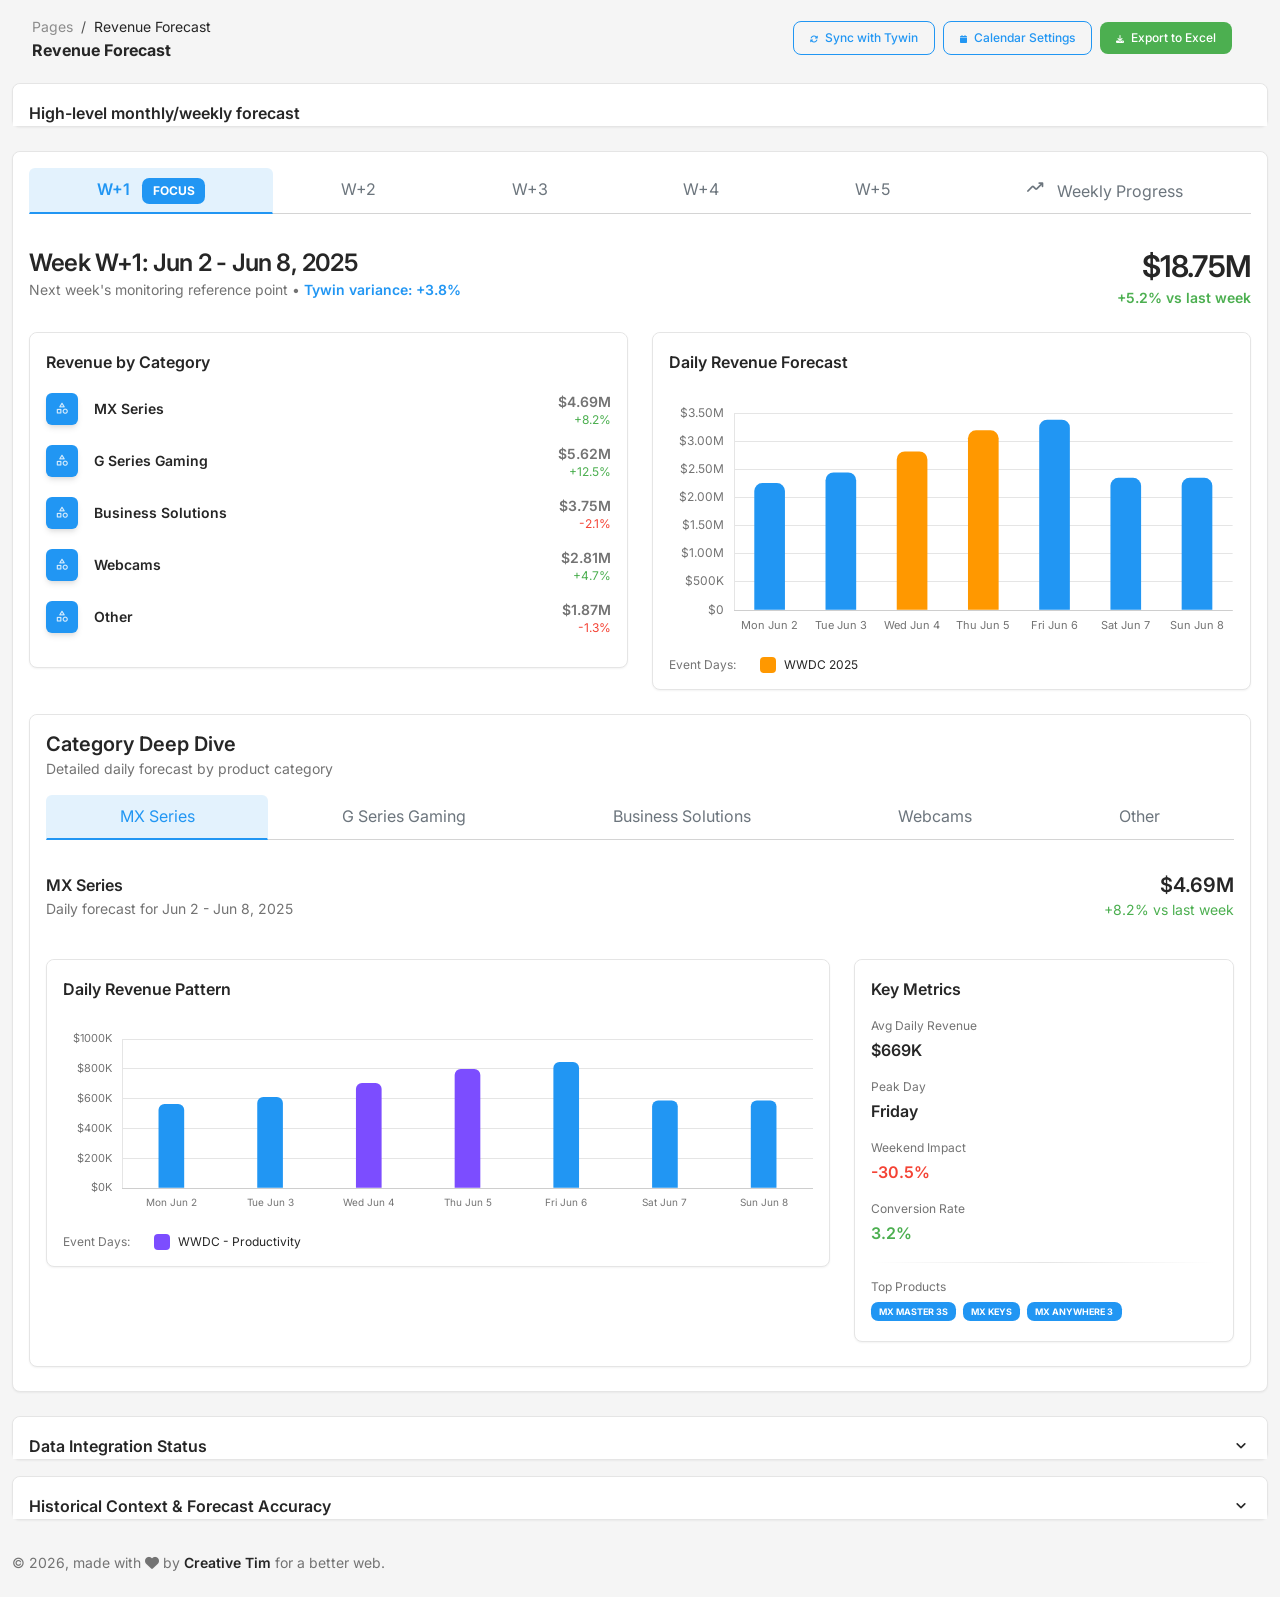
<file: custom-pages/logi-standalone/index.html>
<!DOCTYPE html>
<html lang="en">

<head>
  <meta charset="utf-8" />
  <meta name="viewport" content="width=device-width, initial-scale=1, shrink-to-fit=no">
  <link rel="apple-touch-icon" sizes="76x76" href="assets/img/apple-icon.png">
  <link rel="icon" type="image/png" href="assets/img/favicon.png">
  <title>
    Revenue Forecast - Material Dashboard 2 PRO
  </title>
  <!--     Fonts and icons     -->
  <link rel="stylesheet" type="text/css" href="https://fonts.googleapis.com/css?family=Inter:300,400,500,600,700,900" />
  <!-- Nucleo Icons -->
  <link href="assets/css/nucleo-icons.css" rel="stylesheet" />
  <link href="assets/css/nucleo-svg.css" rel="stylesheet" />
  <!-- Font Awesome Icons -->
  <link rel="stylesheet" href="https://cdnjs.cloudflare.com/ajax/libs/font-awesome/6.7.1/css/all.min.css" integrity="sha512-5Hs3dF2AEPkpNAR7UiOHba+lRSJNeM2ECkwxUIxC1Q/FLycGTbNapWXB4tP889k5T5Ju8fs4b1P5z/iB4nMfSQ==" crossorigin="anonymous" referrerpolicy="no-referrer">
  <!-- Material Icons -->
  <link rel="stylesheet" href="https://fonts.googleapis.com/css2?family=Material+Symbols+Rounded:opsz,wght,FILL,GRAD@24,400,0,0" />
  <!-- CSS Files -->
  <link id="pagestyle" href="assets/css/material-dashboard.css?v=3.1.0" rel="stylesheet" />
  <!-- Custom Dashboard Overrides -->
  <link href="assets/css/custom-dashboard.css" rel="stylesheet" />
</head>

<body class="bg-gray-100">
  <main class="main-content position-relative max-height-vh-100 h-100">
    <!-- Navbar -->
    <nav class="navbar navbar-main navbar-expand-lg px-0 mx-3 shadow-none border-radius-xl" id="navbarBlur" navbar-scroll="true">
      <div class="container-fluid py-1 px-3">
        <nav aria-label="breadcrumb">
          <ol class="breadcrumb bg-transparent mb-0 pb-0 pt-1 px-0 me-sm-6 me-5">
            <li class="breadcrumb-item text-sm"><a class="opacity-5 text-dark" href="javascript:;">Pages</a></li>
            <li class="breadcrumb-item text-sm text-dark active" aria-current="page">Revenue Forecast</li>
          </ol>
          <h6 class="font-weight-bolder mb-0">Revenue Forecast</h6>
        </nav>
        <div class="collapse navbar-collapse mt-sm-0 mt-2 me-md-0 me-sm-4" id="navbar">
          <div class="ms-md-auto pe-md-3 d-flex align-items-center">
            <!-- Action buttons -->
            <div class="d-flex align-items-center">
              <button class="btn btn-outline-primary btn-sm mb-0 me-2" style="border-color: #2196f3; color: #2196f3;" onmouseover="this.style.backgroundColor='#2196f3'; this.style.color='white';" onmouseout="this.style.backgroundColor='transparent'; this.style.color='#2196f3';">
                <i class="fas fa-sync-alt me-1"></i> Sync with Tywin
              </button>
              <button class="btn btn-outline-primary btn-sm mb-0 me-2" style="border-color: #2196f3; color: #2196f3;" onmouseover="this.style.backgroundColor='#2196f3'; this.style.color='white';" onmouseout="this.style.backgroundColor='transparent'; this.style.color='#2196f3';">
                <i class="fas fa-calendar me-1"></i> Calendar Settings
              </button>
              <button class="btn btn-sm mb-0 text-white" style="background-color: #4caf50; border: none;" onmouseover="this.style.backgroundColor='#388e3c';" onmouseout="this.style.backgroundColor='#4caf50';">
                <i class="fas fa-download me-1"></i> Export to Excel
              </button>
            </div>
          </div>
        </div>
      </div>
    </nav>
    <!-- End Navbar -->

    <div class="container-fluid py-2">
      <div class="row">
        <div class="col-12">
          <!-- Header Card -->
          <div class="card mb-4">
            <div class="card-header pb-0 p-3">
              <div class="row">
                <div class="col-6 d-flex align-items-center">
                  <h6 class="mb-0">High-level monthly/weekly forecast</h6>
                </div>
              </div>
            </div>
          </div>

          <!-- Week Selector Tabs -->
          <div class="card">
            <div class="card-header pb-0 px-3">
              <ul class="nav nav-tabs nav-fill" role="tablist">
                <li class="nav-item">
                  <a class="nav-link active" data-bs-toggle="tab" href="#week-1" role="tab" aria-controls="week-1" aria-selected="true">
                    <span class="font-weight-bold">W+1</span>
                    <span class="badge ms-2 text-white" style="background-color: #2196f3;">Focus</span>
                  </a>
                </li>
                <li class="nav-item">
                  <a class="nav-link" data-bs-toggle="tab" href="#week-2" role="tab" aria-controls="week-2" aria-selected="false">
                    W+2
                  </a>
                </li>
                <li class="nav-item">
                  <a class="nav-link" data-bs-toggle="tab" href="#week-3" role="tab" aria-controls="week-3" aria-selected="false">
                    W+3
                  </a>
                </li>
                <li class="nav-item">
                  <a class="nav-link" data-bs-toggle="tab" href="#week-4" role="tab" aria-controls="week-4" aria-selected="false">
                    W+4
                  </a>
                </li>
                <li class="nav-item">
                  <a class="nav-link" data-bs-toggle="tab" href="#week-5" role="tab" aria-controls="week-5" aria-selected="false">
                    W+5
                  </a>
                </li>
                <li class="nav-item">
                  <a class="nav-link" data-bs-toggle="tab" href="#weekly-progress" role="tab" aria-controls="weekly-progress" aria-selected="false">
                    <i class="material-symbols-rounded me-2">trending_up</i>
                    Weekly Progress
                  </a>
                </li>
              </ul>
            </div>
            <div class="card-body px-0 pb-2">
              <div class="tab-content">
                <!-- Week 1 Tab -->
                <div class="tab-pane fade show active" id="week-1" role="tabpanel">
                  <div class="p-3">
                    <div class="row week-header">
                      <div class="col-lg-8">
                        <h4 class="mb-0">Week W+1: Jun 2 - Jun 8, 2025</h4>
                        <p class="text-sm text-muted mb-0">Next week's monitoring reference point • <span class="text-primary font-weight-bold">Tywin variance: <span class="tywin-variance">+3.8%</span></span></p>
                      </div>
                      <div class="col-lg-4 text-lg-end">
                        <h3 class="mb-0 week-revenue">$18.75M</h3>
                        <p class="text-sm text-success font-weight-bold mb-0 week-change">+5.2% vs last week</p>
                      </div>
                    </div>
                    
                    <!-- Revenue Summary Cards -->
                    <div class="row mt-4">
                      <div class="col-lg-6">
                        <div class="card">
                          <div class="card-header pb-0 p-3">
                            <h6 class="mb-0">Revenue by Category</h6>
                          </div>
                          <div class="card-body p-3">
                            <div id="category-breakdown-1" class="category-list">
                              <!-- Categories will be populated by JavaScript -->
                            </div>
                          </div>
                        </div>
                      </div>
                      <div class="col-lg-6">
                        <div class="card">
                          <div class="card-header pb-0 p-3">
                            <h6 class="mb-0">Daily Revenue Forecast</h6>
                          </div>
                          <div class="card-body p-3">
                            <div style="position: relative; height: 250px;">
                              <canvas id="daily-chart-1"></canvas>
                            </div>
                            <div class="mt-3" id="event-legend-1">
                              <!-- Event legend will be populated by JavaScript -->
                            </div>
                          </div>
                        </div>
                      </div>
                    </div>
                    
                    <!-- Category Deep Dive for Week 1 -->
                    <div class="row mt-4">
                      <div class="col-12">
                        <div class="card">
                          <div class="card-header pb-0 px-3">
                            <div class="row">
                              <div class="col-6">
                                <h5 class="mb-0">Category Deep Dive</h5>
                                <p class="text-sm text-muted mb-0">Detailed daily forecast by product category</p>
                              </div>
                            </div>
                            <ul class="nav nav-tabs nav-fill mt-3" role="tablist">
                              <li class="nav-item">
                                <a class="nav-link active" data-bs-toggle="tab" href="#cat-mx-1" role="tab" aria-selected="true">
                                  MX Series
                                </a>
                              </li>
                              <li class="nav-item">
                                <a class="nav-link" data-bs-toggle="tab" href="#cat-gaming-1" role="tab" aria-selected="false">
                                  G Series Gaming
                                </a>
                              </li>
                              <li class="nav-item">
                                <a class="nav-link" data-bs-toggle="tab" href="#cat-business-1" role="tab" aria-selected="false">
                                  Business Solutions
                                </a>
                              </li>
                              <li class="nav-item">
                                <a class="nav-link" data-bs-toggle="tab" href="#cat-webcams-1" role="tab" aria-selected="false">
                                  Webcams
                                </a>
                              </li>
                              <li class="nav-item">
                                <a class="nav-link" data-bs-toggle="tab" href="#cat-other-1" role="tab" aria-selected="false">
                                  Other
                                </a>
                              </li>
                            </ul>
                          </div>
                          <div class="card-body px-0 pb-2">
                            <div class="tab-content">
                              <!-- MX Series Tab -->
                              <div class="tab-pane fade show active" id="cat-mx-1" role="tabpanel">
                                <div class="p-3">
                                  <div class="row">
                                    <div class="col-lg-8">
                                      <h6 class="mb-0">MX Series</h6>
                                      <p class="text-sm text-muted">Daily forecast for Jun 2 - Jun 8, 2025</p>
                                    </div>
                                    <div class="col-lg-4 text-lg-end">
                                      <h5 class="mb-0">$4.69M</h5>
                                      <p class="text-sm text-success mb-0">+8.2% vs last week</p>
                                    </div>
                                  </div>
                                  
                                  <div class="row mt-4">
                                    <div class="col-lg-8">
                                      <div class="card">
                                        <div class="card-header pb-0 p-3">
                                          <h6 class="mb-0">Daily Revenue Pattern</h6>
                                        </div>
                                        <div class="card-body p-3">
                                          <div style="position: relative; height: 200px;">
                                            <canvas id="cat-chart-mx-1"></canvas>
                                          </div>
                                          <div class="mt-3" id="event-legend-mx-1">
                                            <!-- Event legend will be populated by JavaScript -->
                                          </div>
                                        </div>
                                      </div>
                                    </div>
                                    <div class="col-lg-4">
                                      <div class="card h-100">
                                        <div class="card-header pb-0 p-3">
                                          <h6 class="mb-0">Key Metrics</h6>
                                        </div>
                                        <div class="card-body p-3">
                                          <div class="mb-3">
                                            <p class="text-xs text-secondary mb-1">Avg Daily Revenue</p>
                                            <h6 class="mb-0">$669K</h6>
                                          </div>
                                          <div class="mb-3">
                                            <p class="text-xs text-secondary mb-1">Peak Day</p>
                                            <h6 class="mb-0">Friday</h6>
                                          </div>
                                          <div class="mb-3">
                                            <p class="text-xs text-secondary mb-1">Weekend Impact</p>
                                            <h6 class="mb-0 text-danger">-30.5%</h6>
                                          </div>
                                          <div class="mb-3">
                                            <p class="text-xs text-secondary mb-1">Conversion Rate</p>
                                            <h6 class="mb-0 text-success">3.2%</h6>
                                          </div>
                                          <hr class="horizontal dark my-3">
                                          <p class="text-xs text-secondary mb-2">Top Products</p>
                                          <div class="text-xs">
                                            <div class="badge me-1 mb-1 text-white" style="background-color: #2196f3;">MX Master 3S</div>
                                            <div class="badge me-1 mb-1 text-white" style="background-color: #2196f3;">MX Keys</div>
                                            <div class="badge me-1 mb-1 text-white" style="background-color: #2196f3;">MX Anywhere 3</div>
                                          </div>
                                        </div>
                                      </div>
                                    </div>
                                  </div>
                                </div>
                              </div>
                              
                              <!-- G Series Gaming Tab -->
                              <div class="tab-pane fade" id="cat-gaming-1" role="tabpanel">
                                <div class="p-3">
                                  <div class="row">
                                    <div class="col-lg-8">
                                      <h6 class="mb-0">G Series Gaming</h6>
                                      <p class="text-sm text-muted">Daily forecast for Jun 2 - Jun 8, 2025</p>
                                    </div>
                                    <div class="col-lg-4 text-lg-end">
                                      <h5 class="mb-0">$5.62M</h5>
                                      <p class="text-sm text-success mb-0">+12.5% vs last week</p>
                                    </div>
                                  </div>
                                  
                                  <div class="row mt-4">
                                    <div class="col-lg-8">
                                      <div class="card">
                                        <div class="card-header pb-0 p-3">
                                          <h6 class="mb-0">Daily Revenue Pattern</h6>
                                        </div>
                                        <div class="card-body p-3">
                                          <div style="position: relative; height: 200px;">
                                            <canvas id="cat-chart-gaming-1"></canvas>
                                          </div>
                                          <div class="mt-3" id="event-legend-gaming-1">
                                            <!-- Event legend will be populated by JavaScript -->
                                          </div>
                                        </div>
                                      </div>
                                    </div>
                                    <div class="col-lg-4">
                                      <div class="card h-100">
                                        <div class="card-header pb-0 p-3">
                                          <h6 class="mb-0">Key Metrics</h6>
                                        </div>
                                        <div class="card-body p-3">
                                          <div class="mb-3">
                                            <p class="text-xs text-secondary mb-1">Avg Daily Revenue</p>
                                            <h6 class="mb-0">$803K</h6>
                                          </div>
                                          <div class="mb-3">
                                            <p class="text-xs text-secondary mb-1">Peak Day</p>
                                            <h6 class="mb-0">Friday</h6>
                                          </div>
                                          <div class="mb-3">
                                            <p class="text-xs text-secondary mb-1">Weekend Impact</p>
                                            <h6 class="mb-0 text-danger">-30.6%</h6>
                                          </div>
                                          <div class="mb-3">
                                            <p class="text-xs text-secondary mb-1">Conversion Rate</p>
                                            <h6 class="mb-0 text-success">2.8%</h6>
                                          </div>
                                          <hr class="horizontal dark my-3">
                                          <p class="text-xs text-secondary mb-2">Top Products</p>
                                          <div class="text-xs">
                                            <div class="badge me-1 mb-1 text-white" style="background-color: #2196f3;">G PRO X SUPERLIGHT 2</div>
                                            <div class="badge me-1 mb-1 text-white" style="background-color: #2196f3;">G502 X</div>
                                            <div class="badge me-1 mb-1 text-white" style="background-color: #2196f3;">G915 TKL</div>
                                          </div>
                                        </div>
                                      </div>
                                    </div>
                                  </div>
                                </div>
                              </div>
                              
                              <!-- Business Solutions Tab -->
                              <div class="tab-pane fade" id="cat-business-1" role="tabpanel">
                                <div class="p-3">
                                  <div class="row">
                                    <div class="col-lg-8">
                                      <h6 class="mb-0">Business Solutions</h6>
                                      <p class="text-sm text-muted">Daily forecast for Jun 2 - Jun 8, 2025</p>
                                    </div>
                                    <div class="col-lg-4 text-lg-end">
                                      <h5 class="mb-0">$3.75M</h5>
                                      <p class="text-sm text-danger mb-0">-2.1% vs last week</p>
                                    </div>
                                  </div>
                                  
                                  <div class="row mt-4">
                                    <div class="col-lg-8">
                                      <div class="card">
                                        <div class="card-header pb-0 p-3">
                                          <h6 class="mb-0">Daily Revenue Pattern</h6>
                                        </div>
                                        <div class="card-body p-3">
                                          <div style="position: relative; height: 200px;">
                                            <canvas id="cat-chart-business-1"></canvas>
                                          </div>
                                          <div class="mt-3" id="event-legend-business-1">
                                            <!-- Event legend will be populated by JavaScript -->
                                          </div>
                                        </div>
                                      </div>
                                    </div>
                                    <div class="col-lg-4">
                                      <div class="card h-100">
                                        <div class="card-header pb-0 p-3">
                                          <h6 class="mb-0">Key Metrics</h6>
                                        </div>
                                        <div class="card-body p-3">
                                          <div class="mb-3">
                                            <p class="text-xs text-secondary mb-1">Avg Daily Revenue</p>
                                            <h6 class="mb-0">$536K</h6>
                                          </div>
                                          <div class="mb-3">
                                            <p class="text-xs text-secondary mb-1">Peak Day</p>
                                            <h6 class="mb-0">Friday</h6>
                                          </div>
                                          <div class="mb-3">
                                            <p class="text-xs text-secondary mb-1">Weekend Impact</p>
                                            <h6 class="mb-0 text-danger">-30.6%</h6>
                                          </div>
                                          <div class="mb-3">
                                            <p class="text-xs text-secondary mb-1">Conversion Rate</p>
                                            <h6 class="mb-0 text-success">5.1%</h6>
                                          </div>
                                          <hr class="horizontal dark my-3">
                                          <p class="text-xs text-secondary mb-2">Top Products</p>
                                          <div class="text-xs">
                                            <div class="badge me-1 mb-1 text-white" style="background-color: #2196f3;">Rally Bar</div>
                                            <div class="badge me-1 mb-1 text-white" style="background-color: #2196f3;">MeetUp 2</div>
                                            <div class="badge me-1 mb-1 text-white" style="background-color: #2196f3;">Tap IP</div>
                                          </div>
                                        </div>
                                      </div>
                                    </div>
                                  </div>
                                </div>
                              </div>
                              
                              <!-- Webcams Tab -->
                              <div class="tab-pane fade" id="cat-webcams-1" role="tabpanel">
                                <div class="p-3">
                                  <div class="row">
                                    <div class="col-lg-8">
                                      <h6 class="mb-0">Webcams</h6>
                                      <p class="text-sm text-muted">Daily forecast for Jun 2 - Jun 8, 2025</p>
                                    </div>
                                    <div class="col-lg-4 text-lg-end">
                                      <h5 class="mb-0">$2.81M</h5>
                                      <p class="text-sm text-success mb-0">+4.7% vs last week</p>
                                    </div>
                                  </div>
                                  
                                  <div class="row mt-4">
                                    <div class="col-lg-8">
                                      <div class="card">
                                        <div class="card-header pb-0 p-3">
                                          <h6 class="mb-0">Daily Revenue Pattern</h6>
                                        </div>
                                        <div class="card-body p-3">
                                          <div style="position: relative; height: 200px;">
                                            <canvas id="cat-chart-webcams-1"></canvas>
                                          </div>
                                          <div class="mt-3" id="event-legend-webcams-1">
                                            <!-- Event legend will be populated by JavaScript -->
                                          </div>
                                        </div>
                                      </div>
                                    </div>
                                    <div class="col-lg-4">
                                      <div class="card h-100">
                                        <div class="card-header pb-0 p-3">
                                          <h6 class="mb-0">Key Metrics</h6>
                                        </div>
                                        <div class="card-body p-3">
                                          <div class="mb-3">
                                            <p class="text-xs text-secondary mb-1">Avg Daily Revenue</p>
                                            <h6 class="mb-0">$402K</h6>
                                          </div>
                                          <div class="mb-3">
                                            <p class="text-xs text-secondary mb-1">Peak Day</p>
                                            <h6 class="mb-0">Friday</h6>
                                          </div>
                                          <div class="mb-3">
                                            <p class="text-xs text-secondary mb-1">Weekend Impact</p>
                                            <h6 class="mb-0 text-danger">-30.5%</h6>
                                          </div>
                                          <div class="mb-3">
                                            <p class="text-xs text-secondary mb-1">Conversion Rate</p>
                                            <h6 class="mb-0 text-success">4.2%</h6>
                                          </div>
                                          <hr class="horizontal dark my-3">
                                          <p class="text-xs text-secondary mb-2">Top Products</p>
                                          <div class="text-xs">
                                            <div class="badge me-1 mb-1 text-white" style="background-color: #2196f3;">Brio 4K</div>
                                            <div class="badge me-1 mb-1 text-white" style="background-color: #2196f3;">C920s</div>
                                            <div class="badge me-1 mb-1 text-white" style="background-color: #2196f3;">StreamCam</div>
                                          </div>
                                        </div>
                                      </div>
                                    </div>
                                  </div>
                                </div>
                              </div>
                              
                              <!-- Other Tab -->
                              <div class="tab-pane fade" id="cat-other-1" role="tabpanel">
                                <div class="p-3">
                                  <div class="row">
                                    <div class="col-lg-8">
                                      <h6 class="mb-0">Other Products</h6>
                                      <p class="text-sm text-muted">Daily forecast for Jun 2 - Jun 8, 2025</p>
                                    </div>
                                    <div class="col-lg-4 text-lg-end">
                                      <h5 class="mb-0">$1.87M</h5>
                                      <p class="text-sm text-danger mb-0">-1.3% vs last week</p>
                                    </div>
                                  </div>
                                  
                                  <div class="row mt-4">
                                    <div class="col-lg-8">
                                      <div class="card">
                                        <div class="card-header pb-0 p-3">
                                          <h6 class="mb-0">Daily Revenue Pattern</h6>
                                        </div>
                                        <div class="card-body p-3">
                                          <div style="position: relative; height: 200px;">
                                            <canvas id="cat-chart-other-1"></canvas>
                                          </div>
                                          <div class="mt-3" id="event-legend-other-1">
                                            <!-- Event legend will be populated by JavaScript -->
                                          </div>
                                        </div>
                                      </div>
                                    </div>
                                    <div class="col-lg-4">
                                      <div class="card h-100">
                                        <div class="card-header pb-0 p-3">
                                          <h6 class="mb-0">Key Metrics</h6>
                                        </div>
                                        <div class="card-body p-3">
                                          <div class="mb-3">
                                            <p class="text-xs text-secondary mb-1">Avg Daily Revenue</p>
                                            <h6 class="mb-0">$268K</h6>
                                          </div>
                                          <div class="mb-3">
                                            <p class="text-xs text-secondary mb-1">Peak Day</p>
                                            <h6 class="mb-0">Friday</h6>
                                          </div>
                                          <div class="mb-3">
                                            <p class="text-xs text-secondary mb-1">Weekend Impact</p>
                                            <h6 class="mb-0 text-danger">-30.6%</h6>
                                          </div>
                                          <div class="mb-3">
                                            <p class="text-xs text-secondary mb-1">Conversion Rate</p>
                                            <h6 class="mb-0 text-success">2.1%</h6>
                                          </div>
                                          <hr class="horizontal dark my-3">
                                          <p class="text-xs text-secondary mb-2">Top Products</p>
                                          <div class="text-xs">
                                            <div class="badge me-1 mb-1 text-white" style="background-color: #2196f3;">iPad Accessories</div>
                                            <div class="badge me-1 mb-1 text-white" style="background-color: #2196f3;">Speakers</div>
                                            <div class="badge me-1 mb-1 text-white" style="background-color: #2196f3;">Presenters</div>
                                          </div>
                                        </div>
                                      </div>
                                    </div>
                                  </div>
                                </div>
                              </div>
                            </div>
                          </div>
                        </div>
                      </div>
                    </div>
                  </div>
                </div>
                
                <!-- Other week tabs -->
                <div class="tab-pane fade" id="week-2" role="tabpanel">
                  <div class="p-3">
                    <div class="row week-header">
                      <div class="col-lg-8">
                        <h4 class="mb-0">Week W+2: Jun 9 - Jun 15, 2025</h4>
                        <p class="text-sm text-muted mb-0">Next week's monitoring reference point • <span class="text-primary font-weight-bold">Tywin variance: <span class="tywin-variance">+1.2%</span></span></p>
                      </div>
                      <div class="col-lg-4 text-lg-end">
                        <h3 class="mb-0 week-revenue">$17.89M</h3>
                        <p class="text-sm text-danger font-weight-bold mb-0 week-change">-4.6% vs last week</p>
                      </div>
                    </div>
                    
                    <div class="row mt-4">
                      <div class="col-lg-6">
                        <div class="card">
                          <div class="card-header pb-0 p-3">
                            <h6 class="mb-0">Revenue by Category</h6>
                          </div>
                          <div class="card-body p-3">
                            <div id="category-breakdown-2" class="category-list"></div>
                          </div>
                        </div>
                      </div>
                      <div class="col-lg-6">
                        <div class="card">
                          <div class="card-header pb-0 p-3">
                            <h6 class="mb-0">Daily Revenue Forecast</h6>
                          </div>
                          <div class="card-body p-3">
                            <div style="position: relative; height: 250px;">
                              <canvas id="daily-chart-2"></canvas>
                            </div>
                            <div class="mt-3" id="event-legend-2">
                              <!-- Event legend will be populated by JavaScript -->
                            </div>
                          </div>
                        </div>
                      </div>
                    </div>
                    
                    <!-- Category Deep Dive for Week 2 -->
                    <div class="row mt-4">
                      <div class="col-12">
                        <div class="card">
                          <div class="card-header pb-0 px-3">
                            <div class="row">
                              <div class="col-6">
                                <h5 class="mb-0">Category Deep Dive</h5>
                                <p class="text-sm text-muted mb-0">Detailed daily forecast by product category</p>
                              </div>
                            </div>
                            <ul class="nav nav-tabs nav-fill mt-3" role="tablist">
                              <li class="nav-item">
                                <a class="nav-link active" data-bs-toggle="tab" href="#cat-mx-2" role="tab" aria-selected="true">
                                  MX Series
                                </a>
                              </li>
                              <li class="nav-item">
                                <a class="nav-link" data-bs-toggle="tab" href="#cat-gaming-2" role="tab" aria-selected="false">
                                  G Series Gaming
                                </a>
                              </li>
                              <li class="nav-item">
                                <a class="nav-link" data-bs-toggle="tab" href="#cat-business-2" role="tab" aria-selected="false">
                                  Business Solutions
                                </a>
                              </li>
                              <li class="nav-item">
                                <a class="nav-link" data-bs-toggle="tab" href="#cat-webcams-2" role="tab" aria-selected="false">
                                  Webcams
                                </a>
                              </li>
                              <li class="nav-item">
                                <a class="nav-link" data-bs-toggle="tab" href="#cat-other-2" role="tab" aria-selected="false">
                                  Other
                                </a>
                              </li>
                            </ul>
                          </div>
                          <div class="card-body px-0 pb-2">
                            <div class="tab-content">
                              <!-- MX Series Tab -->
                              <div class="tab-pane fade show active" id="cat-mx-2" role="tabpanel">
                                <div class="p-3">
                                  <div class="row">
                                    <div class="col-lg-8">
                                      <h6 class="mb-0">MX Series</h6>
                                      <p class="text-sm text-muted">Daily forecast for Jun 9 - Jun 15, 2025</p>
                                    </div>
                                    <div class="col-lg-4 text-lg-end">
                                      <h5 class="mb-0">$4.47M</h5>
                                      <p class="text-sm text-danger mb-0">-2.8% vs last week</p>
                                    </div>
                                  </div>
                                  
                                  <div class="row mt-4">
                                    <div class="col-lg-8">
                                      <div class="card">
                                        <div class="card-header pb-0 p-3">
                                          <h6 class="mb-0">Daily Revenue Pattern</h6>
                                        </div>
                                        <div class="card-body p-3">
                                          <div style="position: relative; height: 200px;">
                                            <canvas id="cat-chart-mx-2"></canvas>
                                          </div>
                                          <div class="mt-3" id="event-legend-mx-2">
                                            <!-- Event legend will be populated by JavaScript -->
                                          </div>
                                        </div>
                                      </div>
                                    </div>
                                    <div class="col-lg-4">
                                      <div class="card h-100">
                                        <div class="card-header pb-0 p-3">
                                          <h6 class="mb-0">Key Metrics</h6>
                                        </div>
                                        <div class="card-body p-3">
                                          <div class="mb-3">
                                            <p class="text-xs text-secondary mb-1">Avg Daily Revenue</p>
                                            <h6 class="mb-0">$639K</h6>
                                          </div>
                                          <div class="mb-3">
                                            <p class="text-xs text-secondary mb-1">Peak Day</p>
                                            <h6 class="mb-0">Friday</h6>
                                          </div>
                                          <div class="mb-3">
                                            <p class="text-xs text-secondary mb-1">Weekend Impact</p>
                                            <h6 class="mb-0 text-danger">-30.5%</h6>
                                          </div>
                                          <div class="mb-3">
                                            <p class="text-xs text-secondary mb-1">Conversion Rate</p>
                                            <h6 class="mb-0 text-success">3.1%</h6>
                                          </div>
                                          <hr class="horizontal dark my-3">
                                          <p class="text-xs text-secondary mb-2">Top Products</p>
                                          <div class="text-xs">
                                            <div class="badge me-1 mb-1 text-white" style="background-color: #2196f3;">MX Master 3S</div>
                                            <div class="badge me-1 mb-1 text-white" style="background-color: #2196f3;">MX Keys</div>
                                            <div class="badge me-1 mb-1 text-white" style="background-color: #2196f3;">MX Anywhere 3</div>
                                          </div>
                                        </div>
                                      </div>
                                    </div>
                                  </div>
                                </div>
                              </div>
                              
                              <!-- G Series Gaming Tab -->
                              <div class="tab-pane fade" id="cat-gaming-2" role="tabpanel">
                                <div class="p-3">
                                  <div class="row">
                                    <div class="col-lg-8">
                                      <h6 class="mb-0">G Series Gaming</h6>
                                      <p class="text-sm text-muted">Daily forecast for Jun 9 - Jun 15, 2025</p>
                                    </div>
                                    <div class="col-lg-4 text-lg-end">
                                      <h5 class="mb-0">$5.37M</h5>
                                      <p class="text-sm text-success mb-0">+2.1% vs last week</p>
                                    </div>
                                  </div>
                                  
                                  <div class="row mt-4">
                                    <div class="col-lg-8">
                                      <div class="card">
                                        <div class="card-header pb-0 p-3">
                                          <h6 class="mb-0">Daily Revenue Pattern</h6>
                                        </div>
                                        <div class="card-body p-3">
                                          <div style="position: relative; height: 200px;">
                                            <canvas id="cat-chart-gaming-2"></canvas>
                                          </div>
                                          <div class="mt-3" id="event-legend-gaming-2">
                                            <!-- Event legend will be populated by JavaScript -->
                                          </div>
                                        </div>
                                      </div>
                                    </div>
                                    <div class="col-lg-4">
                                      <div class="card h-100">
                                        <div class="card-header pb-0 p-3">
                                          <h6 class="mb-0">Key Metrics</h6>
                                        </div>
                                        <div class="card-body p-3">
                                          <div class="mb-3">
                                            <p class="text-xs text-secondary mb-1">Avg Daily Revenue</p>
                                            <h6 class="mb-0">$767K</h6>
                                          </div>
                                          <div class="mb-3">
                                            <p class="text-xs text-secondary mb-1">Peak Day</p>
                                            <h6 class="mb-0">Friday</h6>
                                          </div>
                                          <div class="mb-3">
                                            <p class="text-xs text-secondary mb-1">Weekend Impact</p>
                                            <h6 class="mb-0 text-danger">-30.6%</h6>
                                          </div>
                                          <div class="mb-3">
                                            <p class="text-xs text-secondary mb-1">Conversion Rate</p>
                                            <h6 class="mb-0 text-success">2.9%</h6>
                                          </div>
                                          <hr class="horizontal dark my-3">
                                          <p class="text-xs text-secondary mb-2">Top Products</p>
                                          <div class="text-xs">
                                            <div class="badge me-1 mb-1 text-white" style="background-color: #2196f3;">G PRO X SUPERLIGHT 2</div>
                                            <div class="badge me-1 mb-1 text-white" style="background-color: #2196f3;">G502 X</div>
                                            <div class="badge me-1 mb-1 text-white" style="background-color: #2196f3;">G915 TKL</div>
                                          </div>
                                        </div>
                                      </div>
                                    </div>
                                  </div>
                                </div>
                              </div>
                              
                              <!-- Business Solutions Tab -->
                              <div class="tab-pane fade" id="cat-business-2" role="tabpanel">
                                <div class="p-3">
                                  <div class="row">
                                    <div class="col-lg-8">
                                      <h6 class="mb-0">Business Solutions</h6>
                                      <p class="text-sm text-muted">Daily forecast for Jun 9 - Jun 15, 2025</p>
                                    </div>
                                    <div class="col-lg-4 text-lg-end">
                                      <h5 class="mb-0">$3.58M</h5>
                                      <p class="text-sm text-danger mb-0">-5.8% vs last week</p>
                                    </div>
                                  </div>
                                  
                                  <div class="row mt-4">
                                    <div class="col-lg-8">
                                      <div class="card">
                                        <div class="card-header pb-0 p-3">
                                          <h6 class="mb-0">Daily Revenue Pattern</h6>
                                        </div>
                                        <div class="card-body p-3">
                                          <div style="position: relative; height: 200px;">
                                            <canvas id="cat-chart-business-2"></canvas>
                                          </div>
                                          <div class="mt-3" id="event-legend-business-2">
                                            <!-- Event legend will be populated by JavaScript -->
                                          </div>
                                        </div>
                                      </div>
                                    </div>
                                    <div class="col-lg-4">
                                      <div class="card h-100">
                                        <div class="card-header pb-0 p-3">
                                          <h6 class="mb-0">Key Metrics</h6>
                                        </div>
                                        <div class="card-body p-3">
                                          <div class="mb-3">
                                            <p class="text-xs text-secondary mb-1">Avg Daily Revenue</p>
                                            <h6 class="mb-0">$511K</h6>
                                          </div>
                                          <div class="mb-3">
                                            <p class="text-xs text-secondary mb-1">Peak Day</p>
                                            <h6 class="mb-0">Thursday</h6>
                                          </div>
                                          <div class="mb-3">
                                            <p class="text-xs text-secondary mb-1">Weekend Impact</p>
                                            <h6 class="mb-0 text-danger">-25.3%</h6>
                                          </div>
                                          <div class="mb-3">
                                            <p class="text-xs text-secondary mb-1">Conversion Rate</p>
                                            <h6 class="mb-0 text-success">2.4%</h6>
                                          </div>
                                          <hr class="horizontal dark my-3">
                                          <p class="text-xs text-secondary mb-2">Top Products</p>
                                          <div class="text-xs">
                                            <div class="badge me-1 mb-1 text-white" style="background-color: #2196f3;">Rally Bar</div>
                                            <div class="badge me-1 mb-1 text-white" style="background-color: #2196f3;">MeetUp</div>
                                            <div class="badge me-1 mb-1 text-white" style="background-color: #2196f3;">Sync</div>
                                          </div>
                                        </div>
                                      </div>
                                    </div>
                                  </div>
                                </div>
                              </div>
                              
                              <!-- Webcams Tab -->
                              <div class="tab-pane fade" id="cat-webcams-2" role="tabpanel">
                                <div class="p-3">
                                  <div class="row">
                                    <div class="col-lg-8">
                                      <h6 class="mb-0">Webcams</h6>
                                      <p class="text-sm text-muted">Daily forecast for Jun 9 - Jun 15, 2025</p>
                                    </div>
                                    <div class="col-lg-4 text-lg-end">
                                      <h5 class="mb-0">$2.68M</h5>
                                      <p class="text-sm text-danger mb-0">-7.3% vs last week</p>
                                    </div>
                                  </div>
                                  
                                  <div class="row mt-4">
                                    <div class="col-lg-8">
                                      <div class="card">
                                        <div class="card-header pb-0 p-3">
                                          <h6 class="mb-0">Daily Revenue Pattern</h6>
                                        </div>
                                        <div class="card-body p-3">
                                          <div style="position: relative; height: 200px;">
                                            <canvas id="cat-chart-webcams-2"></canvas>
                                          </div>
                                          <div class="mt-3" id="event-legend-webcams-2">
                                            <!-- Event legend will be populated by JavaScript -->
                                          </div>
                                        </div>
                                      </div>
                                    </div>
                                    <div class="col-lg-4">
                                      <div class="card h-100">
                                        <div class="card-header pb-0 p-3">
                                          <h6 class="mb-0">Key Metrics</h6>
                                        </div>
                                        <div class="card-body p-3">
                                          <div class="mb-3">
                                            <p class="text-xs text-secondary mb-1">Avg Daily Revenue</p>
                                            <h6 class="mb-0">$383K</h6>
                                          </div>
                                          <div class="mb-3">
                                            <p class="text-xs text-secondary mb-1">Peak Day</p>
                                            <h6 class="mb-0">Friday</h6>
                                          </div>
                                          <div class="mb-3">
                                            <p class="text-xs text-secondary mb-1">Weekend Impact</p>
                                            <h6 class="mb-0 text-danger">-30.5%</h6>
                                          </div>
                                          <div class="mb-3">
                                            <p class="text-xs text-secondary mb-1">Conversion Rate</p>
                                            <h6 class="mb-0 text-success">4.0%</h6>
                                          </div>
                                          <hr class="horizontal dark my-3">
                                          <p class="text-xs text-secondary mb-2">Top Products</p>
                                          <div class="text-xs">
                                            <div class="badge me-1 mb-1 text-white" style="background-color: #2196f3;">Brio 4K</div>
                                            <div class="badge me-1 mb-1 text-white" style="background-color: #2196f3;">C920s</div>
                                            <div class="badge me-1 mb-1 text-white" style="background-color: #2196f3;">StreamCam</div>
                                          </div>
                                        </div>
                                      </div>
                                    </div>
                                  </div>
                                </div>
                              </div>
                              
                              <!-- Other Tab -->
                              <div class="tab-pane fade" id="cat-other-2" role="tabpanel">
                                <div class="p-3">
                                  <div class="row">
                                    <div class="col-lg-8">
                                      <h6 class="mb-0">Other Products</h6>
                                      <p class="text-sm text-muted">Daily forecast for Jun 9 - Jun 15, 2025</p>
                                    </div>
                                    <div class="col-lg-4 text-lg-end">
                                      <h5 class="mb-0">$1.79M</h5>
                                      <p class="text-sm text-danger mb-0">-4.2% vs last week</p>
                                    </div>
                                  </div>
                                  
                                  <div class="row mt-4">
                                    <div class="col-lg-8">
                                      <div class="card">
                                        <div class="card-header pb-0 p-3">
                                          <h6 class="mb-0">Daily Revenue Pattern</h6>
                                        </div>
                                        <div class="card-body p-3">
                                          <div style="position: relative; height: 200px;">
                                            <canvas id="cat-chart-other-2"></canvas>
                                          </div>
                                          <div class="mt-3" id="event-legend-other-2">
                                            <!-- Event legend will be populated by JavaScript -->
                                          </div>
                                        </div>
                                      </div>
                                    </div>
                                    <div class="col-lg-4">
                                      <div class="card h-100">
                                        <div class="card-header pb-0 p-3">
                                          <h6 class="mb-0">Key Metrics</h6>
                                        </div>
                                        <div class="card-body p-3">
                                          <div class="mb-3">
                                            <p class="text-xs text-secondary mb-1">Avg Daily Revenue</p>
                                            <h6 class="mb-0">$256K</h6>
                                          </div>
                                          <div class="mb-3">
                                            <p class="text-xs text-secondary mb-1">Peak Day</p>
                                            <h6 class="mb-0">Friday</h6>
                                          </div>
                                          <div class="mb-3">
                                            <p class="text-xs text-secondary mb-1">Weekend Impact</p>
                                            <h6 class="mb-0 text-danger">-30.6%</h6>
                                          </div>
                                          <div class="mb-3">
                                            <p class="text-xs text-secondary mb-1">Conversion Rate</p>
                                            <h6 class="mb-0 text-success">2.0%</h6>
                                          </div>
                                          <hr class="horizontal dark my-3">
                                          <p class="text-xs text-secondary mb-2">Top Products</p>
                                          <div class="text-xs">
                                            <div class="badge me-1 mb-1 text-white" style="background-color: #2196f3;">iPad Accessories</div>
                                            <div class="badge me-1 mb-1 text-white" style="background-color: #2196f3;">Speakers</div>
                                            <div class="badge me-1 mb-1 text-white" style="background-color: #2196f3;">Presenters</div>
                                          </div>
                                        </div>
                                      </div>
                                    </div>
                                  </div>
                                </div>
                              </div>
                            </div>
                          </div>
                        </div>
                      </div>
                    </div>
                  </div>
                </div>
                
                <div class="tab-pane fade" id="week-3" role="tabpanel">
                  <div class="p-3">
                    <div class="row week-header">
                      <div class="col-lg-8">
                        <h4 class="mb-0">Week W+3: Jun 16 - Jun 22, 2025</h4>
                        <p class="text-sm text-muted mb-0">Next week's monitoring reference point • <span class="text-primary font-weight-bold">Tywin variance: <span class="tywin-variance">+2.9%</span></span></p>
                      </div>
                      <div class="col-lg-4 text-lg-end">
                        <h3 class="mb-0 week-revenue">$19.24M</h3>
                        <p class="text-sm text-success font-weight-bold mb-0 week-change">+7.5% vs last week</p>
                      </div>
                    </div>
                    
                    <div class="row mt-4">
                      <div class="col-lg-6">
                        <div class="card">
                          <div class="card-header pb-0 p-3">
                            <h6 class="mb-0">Revenue by Category</h6>
                          </div>
                          <div class="card-body p-3">
                            <div id="category-breakdown-3" class="category-list"></div>
                          </div>
                        </div>
                      </div>
                      <div class="col-lg-6">
                        <div class="card">
                          <div class="card-header pb-0 p-3">
                            <h6 class="mb-0">Daily Revenue Forecast</h6>
                          </div>
                          <div class="card-body p-3">
                            <div style="position: relative; height: 250px;">
                              <canvas id="daily-chart-3"></canvas>
                            </div>
                            <div class="mt-3" id="event-legend-3">
                              <!-- Event legend will be populated by JavaScript -->
                            </div>
                          </div>
                        </div>
                      </div>
                    </div>
                    
                    <!-- Category Deep Dive for Week 3 -->
                    <div class="row mt-4">
                      <div class="col-12">
                        <div class="card">
                          <div class="card-header pb-0 px-3">
                            <div class="row">
                              <div class="col-6">
                                <h5 class="mb-0">Category Deep Dive</h5>
                                <p class="text-sm text-muted mb-0">Detailed daily forecast by product category</p>
                              </div>
                            </div>
                            <ul class="nav nav-tabs nav-fill mt-3" role="tablist">
                              <li class="nav-item">
                                <a class="nav-link active" data-bs-toggle="tab" href="#cat-mx-3" role="tab" aria-selected="true">
                                  MX Series
                                </a>
                              </li>
                              <li class="nav-item">
                                <a class="nav-link" data-bs-toggle="tab" href="#cat-gaming-3" role="tab" aria-selected="false">
                                  G Series Gaming
                                </a>
                              </li>
                              <li class="nav-item">
                                <a class="nav-link" data-bs-toggle="tab" href="#cat-business-3" role="tab" aria-selected="false">
                                  Business Solutions
                                </a>
                              </li>
                              <li class="nav-item">
                                <a class="nav-link" data-bs-toggle="tab" href="#cat-webcams-3" role="tab" aria-selected="false">
                                  Webcams
                                </a>
                              </li>
                              <li class="nav-item">
                                <a class="nav-link" data-bs-toggle="tab" href="#cat-other-3" role="tab" aria-selected="false">
                                  Other
                                </a>
                              </li>
                            </ul>
                          </div>
                          <div class="card-body px-0 pb-2">
                            <div class="tab-content">
                              <!-- MX Series Tab -->
                              <div class="tab-pane fade show active" id="cat-mx-3" role="tabpanel">
                                <div class="p-3">
                                  <div class="row">
                                    <div class="col-lg-8">
                                      <h6 class="mb-0">MX Series</h6>
                                      <p class="text-sm text-muted">Daily forecast for Jun 16 - Jun 22, 2025</p>
                                    </div>
                                    <div class="col-lg-4 text-lg-end">
                                      <h5 class="mb-0">$4.81M</h5>
                                      <p class="text-sm text-success mb-0">+7.6% vs last week</p>
                                    </div>
                                  </div>
                                  
                                  <div class="row mt-4">
                                    <div class="col-lg-8">
                                      <div class="card">
                                        <div class="card-header pb-0 p-3">
                                          <h6 class="mb-0">Daily Revenue Pattern</h6>
                                        </div>
                                        <div class="card-body p-3">
                                          <div style="position: relative; height: 200px;">
                                            <canvas id="cat-chart-mx-3"></canvas>
                                          </div>
                                          <div class="mt-3" id="event-legend-mx-3">
                                            <!-- Event legend will be populated by JavaScript -->
                                          </div>
                                        </div>
                                      </div>
                                    </div>
                                    <div class="col-lg-4">
                                      <div class="card h-100">
                                        <div class="card-header pb-0 p-3">
                                          <h6 class="mb-0">Key Metrics</h6>
                                        </div>
                                        <div class="card-body p-3">
                                          <div class="mb-3">
                                            <p class="text-xs text-secondary mb-1">Avg Daily Revenue</p>
                                            <h6 class="mb-0">$687K</h6>
                                          </div>
                                          <div class="mb-3">
                                            <p class="text-xs text-secondary mb-1">Peak Day</p>
                                            <h6 class="mb-0">Friday</h6>
                                          </div>
                                          <div class="mb-3">
                                            <p class="text-xs text-secondary mb-1">Weekend Impact</p>
                                            <h6 class="mb-0 text-danger">-30.5%</h6>
                                          </div>
                                          <div class="mb-3">
                                            <p class="text-xs text-secondary mb-1">Conversion Rate</p>
                                            <h6 class="mb-0 text-success">3.3%</h6>
                                          </div>
                                          <hr class="horizontal dark my-3">
                                          <p class="text-xs text-secondary mb-2">Top Products</p>
                                          <div class="text-xs">
                                            <div class="badge me-1 mb-1 text-white" style="background-color: #2196f3;">MX Master 3S</div>
                                            <div class="badge me-1 mb-1 text-white" style="background-color: #2196f3;">MX Keys</div>
                                            <div class="badge me-1 mb-1 text-white" style="background-color: #2196f3;">MX Anywhere 3</div>
                                          </div>
                                        </div>
                                      </div>
                                    </div>
                                  </div>
                                </div>
                              </div>
                              
                              <!-- G Series Gaming Tab -->
                              <div class="tab-pane fade" id="cat-gaming-3" role="tabpanel">
                                <div class="p-3">
                                  <div class="row">
                                    <div class="col-lg-8">
                                      <h6 class="mb-0">G Series Gaming</h6>
                                      <p class="text-sm text-muted">Daily forecast for Jun 16 - Jun 22, 2025</p>
                                    </div>
                                    <div class="col-lg-4 text-lg-end">
                                      <h5 class="mb-0">$5.77M</h5>
                                      <p class="text-sm text-success mb-0">+7.4% vs last week</p>
                                    </div>
                                  </div>
                                  
                                  <div class="row mt-4">
                                    <div class="col-lg-8">
                                      <div class="card">
                                        <div class="card-header pb-0 p-3">
                                          <h6 class="mb-0">Daily Revenue Pattern</h6>
                                        </div>
                                        <div class="card-body p-3">
                                          <div style="position: relative; height: 200px;">
                                            <canvas id="cat-chart-gaming-3"></canvas>
                                          </div>
                                          <div class="mt-3" id="event-legend-gaming-3">
                                            <!-- Event legend will be populated by JavaScript -->
                                          </div>
                                        </div>
                                      </div>
                                    </div>
                                    <div class="col-lg-4">
                                      <div class="card h-100">
                                        <div class="card-header pb-0 p-3">
                                          <h6 class="mb-0">Key Metrics</h6>
                                        </div>
                                        <div class="card-body p-3">
                                          <div class="mb-3">
                                            <p class="text-xs text-secondary mb-1">Avg Daily Revenue</p>
                                            <h6 class="mb-0">$824K</h6>
                                          </div>
                                          <div class="mb-3">
                                            <p class="text-xs text-secondary mb-1">Peak Day</p>
                                            <h6 class="mb-0">Saturday</h6>
                                          </div>
                                          <div class="mb-3">
                                            <p class="text-xs text-secondary mb-1">Weekend Impact</p>
                                            <h6 class="mb-0 text-success">+15.2%</h6>
                                          </div>
                                          <div class="mb-3">
                                            <p class="text-xs text-secondary mb-1">Conversion Rate</p>
                                            <h6 class="mb-0 text-success">3.0%</h6>
                                          </div>
                                          <hr class="horizontal dark my-3">
                                          <p class="text-xs text-secondary mb-2">Top Products</p>
                                          <div class="text-xs">
                                            <div class="badge me-1 mb-1 text-white" style="background-color: #2196f3;">G PRO X SUPERLIGHT 2</div>
                                            <div class="badge me-1 mb-1 text-white" style="background-color: #2196f3;">G502 X</div>
                                            <div class="badge me-1 mb-1 text-white" style="background-color: #2196f3;">G915 TKL</div>
                                          </div>
                                        </div>
                                      </div>
                                    </div>
                                  </div>
                                </div>
                              </div>
                              
                              <!-- Business Solutions Tab -->
                              <div class="tab-pane fade" id="cat-business-3" role="tabpanel">
                                <div class="p-3">
                                  <div class="row">
                                    <div class="col-lg-8">
                                      <h6 class="mb-0">Business Solutions</h6>
                                      <p class="text-sm text-muted">Daily forecast for Jun 16 - Jun 22, 2025</p>
                                    </div>
                                    <div class="col-lg-4 text-lg-end">
                                      <h5 class="mb-0">$3.85M</h5>
                                      <p class="text-sm text-success mb-0">+7.5% vs last week</p>
                                    </div>
                                  </div>
                                  
                                  <div class="row mt-4">
                                    <div class="col-lg-8">
                                      <div class="card">
                                        <div class="card-header pb-0 p-3">
                                          <h6 class="mb-0">Daily Revenue Pattern</h6>
                                        </div>
                                        <div class="card-body p-3">
                                          <div style="position: relative; height: 200px;">
                                            <canvas id="cat-chart-business-3"></canvas>
                                          </div>
                                          <div class="mt-3" id="event-legend-business-3">
                                            <!-- Event legend will be populated by JavaScript -->
                                          </div>
                                        </div>
                                      </div>
                                    </div>
                                    <div class="col-lg-4">
                                      <div class="card h-100">
                                        <div class="card-header pb-0 p-3">
                                          <h6 class="mb-0">Key Metrics</h6>
                                        </div>
                                        <div class="card-body p-3">
                                          <div class="mb-3">
                                            <p class="text-xs text-secondary mb-1">Avg Daily Revenue</p>
                                            <h6 class="mb-0">$550K</h6>
                                          </div>
                                          <div class="mb-3">
                                            <p class="text-xs text-secondary mb-1">Peak Day</p>
                                            <h6 class="mb-0">Thursday</h6>
                                          </div>
                                          <div class="mb-3">
                                            <p class="text-xs text-secondary mb-1">Weekend Impact</p>
                                            <h6 class="mb-0 text-danger">-25.3%</h6>
                                          </div>
                                          <div class="mb-3">
                                            <p class="text-xs text-secondary mb-1">Conversion Rate</p>
                                            <h6 class="mb-0 text-success">2.6%</h6>
                                          </div>
                                          <hr class="horizontal dark my-3">
                                          <p class="text-xs text-secondary mb-2">Top Products</p>
                                          <div class="text-xs">
                                            <div class="badge me-1 mb-1 text-white" style="background-color: #2196f3;">Rally Bar</div>
                                            <div class="badge me-1 mb-1 text-white" style="background-color: #2196f3;">MeetUp</div>
                                            <div class="badge me-1 mb-1 text-white" style="background-color: #2196f3;">Sync</div>
                                          </div>
                                        </div>
                                      </div>
                                    </div>
                                  </div>
                                </div>
                              </div>
                              
                              <!-- Webcams Tab -->
                              <div class="tab-pane fade" id="cat-webcams-3" role="tabpanel">
                                <div class="p-3">
                                  <div class="row">
                                    <div class="col-lg-8">
                                      <h6 class="mb-0">Webcams</h6>
                                      <p class="text-sm text-muted">Daily forecast for Jun 16 - Jun 22, 2025</p>
                                    </div>
                                    <div class="col-lg-4 text-lg-end">
                                      <h5 class="mb-0">$2.88M</h5>
                                      <p class="text-sm text-success mb-0">+7.5% vs last week</p>
                                    </div>
                                  </div>
                                  
                                  <div class="row mt-4">
                                    <div class="col-lg-8">
                                      <div class="card">
                                        <div class="card-header pb-0 p-3">
                                          <h6 class="mb-0">Daily Revenue Pattern</h6>
                                        </div>
                                        <div class="card-body p-3">
                                          <div style="position: relative; height: 200px;">
                                            <canvas id="cat-chart-webcams-3"></canvas>
                                          </div>
                                          <div class="mt-3" id="event-legend-webcams-3">
                                            <!-- Event legend will be populated by JavaScript -->
                                          </div>
                                        </div>
                                      </div>
                                    </div>
                                    <div class="col-lg-4">
                                      <div class="card h-100">
                                        <div class="card-header pb-0 p-3">
                                          <h6 class="mb-0">Key Metrics</h6>
                                        </div>
                                        <div class="card-body p-3">
                                          <div class="mb-3">
                                            <p class="text-xs text-secondary mb-1">Avg Daily Revenue</p>
                                            <h6 class="mb-0">$412K</h6>
                                          </div>
                                          <div class="mb-3">
                                            <p class="text-xs text-secondary mb-1">Peak Day</p>
                                            <h6 class="mb-0">Friday</h6>
                                          </div>
                                          <div class="mb-3">
                                            <p class="text-xs text-secondary mb-1">Weekend Impact</p>
                                            <h6 class="mb-0 text-danger">-30.5%</h6>
                                          </div>
                                          <div class="mb-3">
                                            <p class="text-xs text-secondary mb-1">Conversion Rate</p>
                                            <h6 class="mb-0 text-success">4.3%</h6>
                                          </div>
                                          <hr class="horizontal dark my-3">
                                          <p class="text-xs text-secondary mb-2">Top Products</p>
                                          <div class="text-xs">
                                            <div class="badge me-1 mb-1 text-white" style="background-color: #2196f3;">Brio 4K</div>
                                            <div class="badge me-1 mb-1 text-white" style="background-color: #2196f3;">C920s</div>
                                            <div class="badge me-1 mb-1 text-white" style="background-color: #2196f3;">StreamCam</div>
                                          </div>
                                        </div>
                                      </div>
                                    </div>
                                  </div>
                                </div>
                              </div>
                              
                              <!-- Other Tab -->
                              <div class="tab-pane fade" id="cat-other-3" role="tabpanel">
                                <div class="p-3">
                                  <div class="row">
                                    <div class="col-lg-8">
                                      <h6 class="mb-0">Other Products</h6>
                                      <p class="text-sm text-muted">Daily forecast for Jun 16 - Jun 22, 2025</p>
                                    </div>
                                    <div class="col-lg-4 text-lg-end">
                                      <h5 class="mb-0">$1.92M</h5>
                                      <p class="text-sm text-success mb-0">+7.3% vs last week</p>
                                    </div>
                                  </div>
                                  
                                  <div class="row mt-4">
                                    <div class="col-lg-8">
                                      <div class="card">
                                        <div class="card-header pb-0 p-3">
                                          <h6 class="mb-0">Daily Revenue Pattern</h6>
                                        </div>
                                        <div class="card-body p-3">
                                          <div style="position: relative; height: 200px;">
                                            <canvas id="cat-chart-other-3"></canvas>
                                          </div>
                                          <div class="mt-3" id="event-legend-other-3">
                                            <!-- Event legend will be populated by JavaScript -->
                                          </div>
                                        </div>
                                      </div>
                                    </div>
                                    <div class="col-lg-4">
                                      <div class="card h-100">
                                        <div class="card-header pb-0 p-3">
                                          <h6 class="mb-0">Key Metrics</h6>
                                        </div>
                                        <div class="card-body p-3">
                                          <div class="mb-3">
                                            <p class="text-xs text-secondary mb-1">Avg Daily Revenue</p>
                                            <h6 class="mb-0">$275K</h6>
                                          </div>
                                          <div class="mb-3">
                                            <p class="text-xs text-secondary mb-1">Peak Day</p>
                                            <h6 class="mb-0">Friday</h6>
                                          </div>
                                          <div class="mb-3">
                                            <p class="text-xs text-secondary mb-1">Weekend Impact</p>
                                            <h6 class="mb-0 text-danger">-30.6%</h6>
                                          </div>
                                          <div class="mb-3">
                                            <p class="text-xs text-secondary mb-1">Conversion Rate</p>
                                            <h6 class="mb-0 text-success">2.2%</h6>
                                          </div>
                                          <hr class="horizontal dark my-3">
                                          <p class="text-xs text-secondary mb-2">Top Products</p>
                                          <div class="text-xs">
                                            <div class="badge me-1 mb-1 text-white" style="background-color: #2196f3;">iPad Accessories</div>
                                            <div class="badge me-1 mb-1 text-white" style="background-color: #2196f3;">Speakers</div>
                                            <div class="badge me-1 mb-1 text-white" style="background-color: #2196f3;">Presenters</div>
                                          </div>
                                        </div>
                                      </div>
                                    </div>
                                  </div>
                                </div>
                              </div>
                            </div>
                          </div>
                        </div>
                      </div>
                    </div>
                  </div>
                </div>
                
                <div class="tab-pane fade" id="week-4" role="tabpanel">
                  <div class="p-3">
                    <div class="row week-header">
                      <div class="col-lg-8">
                        <h4 class="mb-0">Week W+4: Jun 23 - Jun 29, 2025</h4>
                        <p class="text-sm text-muted mb-0">Next week's monitoring reference point • <span class="text-primary font-weight-bold">Tywin variance: <span class="tywin-variance">+5.1%</span></span></p>
                      </div>
                      <div class="col-lg-4 text-lg-end">
                        <h3 class="mb-0 week-revenue">$20.15M</h3>
                        <p class="text-sm text-success font-weight-bold mb-0 week-change">+4.8% vs last week</p>
                      </div>
                    </div>
                    
                    <div class="row mt-4">
                      <div class="col-lg-6">
                        <div class="card">
                          <div class="card-header pb-0 p-3">
                            <h6 class="mb-0">Revenue by Category</h6>
                          </div>
                          <div class="card-body p-3">
                            <div id="category-breakdown-4" class="category-list"></div>
                          </div>
                        </div>
                      </div>
                      <div class="col-lg-6">
                        <div class="card">
                          <div class="card-header pb-0 p-3">
                            <h6 class="mb-0">Daily Revenue Forecast</h6>
                          </div>
                          <div class="card-body p-3">
                            <div style="position: relative; height: 250px;">
                              <canvas id="daily-chart-4"></canvas>
                            </div>
                            <div class="mt-3" id="event-legend-4">
                              <!-- Event legend will be populated by JavaScript -->
                            </div>
                          </div>
                        </div>
                      </div>
                    </div>
                    
                    <!-- Category Deep Dive for Week 4 -->
                    <div class="row mt-4">
                      <div class="col-12">
                        <div class="card">
                          <div class="card-header pb-0 p-3">
                            <h5 class="mb-0">Category Deep Dive</h5>
                            <p class="text-sm text-muted mb-0">Detailed daily forecast by product category</p>
                          </div>
                          <div class="card-body">
                            <div class="row">
                              <div class="col-md-4 mb-3">
                                <div class="card">
                                  <div class="card-body">
                                    <h6>MX Series</h6>
                                    <h4 class="mb-0" id="cat-mx-revenue-4">$0.00M</h4>
                                    <p class="text-sm text-muted mb-0" id="cat-mx-change-4">+0.0%</p>
                                  </div>
                                </div>
                              </div>
                              <div class="col-md-4 mb-3">
                                <div class="card">
                                  <div class="card-body">
                                    <h6>G Series Gaming</h6>
                                    <h4 class="mb-0" id="cat-gaming-revenue-4">$0.00M</h4>
                                    <p class="text-sm text-muted mb-0" id="cat-gaming-change-4">+0.0%</p>
                                  </div>
                                </div>
                              </div>
                              <div class="col-md-4 mb-3">
                                <div class="card">
                                  <div class="card-body">
                                    <h6>Business Solutions</h6>
                                    <h4 class="mb-0" id="cat-business-revenue-4">$0.00M</h4>
                                    <p class="text-sm text-muted mb-0" id="cat-business-change-4">+0.0%</p>
                                  </div>
                                </div>
                              </div>
                              <div class="col-md-4 mb-3">
                                <div class="card">
                                  <div class="card-body">
                                    <h6>Webcams</h6>
                                    <h4 class="mb-0" id="cat-webcams-revenue-4">$0.00M</h4>
                                    <p class="text-sm text-muted mb-0" id="cat-webcams-change-4">+0.0%</p>
                                  </div>
                                </div>
                              </div>
                              <div class="col-md-4 mb-3">
                                <div class="card">
                                  <div class="card-body">
                                    <h6>Other</h6>
                                    <h4 class="mb-0" id="cat-other-revenue-4">$0.00M</h4>
                                    <p class="text-sm text-muted mb-0" id="cat-other-change-4">+0.0%</p>
                                  </div>
                                </div>
                              </div>
                            </div>
                          </div>
                        </div>
                      </div>
                    </div>
                  </div>
                </div>
                
                <div class="tab-pane fade" id="week-5" role="tabpanel">
                  <div class="p-3">
                    <div class="row week-header">
                      <div class="col-lg-8">
                        <h4 class="mb-0">Week W+5: Jun 30 - Jul 6, 2025</h4>
                        <p class="text-sm text-muted mb-0">Next week's monitoring reference point • <span class="text-primary font-weight-bold">Tywin variance: <span class="tywin-variance">+0.7%</span></span></p>
                      </div>
                      <div class="col-lg-4 text-lg-end">
                        <h3 class="mb-0 week-revenue">$18.98M</h3>
                        <p class="text-sm text-danger font-weight-bold mb-0 week-change">-5.8% vs last week</p>
                      </div>
                    </div>
                    
                    <div class="row mt-4">
                      <div class="col-lg-6">
                        <div class="card">
                          <div class="card-header pb-0 p-3">
                            <h6 class="mb-0">Revenue by Category</h6>
                          </div>
                          <div class="card-body p-3">
                            <div id="category-breakdown-5" class="category-list"></div>
                          </div>
                        </div>
                      </div>
                      <div class="col-lg-6">
                        <div class="card">
                          <div class="card-header pb-0 p-3">
                            <h6 class="mb-0">Daily Revenue Forecast</h6>
                          </div>
                          <div class="card-body p-3">
                            <div style="position: relative; height: 250px;">
                              <canvas id="daily-chart-5"></canvas>
                            </div>
                            <div class="mt-3" id="event-legend-5">
                              <!-- Event legend will be populated by JavaScript -->
                            </div>
                          </div>
                        </div>
                      </div>
                    </div>
                    
                    <!-- Category Deep Dive for Week 5 -->
                    <div class="row mt-4">
                      <div class="col-12">
                        <div class="card">
                          <div class="card-header pb-0 p-3">
                            <h5 class="mb-0">Category Deep Dive</h5>
                            <p class="text-sm text-muted mb-0">Detailed daily forecast by product category</p>
                          </div>
                          <div class="card-body">
                            <div class="row">
                              <div class="col-md-4 mb-3">
                                <div class="card">
                                  <div class="card-body">
                                    <h6>MX Series</h6>
                                    <h4 class="mb-0" id="cat-mx-revenue-5">$0.00M</h4>
                                    <p class="text-sm text-muted mb-0" id="cat-mx-change-5">+0.0%</p>
                                  </div>
                                </div>
                              </div>
                              <div class="col-md-4 mb-3">
                                <div class="card">
                                  <div class="card-body">
                                    <h6>G Series Gaming</h6>
                                    <h4 class="mb-0" id="cat-gaming-revenue-5">$0.00M</h4>
                                    <p class="text-sm text-muted mb-0" id="cat-gaming-change-5">+0.0%</p>
                                  </div>
                                </div>
                              </div>
                              <div class="col-md-4 mb-3">
                                <div class="card">
                                  <div class="card-body">
                                    <h6>Business Solutions</h6>
                                    <h4 class="mb-0" id="cat-business-revenue-5">$0.00M</h4>
                                    <p class="text-sm text-muted mb-0" id="cat-business-change-5">+0.0%</p>
                                  </div>
                                </div>
                              </div>
                              <div class="col-md-4 mb-3">
                                <div class="card">
                                  <div class="card-body">
                                    <h6>Webcams</h6>
                                    <h4 class="mb-0" id="cat-webcams-revenue-5">$0.00M</h4>
                                    <p class="text-sm text-muted mb-0" id="cat-webcams-change-5">+0.0%</p>
                                  </div>
                                </div>
                              </div>
                              <div class="col-md-4 mb-3">
                                <div class="card">
                                  <div class="card-body">
                                    <h6>Other</h6>
                                    <h4 class="mb-0" id="cat-other-revenue-5">$0.00M</h4>
                                    <p class="text-sm text-muted mb-0" id="cat-other-change-5">+0.0%</p>
                                  </div>
                                </div>
                              </div>
                            </div>
                          </div>
                        </div>
                      </div>
                    </div>
                  </div>
                </div>
                
                <!-- Weekly Progress Tab -->
                <div class="tab-pane fade" id="weekly-progress" role="tabpanel">
                  <div class="p-3">
                    <div class="row mb-4">
                      <div class="col-12">
                        <h4 class="mb-1">Weekly Progress & Forecast</h4>
                        <p class="text-sm text-muted">Historical performance and future forecast across all weeks</p>
                      </div>
                    </div>
                    
                    <div class="card">
                      <div class="card-body p-3">
                        <div style="position: relative; height: 300px;">
                          <canvas id="weekly-progress-chart"></canvas>
                        </div>
                      </div>
                    </div>
                    
                    <!-- Summary Stats -->
                    <div class="row mt-4">
                      <div class="col-lg-3 col-sm-6">
                        <div class="card">
                          <div class="card-body p-3">
                            <p class="text-sm mb-0 text-capitalize font-weight-bold">12-Week Historical Avg</p>
                            <h4 class="font-weight-bolder mb-0">$16.7M</h4>
                            <p class="text-xs text-secondary mb-0">Steady growth trend</p>
                          </div>
                        </div>
                      </div>
                      <div class="col-lg-3 col-sm-6">
                        <div class="card">
                          <div class="card-body p-3">
                            <p class="text-sm mb-0 text-capitalize font-weight-bold">5-Week Forecast Avg</p>
                            <h4 class="font-weight-bolder mb-0">$18.9M</h4>
                            <p class="text-xs text-success mb-0">+13.2% vs historical</p>
                          </div>
                        </div>
                      </div>
                      <div class="col-lg-3 col-sm-6">
                        <div class="card">
                          <div class="card-body p-3">
                            <p class="text-sm mb-0 text-capitalize font-weight-bold">Growth Rate</p>
                            <h4 class="font-weight-bolder mb-0 text-success">+2.3%</h4>
                            <p class="text-xs text-secondary mb-0">Week-over-week avg</p>
                          </div>
                        </div>
                      </div>
                      <div class="col-lg-3 col-sm-6">
                        <div class="card">
                          <div class="card-body p-3">
                            <p class="text-sm mb-0 text-capitalize font-weight-bold">Peak Week</p>
                            <h4 class="font-weight-bolder mb-0">W+4</h4>
                            <p class="text-xs text-secondary mb-0">$20.15M projected</p>
                          </div>
                        </div>
                      </div>
                    </div>
                    
                    <div class="row mt-4">
                      <div class="col-12">
                        <div class="card">
                          <div class="card-body p-3">
                            <div class="d-flex align-items-center justify-center gap-4">
                              <div class="d-flex align-items-center me-4">
                                <div style="width: 20px; height: 12px; border-radius: 2px; background-color: #6c757d;"></div>
                                <span class="ms-2 text-sm">Historical (12 weeks)</span>
                              </div>
                              <div class="d-flex align-items-center me-4">
                                <div style="width: 20px; height: 12px; border-radius: 2px; background-color: #212529;"></div>
                                <span class="ms-2 text-sm">Current Week</span>
                              </div>
                              <div class="d-flex align-items-center">
                                <div style="width: 20px; height: 12px; border-radius: 2px; background-color: #2196f3;"></div>
                                <span class="ms-2 text-sm">Forecast (5 weeks)</span>
                              </div>
                            </div>
                          </div>
                        </div>
                      </div>
                    </div>
                    
                    <!-- Category Deep Dive for Weekly Progress -->
                    <div class="row mt-4">
                      <div class="col-12">
                        <div class="card">
                          <div class="card-header pb-0 px-3">
                            <div class="row">
                              <div class="col-6">
                                <h5 class="mb-0">Category Progress Overview</h5>
                                <p class="text-sm text-muted mb-0">Historical and forecast trends by product category</p>
                              </div>
                            </div>
                            <ul class="nav nav-tabs nav-fill mt-3" role="tablist">
                              <li class="nav-item">
                                <a class="nav-link active" data-bs-toggle="tab" href="#cat-mx-progress" role="tab" aria-selected="true">
                                  MX Series
                                </a>
                              </li>
                              <li class="nav-item">
                                <a class="nav-link" data-bs-toggle="tab" href="#cat-gaming-progress" role="tab" aria-selected="false">
                                  G Series Gaming
                                </a>
                              </li>
                              <li class="nav-item">
                                <a class="nav-link" data-bs-toggle="tab" href="#cat-business-progress" role="tab" aria-selected="false">
                                  Business Solutions
                                </a>
                              </li>
                              <li class="nav-item">
                                <a class="nav-link" data-bs-toggle="tab" href="#cat-webcams-progress" role="tab" aria-selected="false">
                                  Webcams
                                </a>
                              </li>
                              <li class="nav-item">
                                <a class="nav-link" data-bs-toggle="tab" href="#cat-other-progress" role="tab" aria-selected="false">
                                  Other
                                </a>
                              </li>
                            </ul>
                          </div>
                          <div class="card-body px-0 pb-2">
                            <div class="tab-content">
                              <!-- MX Series Progress Tab -->
                              <div class="tab-pane fade show active" id="cat-mx-progress" role="tabpanel">
                                <div class="p-3">
                                  <div class="row">
                                    <div class="col-lg-8">
                                      <h6 class="mb-0">MX Series</h6>
                                      <p class="text-sm text-muted">Weekly revenue trend across 17 weeks</p>
                                    </div>
                                    <div class="col-lg-4 text-lg-end">
                                      <h5 class="mb-0">$4.54M</h5>
                                      <p class="text-sm text-success mb-0">Avg weekly revenue</p>
                                    </div>
                                  </div>
                                  
                                  <div class="row mt-4">
                                    <div class="col-lg-8">
                                      <div class="card">
                                        <div class="card-header pb-0 p-3">
                                          <h6 class="mb-0">Weekly Revenue Trend</h6>
                                        </div>
                                        <div class="card-body p-3">
                                          <div style="position: relative; height: 200px;">
                                            <canvas id="cat-chart-mx-progress"></canvas>
                                          </div>
                                        </div>
                                      </div>
                                    </div>
                                    <div class="col-lg-4">
                                      <div class="card h-100">
                                        <div class="card-header pb-0 p-3">
                                          <h6 class="mb-0">Key Insights</h6>
                                        </div>
                                        <div class="card-body p-3">
                                          <div class="mb-3">
                                            <p class="text-xs text-secondary mb-1">Growth Rate</p>
                                            <h6 class="mb-0 text-success">+2.8%</h6>
                                            <p class="text-xs text-muted">Week-over-week avg</p>
                                          </div>
                                          <div class="mb-3">
                                            <p class="text-xs text-secondary mb-1">Peak Week</p>
                                            <h6 class="mb-0">W+4</h6>
                                            <p class="text-xs text-muted">$5.04M projected</p>
                                          </div>
                                          <div class="mb-3">
                                            <p class="text-xs text-secondary mb-1">Variance</p>
                                            <h6 class="mb-0">±8.5%</h6>
                                            <p class="text-xs text-muted">Historical volatility</p>
                                          </div>
                                          <div class="mb-3">
                                            <p class="text-xs text-secondary mb-1">Forecast Confidence</p>
                                            <h6 class="mb-0 text-info">94%</h6>
                                            <p class="text-xs text-muted">Based on past accuracy</p>
                                          </div>
                                        </div>
                                      </div>
                                    </div>
                                  </div>
                                </div>
                              </div>
                              
                              <!-- G Series Gaming Progress Tab -->
                              <div class="tab-pane fade" id="cat-gaming-progress" role="tabpanel">
                                <div class="p-3">
                                  <div class="row">
                                    <div class="col-lg-8">
                                      <h6 class="mb-0">G Series Gaming</h6>
                                      <p class="text-sm text-muted">Weekly revenue trend across 17 weeks</p>
                                    </div>
                                    <div class="col-lg-4 text-lg-end">
                                      <h5 class="mb-0">$5.44M</h5>
                                      <p class="text-sm text-success mb-0">Avg weekly revenue</p>
                                    </div>
                                  </div>
                                  
                                  <div class="row mt-4">
                                    <div class="col-lg-8">
                                      <div class="card">
                                        <div class="card-header pb-0 p-3">
                                          <h6 class="mb-0">Weekly Revenue Trend</h6>
                                        </div>
                                        <div class="card-body p-3">
                                          <div style="position: relative; height: 200px;">
                                            <canvas id="cat-chart-gaming-progress"></canvas>
                                          </div>
                                        </div>
                                      </div>
                                    </div>
                                    <div class="col-lg-4">
                                      <div class="card h-100">
                                        <div class="card-header pb-0 p-3">
                                          <h6 class="mb-0">Key Insights</h6>
                                        </div>
                                        <div class="card-body p-3">
                                          <div class="mb-3">
                                            <p class="text-xs text-secondary mb-1">Growth Rate</p>
                                            <h6 class="mb-0 text-success">+4.1%</h6>
                                            <p class="text-xs text-muted">Week-over-week avg</p>
                                          </div>
                                          <div class="mb-3">
                                            <p class="text-xs text-secondary mb-1">Peak Week</p>
                                            <h6 class="mb-0">W+4</h6>
                                            <p class="text-xs text-muted">$6.05M projected</p>
                                          </div>
                                          <div class="mb-3">
                                            <p class="text-xs text-secondary mb-1">Variance</p>
                                            <h6 class="mb-0">±12.3%</h6>
                                            <p class="text-xs text-muted">Event-driven spikes</p>
                                          </div>
                                          <div class="mb-3">
                                            <p class="text-xs text-secondary mb-1">Forecast Confidence</p>
                                            <h6 class="mb-0 text-info">92%</h6>
                                            <p class="text-xs text-muted">Gaming seasonality</p>
                                          </div>
                                        </div>
                                      </div>
                                    </div>
                                  </div>
                                </div>
                              </div>
                              
                              <!-- Business Solutions Progress Tab -->
                              <div class="tab-pane fade" id="cat-business-progress" role="tabpanel">
                                <div class="p-3">
                                  <div class="row">
                                    <div class="col-lg-8">
                                      <h6 class="mb-0">Business Solutions</h6>
                                      <p class="text-sm text-muted">Weekly revenue trend across 17 weeks</p>
                                    </div>
                                    <div class="col-lg-4 text-lg-end">
                                      <h5 class="mb-0">$3.63M</h5>
                                      <p class="text-sm text-success mb-0">Avg weekly revenue</p>
                                    </div>
                                  </div>
                                  
                                  <div class="row mt-4">
                                    <div class="col-lg-8">
                                      <div class="card">
                                        <div class="card-header pb-0 p-3">
                                          <h6 class="mb-0">Weekly Revenue Trend</h6>
                                        </div>
                                        <div class="card-body p-3">
                                          <div style="position: relative; height: 200px;">
                                            <canvas id="cat-chart-business-progress"></canvas>
                                          </div>
                                        </div>
                                      </div>
                                    </div>
                                    <div class="col-lg-4">
                                      <div class="card h-100">
                                        <div class="card-header pb-0 p-3">
                                          <h6 class="mb-0">Key Insights</h6>
                                        </div>
                                        <div class="card-body p-3">
                                          <div class="mb-3">
                                            <p class="text-xs text-secondary mb-1">Growth Rate</p>
                                            <h6 class="mb-0 text-success">+1.5%</h6>
                                            <p class="text-xs text-muted">Week-over-week avg</p>
                                          </div>
                                          <div class="mb-3">
                                            <p class="text-xs text-secondary mb-1">Peak Week</p>
                                            <h6 class="mb-0">W+4</h6>
                                            <p class="text-xs text-muted">$4.03M projected</p>
                                          </div>
                                          <div class="mb-3">
                                            <p class="text-xs text-secondary mb-1">Variance</p>
                                            <h6 class="mb-0">±6.2%</h6>
                                            <p class="text-xs text-muted">Most stable category</p>
                                          </div>
                                          <div class="mb-3">
                                            <p class="text-xs text-secondary mb-1">Forecast Confidence</p>
                                            <h6 class="mb-0 text-info">96%</h6>
                                            <p class="text-xs text-muted">B2B predictability</p>
                                          </div>
                                        </div>
                                      </div>
                                    </div>
                                  </div>
                                </div>
                              </div>
                              
                              <!-- Webcams Progress Tab -->
                              <div class="tab-pane fade" id="cat-webcams-progress" role="tabpanel">
                                <div class="p-3">
                                  <div class="row">
                                    <div class="col-lg-8">
                                      <h6 class="mb-0">Webcams</h6>
                                      <p class="text-sm text-muted">Weekly revenue trend across 17 weeks</p>
                                    </div>
                                    <div class="col-lg-4 text-lg-end">
                                      <h5 class="mb-0">$2.72M</h5>
                                      <p class="text-sm text-success mb-0">Avg weekly revenue</p>
                                    </div>
                                  </div>
                                  
                                  <div class="row mt-4">
                                    <div class="col-lg-8">
                                      <div class="card">
                                        <div class="card-header pb-0 p-3">
                                          <h6 class="mb-0">Weekly Revenue Trend</h6>
                                        </div>
                                        <div class="card-body p-3">
                                          <div style="position: relative; height: 200px;">
                                            <canvas id="cat-chart-webcams-progress"></canvas>
                                          </div>
                                        </div>
                                      </div>
                                    </div>
                                    <div class="col-lg-4">
                                      <div class="card h-100">
                                        <div class="card-header pb-0 p-3">
                                          <h6 class="mb-0">Key Insights</h6>
                                        </div>
                                        <div class="card-body p-3">
                                          <div class="mb-3">
                                            <p class="text-xs text-secondary mb-1">Growth Rate</p>
                                            <h6 class="mb-0 text-success">+2.2%</h6>
                                            <p class="text-xs text-muted">Week-over-week avg</p>
                                          </div>
                                          <div class="mb-3">
                                            <p class="text-xs text-secondary mb-1">Peak Week</p>
                                            <h6 class="mb-0">W+4</h6>
                                            <p class="text-xs text-muted">$3.02M projected</p>
                                          </div>
                                          <div class="mb-3">
                                            <p class="text-xs text-secondary mb-1">Variance</p>
                                            <h6 class="mb-0">±9.8%</h6>
                                            <p class="text-xs text-muted">Creator influence</p>
                                          </div>
                                          <div class="mb-3">
                                            <p class="text-xs text-secondary mb-1">Forecast Confidence</p>
                                            <h6 class="mb-0 text-info">93%</h6>
                                            <p class="text-xs text-muted">Seasonal patterns</p>
                                          </div>
                                        </div>
                                      </div>
                                    </div>
                                  </div>
                                </div>
                              </div>
                              
                              <!-- Other Progress Tab -->
                              <div class="tab-pane fade" id="cat-other-progress" role="tabpanel">
                                <div class="p-3">
                                  <div class="row">
                                    <div class="col-lg-8">
                                      <h6 class="mb-0">Other Products</h6>
                                      <p class="text-sm text-muted">Weekly revenue trend across 17 weeks</p>
                                    </div>
                                    <div class="col-lg-4 text-lg-end">
                                      <h5 class="mb-0">$1.81M</h5>
                                      <p class="text-sm text-success mb-0">Avg weekly revenue</p>
                                    </div>
                                  </div>
                                  
                                  <div class="row mt-4">
                                    <div class="col-lg-8">
                                      <div class="card">
                                        <div class="card-header pb-0 p-3">
                                          <h6 class="mb-0">Weekly Revenue Trend</h6>
                                        </div>
                                        <div class="card-body p-3">
                                          <div style="position: relative; height: 200px;">
                                            <canvas id="cat-chart-other-progress"></canvas>
                                          </div>
                                        </div>
                                      </div>
                                    </div>
                                    <div class="col-lg-4">
                                      <div class="card h-100">
                                        <div class="card-header pb-0 p-3">
                                          <h6 class="mb-0">Key Insights</h6>
                                        </div>
                                        <div class="card-body p-3">
                                          <div class="mb-3">
                                            <p class="text-xs text-secondary mb-1">Growth Rate</p>
                                            <h6 class="mb-0 text-success">+1.8%</h6>
                                            <p class="text-xs text-muted">Week-over-week avg</p>
                                          </div>
                                          <div class="mb-3">
                                            <p class="text-xs text-secondary mb-1">Peak Week</p>
                                            <h6 class="mb-0">W+4</h6>
                                            <p class="text-xs text-muted">$2.02M projected</p>
                                          </div>
                                          <div class="mb-3">
                                            <p class="text-xs text-secondary mb-1">Variance</p>
                                            <h6 class="mb-0">±11.5%</h6>
                                            <p class="text-xs text-muted">Mixed products</p>
                                          </div>
                                          <div class="mb-3">
                                            <p class="text-xs text-secondary mb-1">Forecast Confidence</p>
                                            <h6 class="mb-0 text-info">91%</h6>
                                            <p class="text-xs text-muted">Diverse portfolio</p>
                                          </div>
                                        </div>
                                      </div>
                                    </div>
                                  </div>
                                </div>
                              </div>
                              
                            </div>
                          </div>
                        </div>
                      </div>
                    </div>
                  </div>
                </div>
              </div>
            </div>
          </div>
        </div>
      </div>
      
      <!-- Category Deep Dive Section (W+1 Focus) -->
      <div class="row mt-4" style="display: none;">
        <div class="col-12">
          <div class="card">
            <div class="card-header pb-0 px-3">
              <div class="row">
                <div class="col-6">
                  <h5 class="mb-0">Week W+1 Category Deep Dive</h5>
                  <p class="text-sm text-muted mb-0">Detailed daily forecast by product category</p>
                </div>
              </div>
              <ul class="nav nav-tabs nav-fill mt-3" role="tablist">
                <li class="nav-item">
                  <a class="nav-link active" data-bs-toggle="tab" href="#cat-mx" role="tab" aria-selected="true">
                    MX Series
                  </a>
                </li>
                <li class="nav-item">
                  <a class="nav-link" data-bs-toggle="tab" href="#cat-gaming" role="tab" aria-selected="false">
                    G Series Gaming
                  </a>
                </li>
                <li class="nav-item">
                  <a class="nav-link" data-bs-toggle="tab" href="#cat-business" role="tab" aria-selected="false">
                    Business Solutions
                  </a>
                </li>
                <li class="nav-item">
                  <a class="nav-link" data-bs-toggle="tab" href="#cat-webcams" role="tab" aria-selected="false">
                    Webcams
                  </a>
                </li>
                <li class="nav-item">
                  <a class="nav-link" data-bs-toggle="tab" href="#cat-other" role="tab" aria-selected="false">
                    Other
                  </a>
                </li>
              </ul>
            </div>
            <div class="card-body px-0 pb-2">
              <div class="tab-content">
                <!-- MX Series Tab -->
                <div class="tab-pane fade show active" id="cat-mx" role="tabpanel">
                  <div class="p-3">
                    <div class="row">
                      <div class="col-lg-8">
                        <h6 class="mb-0">MX Series</h6>
                        <p class="text-sm text-muted">Daily forecast for Jun 2 - Jun 8, 2025</p>
                      </div>
                      <div class="col-lg-4 text-lg-end">
                        <h5 class="mb-0">$4.69M</h5>
                        <p class="text-sm text-success mb-0">+8.2% vs last week</p>
                      </div>
                    </div>
                    
                    <div class="row mt-4">
                      <div class="col-lg-8">
                        <div class="card">
                          <div class="card-header pb-0 p-3">
                            <h6 class="mb-0">Daily Revenue Pattern</h6>
                          </div>
                          <div class="card-body p-3">
                            <div style="position: relative; height: 200px;">
                              <canvas id="cat-chart-mx"></canvas>
                            </div>
                            <div class="mt-3" id="event-legend-mx">
                              <!-- Event legend will be populated by JavaScript -->
                            </div>
                          </div>
                        </div>
                      </div>
                      <div class="col-lg-4">
                        <div class="card h-100">
                          <div class="card-header pb-0 p-3">
                            <h6 class="mb-0">Key Metrics</h6>
                          </div>
                          <div class="card-body p-3">
                            <div class="mb-3">
                              <p class="text-xs text-secondary mb-1">Avg Daily Revenue</p>
                              <h6 class="mb-0">$669K</h6>
                            </div>
                            <div class="mb-3">
                              <p class="text-xs text-secondary mb-1">Peak Day</p>
                              <h6 class="mb-0">Friday</h6>
                            </div>
                            <div class="mb-3">
                              <p class="text-xs text-secondary mb-1">Weekend Impact</p>
                              <h6 class="mb-0 text-danger">-30.5%</h6>
                            </div>
                            <div class="mb-3">
                              <p class="text-xs text-secondary mb-1">Conversion Rate</p>
                              <h6 class="mb-0 text-success">3.2%</h6>
                            </div>
                            <hr class="horizontal dark my-3">
                            <p class="text-xs text-secondary mb-2">Top Products</p>
                            <div class="text-xs">
                              <div class="badge me-1 mb-1 text-white" style="background-color: #2196f3;">MX Master 3S</div>
                              <div class="badge me-1 mb-1 text-white" style="background-color: #2196f3;">MX Keys</div>
                              <div class="badge me-1 mb-1 text-white" style="background-color: #2196f3;">MX Anywhere 3</div>
                            </div>
                          </div>
                        </div>
                      </div>
                    </div>
                  </div>
                </div>
                
                <!-- G Series Gaming Tab -->
                <div class="tab-pane fade" id="cat-gaming" role="tabpanel">
                  <div class="p-3">
                    <div class="row">
                      <div class="col-lg-8">
                        <h6 class="mb-0">G Series Gaming</h6>
                        <p class="text-sm text-muted">Daily forecast for Jun 2 - Jun 8, 2025</p>
                      </div>
                      <div class="col-lg-4 text-lg-end">
                        <h5 class="mb-0">$5.62M</h5>
                        <p class="text-sm text-success mb-0">+12.5% vs last week</p>
                      </div>
                    </div>
                    
                    <div class="row mt-4">
                      <div class="col-lg-8">
                        <div class="card">
                          <div class="card-header pb-0 p-3">
                            <h6 class="mb-0">Daily Revenue Pattern</h6>
                          </div>
                          <div class="card-body p-3">
                            <div style="position: relative; height: 200px;">
                              <canvas id="cat-chart-gaming"></canvas>
                            </div>
                            <div class="mt-3" id="event-legend-gaming">
                              <!-- Event legend will be populated by JavaScript -->
                            </div>
                          </div>
                        </div>
                      </div>
                      <div class="col-lg-4">
                        <div class="card h-100">
                          <div class="card-header pb-0 p-3">
                            <h6 class="mb-0">Key Metrics</h6>
                          </div>
                          <div class="card-body p-3">
                            <div class="mb-3">
                              <p class="text-xs text-secondary mb-1">Avg Daily Revenue</p>
                              <h6 class="mb-0">$803K</h6>
                            </div>
                            <div class="mb-3">
                              <p class="text-xs text-secondary mb-1">Peak Day</p>
                              <h6 class="mb-0">Friday</h6>
                            </div>
                            <div class="mb-3">
                              <p class="text-xs text-secondary mb-1">Weekend Impact</p>
                              <h6 class="mb-0 text-danger">-30.6%</h6>
                            </div>
                            <div class="mb-3">
                              <p class="text-xs text-secondary mb-1">Conversion Rate</p>
                              <h6 class="mb-0 text-success">2.8%</h6>
                            </div>
                            <hr class="horizontal dark my-3">
                            <p class="text-xs text-secondary mb-2">Top Products</p>
                            <div class="text-xs">
                              <div class="badge me-1 mb-1 text-white" style="background-color: #2196f3;">G PRO X SUPERLIGHT 2</div>
                              <div class="badge me-1 mb-1 text-white" style="background-color: #2196f3;">G502 X</div>
                              <div class="badge me-1 mb-1 text-white" style="background-color: #2196f3;">G915 TKL</div>
                            </div>
                          </div>
                        </div>
                      </div>
                    </div>
                  </div>
                </div>
                
                <!-- Business Solutions Tab -->
                <div class="tab-pane fade" id="cat-business" role="tabpanel">
                  <div class="p-3">
                    <div class="row">
                      <div class="col-lg-8">
                        <h6 class="mb-0">Business Solutions</h6>
                        <p class="text-sm text-muted">Daily forecast for Jun 2 - Jun 8, 2025</p>
                      </div>
                      <div class="col-lg-4 text-lg-end">
                        <h5 class="mb-0">$3.75M</h5>
                        <p class="text-sm text-danger mb-0">-2.1% vs last week</p>
                      </div>
                    </div>
                    
                    <div class="row mt-4">
                      <div class="col-lg-8">
                        <div class="card">
                          <div class="card-header pb-0 p-3">
                            <h6 class="mb-0">Daily Revenue Pattern</h6>
                          </div>
                          <div class="card-body p-3">
                            <div style="position: relative; height: 200px;">
                              <canvas id="cat-chart-business"></canvas>
                            </div>
                            <div class="mt-3" id="event-legend-business">
                              <!-- Event legend will be populated by JavaScript -->
                            </div>
                          </div>
                        </div>
                      </div>
                      <div class="col-lg-4">
                        <div class="card h-100">
                          <div class="card-header pb-0 p-3">
                            <h6 class="mb-0">Key Metrics</h6>
                          </div>
                          <div class="card-body p-3">
                            <div class="mb-3">
                              <p class="text-xs text-secondary mb-1">Avg Daily Revenue</p>
                              <h6 class="mb-0">$536K</h6>
                            </div>
                            <div class="mb-3">
                              <p class="text-xs text-secondary mb-1">Peak Day</p>
                              <h6 class="mb-0">Friday</h6>
                            </div>
                            <div class="mb-3">
                              <p class="text-xs text-secondary mb-1">Weekend Impact</p>
                              <h6 class="mb-0 text-danger">-30.6%</h6>
                            </div>
                            <div class="mb-3">
                              <p class="text-xs text-secondary mb-1">Conversion Rate</p>
                              <h6 class="mb-0 text-success">5.1%</h6>
                            </div>
                            <hr class="horizontal dark my-3">
                            <p class="text-xs text-secondary mb-2">Top Products</p>
                            <div class="text-xs">
                              <div class="badge me-1 mb-1 text-white" style="background-color: #2196f3;">Rally Bar</div>
                              <div class="badge me-1 mb-1 text-white" style="background-color: #2196f3;">MeetUp 2</div>
                              <div class="badge me-1 mb-1 text-white" style="background-color: #2196f3;">Tap IP</div>
                            </div>
                          </div>
                        </div>
                      </div>
                    </div>
                  </div>
                </div>
                
                <!-- Webcams Tab -->
                <div class="tab-pane fade" id="cat-webcams" role="tabpanel">
                  <div class="p-3">
                    <div class="row">
                      <div class="col-lg-8">
                        <h6 class="mb-0">Webcams</h6>
                        <p class="text-sm text-muted">Daily forecast for Jun 2 - Jun 8, 2025</p>
                      </div>
                      <div class="col-lg-4 text-lg-end">
                        <h5 class="mb-0">$2.81M</h5>
                        <p class="text-sm text-success mb-0">+4.7% vs last week</p>
                      </div>
                    </div>
                    
                    <div class="row mt-4">
                      <div class="col-lg-8">
                        <div class="card">
                          <div class="card-header pb-0 p-3">
                            <h6 class="mb-0">Daily Revenue Pattern</h6>
                          </div>
                          <div class="card-body p-3">
                            <div style="position: relative; height: 200px;">
                              <canvas id="cat-chart-webcams"></canvas>
                            </div>
                            <div class="mt-3" id="event-legend-webcams">
                              <!-- Event legend will be populated by JavaScript -->
                            </div>
                          </div>
                        </div>
                      </div>
                      <div class="col-lg-4">
                        <div class="card h-100">
                          <div class="card-header pb-0 p-3">
                            <h6 class="mb-0">Key Metrics</h6>
                          </div>
                          <div class="card-body p-3">
                            <div class="mb-3">
                              <p class="text-xs text-secondary mb-1">Avg Daily Revenue</p>
                              <h6 class="mb-0">$402K</h6>
                            </div>
                            <div class="mb-3">
                              <p class="text-xs text-secondary mb-1">Peak Day</p>
                              <h6 class="mb-0">Friday</h6>
                            </div>
                            <div class="mb-3">
                              <p class="text-xs text-secondary mb-1">Weekend Impact</p>
                              <h6 class="mb-0 text-danger">-30.5%</h6>
                            </div>
                            <div class="mb-3">
                              <p class="text-xs text-secondary mb-1">Conversion Rate</p>
                              <h6 class="mb-0 text-success">4.2%</h6>
                            </div>
                            <hr class="horizontal dark my-3">
                            <p class="text-xs text-secondary mb-2">Top Products</p>
                            <div class="text-xs">
                              <div class="badge me-1 mb-1 text-white" style="background-color: #2196f3;">Brio 4K</div>
                              <div class="badge me-1 mb-1 text-white" style="background-color: #2196f3;">C920s</div>
                              <div class="badge me-1 mb-1 text-white" style="background-color: #2196f3;">StreamCam</div>
                            </div>
                          </div>
                        </div>
                      </div>
                    </div>
                  </div>
                </div>
                
                <!-- Other Tab -->
                <div class="tab-pane fade" id="cat-other" role="tabpanel">
                  <div class="p-3">
                    <div class="row">
                      <div class="col-lg-8">
                        <h6 class="mb-0">Other Products</h6>
                        <p class="text-sm text-muted">Daily forecast for Jun 2 - Jun 8, 2025</p>
                      </div>
                      <div class="col-lg-4 text-lg-end">
                        <h5 class="mb-0">$1.87M</h5>
                        <p class="text-sm text-danger mb-0">-1.3% vs last week</p>
                      </div>
                    </div>
                    
                    <div class="row mt-4">
                      <div class="col-lg-8">
                        <div class="card">
                          <div class="card-header pb-0 p-3">
                            <h6 class="mb-0">Daily Revenue Pattern</h6>
                          </div>
                          <div class="card-body p-3">
                            <div style="position: relative; height: 200px;">
                              <canvas id="cat-chart-other"></canvas>
                            </div>
                            <div class="mt-3" id="event-legend-other">
                              <!-- Event legend will be populated by JavaScript -->
                            </div>
                          </div>
                        </div>
                      </div>
                      <div class="col-lg-4">
                        <div class="card h-100">
                          <div class="card-header pb-0 p-3">
                            <h6 class="mb-0">Key Metrics</h6>
                          </div>
                          <div class="card-body p-3">
                            <div class="mb-3">
                              <p class="text-xs text-secondary mb-1">Avg Daily Revenue</p>
                              <h6 class="mb-0">$268K</h6>
                            </div>
                            <div class="mb-3">
                              <p class="text-xs text-secondary mb-1">Peak Day</p>
                              <h6 class="mb-0">Friday</h6>
                            </div>
                            <div class="mb-3">
                              <p class="text-xs text-secondary mb-1">Weekend Impact</p>
                              <h6 class="mb-0 text-danger">-30.6%</h6>
                            </div>
                            <div class="mb-3">
                              <p class="text-xs text-secondary mb-1">Conversion Rate</p>
                              <h6 class="mb-0 text-success">2.1%</h6>
                            </div>
                            <hr class="horizontal dark my-3">
                            <p class="text-xs text-secondary mb-2">Top Products</p>
                            <div class="text-xs">
                              <div class="badge me-1 mb-1 text-white" style="background-color: #2196f3;">iPad Accessories</div>
                              <div class="badge me-1 mb-1 text-white" style="background-color: #2196f3;">Speakers</div>
                              <div class="badge me-1 mb-1 text-white" style="background-color: #2196f3;">Presenters</div>
                            </div>
                          </div>
                        </div>
                      </div>
                    </div>
                  </div>
                </div>
              </div>
            </div>
          </div>
        </div>
      </div>
      
      <!-- Collapsible Sections -->
      <div class="row mt-4">
        <div class="col-12">
          <!-- Data Integration Status -->
          <div class="card mb-3">
            <div class="card-header p-3 pb-0">
              <a class="d-block w-100" data-bs-toggle="collapse" href="#dataIntegration" role="button" aria-expanded="false" aria-controls="dataIntegration">
                <div class="d-flex align-items-center justify-content-between">
                  <h6 class="mb-0">Data Integration Status</h6>
                  <i class="material-symbols-rounded">expand_more</i>
                </div>
              </a>
            </div>
            <div class="collapse" id="dataIntegration">
              <div class="card-body pt-0">
                <div class="bg-transparent mb-0">
                  <div class="d-flex align-items-center">
                    <i class="material-symbols-rounded me-3 text-info">info</i>
                    <div>
                      <div class="d-flex align-items-center mb-2">
                        <div class="badge badge-dot me-3">
                          <i class="bg-success"></i>
                          <span class="text-dark text-xs">Historical revenue data: Last updated 2 hours ago</span>
                        </div>
                      </div>
                      <div class="d-flex align-items-center mb-2">
                        <div class="badge badge-dot me-3">
                          <i class="bg-success"></i>
                          <span class="text-dark text-xs">Calendar integration: Special dates loaded</span>
                        </div>
                      </div>
                      <div class="d-flex align-items-center">
                        <div class="badge badge-dot me-3">
                          <i class="bg-warning"></i>
                          <span class="text-dark text-xs">Tywin sync: Last comparison 6 hours ago</span>
                        </div>
                      </div>
                    </div>
                  </div>
                </div>
              </div>
            </div>
          </div>
          
          <!-- Historical Context -->
          <div class="card">
            <div class="card-header p-3 pb-0">
              <a class="d-block w-100" data-bs-toggle="collapse" href="#historicalContext" role="button" aria-expanded="false" aria-controls="historicalContext">
                <div class="d-flex align-items-center justify-content-between">
                  <h6 class="mb-0">Historical Context & Forecast Accuracy</h6>
                  <i class="material-symbols-rounded">expand_more</i>
                </div>
              </a>
            </div>
            <div class="collapse" id="historicalContext">
              <div class="card-body pt-0">
                <div class="row">
                  <div class="col-lg-4 col-sm-6 mb-lg-0 mb-4">
                    <div class="card">
                      <div class="card-body p-3">
                        <div class="row">
                          <div class="col-8">
                            <div class="numbers">
                              <p class="text-sm mb-0 text-capitalize font-weight-bold">Last Week Accuracy</p>
                              <h5 class="font-weight-bolder mb-0 text-success">
                                96.8%
                              </h5>
                              <span class="text-xs">vs Tywin actuals</span>
                            </div>
                          </div>
                          <div class="col-4 text-end">
                            <div class="icon icon-shape shadow text-center border-radius-md" style="background-color: #4caf50;">
                              <i class="material-symbols-rounded text-lg opacity-10 text-white" aria-hidden="true">check_circle</i>
                            </div>
                          </div>
                        </div>
                      </div>
                    </div>
                  </div>
                  <div class="col-lg-4 col-sm-6 mb-lg-0 mb-4">
                    <div class="card">
                      <div class="card-body p-3">
                        <div class="row">
                          <div class="col-8">
                            <div class="numbers">
                              <p class="text-sm mb-0 text-capitalize font-weight-bold">30-Day Avg Accuracy</p>
                              <h5 class="font-weight-bolder mb-0 text-info">
                                94.2%
                              </h5>
                              <span class="text-xs">Rolling average</span>
                            </div>
                          </div>
                          <div class="col-4 text-end">
                            <div class="icon icon-shape shadow text-center border-radius-md" style="background-color: #2196f3;">
                              <i class="material-symbols-rounded text-lg opacity-10 text-white" aria-hidden="true">analytics</i>
                            </div>
                          </div>
                        </div>
                      </div>
                    </div>
                  </div>
                  <div class="col-lg-4 col-sm-6">
                    <div class="card">
                      <div class="card-body p-3">
                        <div class="row">
                          <div class="col-8">
                            <div class="numbers">
                              <p class="text-sm mb-0 text-capitalize font-weight-bold">Special Events Impact</p>
                              <h5 class="font-weight-bolder mb-0 text-warning">
                                +12.5%
                              </h5>
                              <span class="text-xs">Average lift</span>
                            </div>
                          </div>
                          <div class="col-4 text-end">
                            <div class="icon icon-shape shadow text-center border-radius-md" style="background-color: #ff9800;">
                              <i class="material-symbols-rounded text-lg opacity-10 text-white" aria-hidden="true">event</i>
                            </div>
                          </div>
                        </div>
                      </div>
                    </div>
                  </div>
                </div>
              </div>
            </div>
          </div>
        </div>
      </div>
    </div>

    <footer class="footer py-4">
      <div class="container-fluid">
        <div class="row align-items-center justify-content-lg-between">
          <div class="col-lg-6 mb-lg-0 mb-4">
            <div class="copyright text-center text-sm text-muted text-lg-start">
              © <script>document.write(new Date().getFullYear())</script>,
              made with <i class="fa fa-heart"></i> by
              <a href="https://www.creative-tim.com" class="font-weight-bold" target="_blank">Creative Tim</a>
              for a better web.
            </div>
          </div>
        </div>
      </div>
    </footer>
  </main>

  <!--   Core JS Files   -->
  <script src="assets/js/core/popper.min.js"></script>
  <script src="assets/js/core/bootstrap.min.js"></script>
  <script src="assets/js/plugins/perfect-scrollbar.min.js"></script>
  <script src="assets/js/plugins/smooth-scrollbar.min.js"></script>
  <script src="assets/js/plugins/chartjs.min.js"></script>
  <script src="assets/js/dashboard-config.js"></script>
  
  <script>
    // Forecast data
    const forecastData = {
      'W+1': {
        weekRange: 'Jun 2 - Jun 8, 2025',
        revenue: 18745000,
        change: '+5.2%',
        vsTypin: '+3.8%',
        categories: [
          { name: 'MX Series', revenue: 4686250, change: '+8.2%' },
          { name: 'G Series Gaming', revenue: 5623500, change: '+12.5%' },
          { name: 'Business Solutions', revenue: 3749000, change: '-2.1%' },
          { name: 'Webcams', revenue: 2811750, change: '+4.7%' },
          { name: 'Other', revenue: 1874500, change: '-1.3%' }
        ],
        daily: [
          { day: 'Mon', date: 'Jun 2', revenue: 2249400, special: null },
          { day: 'Tue', date: 'Jun 3', revenue: 2436850, special: null },
          { day: 'Wed', date: 'Jun 4', revenue: 2811750, special: 'WWDC 2025' },
          { day: 'Thu', date: 'Jun 5', revenue: 3186650, special: 'WWDC 2025' },
          { day: 'Fri', date: 'Jun 6', revenue: 3374100, special: null },
          { day: 'Sat', date: 'Jun 7', revenue: 2343125, special: null },
          { day: 'Sun', date: 'Jun 8', revenue: 2343125, special: null }
        ]
      },
      'W+2': {
        weekRange: 'Jun 9 - Jun 15, 2025',
        revenue: 17890000,
        change: '-4.6%',
        vsTypin: '+1.2%',
        categories: [
          { name: 'MX Series', revenue: 4472500, change: '+3.1%' },
          { name: 'G Series Gaming', revenue: 5367000, change: '+7.8%' },
          { name: 'Business Solutions', revenue: 3578000, change: '-5.3%' },
          { name: 'Webcams', revenue: 2683500, change: '+2.1%' },
          { name: 'Other', revenue: 1789000, change: '-3.7%' }
        ],
        daily: [
          { day: 'Mon', date: 'Jun 9', revenue: 2146800, special: null },
          { day: 'Tue', date: 'Jun 10', revenue: 2325700, special: null },
          { day: 'Wed', date: 'Jun 11', revenue: 2683500, special: null },
          { day: 'Thu', date: 'Jun 12', revenue: 3041300, special: 'Summer Game Fest' },
          { day: 'Fri', date: 'Jun 13', revenue: 3220200, special: 'Summer Game Fest' },
          { day: 'Sat', date: 'Jun 14', revenue: 2236250, special: null },
          { day: 'Sun', date: 'Jun 15', revenue: 2236250, special: null }
        ]
      },
      'W+3': {
        weekRange: 'Jun 16 - Jun 22, 2025',
        revenue: 19235000,
        change: '+7.5%',
        vsTypin: '+2.9%',
        categories: [
          { name: 'MX Series', revenue: 4808750, change: '+6.8%' },
          { name: 'G Series Gaming', revenue: 5770500, change: '+15.2%' },
          { name: 'Business Solutions', revenue: 3847000, change: '+3.4%' },
          { name: 'Webcams', revenue: 2885250, change: '+5.9%' },
          { name: 'Other', revenue: 1923500, change: '+1.2%' }
        ],
        daily: [
          { day: 'Mon', date: 'Jun 16', revenue: 2308200, special: null },
          { day: 'Tue', date: 'Jun 17', revenue: 2500550, special: null },
          { day: 'Wed', date: 'Jun 18', revenue: 2885250, special: null },
          { day: 'Thu', date: 'Jun 19', revenue: 3269950, special: null },
          { day: 'Fri', date: 'Jun 20', revenue: 3462300, special: 'VidCon 2025' },
          { day: 'Sat', date: 'Jun 21', revenue: 2404375, special: null },
          { day: 'Sun', date: 'Jun 22', revenue: 2404375, special: null }
        ]
      },
      'W+4': {
        weekRange: 'Jun 23 - Jun 29, 2025',
        revenue: 20150000,
        change: '+4.8%',
        vsTypin: '+5.1%',
        categories: [
          { name: 'MX Series', revenue: 5037500, change: '+9.2%' },
          { name: 'G Series Gaming', revenue: 6045000, change: '+18.7%' },
          { name: 'Business Solutions', revenue: 4030000, change: '+7.8%' },
          { name: 'Webcams', revenue: 3022500, change: '+8.3%' },
          { name: 'Other', revenue: 2015000, change: '+4.6%' }
        ],
        daily: [
          { day: 'Mon', date: 'Jun 23', revenue: 2418000, special: null },
          { day: 'Tue', date: 'Jun 24', revenue: 2619500, special: null },
          { day: 'Wed', date: 'Jun 25', revenue: 3022500, special: 'Steam Summer Sale' },
          { day: 'Thu', date: 'Jun 26', revenue: 3425500, special: 'Steam Summer Sale' },
          { day: 'Fri', date: 'Jun 27', revenue: 3627000, special: 'Steam Summer Sale' },
          { day: 'Sat', date: 'Jun 28', revenue: 2518750, special: null },
          { day: 'Sun', date: 'Jun 29', revenue: 2518750, special: null }
        ]
      },
      'W+5': {
        weekRange: 'Jun 30 - Jul 6, 2025',
        revenue: 18975000,
        change: '-5.8%',
        vsTypin: '+0.7%',
        categories: [
          { name: 'MX Series', revenue: 4743750, change: '+2.3%' },
          { name: 'G Series Gaming', revenue: 5692500, change: '+11.4%' },
          { name: 'Business Solutions', revenue: 3795000, change: '-1.2%' },
          { name: 'Webcams', revenue: 2846250, change: '+3.7%' },
          { name: 'Other', revenue: 1897500, change: '-2.1%' }
        ],
        daily: [
          { day: 'Mon', date: 'Jun 30', revenue: 2277000, special: null },
          { day: 'Tue', date: 'Jul 1', revenue: 2466750, special: 'Prime Day Prep' },
          { day: 'Wed', date: 'Jul 2', revenue: 2846250, special: 'Prime Day Prep' },
          { day: 'Thu', date: 'Jul 3', revenue: 3225750, special: null },
          { day: 'Fri', date: 'Jul 4', revenue: 1897500, special: 'Independence Day' },
          { day: 'Sat', date: 'Jul 5', revenue: 2656875, special: null },
          { day: 'Sun', date: 'Jul 6', revenue: 2604875, special: null }
        ]
      }
    };

    // Generate category weekly progress data
    function generateCategoryWeeklyData() {
      const categoryProportions = {
        'MX Series': 0.25,
        'G Series Gaming': 0.30,
        'Business Solutions': 0.20,
        'Webcams': 0.15,
        'Other': 0.10
      };
      
      const categoryWeeklyData = {};
      
      // For each category, calculate its portion of weekly revenue
      Object.keys(categoryProportions).forEach(category => {
        categoryWeeklyData[category] = weeklyProgressData.map(week => ({
          week: week.week,
          revenue: Math.round(week.revenue * categoryProportions[category]),
          type: week.type
        }));
      });
      
      return categoryWeeklyData;
    }

    // Weekly progress data for the progress chart
    const weeklyProgressData = [
      { week: 'W-12', revenue: 16100000, type: 'historical' },
      { week: 'W-11', revenue: 15900000, type: 'historical' },
      { week: 'W-10', revenue: 16200000, type: 'historical' },
      { week: 'W-9', revenue: 16500000, type: 'historical' },
      { week: 'W-8', revenue: 16300000, type: 'historical' },
      { week: 'W-7', revenue: 16700000, type: 'historical' },
      { week: 'W-6', revenue: 16900000, type: 'historical' },
      { week: 'W-5', revenue: 16600000, type: 'historical' },
      { week: 'W-4', revenue: 16800000, type: 'historical' },
      { week: 'W-3', revenue: 17200000, type: 'historical' },
      { week: 'W-2', revenue: 17800000, type: 'historical' },
      { week: 'W-1', revenue: 17900000, type: 'historical' },
      { week: 'W0', revenue: 17815000, type: 'current' },
      { week: 'W+1', revenue: 18745000, type: 'forecast' },
      { week: 'W+2', revenue: 17890000, type: 'forecast' },
      { week: 'W+3', revenue: 19235000, type: 'forecast' },
      { week: 'W+4', revenue: 20150000, type: 'forecast' },
      { week: 'W+5', revenue: 18975000, type: 'forecast' }
    ];

    // Category daily data for deep dive (W+1 only for now)
    const categoryDailyData = {
      'MX Series': {
        daily: [
          { day: 'Mon', date: 'Jun 2', revenue: 562350, special: null },
          { day: 'Tue', date: 'Jun 3', revenue: 609213, special: null },
          { day: 'Wed', date: 'Jun 4', revenue: 702938, special: 'WWDC - Productivity' },
          { day: 'Thu', date: 'Jun 5', revenue: 796663, special: 'WWDC - Productivity' },
          { day: 'Fri', date: 'Jun 6', revenue: 843525, special: null },
          { day: 'Sat', date: 'Jun 7', revenue: 585781, special: null },
          { day: 'Sun', date: 'Jun 8', revenue: 585781, special: null }
        ],
        metrics: {
          avgDailyRevenue: 669464,
          peakDay: 'Friday',
          weekendDrop: '-30.5%',
          topProducts: ['MX Master 3S', 'MX Keys', 'MX Anywhere 3'],
          conversionRate: '3.2%'
        }
      },
      'G Series Gaming': {
        daily: [
          { day: 'Mon', date: 'Jun 2', revenue: 674820, special: null },
          { day: 'Tue', date: 'Jun 3', revenue: 731055, special: null },
          { day: 'Wed', date: 'Jun 4', revenue: 843525, special: null },
          { day: 'Thu', date: 'Jun 5', revenue: 955995, special: 'LCS Summer Split' },
          { day: 'Fri', date: 'Jun 6', revenue: 1012230, special: 'LCS Summer Split' },
          { day: 'Sat', date: 'Jun 7', revenue: 702938, special: null },
          { day: 'Sun', date: 'Jun 8', revenue: 702938, special: null }
        ],
        metrics: {
          avgDailyRevenue: 803357,
          peakDay: 'Friday',
          weekendDrop: '-30.6%',
          topProducts: ['G PRO X SUPERLIGHT 2', 'G502 X', 'G915 TKL'],
          conversionRate: '2.8%'
        }
      },
      'Business Solutions': {
        daily: [
          { day: 'Mon', date: 'Jun 2', revenue: 449880, special: null },
          { day: 'Tue', date: 'Jun 3', revenue: 487370, special: null },
          { day: 'Wed', date: 'Jun 4', revenue: 562350, special: 'Enterprise Week' },
          { day: 'Thu', date: 'Jun 5', revenue: 637330, special: 'Enterprise Week' },
          { day: 'Fri', date: 'Jun 6', revenue: 674820, special: 'Enterprise Week' },
          { day: 'Sat', date: 'Jun 7', revenue: 468625, special: null },
          { day: 'Sun', date: 'Jun 8', revenue: 468625, special: null }
        ],
        metrics: {
          avgDailyRevenue: 535571,
          peakDay: 'Friday',
          weekendDrop: '-30.6%',
          topProducts: ['Rally Bar', 'MeetUp 2', 'Tap IP'],
          conversionRate: '5.1%'
        }
      },
      'Webcams': {
        daily: [
          { day: 'Mon', date: 'Jun 2', revenue: 337410, special: null },
          { day: 'Tue', date: 'Jun 3', revenue: 365528, special: null },
          { day: 'Wed', date: 'Jun 4', revenue: 421763, special: 'Creator Week' },
          { day: 'Thu', date: 'Jun 5', revenue: 477998, special: 'Creator Week' },
          { day: 'Fri', date: 'Jun 6', revenue: 506115, special: 'Creator Week' },
          { day: 'Sat', date: 'Jun 7', revenue: 351469, special: null },
          { day: 'Sun', date: 'Jun 8', revenue: 351469, special: null }
        ],
        metrics: {
          avgDailyRevenue: 401679,
          peakDay: 'Friday',
          weekendDrop: '-30.5%',
          topProducts: ['Brio 4K', 'C920s', 'StreamCam'],
          conversionRate: '4.2%'
        }
      },
      'Other': {
        daily: [
          { day: 'Mon', date: 'Jun 2', revenue: 224940, special: null },
          { day: 'Tue', date: 'Jun 3', revenue: 243685, special: null },
          { day: 'Wed', date: 'Jun 4', revenue: 281175, special: null },
          { day: 'Thu', date: 'Jun 5', revenue: 318665, special: null },
          { day: 'Fri', date: 'Jun 6', revenue: 337410, special: null },
          { day: 'Sat', date: 'Jun 7', revenue: 234313, special: null },
          { day: 'Sun', date: 'Jun 8', revenue: 234313, special: null }
        ],
        metrics: {
          avgDailyRevenue: 267786,
          peakDay: 'Friday',
          weekendDrop: '-30.6%',
          topProducts: ['iPad Accessories', 'Speakers', 'Presenters'],
          conversionRate: '2.1%'
        }
      }
    };

    // Current selected week
    let currentWeek = 'W+1';

    // Format currency
    function formatCurrency(amount) {
      if (amount >= 1000000) {
        return '$' + (amount / 1000000).toFixed(2) + 'M';
      } else if (amount >= 1000) {
        return '$' + (amount / 1000).toFixed(0) + 'K';
      }
      return '$' + amount.toFixed(0);
    }

    // Generate category daily data for any week
    function generateCategoryDailyData(weekKey) {
      const weekData = forecastData[weekKey];
      if (!weekData) return null;
      
      const categoryData = {};
      const categoryProportions = {
        'MX Series': 0.25,
        'G Series Gaming': 0.30,
        'Business Solutions': 0.20,
        'Webcams': 0.15,
        'Other': 0.10
      };
      
      // For each category, generate daily data
      weekData.categories.forEach(cat => {
        const proportion = categoryProportions[cat.name] || 0.20;
        categoryData[cat.name] = {
          daily: weekData.daily.map(day => ({
            day: day.day,
            date: day.date,
            revenue: Math.round(day.revenue * proportion),
            special: day.special
          })),
          metrics: {
            avgDailyRevenue: Math.round(cat.revenue / 7),
            peakDay: 'Friday',
            weekendDrop: '-30.5%',
            topProducts: getTopProductsForCategory(cat.name),
            conversionRate: getConversionRateForCategory(cat.name)
          }
        };
      });
      
      return categoryData;
    }
    
    // Get top products for category
    function getTopProductsForCategory(category) {
      const products = {
        'MX Series': ['MX Master 3S', 'MX Keys', 'MX Anywhere 3'],
        'G Series Gaming': ['G PRO X SUPERLIGHT 2', 'G502 X', 'G915 TKL'],
        'Business Solutions': ['Rally Bar', 'MeetUp 2', 'Tap IP'],
        'Webcams': ['Brio 4K', 'C920s', 'StreamCam'],
        'Other': ['iPad Accessories', 'Speakers', 'Presenters']
      };
      return products[category] || ['Product 1', 'Product 2', 'Product 3'];
    }
    
    // Get conversion rate for category
    function getConversionRateForCategory(category) {
      const rates = {
        'MX Series': '3.2%',
        'G Series Gaming': '2.8%',
        'Business Solutions': '5.1%',
        'Webcams': '4.2%',
        'Other': '2.1%'
      };
      return rates[category] || '3.0%';
    }

    // Update week content
    function updateWeekContent(week) {
      const data = forecastData[week];
      if (!data) return;

      // Update all week tabs content
      document.querySelectorAll('.tab-pane').forEach(pane => {
        const weekId = pane.id.match(/week-(\d)/);
        if (weekId) {
          const weekNum = weekId[1];
          const weekKey = 'W+' + weekNum;
          const weekData = forecastData[weekKey];
          
          if (weekData && pane.querySelector('.week-header')) {
            // Update header
            const h4 = pane.querySelector('.week-header h4');
            if (h4) h4.textContent = `Week ${weekKey}: ${weekData.weekRange}`;
            
            const revenue = pane.querySelector('.week-revenue');
            if (revenue) revenue.textContent = formatCurrency(weekData.revenue);
            
            const change = pane.querySelector('.week-change');
            if (change) {
              change.textContent = weekData.change + ' vs last week';
              change.className = 'text-sm font-weight-bold mb-0 ' + 
                (weekData.change.startsWith('+') ? 'text-success' : 'text-danger');
            }
            
            const variance = pane.querySelector('.tywin-variance');
            if (variance) variance.textContent = weekData.vsTypin;
          }
        }
      });
    }

    // Populate category breakdown
    function populateCategoryBreakdown(weekNum, data) {
      const container = document.getElementById(`category-breakdown-${weekNum}`);
      if (!container || !data.categories) return;

      let html = '';
      data.categories.forEach(category => {
        const changeClass = category.change.startsWith('+') ? 'text-success' : 'text-danger';
        html += `
          <div class="d-flex justify-content-between align-items-center mb-3">
            <div class="d-flex align-items-center">
              <div class="icon icon-shape icon-sm shadow text-center border-radius-md me-3" style="background-color: #2196f3;">
                <i class="material-symbols-rounded text-white text-sm">category</i>
              </div>
              <div>
                <h6 class="text-sm mb-0">${category.name}</h6>
              </div>
            </div>
            <div class="text-end">
              <p class="text-sm font-weight-bold mb-0">${formatCurrency(category.revenue)}</p>
              <p class="text-xs mb-0 ${changeClass}">${category.change}</p>
            </div>
          </div>
        `;
      });
      container.innerHTML = html;
    }

    // Create daily revenue chart
    function createDailyChart(weekNum, data) {
      const ctx = document.getElementById(`daily-chart-${weekNum}`);
      if (!ctx || !data.daily) return;

      // Destroy existing chart if any
      if (ctx.chart) {
        ctx.chart.destroy();
      }

      const chartData = {
        labels: data.daily.map(d => `${d.day}\n${d.date}`),
        datasets: [{
          label: 'Daily Revenue',
          data: data.daily.map(d => d.revenue),
          backgroundColor: data.daily.map(d => d.special ? DashboardConfig.colors.orange : DashboardConfig.colors.primary),
          borderRadius: 8,
          barThickness: 30
        }]
      };

      ctx.chart = new Chart(ctx, {
        type: 'bar',
        data: chartData,
        options: {
          responsive: true,
          maintainAspectRatio: false,
          animation: {
            duration: 0 // Disable animations
          },
          plugins: {
            legend: {
              display: false
            },
            tooltip: {
              callbacks: {
                label: function(context) {
                  const day = data.daily[context.dataIndex];
                  let label = formatCurrency(context.parsed.y);
                  if (day.special) {
                    label += ` (${day.special})`;
                  }
                  return label;
                }
              }
            }
          },
          scales: {
            y: {
              grid: {
                drawBorder: false,
                display: true,
                drawOnChartArea: true,
                drawTicks: false,
                borderDash: [5, 5],
                color: '#e5e5e5'
              },
              ticks: {
                display: true,
                padding: 10,
                color: '#737373',
                font: {
                  size: 12,
                  family: "Inter",
                  style: 'normal',
                  lineHeight: 2
                },
                callback: function(value) {
                  return formatCurrency(value);
                }
              }
            },
            x: {
              grid: {
                drawBorder: false,
                display: false,
                drawOnChartArea: false,
                drawTicks: false
              },
              ticks: {
                display: true,
                color: '#737373',
                padding: 10,
                font: {
                  size: 11,
                  family: "Inter",
                  style: 'normal',
                  lineHeight: 1
                }
              }
            }
          }
        }
      });
    }

    // Listen for tab changes
    document.addEventListener('DOMContentLoaded', function() {
      // Initialize first week
      updateWeekContent('W+1');
      populateCategoryBreakdown('1', forecastData['W+1']);
      createDailyChart('1', forecastData['W+1']);
      populateEventLegend('1', forecastData['W+1']);
      
      // Initialize category charts for Week 1
      if (categoryDailyData['MX Series']) {
        createCategoryChart('mx-1', categoryDailyData['MX Series']);
        populateEventLegend('mx-1', categoryDailyData['MX Series'], true);
      }
      if (categoryDailyData['G Series Gaming']) {
        createCategoryChart('gaming-1', categoryDailyData['G Series Gaming']);
        populateEventLegend('gaming-1', categoryDailyData['G Series Gaming'], true);
      }
      if (categoryDailyData['Business Solutions']) {
        createCategoryChart('business-1', categoryDailyData['Business Solutions']);
        populateEventLegend('business-1', categoryDailyData['Business Solutions'], true);
      }
      if (categoryDailyData['Webcams']) {
        createCategoryChart('webcams-1', categoryDailyData['Webcams']);
        populateEventLegend('webcams-1', categoryDailyData['Webcams'], true);
      }
      if (categoryDailyData['Other']) {
        createCategoryChart('other-1', categoryDailyData['Other']);
        populateEventLegend('other-1', categoryDailyData['Other'], true);
      }
      
      // Initialize category charts
      createCategoryChart('mx', categoryDailyData['MX Series']);
      createCategoryChart('gaming', categoryDailyData['G Series Gaming']);
      createCategoryChart('business', categoryDailyData['Business Solutions']);
      createCategoryChart('webcams', categoryDailyData['Webcams']);
      createCategoryChart('other', categoryDailyData['Other']);
      
      // Populate event legends for category charts
      populateEventLegend('mx', categoryDailyData['MX Series'], true);
      populateEventLegend('gaming', categoryDailyData['G Series Gaming'], true);
      populateEventLegend('business', categoryDailyData['Business Solutions'], true);
      populateEventLegend('webcams', categoryDailyData['Webcams'], true);
      populateEventLegend('other', categoryDailyData['Other'], true);
      
      // Handle collapse icon rotation
      const collapseElements = document.querySelectorAll('[data-bs-toggle="collapse"]');
      collapseElements.forEach(element => {
        const target = document.querySelector(element.getAttribute('href'));
        const icon = element.querySelector('.material-symbols-rounded');
        
        target.addEventListener('show.bs.collapse', function() {
          icon.style.transform = 'rotate(180deg)';
          icon.style.transition = 'transform 0.3s ease';
        });
        
        target.addEventListener('hide.bs.collapse', function() {
          icon.style.transform = 'rotate(0deg)';
          icon.style.transition = 'transform 0.3s ease';
        });
      });

      // Tab change handler
      const tabLinks = document.querySelectorAll('a[data-bs-toggle="tab"]');
      tabLinks.forEach(link => {
        link.addEventListener('shown.bs.tab', function(e) {
          const target = e.target.getAttribute('href');
          
          if (target === '#weekly-progress') {
            // Create weekly progress chart
            createWeeklyProgressChart();
            // Create category progress charts
            createCategoryProgressCharts();
          } else {
            const weekMatch = target.match(/week-(\d)/);
            if (weekMatch) {
              const weekNum = weekMatch[1];
              currentWeek = 'W+' + weekNum;
              updateWeekContent(currentWeek);
              populateCategoryBreakdown(weekNum, forecastData[currentWeek]);
              createDailyChart(weekNum, forecastData[currentWeek]);
              populateEventLegend(weekNum, forecastData[currentWeek]);
              
              // Generate and create category charts for the selected week
              const weekCategoryData = generateCategoryDailyData(currentWeek);
              if (weekCategoryData) {
                // Create charts for each category
                Object.keys(weekCategoryData).forEach(catName => {
                  let catId = '';
                  if (catName === 'MX Series') {
                    catId = 'mx';
                  } else if (catName === 'G Series Gaming') {
                    catId = 'gaming';
                  } else if (catName === 'Business Solutions') {
                    catId = 'business';
                  } else if (catName === 'Webcams') {
                    catId = 'webcams';
                  } else if (catName === 'Other') {
                    catId = 'other';
                  }
                  createCategoryChart(`${catId}-${weekNum}`, weekCategoryData[catName]);
                  populateEventLegend(`${catId}-${weekNum}`, weekCategoryData[catName], true);
                });
              }
            }
          }
        });
      });
    });

    // Create category chart
    function createCategoryChart(categoryId, data) {
      const ctx = document.getElementById(`cat-chart-${categoryId}`);
      if (!ctx || !data || !data.daily) return;

      // Destroy existing chart if any
      if (ctx.chart) {
        ctx.chart.destroy();
      }

      const chartData = {
        labels: data.daily.map(d => `${d.day}\n${d.date}`),
        datasets: [{
          label: 'Daily Revenue',
          data: data.daily.map(d => d.revenue),
          backgroundColor: data.daily.map(d => d.special ? DashboardConfig.colors.purple : DashboardConfig.colors.primary),
          borderRadius: 6,
          barThickness: 25
        }]
      };

      ctx.chart = new Chart(ctx, {
        type: 'bar',
        data: chartData,
        options: {
          responsive: true,
          maintainAspectRatio: false,
          animation: {
            duration: 0 // Disable animations
          },
          plugins: {
            legend: {
              display: false
            },
            tooltip: {
              callbacks: {
                label: function(context) {
                  const day = data.daily[context.dataIndex];
                  let label = formatCurrency(context.parsed.y);
                  if (day.special) {
                    label += ` (${day.special})`;
                  }
                  return label;
                }
              }
            }
          },
          scales: {
            y: {
              grid: {
                drawBorder: false,
                display: true,
                drawOnChartArea: true,
                drawTicks: false,
                borderDash: [5, 5],
                color: '#e5e5e5'
              },
              ticks: {
                display: true,
                padding: 10,
                color: '#737373',
                font: {
                  size: 11,
                  family: "Inter",
                  style: 'normal',
                  lineHeight: 2
                },
                callback: function(value) {
                  return '$' + (value / 1000).toFixed(0) + 'K';
                }
              }
            },
            x: {
              grid: {
                drawBorder: false,
                display: false,
                drawOnChartArea: false,
                drawTicks: false
              },
              ticks: {
                display: true,
                color: '#737373',
                padding: 10,
                font: {
                  size: 10,
                  family: "Inter",
                  style: 'normal',
                  lineHeight: 1
                }
              }
            }
          }
        }
      });
    }

    // Create weekly progress chart
    function createWeeklyProgressChart() {
      const ctx = document.getElementById('weekly-progress-chart');
      if (!ctx) return;

      // Destroy existing chart if any
      if (ctx.chart) {
        ctx.chart.destroy();
      }

      const chartData = {
        labels: weeklyProgressData.map(d => d.week),
        datasets: [{
          label: 'Weekly Revenue',
          data: weeklyProgressData.map(d => d.revenue),
          backgroundColor: weeklyProgressData.map(d => {
            if (d.type === 'historical') return DashboardConfig.colors.gray;
            if (d.type === 'current') return DashboardConfig.colors.dark;
            return DashboardConfig.colors.primary;
          }),
          borderRadius: 4,
          barThickness: 20
        }]
      };

      ctx.chart = new Chart(ctx, {
        type: 'bar',
        data: chartData,
        options: {
          responsive: true,
          maintainAspectRatio: false,
          animation: {
            duration: 0 // Disable animations
          },
          plugins: {
            legend: {
              display: false
            },
            tooltip: {
              callbacks: {
                label: function(context) {
                  const week = weeklyProgressData[context.dataIndex];
                  return formatCurrency(context.parsed.y) + ' (' + week.type + ')';
                }
              }
            }
          },
          scales: {
            y: {
              grid: {
                drawBorder: false,
                display: true,
                drawOnChartArea: true,
                drawTicks: false,
                borderDash: [5, 5],
                color: '#e5e5e5'
              },
              ticks: {
                display: true,
                padding: 10,
                color: '#737373',
                font: {
                  size: 12,
                  family: "Inter",
                  style: 'normal',
                  lineHeight: 2
                },
                callback: function(value) {
                  return '$' + (value / 1000000).toFixed(0) + 'M';
                }
              }
            },
            x: {
              grid: {
                drawBorder: false,
                display: false,
                drawOnChartArea: false,
                drawTicks: false
              },
              ticks: {
                display: true,
                color: '#737373',
                padding: 10,
                font: {
                  size: 10,
                  family: "Inter",
                  style: 'normal'
                },
                autoSkip: false,
                maxRotation: 45,
                minRotation: 45
              }
            }
          }
        }
      });
    }

    // Create category progress charts
    function createCategoryProgressCharts() {
      const categoryWeeklyData = generateCategoryWeeklyData();
      
      // Create chart for MX Series
      createCategoryProgressChart('mx-progress', categoryWeeklyData['MX Series']);
      // Create chart for G Series Gaming  
      createCategoryProgressChart('gaming-progress', categoryWeeklyData['G Series Gaming']);
      // Create chart for Business Solutions
      createCategoryProgressChart('business-progress', categoryWeeklyData['Business Solutions']);
      // Create chart for Webcams
      createCategoryProgressChart('webcams-progress', categoryWeeklyData['Webcams']);
      // Create chart for Other
      createCategoryProgressChart('other-progress', categoryWeeklyData['Other']);
    }
    
    // Create individual category progress chart
    function createCategoryProgressChart(categoryId, data) {
      const ctx = document.getElementById(`cat-chart-${categoryId}`);
      if (!ctx || !data) return;
      
      // Destroy existing chart if any
      if (ctx.chart) {
        ctx.chart.destroy();
      }
      
      const chartData = {
        labels: data.map(d => d.week),
        datasets: [{
          label: 'Weekly Revenue',
          data: data.map(d => d.revenue),
          backgroundColor: data.map(d => {
            if (d.type === 'historical') return DashboardConfig.colors.gray;
            if (d.type === 'current') return DashboardConfig.colors.dark;
            return DashboardConfig.colors.primary;
          }),
          borderRadius: 4,
          barThickness: 15
        }]
      };
      
      ctx.chart = new Chart(ctx, {
        type: 'bar',
        data: chartData,
        options: {
          responsive: true,
          maintainAspectRatio: false,
          animation: {
            duration: 0
          },
          plugins: {
            legend: {
              display: false
            },
            tooltip: {
              callbacks: {
                label: function(context) {
                  return formatCurrency(context.parsed.y) + ' (' + data[context.dataIndex].type + ')';
                }
              }
            }
          },
          scales: {
            y: {
              grid: {
                drawBorder: false,
                display: true,
                drawOnChartArea: true,
                drawTicks: false,
                borderDash: [5, 5],
                color: '#e5e5e5'
              },
              ticks: {
                display: true,
                padding: 10,
                color: '#737373',
                font: {
                  size: 11,
                  family: "Inter",
                  style: 'normal',
                  lineHeight: 2
                },
                callback: function(value) {
                  return '$' + (value / 1000000).toFixed(1) + 'M';
                }
              }
            },
            x: {
              grid: {
                drawBorder: false,
                display: false,
                drawOnChartArea: false,
                drawTicks: false
              },
              ticks: {
                display: true,
                color: '#737373',
                padding: 5,
                font: {
                  size: 9,
                  family: "Inter",
                  style: 'normal'
                },
                autoSkip: true,
                maxRotation: 45,
                minRotation: 45
              }
            }
          }
        }
      });
    }

    // Function to populate event legends
    function populateEventLegend(weekNum, data, isCategory = false) {
      const legendContainer = document.getElementById(`event-legend-${weekNum}`);
      if (!legendContainer || !data.daily) return;

      // Collect unique events with their colors
      const events = new Map();
      data.daily.forEach(day => {
        if (day.special) {
          if (!events.has(day.special)) {
            // Use purple color for category-specific events
            const color = isCategory ? DashboardConfig.colors.purple : DashboardConfig.colors.orange;
            events.set(day.special, color);
          }
        }
      });

      // If no events, show a message
      if (events.size === 0) {
        legendContainer.innerHTML = '<p class="text-xs text-muted mb-0">No special events this week</p>';
        return;
      }

      // Build legend HTML
      let legendHtml = '<div class="d-flex flex-wrap align-items-center gap-3">';
      legendHtml += '<p class="text-xs text-muted mb-0 me-2">Event Days:</p>';
      
      events.forEach((color, eventName) => {
        legendHtml += `
          <div class="d-flex align-items-center">
            <div style="width: 16px; height: 16px; background-color: ${color}; border-radius: 4px;" class="me-2"></div>
            <span class="text-xs text-dark">${eventName}</span>
          </div>
        `;
      });
      
      legendHtml += '</div>';
      legendContainer.innerHTML = legendHtml;
    }
    
    // Initialize Material Dashboard
    // Sidenav removed - no initialization needed
  </script>
  
  <!-- Material Dashboard JS -->
  <script src="assets/js/material-dashboard.min.js?v=3.1.0"></script>
  
  <!-- Chart initializer for debugging -->
  <script src="chart-initializer.js"></script>
  
  <!-- Optional: Simple data updater - uncomment to use -->
  <!-- <script src="dashboard-updater.js"></script> -->
</body>

</html>
</file>
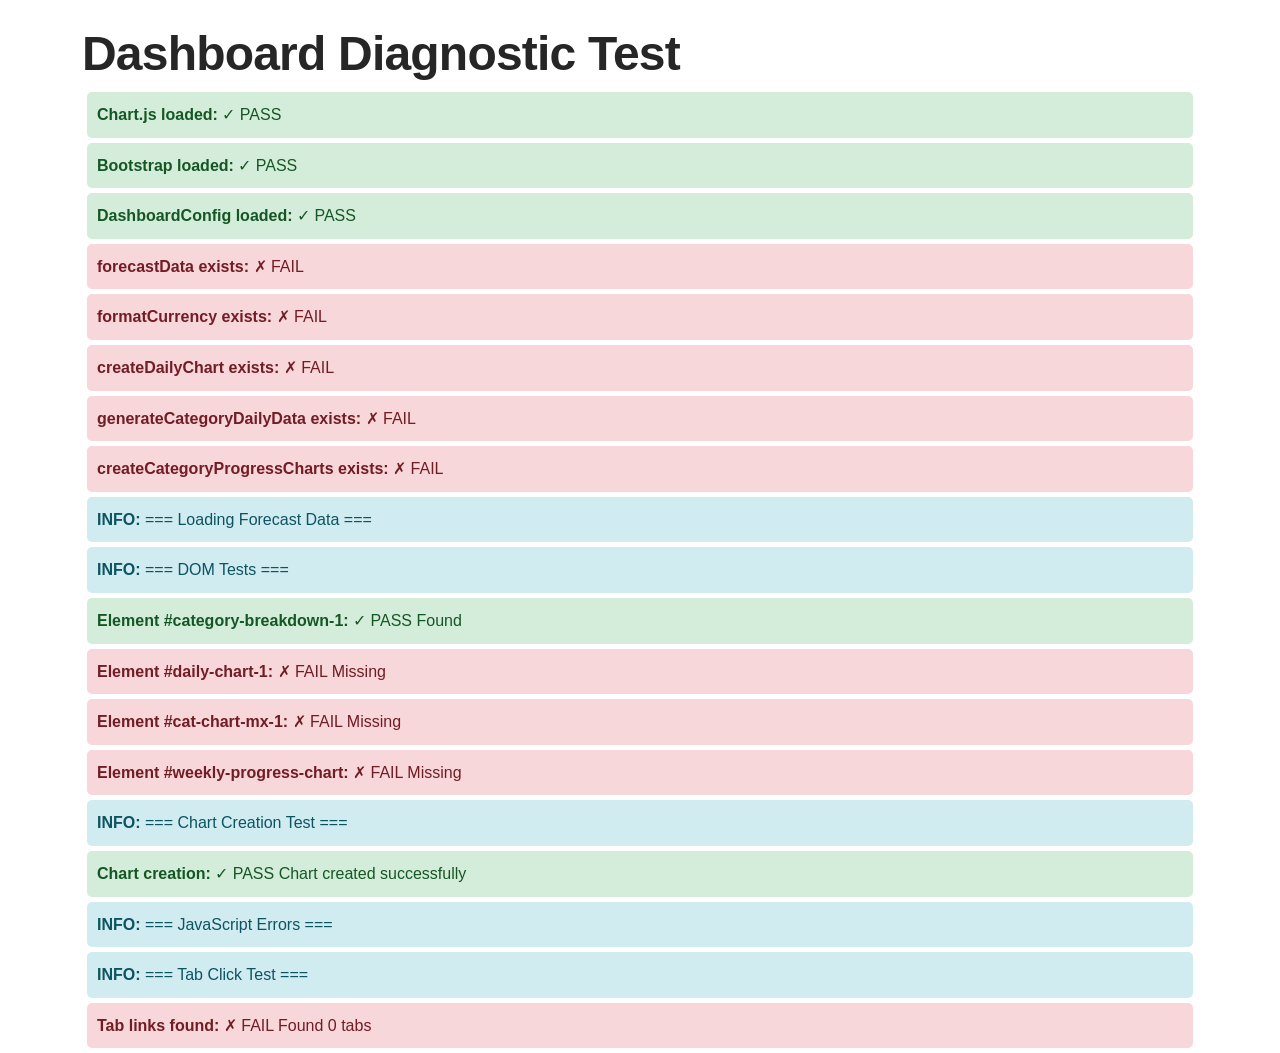
<file: custom-pages/logi/diagnostic-test.html>
<!DOCTYPE html>
<html lang="en">
<head>
    <meta charset="utf-8" />
    <title>Dashboard Diagnostic Test</title>
    <link href="assets/css/material-dashboard.css?v=3.1.0" rel="stylesheet" />
    <link rel="stylesheet" href="https://cdnjs.cloudflare.com/ajax/libs/font-awesome/6.7.1/css/all.min.css">
    <style>
        .test-result { padding: 10px; margin: 5px; border-radius: 5px; }
        .pass { background: #d4edda; color: #155724; }
        .fail { background: #f8d7da; color: #721c24; }
        .info { background: #d1ecf1; color: #0c5460; }
    </style>
</head>
<body>
    <div class="container mt-4">
        <h1>Dashboard Diagnostic Test</h1>
        <div id="results"></div>
        
        <!-- Test Elements -->
        <div id="test-elements" style="display: none;">
            <canvas id="test-chart"></canvas>
            <div id="category-breakdown-1"></div>
            <div id="event-legend-1"></div>
        </div>
    </div>

    <!-- Load all dependencies -->
    <script src="assets/js/core/popper.min.js"></script>
    <script src="assets/js/core/bootstrap.min.js"></script>
    <script src="assets/js/plugins/chartjs.min.js"></script>
    <script src="assets/js/dashboard-config.js"></script>
    
    <script>
        const results = document.getElementById('results');
        
        function addResult(test, passed, details = '') {
            const div = document.createElement('div');
            div.className = `test-result ${passed ? 'pass' : 'fail'}`;
            div.innerHTML = `<strong>${test}:</strong> ${passed ? '✓ PASS' : '✗ FAIL'} ${details}`;
            results.appendChild(div);
        }
        
        function addInfo(message) {
            const div = document.createElement('div');
            div.className = 'test-result info';
            div.innerHTML = `<strong>INFO:</strong> ${message}`;
            results.appendChild(div);
        }
        
        // Test 1: Check if libraries are loaded
        addResult('Chart.js loaded', typeof Chart !== 'undefined');
        addResult('Bootstrap loaded', typeof bootstrap !== 'undefined');
        addResult('DashboardConfig loaded', typeof DashboardConfig !== 'undefined');
        
        // Test 2: Check if our functions exist
        addResult('forecastData exists', typeof forecastData !== 'undefined');
        addResult('formatCurrency exists', typeof formatCurrency !== 'undefined');
        addResult('createDailyChart exists', typeof createDailyChart !== 'undefined');
        addResult('generateCategoryDailyData exists', typeof generateCategoryDailyData !== 'undefined');
        addResult('createCategoryProgressCharts exists', typeof createCategoryProgressCharts !== 'undefined');
        
        // Test 3: Check DOM elements
        window.addEventListener('DOMContentLoaded', function() {
            addInfo('=== DOM Tests ===');
            
            // Check for key elements
            const elements = [
                'category-breakdown-1',
                'daily-chart-1',
                'cat-chart-mx-1',
                'weekly-progress-chart'
            ];
            
            elements.forEach(id => {
                const elem = document.getElementById(id);
                addResult(`Element #${id}`, elem !== null, elem ? 'Found' : 'Missing');
            });
            
            // Test 4: Try to create a simple chart
            addInfo('=== Chart Creation Test ===');
            try {
                const ctx = document.getElementById('test-chart');
                if (ctx && typeof Chart !== 'undefined') {
                    new Chart(ctx, {
                        type: 'bar',
                        data: {
                            labels: ['Test'],
                            datasets: [{
                                label: 'Test Data',
                                data: [100]
                            }]
                        }
                    });
                    addResult('Chart creation', true, 'Chart created successfully');
                } else {
                    addResult('Chart creation', false, 'Canvas or Chart.js missing');
                }
            } catch (e) {
                addResult('Chart creation', false, e.message);
            }
            
            // Test 5: Check for JavaScript errors
            addInfo('=== JavaScript Errors ===');
            window.addEventListener('error', function(e) {
                addResult('JS Error', false, `${e.message} at line ${e.lineno}`);
            });
            
            // Test 6: Check tab functionality
            addInfo('=== Tab Click Test ===');
            const tabLinks = document.querySelectorAll('a[data-bs-toggle="tab"]');
            addResult('Tab links found', tabLinks.length > 0, `Found ${tabLinks.length} tabs`);
            
            // Test 7: Console errors
            if (console.error.calls) {
                addInfo(`Console errors: ${console.error.calls.length}`);
            }
        });
        
        // Test 8: Load the actual forecast data
        addInfo('=== Loading Forecast Data ===');
        const script = document.createElement('script');
        script.src = 'revenue-forecast.html';
        script.onerror = () => addResult('Load forecast HTML', false, 'Failed to load');
        
        // Copy forecast data if it exists in parent
        if (window.parent && window.parent.forecastData) {
            window.forecastData = window.parent.forecastData;
            addResult('Forecast data copied', true);
        }
    </script>
</body>
</html>
</file>
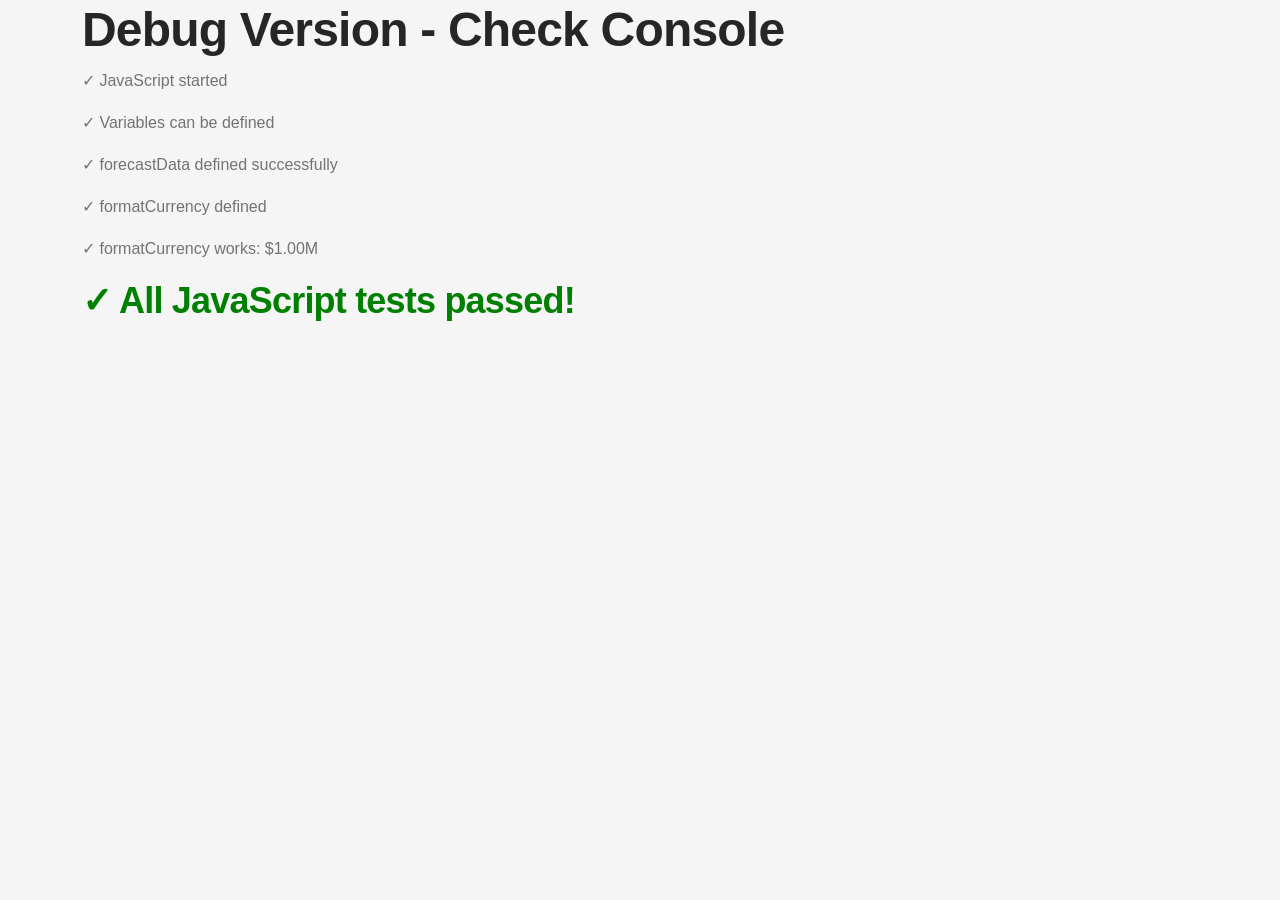
<file: custom-pages/logi/revenue-forecast-debug.html>
<!DOCTYPE html>
<html lang="en">
<head>
  <meta charset="utf-8" />
  <title>Revenue Forecast - Debug Version</title>
  <link href="assets/css/material-dashboard.css?v=3.1.0" rel="stylesheet" />
</head>
<body class="bg-gray-100">
  <div class="container">
    <h1>Debug Version - Check Console</h1>
    <div id="status"></div>
  </div>

  <script src="assets/js/core/bootstrap.min.js"></script>
  <script src="assets/js/plugins/chartjs.min.js"></script>
  <script src="assets/js/dashboard-config.js"></script>
  
  <script>
    console.log('=== REVENUE FORECAST DEBUG ===');
    const status = document.getElementById('status');
    
    try {
      console.log('1. Starting JavaScript execution');
      status.innerHTML += '<p>✓ JavaScript started</p>';
      
      // Test if we can define variables
      const testVar = 'test';
      console.log('2. Variable defined:', testVar);
      status.innerHTML += '<p>✓ Variables can be defined</p>';
      
      // Test if we can define the forecast data
      console.log('3. Defining forecastData...');
      const forecastData = {
        'W+1': {
          weekRange: 'Jun 2 - Jun 8, 2025',
          revenue: 18745000
        }
      };
      console.log('4. forecastData defined:', forecastData);
      status.innerHTML += '<p>✓ forecastData defined successfully</p>';
      
      // Test function definition
      console.log('5. Defining formatCurrency...');
      function formatCurrency(amount) {
        if (amount >= 1000000) {
          return '$' + (amount / 1000000).toFixed(2) + 'M';
        }
        return '$' + amount;
      }
      console.log('6. formatCurrency defined');
      status.innerHTML += '<p>✓ formatCurrency defined</p>';
      
      // Test function call
      const formatted = formatCurrency(1000000);
      console.log('7. formatCurrency(1000000) =', formatted);
      status.innerHTML += '<p>✓ formatCurrency works: ' + formatted + '</p>';
      
      console.log('8. All tests passed!');
      status.innerHTML += '<h2 style="color: green;">✓ All JavaScript tests passed!</h2>';
      
    } catch (error) {
      console.error('ERROR:', error);
      status.innerHTML += '<h2 style="color: red;">✗ Error: ' + error.message + '</h2>';
    }
  </script>
</body>
</html>
</file>
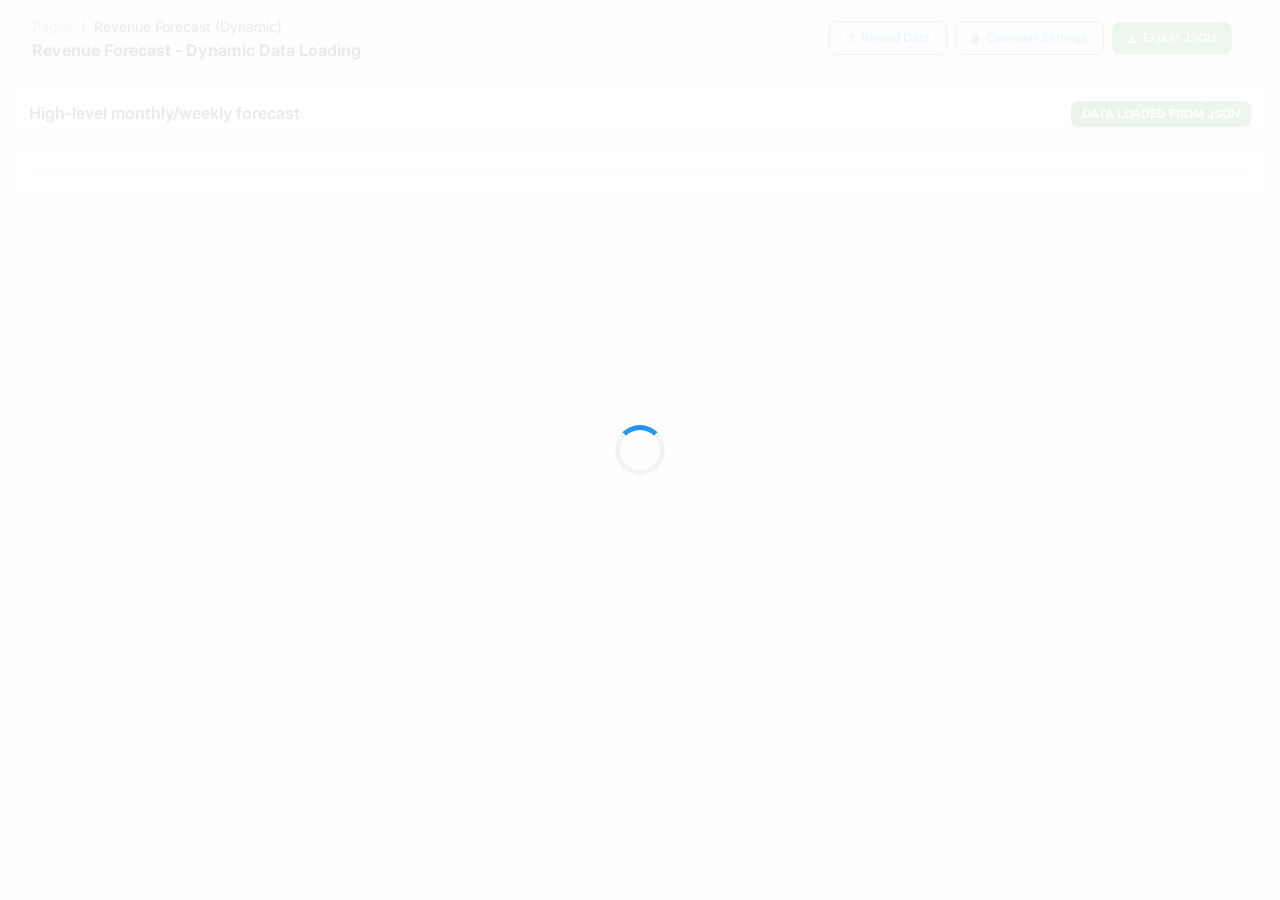
<file: custom-pages/logi/revenue-forecast-dynamic.html>
<!DOCTYPE html>
<html lang="en">

<head>
  <meta charset="utf-8" />
  <meta name="viewport" content="width=device-width, initial-scale=1, shrink-to-fit=no">
  <link rel="apple-touch-icon" sizes="76x76" href="assets/img/apple-icon.png">
  <link rel="icon" type="image/png" href="assets/img/favicon.png">
  <title>
    Revenue Forecast (Dynamic) - Material Dashboard 2 PRO
  </title>
  <!--     Fonts and icons     -->
  <link rel="stylesheet" type="text/css" href="https://fonts.googleapis.com/css?family=Inter:300,400,500,600,700,900" />
  <!-- Nucleo Icons -->
  <link href="assets/css/nucleo-icons.css" rel="stylesheet" />
  <link href="assets/css/nucleo-svg.css" rel="stylesheet" />
  <!-- Font Awesome Icons -->
  <link rel="stylesheet" href="https://cdnjs.cloudflare.com/ajax/libs/font-awesome/6.7.1/css/all.min.css" integrity="sha512-5Hs3dF2AEPkpNAR7UiOHba+lRSJNeM2ECkwxUIxC1Q/FLycGTbNapWXB4tP889k5T5Ju8fs4b1P5z/iB4nMfSQ==" crossorigin="anonymous" referrerpolicy="no-referrer">
  <!-- Material Icons -->
  <link rel="stylesheet" href="https://fonts.googleapis.com/css2?family=Material+Symbols+Rounded:opsz,wght,FILL,GRAD@24,400,0,0" />
  <!-- CSS Files -->
  <link id="pagestyle" href="assets/css/material-dashboard.css?v=3.1.0" rel="stylesheet" />
  <!-- Custom Dashboard Overrides -->
  <link href="assets/css/custom-dashboard.css" rel="stylesheet" />
  <style>
    .loading-overlay {
      position: fixed;
      top: 0;
      left: 0;
      width: 100%;
      height: 100%;
      background: rgba(255, 255, 255, 0.9);
      display: flex;
      justify-content: center;
      align-items: center;
      z-index: 9999;
    }
    .loading-spinner {
      width: 50px;
      height: 50px;
      border: 5px solid #f3f3f3;
      border-top: 5px solid #2196f3;
      border-radius: 50%;
      animation: spin 1s linear infinite;
    }
    @keyframes spin {
      0% { transform: rotate(0deg); }
      100% { transform: rotate(360deg); }
    }
  </style>
</head>

<body class="bg-gray-100">
  <!-- Loading Overlay -->
  <div class="loading-overlay" id="loadingOverlay">
    <div class="loading-spinner"></div>
  </div>

  <main class="main-content position-relative max-height-vh-100 h-100">
    <!-- Navbar -->
    <nav class="navbar navbar-main navbar-expand-lg px-0 mx-3 shadow-none border-radius-xl" id="navbarBlur" navbar-scroll="true">
      <div class="container-fluid py-1 px-3">
        <nav aria-label="breadcrumb">
          <ol class="breadcrumb bg-transparent mb-0 pb-0 pt-1 px-0 me-sm-6 me-5">
            <li class="breadcrumb-item text-sm"><a class="opacity-5 text-dark" href="javascript:;">Pages</a></li>
            <li class="breadcrumb-item text-sm text-dark active" aria-current="page">Revenue Forecast (Dynamic)</li>
          </ol>
          <h6 class="font-weight-bolder mb-0">Revenue Forecast - Dynamic Data Loading</h6>
        </nav>
        <div class="collapse navbar-collapse mt-sm-0 mt-2 me-md-0 me-sm-4" id="navbar">
          <div class="ms-md-auto pe-md-3 d-flex align-items-center">
            <!-- Action buttons -->
            <div class="d-flex align-items-center">
              <button class="btn btn-outline-primary btn-sm mb-0 me-2" onclick="reloadData()" style="border-color: #2196f3; color: #2196f3;">
                <i class="fas fa-redo me-1"></i> Reload Data
              </button>
              <button class="btn btn-outline-primary btn-sm mb-0 me-2" style="border-color: #2196f3; color: #2196f3;">
                <i class="fas fa-calendar me-1"></i> Calendar Settings
              </button>
              <button class="btn btn-sm mb-0 text-white" onclick="exportData()" style="background-color: #4caf50; border: none;">
                <i class="fas fa-download me-1"></i> Export JSON
              </button>
            </div>
          </div>
        </div>
      </div>
    </nav>
    <!-- End Navbar -->

    <div class="container-fluid py-2">
      <div class="row">
        <div class="col-12">
          <!-- Error Alert (hidden by default) -->
          <div class="alert alert-danger alert-dismissible fade show d-none" role="alert" id="errorAlert">
            <strong>Error!</strong> <span id="errorMessage">Failed to load data.</span>
            <button type="button" class="btn-close" data-bs-dismiss="alert" aria-label="Close"></button>
          </div>

          <!-- Header Card -->
          <div class="card mb-4">
            <div class="card-header pb-0 p-3">
              <div class="row">
                <div class="col-6 d-flex align-items-center">
                  <h6 class="mb-0">High-level monthly/weekly forecast</h6>
                </div>
                <div class="col-6 text-end">
                  <span class="badge bg-gradient-success">Data Loaded from JSON</span>
                </div>
              </div>
            </div>
          </div>

          <!-- Week Selector Tabs -->
          <div class="card">
            <div class="card-header pb-0 px-3">
              <ul class="nav nav-tabs nav-fill" role="tablist" id="weekTabs">
                <!-- Week tabs will be dynamically generated -->
              </ul>
            </div>
            <div class="card-body px-0 pb-2">
              <div class="tab-content" id="weekTabContent">
                <!-- Week content will be dynamically generated -->
              </div>
            </div>
          </div>
        </div>
      </div>
    </div>
  </main>

  <!--   Core JS Files   -->
  <script src="assets/js/core/popper.min.js"></script>
  <script src="assets/js/core/bootstrap.min.js"></script>
  <script src="assets/js/plugins/perfect-scrollbar.min.js"></script>
  <script src="assets/js/plugins/smooth-scrollbar.min.js"></script>
  <script src="assets/js/plugins/chartjs.min.js"></script>
  
  <!-- Load the data loader -->
  <script src="dashboard-data-loader.js"></script>
  
  <script>
    // Global variables
    let dataLoader = null;
    let dashboardData = null;
    let charts = {};
    
    // Initialize the dashboard
    async function initDashboard() {
      try {
        // Show loading overlay
        document.getElementById('loadingOverlay').style.display = 'flex';
        
        // Initialize data loader and load data
        dataLoader = new DashboardDataLoader();
        dashboardData = await dataLoader.loadData();
        
        // Create the UI
        createWeekTabs();
        createWeekContent();
        
        // Initialize first tab
        const firstTab = document.querySelector('.nav-link');
        if (firstTab) {
          firstTab.click();
        }
        
        // Hide loading overlay
        document.getElementById('loadingOverlay').style.display = 'none';
        
      } catch (error) {
        console.error('Failed to initialize dashboard:', error);
        showError('Failed to load dashboard data: ' + error.message);
        document.getElementById('loadingOverlay').style.display = 'none';
      }
    }
    
    // Create week tabs
    function createWeekTabs() {
      const tabsContainer = document.getElementById('weekTabs');
      const weekKeys = Object.keys(dashboardData.forecasts).sort();
      
      weekKeys.forEach((week, index) => {
        const li = document.createElement('li');
        li.className = 'nav-item';
        
        const a = document.createElement('a');
        a.className = index === 0 ? 'nav-link active' : 'nav-link';
        a.setAttribute('data-bs-toggle', 'tab');
        a.setAttribute('href', `#${week}`);
        a.setAttribute('role', 'tab');
        a.setAttribute('aria-controls', week);
        a.setAttribute('aria-selected', index === 0 ? 'true' : 'false');
        
        if (index === 0) {
          a.innerHTML = `
            <span class="font-weight-bold">${week}</span>
            <span class="badge ms-2 text-white" style="background-color: #2196f3;">Focus</span>
          `;
        } else {
          a.textContent = week;
        }
        
        li.appendChild(a);
        tabsContainer.appendChild(li);
      });
    }
    
    // Create week content
    function createWeekContent() {
      const contentContainer = document.getElementById('weekTabContent');
      const weekKeys = Object.keys(dashboardData.forecasts).sort();
      
      weekKeys.forEach((week, index) => {
        const weekData = dashboardData.forecasts[week];
        const tabPane = document.createElement('div');
        tabPane.className = index === 0 ? 'tab-pane fade show active' : 'tab-pane fade';
        tabPane.id = week;
        tabPane.setAttribute('role', 'tabpanel');
        
        tabPane.innerHTML = `
          <div class="container-fluid">
            <!-- Stats Row -->
            <div class="row mb-4">
              ${createStatsCards(weekData)}
            </div>
            
            <!-- Chart Row -->
            <div class="row mb-4">
              <div class="col-12">
                <div class="card">
                  <div class="card-header pb-0">
                    <h6>Daily Revenue Forecast</h6>
                  </div>
                  <div class="card-body">
                    <canvas id="chart-${week}" height="300"></canvas>
                  </div>
                </div>
              </div>
            </div>
            
            <!-- Category Tabs -->
            <div class="row">
              <div class="col-12">
                <div class="card">
                  <div class="card-header pb-0">
                    <h6>Category Deep Dive</h6>
                    <ul class="nav nav-tabs nav-fill mt-3" role="tablist">
                      ${createCategoryTabs(week)}
                    </ul>
                  </div>
                  <div class="card-body">
                    <div class="tab-content">
                      ${createCategoryContent(week)}
                    </div>
                  </div>
                </div>
              </div>
            </div>
          </div>
        `;
        
        contentContainer.appendChild(tabPane);
        
        // Create chart after DOM is ready
        setTimeout(() => createChart(week), 100);
      });
    }
    
    // Create stats cards
    function createStatsCards(weekData) {
      const wow = weekData.stats.week_over_week_pct || 0;
      const wowColor = wow >= 0 ? 'success' : 'danger';
      const wowIcon = wow >= 0 ? 'fa-arrow-up' : 'fa-arrow-down';
      
      return `
        <div class="col-xl-3 col-sm-6 mb-xl-0 mb-4">
          <div class="card">
            <div class="card-header p-2 ps-3">
              <div class="d-flex justify-content-between">
                <div>
                  <p class="text-sm mb-0 text-capitalize">Total Revenue</p>
                  <h4 class="mb-0">$${(weekData.stats.total_revenue / 1000000).toFixed(2)}M</h4>
                </div>
                <div class="icon icon-md icon-shape bg-gradient-dark shadow-dark shadow text-center border-radius-lg">
                  <i class="material-symbols-rounded opacity-10">attach_money</i>
                </div>
              </div>
            </div>
            <hr class="dark horizontal my-0">
            <div class="card-footer p-2 ps-3">
              <p class="mb-0 text-sm"><span class="text-${wowColor} font-weight-bolder">
                <i class="fa ${wowIcon} text-sm"></i> ${Math.abs(wow).toFixed(1)}%</span> vs last week
              </p>
            </div>
          </div>
        </div>
        <div class="col-xl-3 col-sm-6 mb-xl-0 mb-4">
          <div class="card">
            <div class="card-header p-2 ps-3">
              <div class="d-flex justify-content-between">
                <div>
                  <p class="text-sm mb-0 text-capitalize">Tywin Forecast</p>
                  <h4 class="mb-0">$${(weekData.stats.tywin_forecast / 1000000).toFixed(2)}M</h4>
                </div>
                <div class="icon icon-md icon-shape bg-gradient-primary shadow-primary shadow text-center border-radius-lg">
                  <i class="material-symbols-rounded opacity-10">insights</i>
                </div>
              </div>
            </div>
            <hr class="dark horizontal my-0">
            <div class="card-footer p-2 ps-3">
              <p class="mb-0 text-sm">Variance: <span class="text-success font-weight-bolder">
                ${weekData.stats.tywin_variance_pct.toFixed(1)}%</span>
              </p>
            </div>
          </div>
        </div>
        <div class="col-xl-3 col-sm-6 mb-xl-0 mb-4">
          <div class="card">
            <div class="card-header p-2 ps-3">
              <div class="d-flex justify-content-between">
                <div>
                  <p class="text-sm mb-0 text-capitalize">Categories</p>
                  <h4 class="mb-0">${Object.keys(weekData.categories).length}</h4>
                </div>
                <div class="icon icon-md icon-shape bg-gradient-success shadow-success shadow text-center border-radius-lg">
                  <i class="material-symbols-rounded opacity-10">category</i>
                </div>
              </div>
            </div>
            <hr class="dark horizontal my-0">
            <div class="card-footer p-2 ps-3">
              <p class="mb-0 text-sm">Top: <span class="text-success font-weight-bolder">
                ${getTopCategory(weekData.categories)}</span>
              </p>
            </div>
          </div>
        </div>
        <div class="col-xl-3 col-sm-6">
          <div class="card">
            <div class="card-header p-2 ps-3">
              <div class="d-flex justify-content-between">
                <div>
                  <p class="text-sm mb-0 text-capitalize">Events</p>
                  <h4 class="mb-0">${countEvents(weekData.week_id)}</h4>
                </div>
                <div class="icon icon-md icon-shape bg-gradient-info shadow-info shadow text-center border-radius-lg">
                  <i class="material-symbols-rounded opacity-10">event</i>
                </div>
              </div>
            </div>
            <hr class="dark horizontal my-0">
            <div class="card-footer p-2 ps-3">
              <p class="mb-0 text-sm">${getEventNames(weekData.week_id)}</p>
            </div>
          </div>
        </div>
      `;
    }
    
    // Helper functions
    function getTopCategory(categories) {
      let topCategory = '';
      let maxRevenue = 0;
      
      Object.entries(categories).forEach(([name, data]) => {
        const total = data.daily.reduce((sum, day) => sum + day.revenue, 0);
        if (total > maxRevenue) {
          maxRevenue = total;
          topCategory = name;
        }
      });
      
      return topCategory;
    }
    
    function countEvents(weekId) {
      const events = dashboardData.calendar[weekId] || [];
      return events.length;
    }
    
    function getEventNames(weekId) {
      const events = dashboardData.calendar[weekId] || [];
      if (events.length === 0) return 'No major events';
      return events.map(e => e.event_name).join(', ');
    }
    
    // Create category tabs
    function createCategoryTabs(week) {
      const categories = Object.keys(dashboardData.forecasts[week].categories);
      return categories.map((cat, index) => `
        <li class="nav-item">
          <a class="nav-link ${index === 0 ? 'active' : ''}" data-bs-toggle="tab" 
             href="#${week}-${cat.replace(/\s+/g, '-')}" role="tab">
            ${cat}
          </a>
        </li>
      `).join('');
    }
    
    // Create category content
    function createCategoryContent(week) {
      const categories = dashboardData.forecasts[week].categories;
      return Object.entries(categories).map(([cat, data], index) => {
        const catId = `${week}-${cat.replace(/\s+/g, '-')}`;
        return `
          <div class="tab-pane fade ${index === 0 ? 'show active' : ''}" 
               id="${catId}" role="tabpanel">
            <div class="row">
              <div class="col-md-8">
                <canvas id="chart-${catId}" height="250"></canvas>
              </div>
              <div class="col-md-4">
                <h6 class="mb-3">Key Metrics</h6>
                <ul class="list-group">
                  <li class="list-group-item d-flex justify-content-between align-items-center">
                    Conversion Rate
                    <span class="badge bg-gradient-primary rounded-pill">
                      ${(data.metrics.conversion_rate * 100).toFixed(1)}%
                    </span>
                  </li>
                  <li class="list-group-item d-flex justify-content-between align-items-center">
                    Weekend Impact
                    <span class="badge bg-gradient-info rounded-pill">
                      ${data.metrics.weekend_impact > 0 ? '+' : ''}${(data.metrics.weekend_impact * 100).toFixed(0)}%
                    </span>
                  </li>
                  <li class="list-group-item d-flex justify-content-between align-items-center">
                    Peak Day
                    <span class="badge bg-gradient-success rounded-pill">
                      ${data.metrics.peak_day}
                    </span>
                  </li>
                  <li class="list-group-item d-flex justify-content-between align-items-center">
                    Top Product
                    <span class="badge bg-gradient-warning rounded-pill">
                      ${data.metrics.top_product}
                    </span>
                  </li>
                </ul>
              </div>
            </div>
          </div>
        `;
      }).join('');
    }
    
    // Create chart
    function createChart(week) {
      const weekData = dashboardData.forecasts[week];
      const ctx = document.getElementById(`chart-${week}`);
      if (!ctx) return;
      
      const days = ['Monday', 'Tuesday', 'Wednesday', 'Thursday', 'Friday', 'Saturday', 'Sunday'];
      const datasets = [];
      const colors = {
        'MX Series': '#2196f3',
        'G Series Gaming': '#4caf50',
        'Business Solutions': '#ff9800',
        'Webcams': '#9c27b0',
        'Other': '#607d8b'
      };
      
      Object.entries(weekData.categories).forEach(([catName, catData]) => {
        datasets.push({
          label: catName,
          data: catData.daily.map(d => d.revenue),
          backgroundColor: colors[catName] || '#666',
          borderColor: colors[catName] || '#666',
          borderWidth: 2,
          tension: 0.4
        });
      });
      
      charts[week] = new Chart(ctx, {
        type: 'line',
        data: {
          labels: days,
          datasets: datasets
        },
        options: {
          responsive: true,
          maintainAspectRatio: false,
          plugins: {
            legend: {
              display: true,
              position: 'bottom'
            },
            tooltip: {
              mode: 'index',
              intersect: false,
              callbacks: {
                label: function(context) {
                  return context.dataset.label + ': $' + (context.parsed.y / 1000).toFixed(0) + 'K';
                }
              }
            }
          },
          scales: {
            y: {
              beginAtZero: true,
              ticks: {
                callback: function(value) {
                  return '$' + (value / 1000).toFixed(0) + 'K';
                }
              }
            }
          }
        }
      });
      
      // Create category charts
      Object.keys(weekData.categories).forEach(cat => {
        createCategoryChart(week, cat);
      });
    }
    
    // Create category chart
    function createCategoryChart(week, category) {
      const catId = `${week}-${category.replace(/\s+/g, '-')}`;
      const ctx = document.getElementById(`chart-${catId}`);
      if (!ctx) return;
      
      const catData = dashboardData.forecasts[week].categories[category];
      const days = ['Mon', 'Tue', 'Wed', 'Thu', 'Fri', 'Sat', 'Sun'];
      
      charts[catId] = new Chart(ctx, {
        type: 'bar',
        data: {
          labels: days,
          datasets: [{
            label: 'Daily Revenue',
            data: catData.daily.map(d => d.revenue),
            backgroundColor: 'rgba(33, 150, 243, 0.8)',
            borderColor: 'rgba(33, 150, 243, 1)',
            borderWidth: 1
          }]
        },
        options: {
          responsive: true,
          maintainAspectRatio: false,
          plugins: {
            legend: {
              display: false
            },
            tooltip: {
              callbacks: {
                label: function(context) {
                  return '$' + (context.parsed.y / 1000).toFixed(1) + 'K';
                }
              }
            }
          },
          scales: {
            y: {
              beginAtZero: true,
              ticks: {
                callback: function(value) {
                  return '$' + (value / 1000).toFixed(0) + 'K';
                }
              }
            }
          }
        }
      });
    }
    
    // Reload data
    async function reloadData() {
      // Destroy existing charts
      Object.values(charts).forEach(chart => chart.destroy());
      charts = {};
      
      // Clear content
      document.getElementById('weekTabs').innerHTML = '';
      document.getElementById('weekTabContent').innerHTML = '';
      
      // Reinitialize
      await initDashboard();
    }
    
    // Export data
    function exportData() {
      const dataStr = JSON.stringify(dashboardData, null, 2);
      const dataUri = 'data:application/json;charset=utf-8,'+ encodeURIComponent(dataStr);
      
      const exportFileDefaultName = 'dashboard-data.json';
      
      const linkElement = document.createElement('a');
      linkElement.setAttribute('href', dataUri);
      linkElement.setAttribute('download', exportFileDefaultName);
      linkElement.click();
    }
    
    // Show error
    function showError(message) {
      document.getElementById('errorMessage').textContent = message;
      document.getElementById('errorAlert').classList.remove('d-none');
    }
    
    // Initialize on load
    document.addEventListener('DOMContentLoaded', initDashboard);
  </script>

  <!-- Control Center for Material Dashboard: parallax effects, scripts for the example pages etc -->
  <script src="assets/js/material-dashboard.min.js?v=3.1.0"></script>
</body>

</html>
</file>
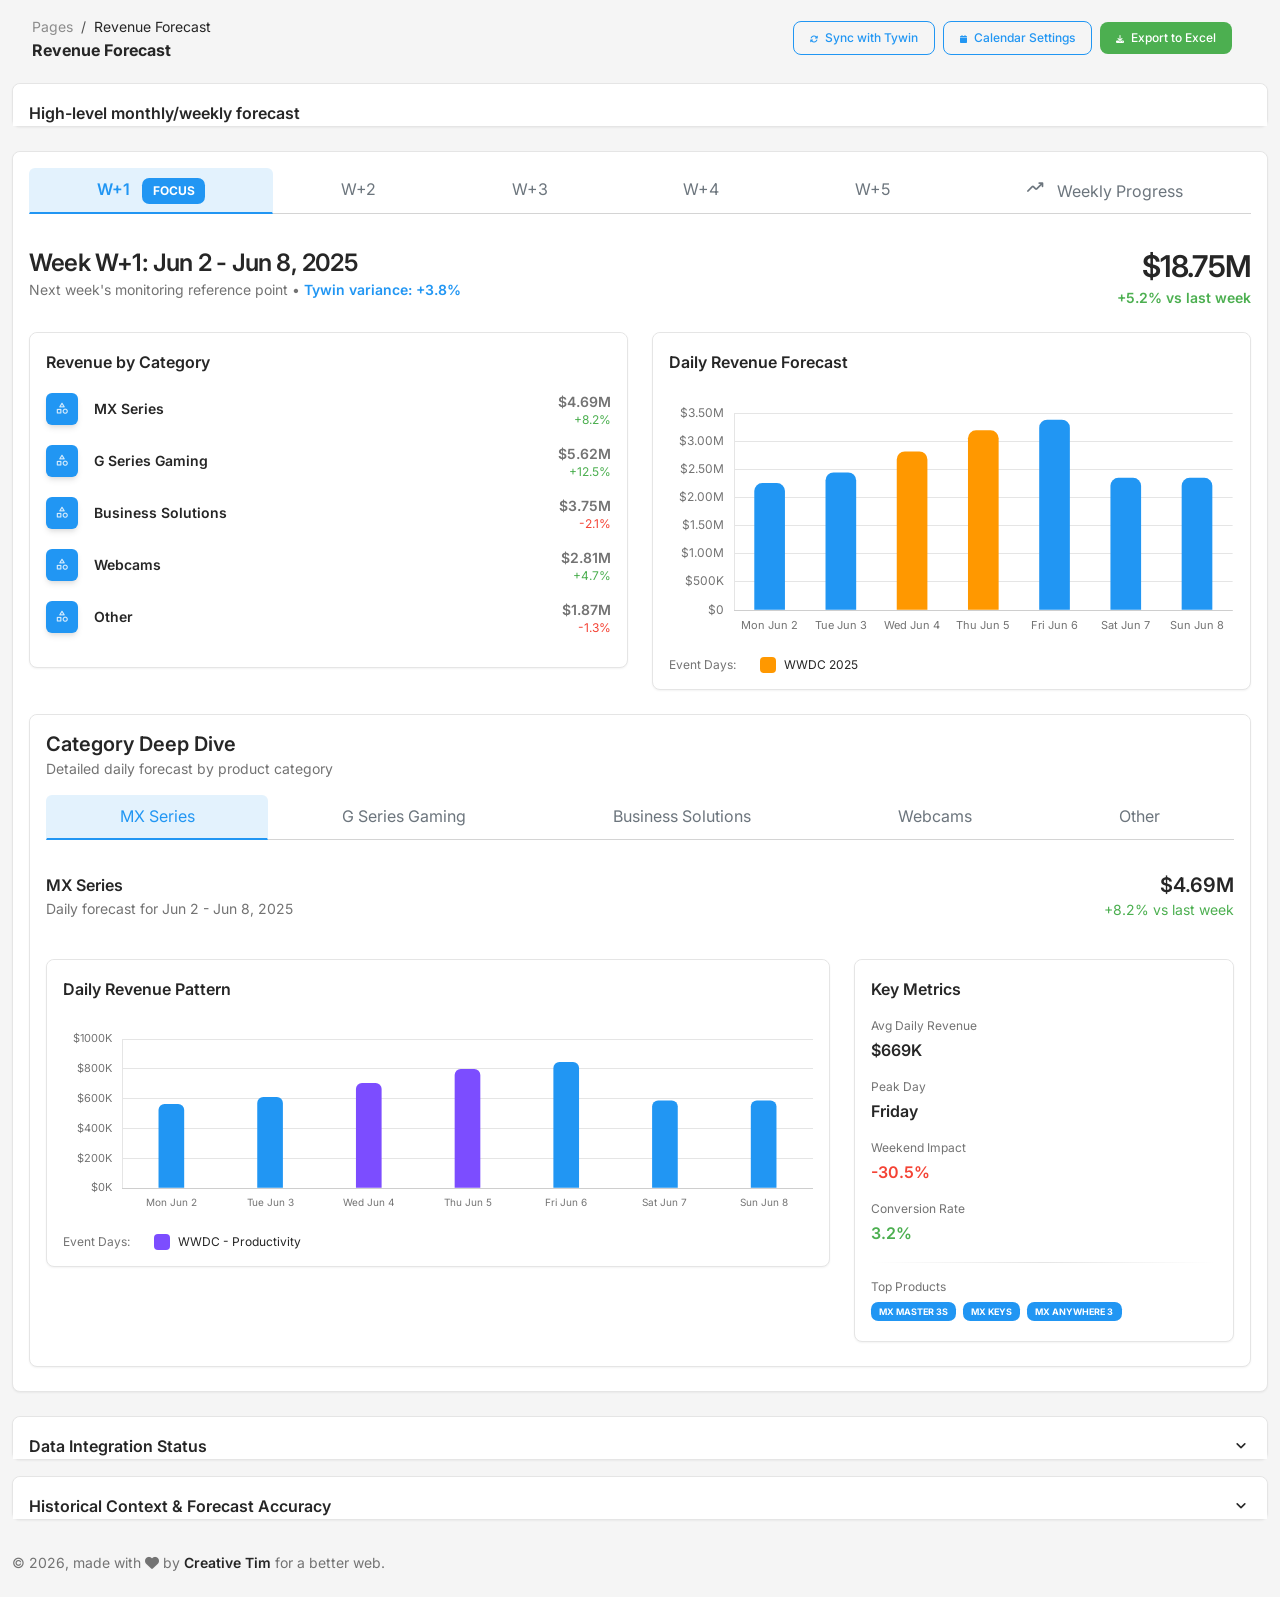
<file: custom-pages/logi/revenue-forecast-v2.html>
<!DOCTYPE html>
<html lang="en">

<head>
  <meta charset="utf-8" />
  <meta name="viewport" content="width=device-width, initial-scale=1, shrink-to-fit=no">
  <link rel="apple-touch-icon" sizes="76x76" href="assets/img/apple-icon.png">
  <link rel="icon" type="image/png" href="assets/img/favicon.png">
  <title>
    Revenue Forecast - Material Dashboard 2 PRO
  </title>
  <!--     Fonts and icons     -->
  <link rel="stylesheet" type="text/css" href="https://fonts.googleapis.com/css?family=Inter:300,400,500,600,700,900" />
  <!-- Nucleo Icons -->
  <link href="assets/css/nucleo-icons.css" rel="stylesheet" />
  <link href="assets/css/nucleo-svg.css" rel="stylesheet" />
  <!-- Font Awesome Icons -->
  <link rel="stylesheet" href="https://cdnjs.cloudflare.com/ajax/libs/font-awesome/6.7.1/css/all.min.css" integrity="sha512-5Hs3dF2AEPkpNAR7UiOHba+lRSJNeM2ECkwxUIxC1Q/FLycGTbNapWXB4tP889k5T5Ju8fs4b1P5z/iB4nMfSQ==" crossorigin="anonymous" referrerpolicy="no-referrer">
  <!-- Material Icons -->
  <link rel="stylesheet" href="https://fonts.googleapis.com/css2?family=Material+Symbols+Rounded:opsz,wght,FILL,GRAD@24,400,0,0" />
  <!-- CSS Files -->
  <link id="pagestyle" href="assets/css/material-dashboard.css?v=3.1.0" rel="stylesheet" />
  <!-- Custom Dashboard Overrides -->
  <link href="assets/css/custom-dashboard.css" rel="stylesheet" />
</head>

<body class="bg-gray-100">
  <main class="main-content position-relative max-height-vh-100 h-100">
    <!-- Navbar -->
    <nav class="navbar navbar-main navbar-expand-lg px-0 mx-3 shadow-none border-radius-xl" id="navbarBlur" navbar-scroll="true">
      <div class="container-fluid py-1 px-3">
        <nav aria-label="breadcrumb">
          <ol class="breadcrumb bg-transparent mb-0 pb-0 pt-1 px-0 me-sm-6 me-5">
            <li class="breadcrumb-item text-sm"><a class="opacity-5 text-dark" href="javascript:;">Pages</a></li>
            <li class="breadcrumb-item text-sm text-dark active" aria-current="page">Revenue Forecast</li>
          </ol>
          <h6 class="font-weight-bolder mb-0">Revenue Forecast</h6>
        </nav>
        <div class="collapse navbar-collapse mt-sm-0 mt-2 me-md-0 me-sm-4" id="navbar">
          <div class="ms-md-auto pe-md-3 d-flex align-items-center">
            <!-- Action buttons -->
            <div class="d-flex align-items-center">
              <button class="btn btn-outline-primary btn-sm mb-0 me-2" style="border-color: #2196f3; color: #2196f3;" onmouseover="this.style.backgroundColor='#2196f3'; this.style.color='white';" onmouseout="this.style.backgroundColor='transparent'; this.style.color='#2196f3';">
                <i class="fas fa-sync-alt me-1"></i> Sync with Tywin
              </button>
              <button class="btn btn-outline-primary btn-sm mb-0 me-2" style="border-color: #2196f3; color: #2196f3;" onmouseover="this.style.backgroundColor='#2196f3'; this.style.color='white';" onmouseout="this.style.backgroundColor='transparent'; this.style.color='#2196f3';">
                <i class="fas fa-calendar me-1"></i> Calendar Settings
              </button>
              <button class="btn btn-sm mb-0 text-white" style="background-color: #4caf50; border: none;" onmouseover="this.style.backgroundColor='#388e3c';" onmouseout="this.style.backgroundColor='#4caf50';">
                <i class="fas fa-download me-1"></i> Export to Excel
              </button>
            </div>
          </div>
        </div>
      </div>
    </nav>
    <!-- End Navbar -->

    <div class="container-fluid py-2">
      <div class="row">
        <div class="col-12">
          <!-- Header Card -->
          <div class="card mb-4">
            <div class="card-header pb-0 p-3">
              <div class="row">
                <div class="col-6 d-flex align-items-center">
                  <h6 class="mb-0">High-level monthly/weekly forecast</h6>
                </div>
              </div>
            </div>
          </div>

          <!-- Week Selector Tabs -->
          <div class="card">
            <div class="card-header pb-0 px-3">
              <ul class="nav nav-tabs nav-fill" role="tablist">
                <li class="nav-item">
                  <a class="nav-link active" data-bs-toggle="tab" href="#week-1" role="tab" aria-controls="week-1" aria-selected="true">
                    <span class="font-weight-bold">W+1</span>
                    <span class="badge ms-2 text-white" style="background-color: #2196f3;">Focus</span>
                  </a>
                </li>
                <li class="nav-item">
                  <a class="nav-link" data-bs-toggle="tab" href="#week-2" role="tab" aria-controls="week-2" aria-selected="false">
                    W+2
                  </a>
                </li>
                <li class="nav-item">
                  <a class="nav-link" data-bs-toggle="tab" href="#week-3" role="tab" aria-controls="week-3" aria-selected="false">
                    W+3
                  </a>
                </li>
                <li class="nav-item">
                  <a class="nav-link" data-bs-toggle="tab" href="#week-4" role="tab" aria-controls="week-4" aria-selected="false">
                    W+4
                  </a>
                </li>
                <li class="nav-item">
                  <a class="nav-link" data-bs-toggle="tab" href="#week-5" role="tab" aria-controls="week-5" aria-selected="false">
                    W+5
                  </a>
                </li>
                <li class="nav-item">
                  <a class="nav-link" data-bs-toggle="tab" href="#weekly-progress" role="tab" aria-controls="weekly-progress" aria-selected="false">
                    <i class="material-symbols-rounded me-2">trending_up</i>
                    Weekly Progress
                  </a>
                </li>
              </ul>
            </div>
            <div class="card-body px-0 pb-2">
              <div class="tab-content">
                <!-- Week 1 Tab -->
                <div class="tab-pane fade show active" id="week-1" role="tabpanel">
                  <div class="p-3">
                    <div class="row week-header">
                      <div class="col-lg-8">
                        <h4 class="mb-0">Week W+1: Jun 2 - Jun 8, 2025</h4>
                        <p class="text-sm text-muted mb-0">Next week's monitoring reference point • <span class="text-primary font-weight-bold">Tywin variance: <span class="tywin-variance">+3.8%</span></span></p>
                      </div>
                      <div class="col-lg-4 text-lg-end">
                        <h3 class="mb-0 week-revenue">$18.75M</h3>
                        <p class="text-sm text-success font-weight-bold mb-0 week-change">+5.2% vs last week</p>
                      </div>
                    </div>
                    
                    <!-- Revenue Summary Cards -->
                    <div class="row mt-4">
                      <div class="col-lg-6">
                        <div class="card">
                          <div class="card-header pb-0 p-3">
                            <h6 class="mb-0">Revenue by Category</h6>
                          </div>
                          <div class="card-body p-3">
                            <div id="category-breakdown-1" class="category-list">
                              <!-- Categories will be populated by JavaScript -->
                            </div>
                          </div>
                        </div>
                      </div>
                      <div class="col-lg-6">
                        <div class="card">
                          <div class="card-header pb-0 p-3">
                            <h6 class="mb-0">Daily Revenue Forecast</h6>
                          </div>
                          <div class="card-body p-3">
                            <div style="position: relative; height: 250px;">
                              <canvas id="daily-chart-1"></canvas>
                            </div>
                            <div class="mt-3" id="event-legend-1">
                              <!-- Event legend will be populated by JavaScript -->
                            </div>
                          </div>
                        </div>
                      </div>
                    </div>
                    
                    <!-- Category Deep Dive for Week 1 -->
                    <div class="row mt-4">
                      <div class="col-12">
                        <div class="card">
                          <div class="card-header pb-0 px-3">
                            <div class="row">
                              <div class="col-6">
                                <h5 class="mb-0">Category Deep Dive</h5>
                                <p class="text-sm text-muted mb-0">Detailed daily forecast by product category</p>
                              </div>
                            </div>
                            <ul class="nav nav-tabs nav-fill mt-3" role="tablist">
                              <li class="nav-item">
                                <a class="nav-link active" data-bs-toggle="tab" href="#cat-mx-1" role="tab" aria-selected="true">
                                  MX Series
                                </a>
                              </li>
                              <li class="nav-item">
                                <a class="nav-link" data-bs-toggle="tab" href="#cat-gaming-1" role="tab" aria-selected="false">
                                  G Series Gaming
                                </a>
                              </li>
                              <li class="nav-item">
                                <a class="nav-link" data-bs-toggle="tab" href="#cat-business-1" role="tab" aria-selected="false">
                                  Business Solutions
                                </a>
                              </li>
                              <li class="nav-item">
                                <a class="nav-link" data-bs-toggle="tab" href="#cat-webcams-1" role="tab" aria-selected="false">
                                  Webcams
                                </a>
                              </li>
                              <li class="nav-item">
                                <a class="nav-link" data-bs-toggle="tab" href="#cat-other-1" role="tab" aria-selected="false">
                                  Other
                                </a>
                              </li>
                            </ul>
                          </div>
                          <div class="card-body px-0 pb-2">
                            <div class="tab-content">
                              <!-- MX Series Tab -->
                              <div class="tab-pane fade show active" id="cat-mx-1" role="tabpanel">
                                <div class="p-3">
                                  <div class="row">
                                    <div class="col-lg-8">
                                      <h6 class="mb-0">MX Series</h6>
                                      <p class="text-sm text-muted">Daily forecast for Jun 2 - Jun 8, 2025</p>
                                    </div>
                                    <div class="col-lg-4 text-lg-end">
                                      <h5 class="mb-0">$4.69M</h5>
                                      <p class="text-sm text-success mb-0">+8.2% vs last week</p>
                                    </div>
                                  </div>
                                  
                                  <div class="row mt-4">
                                    <div class="col-lg-8">
                                      <div class="card">
                                        <div class="card-header pb-0 p-3">
                                          <h6 class="mb-0">Daily Revenue Pattern</h6>
                                        </div>
                                        <div class="card-body p-3">
                                          <div style="position: relative; height: 200px;">
                                            <canvas id="cat-chart-mx-1"></canvas>
                                          </div>
                                          <div class="mt-3" id="event-legend-mx-1">
                                            <!-- Event legend will be populated by JavaScript -->
                                          </div>
                                        </div>
                                      </div>
                                    </div>
                                    <div class="col-lg-4">
                                      <div class="card h-100">
                                        <div class="card-header pb-0 p-3">
                                          <h6 class="mb-0">Key Metrics</h6>
                                        </div>
                                        <div class="card-body p-3">
                                          <div class="mb-3">
                                            <p class="text-xs text-secondary mb-1">Avg Daily Revenue</p>
                                            <h6 class="mb-0">$669K</h6>
                                          </div>
                                          <div class="mb-3">
                                            <p class="text-xs text-secondary mb-1">Peak Day</p>
                                            <h6 class="mb-0">Friday</h6>
                                          </div>
                                          <div class="mb-3">
                                            <p class="text-xs text-secondary mb-1">Weekend Impact</p>
                                            <h6 class="mb-0 text-danger">-30.5%</h6>
                                          </div>
                                          <div class="mb-3">
                                            <p class="text-xs text-secondary mb-1">Conversion Rate</p>
                                            <h6 class="mb-0 text-success">3.2%</h6>
                                          </div>
                                          <hr class="horizontal dark my-3">
                                          <p class="text-xs text-secondary mb-2">Top Products</p>
                                          <div class="text-xs">
                                            <div class="badge me-1 mb-1 text-white" style="background-color: #2196f3;">MX Master 3S</div>
                                            <div class="badge me-1 mb-1 text-white" style="background-color: #2196f3;">MX Keys</div>
                                            <div class="badge me-1 mb-1 text-white" style="background-color: #2196f3;">MX Anywhere 3</div>
                                          </div>
                                        </div>
                                      </div>
                                    </div>
                                  </div>
                                </div>
                              </div>
                              
                              <!-- G Series Gaming Tab -->
                              <div class="tab-pane fade" id="cat-gaming-1" role="tabpanel">
                                <div class="p-3">
                                  <div class="row">
                                    <div class="col-lg-8">
                                      <h6 class="mb-0">G Series Gaming</h6>
                                      <p class="text-sm text-muted">Daily forecast for Jun 2 - Jun 8, 2025</p>
                                    </div>
                                    <div class="col-lg-4 text-lg-end">
                                      <h5 class="mb-0">$5.62M</h5>
                                      <p class="text-sm text-success mb-0">+12.5% vs last week</p>
                                    </div>
                                  </div>
                                  
                                  <div class="row mt-4">
                                    <div class="col-lg-8">
                                      <div class="card">
                                        <div class="card-header pb-0 p-3">
                                          <h6 class="mb-0">Daily Revenue Pattern</h6>
                                        </div>
                                        <div class="card-body p-3">
                                          <div style="position: relative; height: 200px;">
                                            <canvas id="cat-chart-gaming-1"></canvas>
                                          </div>
                                          <div class="mt-3" id="event-legend-gaming-1">
                                            <!-- Event legend will be populated by JavaScript -->
                                          </div>
                                        </div>
                                      </div>
                                    </div>
                                    <div class="col-lg-4">
                                      <div class="card h-100">
                                        <div class="card-header pb-0 p-3">
                                          <h6 class="mb-0">Key Metrics</h6>
                                        </div>
                                        <div class="card-body p-3">
                                          <div class="mb-3">
                                            <p class="text-xs text-secondary mb-1">Avg Daily Revenue</p>
                                            <h6 class="mb-0">$803K</h6>
                                          </div>
                                          <div class="mb-3">
                                            <p class="text-xs text-secondary mb-1">Peak Day</p>
                                            <h6 class="mb-0">Friday</h6>
                                          </div>
                                          <div class="mb-3">
                                            <p class="text-xs text-secondary mb-1">Weekend Impact</p>
                                            <h6 class="mb-0 text-danger">-30.6%</h6>
                                          </div>
                                          <div class="mb-3">
                                            <p class="text-xs text-secondary mb-1">Conversion Rate</p>
                                            <h6 class="mb-0 text-success">2.8%</h6>
                                          </div>
                                          <hr class="horizontal dark my-3">
                                          <p class="text-xs text-secondary mb-2">Top Products</p>
                                          <div class="text-xs">
                                            <div class="badge me-1 mb-1 text-white" style="background-color: #2196f3;">G PRO X SUPERLIGHT 2</div>
                                            <div class="badge me-1 mb-1 text-white" style="background-color: #2196f3;">G502 X</div>
                                            <div class="badge me-1 mb-1 text-white" style="background-color: #2196f3;">G915 TKL</div>
                                          </div>
                                        </div>
                                      </div>
                                    </div>
                                  </div>
                                </div>
                              </div>
                              
                              <!-- Business Solutions Tab -->
                              <div class="tab-pane fade" id="cat-business-1" role="tabpanel">
                                <div class="p-3">
                                  <div class="row">
                                    <div class="col-lg-8">
                                      <h6 class="mb-0">Business Solutions</h6>
                                      <p class="text-sm text-muted">Daily forecast for Jun 2 - Jun 8, 2025</p>
                                    </div>
                                    <div class="col-lg-4 text-lg-end">
                                      <h5 class="mb-0">$3.75M</h5>
                                      <p class="text-sm text-danger mb-0">-2.1% vs last week</p>
                                    </div>
                                  </div>
                                  
                                  <div class="row mt-4">
                                    <div class="col-lg-8">
                                      <div class="card">
                                        <div class="card-header pb-0 p-3">
                                          <h6 class="mb-0">Daily Revenue Pattern</h6>
                                        </div>
                                        <div class="card-body p-3">
                                          <div style="position: relative; height: 200px;">
                                            <canvas id="cat-chart-business-1"></canvas>
                                          </div>
                                          <div class="mt-3" id="event-legend-business-1">
                                            <!-- Event legend will be populated by JavaScript -->
                                          </div>
                                        </div>
                                      </div>
                                    </div>
                                    <div class="col-lg-4">
                                      <div class="card h-100">
                                        <div class="card-header pb-0 p-3">
                                          <h6 class="mb-0">Key Metrics</h6>
                                        </div>
                                        <div class="card-body p-3">
                                          <div class="mb-3">
                                            <p class="text-xs text-secondary mb-1">Avg Daily Revenue</p>
                                            <h6 class="mb-0">$536K</h6>
                                          </div>
                                          <div class="mb-3">
                                            <p class="text-xs text-secondary mb-1">Peak Day</p>
                                            <h6 class="mb-0">Friday</h6>
                                          </div>
                                          <div class="mb-3">
                                            <p class="text-xs text-secondary mb-1">Weekend Impact</p>
                                            <h6 class="mb-0 text-danger">-30.6%</h6>
                                          </div>
                                          <div class="mb-3">
                                            <p class="text-xs text-secondary mb-1">Conversion Rate</p>
                                            <h6 class="mb-0 text-success">5.1%</h6>
                                          </div>
                                          <hr class="horizontal dark my-3">
                                          <p class="text-xs text-secondary mb-2">Top Products</p>
                                          <div class="text-xs">
                                            <div class="badge me-1 mb-1 text-white" style="background-color: #2196f3;">Rally Bar</div>
                                            <div class="badge me-1 mb-1 text-white" style="background-color: #2196f3;">MeetUp 2</div>
                                            <div class="badge me-1 mb-1 text-white" style="background-color: #2196f3;">Tap IP</div>
                                          </div>
                                        </div>
                                      </div>
                                    </div>
                                  </div>
                                </div>
                              </div>
                              
                              <!-- Webcams Tab -->
                              <div class="tab-pane fade" id="cat-webcams-1" role="tabpanel">
                                <div class="p-3">
                                  <div class="row">
                                    <div class="col-lg-8">
                                      <h6 class="mb-0">Webcams</h6>
                                      <p class="text-sm text-muted">Daily forecast for Jun 2 - Jun 8, 2025</p>
                                    </div>
                                    <div class="col-lg-4 text-lg-end">
                                      <h5 class="mb-0">$2.81M</h5>
                                      <p class="text-sm text-success mb-0">+4.7% vs last week</p>
                                    </div>
                                  </div>
                                  
                                  <div class="row mt-4">
                                    <div class="col-lg-8">
                                      <div class="card">
                                        <div class="card-header pb-0 p-3">
                                          <h6 class="mb-0">Daily Revenue Pattern</h6>
                                        </div>
                                        <div class="card-body p-3">
                                          <div style="position: relative; height: 200px;">
                                            <canvas id="cat-chart-webcams-1"></canvas>
                                          </div>
                                          <div class="mt-3" id="event-legend-webcams-1">
                                            <!-- Event legend will be populated by JavaScript -->
                                          </div>
                                        </div>
                                      </div>
                                    </div>
                                    <div class="col-lg-4">
                                      <div class="card h-100">
                                        <div class="card-header pb-0 p-3">
                                          <h6 class="mb-0">Key Metrics</h6>
                                        </div>
                                        <div class="card-body p-3">
                                          <div class="mb-3">
                                            <p class="text-xs text-secondary mb-1">Avg Daily Revenue</p>
                                            <h6 class="mb-0">$402K</h6>
                                          </div>
                                          <div class="mb-3">
                                            <p class="text-xs text-secondary mb-1">Peak Day</p>
                                            <h6 class="mb-0">Friday</h6>
                                          </div>
                                          <div class="mb-3">
                                            <p class="text-xs text-secondary mb-1">Weekend Impact</p>
                                            <h6 class="mb-0 text-danger">-30.5%</h6>
                                          </div>
                                          <div class="mb-3">
                                            <p class="text-xs text-secondary mb-1">Conversion Rate</p>
                                            <h6 class="mb-0 text-success">4.2%</h6>
                                          </div>
                                          <hr class="horizontal dark my-3">
                                          <p class="text-xs text-secondary mb-2">Top Products</p>
                                          <div class="text-xs">
                                            <div class="badge me-1 mb-1 text-white" style="background-color: #2196f3;">Brio 4K</div>
                                            <div class="badge me-1 mb-1 text-white" style="background-color: #2196f3;">C920s</div>
                                            <div class="badge me-1 mb-1 text-white" style="background-color: #2196f3;">StreamCam</div>
                                          </div>
                                        </div>
                                      </div>
                                    </div>
                                  </div>
                                </div>
                              </div>
                              
                              <!-- Other Tab -->
                              <div class="tab-pane fade" id="cat-other-1" role="tabpanel">
                                <div class="p-3">
                                  <div class="row">
                                    <div class="col-lg-8">
                                      <h6 class="mb-0">Other Products</h6>
                                      <p class="text-sm text-muted">Daily forecast for Jun 2 - Jun 8, 2025</p>
                                    </div>
                                    <div class="col-lg-4 text-lg-end">
                                      <h5 class="mb-0">$1.87M</h5>
                                      <p class="text-sm text-danger mb-0">-1.3% vs last week</p>
                                    </div>
                                  </div>
                                  
                                  <div class="row mt-4">
                                    <div class="col-lg-8">
                                      <div class="card">
                                        <div class="card-header pb-0 p-3">
                                          <h6 class="mb-0">Daily Revenue Pattern</h6>
                                        </div>
                                        <div class="card-body p-3">
                                          <div style="position: relative; height: 200px;">
                                            <canvas id="cat-chart-other-1"></canvas>
                                          </div>
                                          <div class="mt-3" id="event-legend-other-1">
                                            <!-- Event legend will be populated by JavaScript -->
                                          </div>
                                        </div>
                                      </div>
                                    </div>
                                    <div class="col-lg-4">
                                      <div class="card h-100">
                                        <div class="card-header pb-0 p-3">
                                          <h6 class="mb-0">Key Metrics</h6>
                                        </div>
                                        <div class="card-body p-3">
                                          <div class="mb-3">
                                            <p class="text-xs text-secondary mb-1">Avg Daily Revenue</p>
                                            <h6 class="mb-0">$268K</h6>
                                          </div>
                                          <div class="mb-3">
                                            <p class="text-xs text-secondary mb-1">Peak Day</p>
                                            <h6 class="mb-0">Friday</h6>
                                          </div>
                                          <div class="mb-3">
                                            <p class="text-xs text-secondary mb-1">Weekend Impact</p>
                                            <h6 class="mb-0 text-danger">-30.6%</h6>
                                          </div>
                                          <div class="mb-3">
                                            <p class="text-xs text-secondary mb-1">Conversion Rate</p>
                                            <h6 class="mb-0 text-success">2.1%</h6>
                                          </div>
                                          <hr class="horizontal dark my-3">
                                          <p class="text-xs text-secondary mb-2">Top Products</p>
                                          <div class="text-xs">
                                            <div class="badge me-1 mb-1 text-white" style="background-color: #2196f3;">iPad Accessories</div>
                                            <div class="badge me-1 mb-1 text-white" style="background-color: #2196f3;">Speakers</div>
                                            <div class="badge me-1 mb-1 text-white" style="background-color: #2196f3;">Presenters</div>
                                          </div>
                                        </div>
                                      </div>
                                    </div>
                                  </div>
                                </div>
                              </div>
                            </div>
                          </div>
                        </div>
                      </div>
                    </div>
                  </div>
                </div>
                
                <!-- Other week tabs -->
                <div class="tab-pane fade" id="week-2" role="tabpanel">
                  <div class="p-3">
                    <div class="row week-header">
                      <div class="col-lg-8">
                        <h4 class="mb-0">Week W+2: Jun 9 - Jun 15, 2025</h4>
                        <p class="text-sm text-muted mb-0">Next week's monitoring reference point • <span class="text-primary font-weight-bold">Tywin variance: <span class="tywin-variance">+1.2%</span></span></p>
                      </div>
                      <div class="col-lg-4 text-lg-end">
                        <h3 class="mb-0 week-revenue">$17.89M</h3>
                        <p class="text-sm text-danger font-weight-bold mb-0 week-change">-4.6% vs last week</p>
                      </div>
                    </div>
                    
                    <div class="row mt-4">
                      <div class="col-lg-6">
                        <div class="card">
                          <div class="card-header pb-0 p-3">
                            <h6 class="mb-0">Revenue by Category</h6>
                          </div>
                          <div class="card-body p-3">
                            <div id="category-breakdown-2" class="category-list"></div>
                          </div>
                        </div>
                      </div>
                      <div class="col-lg-6">
                        <div class="card">
                          <div class="card-header pb-0 p-3">
                            <h6 class="mb-0">Daily Revenue Forecast</h6>
                          </div>
                          <div class="card-body p-3">
                            <div style="position: relative; height: 250px;">
                              <canvas id="daily-chart-2"></canvas>
                            </div>
                            <div class="mt-3" id="event-legend-2">
                              <!-- Event legend will be populated by JavaScript -->
                            </div>
                          </div>
                        </div>
                      </div>
                    </div>
                    
                    <!-- Category Deep Dive for Week 2 -->
                    <div class="row mt-4">
                      <div class="col-12">
                        <div class="card">
                          <div class="card-header pb-0 px-3">
                            <div class="row">
                              <div class="col-6">
                                <h5 class="mb-0">Category Deep Dive</h5>
                                <p class="text-sm text-muted mb-0">Detailed daily forecast by product category</p>
                              </div>
                            </div>
                            <ul class="nav nav-tabs nav-fill mt-3" role="tablist">
                              <li class="nav-item">
                                <a class="nav-link active" data-bs-toggle="tab" href="#cat-mx-2" role="tab" aria-selected="true">
                                  MX Series
                                </a>
                              </li>
                              <li class="nav-item">
                                <a class="nav-link" data-bs-toggle="tab" href="#cat-gaming-2" role="tab" aria-selected="false">
                                  G Series Gaming
                                </a>
                              </li>
                              <li class="nav-item">
                                <a class="nav-link" data-bs-toggle="tab" href="#cat-business-2" role="tab" aria-selected="false">
                                  Business Solutions
                                </a>
                              </li>
                              <li class="nav-item">
                                <a class="nav-link" data-bs-toggle="tab" href="#cat-webcams-2" role="tab" aria-selected="false">
                                  Webcams
                                </a>
                              </li>
                              <li class="nav-item">
                                <a class="nav-link" data-bs-toggle="tab" href="#cat-other-2" role="tab" aria-selected="false">
                                  Other
                                </a>
                              </li>
                            </ul>
                          </div>
                          <div class="card-body px-0 pb-2">
                            <div class="tab-content">
                              <!-- MX Series Tab -->
                              <div class="tab-pane fade show active" id="cat-mx-2" role="tabpanel">
                                <div class="p-3">
                                  <div class="row">
                                    <div class="col-lg-8">
                                      <h6 class="mb-0">MX Series</h6>
                                      <p class="text-sm text-muted">Daily forecast for Jun 9 - Jun 15, 2025</p>
                                    </div>
                                    <div class="col-lg-4 text-lg-end">
                                      <h5 class="mb-0">$4.47M</h5>
                                      <p class="text-sm text-danger mb-0">-2.8% vs last week</p>
                                    </div>
                                  </div>
                                  
                                  <div class="row mt-4">
                                    <div class="col-lg-8">
                                      <div class="card">
                                        <div class="card-header pb-0 p-3">
                                          <h6 class="mb-0">Daily Revenue Pattern</h6>
                                        </div>
                                        <div class="card-body p-3">
                                          <div style="position: relative; height: 200px;">
                                            <canvas id="cat-chart-mx-2"></canvas>
                                          </div>
                                          <div class="mt-3" id="event-legend-mx-2">
                                            <!-- Event legend will be populated by JavaScript -->
                                          </div>
                                        </div>
                                      </div>
                                    </div>
                                    <div class="col-lg-4">
                                      <div class="card h-100">
                                        <div class="card-header pb-0 p-3">
                                          <h6 class="mb-0">Key Metrics</h6>
                                        </div>
                                        <div class="card-body p-3">
                                          <div class="mb-3">
                                            <p class="text-xs text-secondary mb-1">Avg Daily Revenue</p>
                                            <h6 class="mb-0">$639K</h6>
                                          </div>
                                          <div class="mb-3">
                                            <p class="text-xs text-secondary mb-1">Peak Day</p>
                                            <h6 class="mb-0">Friday</h6>
                                          </div>
                                          <div class="mb-3">
                                            <p class="text-xs text-secondary mb-1">Weekend Impact</p>
                                            <h6 class="mb-0 text-danger">-30.5%</h6>
                                          </div>
                                          <div class="mb-3">
                                            <p class="text-xs text-secondary mb-1">Conversion Rate</p>
                                            <h6 class="mb-0 text-success">3.1%</h6>
                                          </div>
                                          <hr class="horizontal dark my-3">
                                          <p class="text-xs text-secondary mb-2">Top Products</p>
                                          <div class="text-xs">
                                            <div class="badge me-1 mb-1 text-white" style="background-color: #2196f3;">MX Master 3S</div>
                                            <div class="badge me-1 mb-1 text-white" style="background-color: #2196f3;">MX Keys</div>
                                            <div class="badge me-1 mb-1 text-white" style="background-color: #2196f3;">MX Anywhere 3</div>
                                          </div>
                                        </div>
                                      </div>
                                    </div>
                                  </div>
                                </div>
                              </div>
                              
                              <!-- G Series Gaming Tab -->
                              <div class="tab-pane fade" id="cat-gaming-2" role="tabpanel">
                                <div class="p-3">
                                  <div class="row">
                                    <div class="col-lg-8">
                                      <h6 class="mb-0">G Series Gaming</h6>
                                      <p class="text-sm text-muted">Daily forecast for Jun 9 - Jun 15, 2025</p>
                                    </div>
                                    <div class="col-lg-4 text-lg-end">
                                      <h5 class="mb-0">$5.37M</h5>
                                      <p class="text-sm text-success mb-0">+2.1% vs last week</p>
                                    </div>
                                  </div>
                                  
                                  <div class="row mt-4">
                                    <div class="col-lg-8">
                                      <div class="card">
                                        <div class="card-header pb-0 p-3">
                                          <h6 class="mb-0">Daily Revenue Pattern</h6>
                                        </div>
                                        <div class="card-body p-3">
                                          <div style="position: relative; height: 200px;">
                                            <canvas id="cat-chart-gaming-2"></canvas>
                                          </div>
                                          <div class="mt-3" id="event-legend-gaming-2">
                                            <!-- Event legend will be populated by JavaScript -->
                                          </div>
                                        </div>
                                      </div>
                                    </div>
                                    <div class="col-lg-4">
                                      <div class="card h-100">
                                        <div class="card-header pb-0 p-3">
                                          <h6 class="mb-0">Key Metrics</h6>
                                        </div>
                                        <div class="card-body p-3">
                                          <div class="mb-3">
                                            <p class="text-xs text-secondary mb-1">Avg Daily Revenue</p>
                                            <h6 class="mb-0">$767K</h6>
                                          </div>
                                          <div class="mb-3">
                                            <p class="text-xs text-secondary mb-1">Peak Day</p>
                                            <h6 class="mb-0">Friday</h6>
                                          </div>
                                          <div class="mb-3">
                                            <p class="text-xs text-secondary mb-1">Weekend Impact</p>
                                            <h6 class="mb-0 text-danger">-30.6%</h6>
                                          </div>
                                          <div class="mb-3">
                                            <p class="text-xs text-secondary mb-1">Conversion Rate</p>
                                            <h6 class="mb-0 text-success">2.9%</h6>
                                          </div>
                                          <hr class="horizontal dark my-3">
                                          <p class="text-xs text-secondary mb-2">Top Products</p>
                                          <div class="text-xs">
                                            <div class="badge me-1 mb-1 text-white" style="background-color: #2196f3;">G PRO X SUPERLIGHT 2</div>
                                            <div class="badge me-1 mb-1 text-white" style="background-color: #2196f3;">G502 X</div>
                                            <div class="badge me-1 mb-1 text-white" style="background-color: #2196f3;">G915 TKL</div>
                                          </div>
                                        </div>
                                      </div>
                                    </div>
                                  </div>
                                </div>
                              </div>
                              
                              <!-- Business Solutions Tab -->
                              <div class="tab-pane fade" id="cat-business-2" role="tabpanel">
                                <div class="p-3">
                                  <div class="row">
                                    <div class="col-lg-8">
                                      <h6 class="mb-0">Business Solutions</h6>
                                      <p class="text-sm text-muted">Daily forecast for Jun 9 - Jun 15, 2025</p>
                                    </div>
                                    <div class="col-lg-4 text-lg-end">
                                      <h5 class="mb-0">$3.58M</h5>
                                      <p class="text-sm text-danger mb-0">-5.8% vs last week</p>
                                    </div>
                                  </div>
                                  
                                  <div class="row mt-4">
                                    <div class="col-lg-8">
                                      <div class="card">
                                        <div class="card-header pb-0 p-3">
                                          <h6 class="mb-0">Daily Revenue Pattern</h6>
                                        </div>
                                        <div class="card-body p-3">
                                          <div style="position: relative; height: 200px;">
                                            <canvas id="cat-chart-business-2"></canvas>
                                          </div>
                                          <div class="mt-3" id="event-legend-business-2">
                                            <!-- Event legend will be populated by JavaScript -->
                                          </div>
                                        </div>
                                      </div>
                                    </div>
                                    <div class="col-lg-4">
                                      <div class="card h-100">
                                        <div class="card-header pb-0 p-3">
                                          <h6 class="mb-0">Key Metrics</h6>
                                        </div>
                                        <div class="card-body p-3">
                                          <div class="mb-3">
                                            <p class="text-xs text-secondary mb-1">Avg Daily Revenue</p>
                                            <h6 class="mb-0">$511K</h6>
                                          </div>
                                          <div class="mb-3">
                                            <p class="text-xs text-secondary mb-1">Peak Day</p>
                                            <h6 class="mb-0">Thursday</h6>
                                          </div>
                                          <div class="mb-3">
                                            <p class="text-xs text-secondary mb-1">Weekend Impact</p>
                                            <h6 class="mb-0 text-danger">-25.3%</h6>
                                          </div>
                                          <div class="mb-3">
                                            <p class="text-xs text-secondary mb-1">Conversion Rate</p>
                                            <h6 class="mb-0 text-success">2.4%</h6>
                                          </div>
                                          <hr class="horizontal dark my-3">
                                          <p class="text-xs text-secondary mb-2">Top Products</p>
                                          <div class="text-xs">
                                            <div class="badge me-1 mb-1 text-white" style="background-color: #2196f3;">Rally Bar</div>
                                            <div class="badge me-1 mb-1 text-white" style="background-color: #2196f3;">MeetUp</div>
                                            <div class="badge me-1 mb-1 text-white" style="background-color: #2196f3;">Sync</div>
                                          </div>
                                        </div>
                                      </div>
                                    </div>
                                  </div>
                                </div>
                              </div>
                              
                              <!-- Webcams Tab -->
                              <div class="tab-pane fade" id="cat-webcams-2" role="tabpanel">
                                <div class="p-3">
                                  <div class="row">
                                    <div class="col-lg-8">
                                      <h6 class="mb-0">Webcams</h6>
                                      <p class="text-sm text-muted">Daily forecast for Jun 9 - Jun 15, 2025</p>
                                    </div>
                                    <div class="col-lg-4 text-lg-end">
                                      <h5 class="mb-0">$2.68M</h5>
                                      <p class="text-sm text-danger mb-0">-7.3% vs last week</p>
                                    </div>
                                  </div>
                                  
                                  <div class="row mt-4">
                                    <div class="col-lg-8">
                                      <div class="card">
                                        <div class="card-header pb-0 p-3">
                                          <h6 class="mb-0">Daily Revenue Pattern</h6>
                                        </div>
                                        <div class="card-body p-3">
                                          <div style="position: relative; height: 200px;">
                                            <canvas id="cat-chart-webcams-2"></canvas>
                                          </div>
                                          <div class="mt-3" id="event-legend-webcams-2">
                                            <!-- Event legend will be populated by JavaScript -->
                                          </div>
                                        </div>
                                      </div>
                                    </div>
                                    <div class="col-lg-4">
                                      <div class="card h-100">
                                        <div class="card-header pb-0 p-3">
                                          <h6 class="mb-0">Key Metrics</h6>
                                        </div>
                                        <div class="card-body p-3">
                                          <div class="mb-3">
                                            <p class="text-xs text-secondary mb-1">Avg Daily Revenue</p>
                                            <h6 class="mb-0">$383K</h6>
                                          </div>
                                          <div class="mb-3">
                                            <p class="text-xs text-secondary mb-1">Peak Day</p>
                                            <h6 class="mb-0">Friday</h6>
                                          </div>
                                          <div class="mb-3">
                                            <p class="text-xs text-secondary mb-1">Weekend Impact</p>
                                            <h6 class="mb-0 text-danger">-30.5%</h6>
                                          </div>
                                          <div class="mb-3">
                                            <p class="text-xs text-secondary mb-1">Conversion Rate</p>
                                            <h6 class="mb-0 text-success">4.0%</h6>
                                          </div>
                                          <hr class="horizontal dark my-3">
                                          <p class="text-xs text-secondary mb-2">Top Products</p>
                                          <div class="text-xs">
                                            <div class="badge me-1 mb-1 text-white" style="background-color: #2196f3;">Brio 4K</div>
                                            <div class="badge me-1 mb-1 text-white" style="background-color: #2196f3;">C920s</div>
                                            <div class="badge me-1 mb-1 text-white" style="background-color: #2196f3;">StreamCam</div>
                                          </div>
                                        </div>
                                      </div>
                                    </div>
                                  </div>
                                </div>
                              </div>
                              
                              <!-- Other Tab -->
                              <div class="tab-pane fade" id="cat-other-2" role="tabpanel">
                                <div class="p-3">
                                  <div class="row">
                                    <div class="col-lg-8">
                                      <h6 class="mb-0">Other Products</h6>
                                      <p class="text-sm text-muted">Daily forecast for Jun 9 - Jun 15, 2025</p>
                                    </div>
                                    <div class="col-lg-4 text-lg-end">
                                      <h5 class="mb-0">$1.79M</h5>
                                      <p class="text-sm text-danger mb-0">-4.2% vs last week</p>
                                    </div>
                                  </div>
                                  
                                  <div class="row mt-4">
                                    <div class="col-lg-8">
                                      <div class="card">
                                        <div class="card-header pb-0 p-3">
                                          <h6 class="mb-0">Daily Revenue Pattern</h6>
                                        </div>
                                        <div class="card-body p-3">
                                          <div style="position: relative; height: 200px;">
                                            <canvas id="cat-chart-other-2"></canvas>
                                          </div>
                                          <div class="mt-3" id="event-legend-other-2">
                                            <!-- Event legend will be populated by JavaScript -->
                                          </div>
                                        </div>
                                      </div>
                                    </div>
                                    <div class="col-lg-4">
                                      <div class="card h-100">
                                        <div class="card-header pb-0 p-3">
                                          <h6 class="mb-0">Key Metrics</h6>
                                        </div>
                                        <div class="card-body p-3">
                                          <div class="mb-3">
                                            <p class="text-xs text-secondary mb-1">Avg Daily Revenue</p>
                                            <h6 class="mb-0">$256K</h6>
                                          </div>
                                          <div class="mb-3">
                                            <p class="text-xs text-secondary mb-1">Peak Day</p>
                                            <h6 class="mb-0">Friday</h6>
                                          </div>
                                          <div class="mb-3">
                                            <p class="text-xs text-secondary mb-1">Weekend Impact</p>
                                            <h6 class="mb-0 text-danger">-30.6%</h6>
                                          </div>
                                          <div class="mb-3">
                                            <p class="text-xs text-secondary mb-1">Conversion Rate</p>
                                            <h6 class="mb-0 text-success">2.0%</h6>
                                          </div>
                                          <hr class="horizontal dark my-3">
                                          <p class="text-xs text-secondary mb-2">Top Products</p>
                                          <div class="text-xs">
                                            <div class="badge me-1 mb-1 text-white" style="background-color: #2196f3;">iPad Accessories</div>
                                            <div class="badge me-1 mb-1 text-white" style="background-color: #2196f3;">Speakers</div>
                                            <div class="badge me-1 mb-1 text-white" style="background-color: #2196f3;">Presenters</div>
                                          </div>
                                        </div>
                                      </div>
                                    </div>
                                  </div>
                                </div>
                              </div>
                            </div>
                          </div>
                        </div>
                      </div>
                    </div>
                  </div>
                </div>
                
                <div class="tab-pane fade" id="week-3" role="tabpanel">
                  <div class="p-3">
                    <div class="row week-header">
                      <div class="col-lg-8">
                        <h4 class="mb-0">Week W+3: Jun 16 - Jun 22, 2025</h4>
                        <p class="text-sm text-muted mb-0">Next week's monitoring reference point • <span class="text-primary font-weight-bold">Tywin variance: <span class="tywin-variance">+2.9%</span></span></p>
                      </div>
                      <div class="col-lg-4 text-lg-end">
                        <h3 class="mb-0 week-revenue">$19.24M</h3>
                        <p class="text-sm text-success font-weight-bold mb-0 week-change">+7.5% vs last week</p>
                      </div>
                    </div>
                    
                    <div class="row mt-4">
                      <div class="col-lg-6">
                        <div class="card">
                          <div class="card-header pb-0 p-3">
                            <h6 class="mb-0">Revenue by Category</h6>
                          </div>
                          <div class="card-body p-3">
                            <div id="category-breakdown-3" class="category-list"></div>
                          </div>
                        </div>
                      </div>
                      <div class="col-lg-6">
                        <div class="card">
                          <div class="card-header pb-0 p-3">
                            <h6 class="mb-0">Daily Revenue Forecast</h6>
                          </div>
                          <div class="card-body p-3">
                            <div style="position: relative; height: 250px;">
                              <canvas id="daily-chart-3"></canvas>
                            </div>
                            <div class="mt-3" id="event-legend-3">
                              <!-- Event legend will be populated by JavaScript -->
                            </div>
                          </div>
                        </div>
                      </div>
                    </div>
                    
                    <!-- Category Deep Dive for Week 3 -->
                    <div class="row mt-4">
                      <div class="col-12">
                        <div class="card">
                          <div class="card-header pb-0 px-3">
                            <div class="row">
                              <div class="col-6">
                                <h5 class="mb-0">Category Deep Dive</h5>
                                <p class="text-sm text-muted mb-0">Detailed daily forecast by product category</p>
                              </div>
                            </div>
                            <ul class="nav nav-tabs nav-fill mt-3" role="tablist">
                              <li class="nav-item">
                                <a class="nav-link active" data-bs-toggle="tab" href="#cat-mx-3" role="tab" aria-selected="true">
                                  MX Series
                                </a>
                              </li>
                              <li class="nav-item">
                                <a class="nav-link" data-bs-toggle="tab" href="#cat-gaming-3" role="tab" aria-selected="false">
                                  G Series Gaming
                                </a>
                              </li>
                              <li class="nav-item">
                                <a class="nav-link" data-bs-toggle="tab" href="#cat-business-3" role="tab" aria-selected="false">
                                  Business Solutions
                                </a>
                              </li>
                              <li class="nav-item">
                                <a class="nav-link" data-bs-toggle="tab" href="#cat-webcams-3" role="tab" aria-selected="false">
                                  Webcams
                                </a>
                              </li>
                              <li class="nav-item">
                                <a class="nav-link" data-bs-toggle="tab" href="#cat-other-3" role="tab" aria-selected="false">
                                  Other
                                </a>
                              </li>
                            </ul>
                          </div>
                          <div class="card-body px-0 pb-2">
                            <div class="tab-content">
                              <!-- MX Series Tab -->
                              <div class="tab-pane fade show active" id="cat-mx-3" role="tabpanel">
                                <div class="p-3">
                                  <div class="row">
                                    <div class="col-lg-8">
                                      <h6 class="mb-0">MX Series</h6>
                                      <p class="text-sm text-muted">Daily forecast for Jun 16 - Jun 22, 2025</p>
                                    </div>
                                    <div class="col-lg-4 text-lg-end">
                                      <h5 class="mb-0">$4.81M</h5>
                                      <p class="text-sm text-success mb-0">+7.6% vs last week</p>
                                    </div>
                                  </div>
                                  
                                  <div class="row mt-4">
                                    <div class="col-lg-8">
                                      <div class="card">
                                        <div class="card-header pb-0 p-3">
                                          <h6 class="mb-0">Daily Revenue Pattern</h6>
                                        </div>
                                        <div class="card-body p-3">
                                          <div style="position: relative; height: 200px;">
                                            <canvas id="cat-chart-mx-3"></canvas>
                                          </div>
                                          <div class="mt-3" id="event-legend-mx-3">
                                            <!-- Event legend will be populated by JavaScript -->
                                          </div>
                                        </div>
                                      </div>
                                    </div>
                                    <div class="col-lg-4">
                                      <div class="card h-100">
                                        <div class="card-header pb-0 p-3">
                                          <h6 class="mb-0">Key Metrics</h6>
                                        </div>
                                        <div class="card-body p-3">
                                          <div class="mb-3">
                                            <p class="text-xs text-secondary mb-1">Avg Daily Revenue</p>
                                            <h6 class="mb-0">$687K</h6>
                                          </div>
                                          <div class="mb-3">
                                            <p class="text-xs text-secondary mb-1">Peak Day</p>
                                            <h6 class="mb-0">Friday</h6>
                                          </div>
                                          <div class="mb-3">
                                            <p class="text-xs text-secondary mb-1">Weekend Impact</p>
                                            <h6 class="mb-0 text-danger">-30.5%</h6>
                                          </div>
                                          <div class="mb-3">
                                            <p class="text-xs text-secondary mb-1">Conversion Rate</p>
                                            <h6 class="mb-0 text-success">3.3%</h6>
                                          </div>
                                          <hr class="horizontal dark my-3">
                                          <p class="text-xs text-secondary mb-2">Top Products</p>
                                          <div class="text-xs">
                                            <div class="badge me-1 mb-1 text-white" style="background-color: #2196f3;">MX Master 3S</div>
                                            <div class="badge me-1 mb-1 text-white" style="background-color: #2196f3;">MX Keys</div>
                                            <div class="badge me-1 mb-1 text-white" style="background-color: #2196f3;">MX Anywhere 3</div>
                                          </div>
                                        </div>
                                      </div>
                                    </div>
                                  </div>
                                </div>
                              </div>
                              
                              <!-- G Series Gaming Tab -->
                              <div class="tab-pane fade" id="cat-gaming-3" role="tabpanel">
                                <div class="p-3">
                                  <div class="row">
                                    <div class="col-lg-8">
                                      <h6 class="mb-0">G Series Gaming</h6>
                                      <p class="text-sm text-muted">Daily forecast for Jun 16 - Jun 22, 2025</p>
                                    </div>
                                    <div class="col-lg-4 text-lg-end">
                                      <h5 class="mb-0">$5.77M</h5>
                                      <p class="text-sm text-success mb-0">+7.4% vs last week</p>
                                    </div>
                                  </div>
                                  
                                  <div class="row mt-4">
                                    <div class="col-lg-8">
                                      <div class="card">
                                        <div class="card-header pb-0 p-3">
                                          <h6 class="mb-0">Daily Revenue Pattern</h6>
                                        </div>
                                        <div class="card-body p-3">
                                          <div style="position: relative; height: 200px;">
                                            <canvas id="cat-chart-gaming-3"></canvas>
                                          </div>
                                          <div class="mt-3" id="event-legend-gaming-3">
                                            <!-- Event legend will be populated by JavaScript -->
                                          </div>
                                        </div>
                                      </div>
                                    </div>
                                    <div class="col-lg-4">
                                      <div class="card h-100">
                                        <div class="card-header pb-0 p-3">
                                          <h6 class="mb-0">Key Metrics</h6>
                                        </div>
                                        <div class="card-body p-3">
                                          <div class="mb-3">
                                            <p class="text-xs text-secondary mb-1">Avg Daily Revenue</p>
                                            <h6 class="mb-0">$824K</h6>
                                          </div>
                                          <div class="mb-3">
                                            <p class="text-xs text-secondary mb-1">Peak Day</p>
                                            <h6 class="mb-0">Saturday</h6>
                                          </div>
                                          <div class="mb-3">
                                            <p class="text-xs text-secondary mb-1">Weekend Impact</p>
                                            <h6 class="mb-0 text-success">+15.2%</h6>
                                          </div>
                                          <div class="mb-3">
                                            <p class="text-xs text-secondary mb-1">Conversion Rate</p>
                                            <h6 class="mb-0 text-success">3.0%</h6>
                                          </div>
                                          <hr class="horizontal dark my-3">
                                          <p class="text-xs text-secondary mb-2">Top Products</p>
                                          <div class="text-xs">
                                            <div class="badge me-1 mb-1 text-white" style="background-color: #2196f3;">G PRO X SUPERLIGHT 2</div>
                                            <div class="badge me-1 mb-1 text-white" style="background-color: #2196f3;">G502 X</div>
                                            <div class="badge me-1 mb-1 text-white" style="background-color: #2196f3;">G915 TKL</div>
                                          </div>
                                        </div>
                                      </div>
                                    </div>
                                  </div>
                                </div>
                              </div>
                              
                              <!-- Business Solutions Tab -->
                              <div class="tab-pane fade" id="cat-business-3" role="tabpanel">
                                <div class="p-3">
                                  <div class="row">
                                    <div class="col-lg-8">
                                      <h6 class="mb-0">Business Solutions</h6>
                                      <p class="text-sm text-muted">Daily forecast for Jun 16 - Jun 22, 2025</p>
                                    </div>
                                    <div class="col-lg-4 text-lg-end">
                                      <h5 class="mb-0">$3.85M</h5>
                                      <p class="text-sm text-success mb-0">+7.5% vs last week</p>
                                    </div>
                                  </div>
                                  
                                  <div class="row mt-4">
                                    <div class="col-lg-8">
                                      <div class="card">
                                        <div class="card-header pb-0 p-3">
                                          <h6 class="mb-0">Daily Revenue Pattern</h6>
                                        </div>
                                        <div class="card-body p-3">
                                          <div style="position: relative; height: 200px;">
                                            <canvas id="cat-chart-business-3"></canvas>
                                          </div>
                                          <div class="mt-3" id="event-legend-business-3">
                                            <!-- Event legend will be populated by JavaScript -->
                                          </div>
                                        </div>
                                      </div>
                                    </div>
                                    <div class="col-lg-4">
                                      <div class="card h-100">
                                        <div class="card-header pb-0 p-3">
                                          <h6 class="mb-0">Key Metrics</h6>
                                        </div>
                                        <div class="card-body p-3">
                                          <div class="mb-3">
                                            <p class="text-xs text-secondary mb-1">Avg Daily Revenue</p>
                                            <h6 class="mb-0">$550K</h6>
                                          </div>
                                          <div class="mb-3">
                                            <p class="text-xs text-secondary mb-1">Peak Day</p>
                                            <h6 class="mb-0">Thursday</h6>
                                          </div>
                                          <div class="mb-3">
                                            <p class="text-xs text-secondary mb-1">Weekend Impact</p>
                                            <h6 class="mb-0 text-danger">-25.3%</h6>
                                          </div>
                                          <div class="mb-3">
                                            <p class="text-xs text-secondary mb-1">Conversion Rate</p>
                                            <h6 class="mb-0 text-success">2.6%</h6>
                                          </div>
                                          <hr class="horizontal dark my-3">
                                          <p class="text-xs text-secondary mb-2">Top Products</p>
                                          <div class="text-xs">
                                            <div class="badge me-1 mb-1 text-white" style="background-color: #2196f3;">Rally Bar</div>
                                            <div class="badge me-1 mb-1 text-white" style="background-color: #2196f3;">MeetUp</div>
                                            <div class="badge me-1 mb-1 text-white" style="background-color: #2196f3;">Sync</div>
                                          </div>
                                        </div>
                                      </div>
                                    </div>
                                  </div>
                                </div>
                              </div>
                              
                              <!-- Webcams Tab -->
                              <div class="tab-pane fade" id="cat-webcams-3" role="tabpanel">
                                <div class="p-3">
                                  <div class="row">
                                    <div class="col-lg-8">
                                      <h6 class="mb-0">Webcams</h6>
                                      <p class="text-sm text-muted">Daily forecast for Jun 16 - Jun 22, 2025</p>
                                    </div>
                                    <div class="col-lg-4 text-lg-end">
                                      <h5 class="mb-0">$2.88M</h5>
                                      <p class="text-sm text-success mb-0">+7.5% vs last week</p>
                                    </div>
                                  </div>
                                  
                                  <div class="row mt-4">
                                    <div class="col-lg-8">
                                      <div class="card">
                                        <div class="card-header pb-0 p-3">
                                          <h6 class="mb-0">Daily Revenue Pattern</h6>
                                        </div>
                                        <div class="card-body p-3">
                                          <div style="position: relative; height: 200px;">
                                            <canvas id="cat-chart-webcams-3"></canvas>
                                          </div>
                                          <div class="mt-3" id="event-legend-webcams-3">
                                            <!-- Event legend will be populated by JavaScript -->
                                          </div>
                                        </div>
                                      </div>
                                    </div>
                                    <div class="col-lg-4">
                                      <div class="card h-100">
                                        <div class="card-header pb-0 p-3">
                                          <h6 class="mb-0">Key Metrics</h6>
                                        </div>
                                        <div class="card-body p-3">
                                          <div class="mb-3">
                                            <p class="text-xs text-secondary mb-1">Avg Daily Revenue</p>
                                            <h6 class="mb-0">$412K</h6>
                                          </div>
                                          <div class="mb-3">
                                            <p class="text-xs text-secondary mb-1">Peak Day</p>
                                            <h6 class="mb-0">Friday</h6>
                                          </div>
                                          <div class="mb-3">
                                            <p class="text-xs text-secondary mb-1">Weekend Impact</p>
                                            <h6 class="mb-0 text-danger">-30.5%</h6>
                                          </div>
                                          <div class="mb-3">
                                            <p class="text-xs text-secondary mb-1">Conversion Rate</p>
                                            <h6 class="mb-0 text-success">4.3%</h6>
                                          </div>
                                          <hr class="horizontal dark my-3">
                                          <p class="text-xs text-secondary mb-2">Top Products</p>
                                          <div class="text-xs">
                                            <div class="badge me-1 mb-1 text-white" style="background-color: #2196f3;">Brio 4K</div>
                                            <div class="badge me-1 mb-1 text-white" style="background-color: #2196f3;">C920s</div>
                                            <div class="badge me-1 mb-1 text-white" style="background-color: #2196f3;">StreamCam</div>
                                          </div>
                                        </div>
                                      </div>
                                    </div>
                                  </div>
                                </div>
                              </div>
                              
                              <!-- Other Tab -->
                              <div class="tab-pane fade" id="cat-other-3" role="tabpanel">
                                <div class="p-3">
                                  <div class="row">
                                    <div class="col-lg-8">
                                      <h6 class="mb-0">Other Products</h6>
                                      <p class="text-sm text-muted">Daily forecast for Jun 16 - Jun 22, 2025</p>
                                    </div>
                                    <div class="col-lg-4 text-lg-end">
                                      <h5 class="mb-0">$1.92M</h5>
                                      <p class="text-sm text-success mb-0">+7.3% vs last week</p>
                                    </div>
                                  </div>
                                  
                                  <div class="row mt-4">
                                    <div class="col-lg-8">
                                      <div class="card">
                                        <div class="card-header pb-0 p-3">
                                          <h6 class="mb-0">Daily Revenue Pattern</h6>
                                        </div>
                                        <div class="card-body p-3">
                                          <div style="position: relative; height: 200px;">
                                            <canvas id="cat-chart-other-3"></canvas>
                                          </div>
                                          <div class="mt-3" id="event-legend-other-3">
                                            <!-- Event legend will be populated by JavaScript -->
                                          </div>
                                        </div>
                                      </div>
                                    </div>
                                    <div class="col-lg-4">
                                      <div class="card h-100">
                                        <div class="card-header pb-0 p-3">
                                          <h6 class="mb-0">Key Metrics</h6>
                                        </div>
                                        <div class="card-body p-3">
                                          <div class="mb-3">
                                            <p class="text-xs text-secondary mb-1">Avg Daily Revenue</p>
                                            <h6 class="mb-0">$275K</h6>
                                          </div>
                                          <div class="mb-3">
                                            <p class="text-xs text-secondary mb-1">Peak Day</p>
                                            <h6 class="mb-0">Friday</h6>
                                          </div>
                                          <div class="mb-3">
                                            <p class="text-xs text-secondary mb-1">Weekend Impact</p>
                                            <h6 class="mb-0 text-danger">-30.6%</h6>
                                          </div>
                                          <div class="mb-3">
                                            <p class="text-xs text-secondary mb-1">Conversion Rate</p>
                                            <h6 class="mb-0 text-success">2.2%</h6>
                                          </div>
                                          <hr class="horizontal dark my-3">
                                          <p class="text-xs text-secondary mb-2">Top Products</p>
                                          <div class="text-xs">
                                            <div class="badge me-1 mb-1 text-white" style="background-color: #2196f3;">iPad Accessories</div>
                                            <div class="badge me-1 mb-1 text-white" style="background-color: #2196f3;">Speakers</div>
                                            <div class="badge me-1 mb-1 text-white" style="background-color: #2196f3;">Presenters</div>
                                          </div>
                                        </div>
                                      </div>
                                    </div>
                                  </div>
                                </div>
                              </div>
                            </div>
                          </div>
                        </div>
                      </div>
                    </div>
                  </div>
                </div>
                
                <div class="tab-pane fade" id="week-4" role="tabpanel">
                  <div class="p-3">
                    <div class="row week-header">
                      <div class="col-lg-8">
                        <h4 class="mb-0">Week W+4: Jun 23 - Jun 29, 2025</h4>
                        <p class="text-sm text-muted mb-0">Next week's monitoring reference point • <span class="text-primary font-weight-bold">Tywin variance: <span class="tywin-variance">+5.1%</span></span></p>
                      </div>
                      <div class="col-lg-4 text-lg-end">
                        <h3 class="mb-0 week-revenue">$20.15M</h3>
                        <p class="text-sm text-success font-weight-bold mb-0 week-change">+4.8% vs last week</p>
                      </div>
                    </div>
                    
                    <div class="row mt-4">
                      <div class="col-lg-6">
                        <div class="card">
                          <div class="card-header pb-0 p-3">
                            <h6 class="mb-0">Revenue by Category</h6>
                          </div>
                          <div class="card-body p-3">
                            <div id="category-breakdown-4" class="category-list"></div>
                          </div>
                        </div>
                      </div>
                      <div class="col-lg-6">
                        <div class="card">
                          <div class="card-header pb-0 p-3">
                            <h6 class="mb-0">Daily Revenue Forecast</h6>
                          </div>
                          <div class="card-body p-3">
                            <div style="position: relative; height: 250px;">
                              <canvas id="daily-chart-4"></canvas>
                            </div>
                            <div class="mt-3" id="event-legend-4">
                              <!-- Event legend will be populated by JavaScript -->
                            </div>
                          </div>
                        </div>
                      </div>
                    </div>
                    
                    <!-- Category Deep Dive for Week 4 -->
                    <div class="row mt-4">
                      <div class="col-12">
                        <div class="card">
                          <div class="card-header pb-0 p-3">
                            <h5 class="mb-0">Category Deep Dive</h5>
                            <p class="text-sm text-muted mb-0">Detailed daily forecast by product category</p>
                          </div>
                          <div class="card-body">
                            <div class="row">
                              <div class="col-md-4 mb-3">
                                <div class="card">
                                  <div class="card-body">
                                    <h6>MX Series</h6>
                                    <h4 class="mb-0" id="cat-mx-revenue-4">$0.00M</h4>
                                    <p class="text-sm text-muted mb-0" id="cat-mx-change-4">+0.0%</p>
                                  </div>
                                </div>
                              </div>
                              <div class="col-md-4 mb-3">
                                <div class="card">
                                  <div class="card-body">
                                    <h6>G Series Gaming</h6>
                                    <h4 class="mb-0" id="cat-gaming-revenue-4">$0.00M</h4>
                                    <p class="text-sm text-muted mb-0" id="cat-gaming-change-4">+0.0%</p>
                                  </div>
                                </div>
                              </div>
                              <div class="col-md-4 mb-3">
                                <div class="card">
                                  <div class="card-body">
                                    <h6>Business Solutions</h6>
                                    <h4 class="mb-0" id="cat-business-revenue-4">$0.00M</h4>
                                    <p class="text-sm text-muted mb-0" id="cat-business-change-4">+0.0%</p>
                                  </div>
                                </div>
                              </div>
                              <div class="col-md-4 mb-3">
                                <div class="card">
                                  <div class="card-body">
                                    <h6>Webcams</h6>
                                    <h4 class="mb-0" id="cat-webcams-revenue-4">$0.00M</h4>
                                    <p class="text-sm text-muted mb-0" id="cat-webcams-change-4">+0.0%</p>
                                  </div>
                                </div>
                              </div>
                              <div class="col-md-4 mb-3">
                                <div class="card">
                                  <div class="card-body">
                                    <h6>Other</h6>
                                    <h4 class="mb-0" id="cat-other-revenue-4">$0.00M</h4>
                                    <p class="text-sm text-muted mb-0" id="cat-other-change-4">+0.0%</p>
                                  </div>
                                </div>
                              </div>
                            </div>
                          </div>
                        </div>
                      </div>
                    </div>
                  </div>
                </div>
                
                <div class="tab-pane fade" id="week-5" role="tabpanel">
                  <div class="p-3">
                    <div class="row week-header">
                      <div class="col-lg-8">
                        <h4 class="mb-0">Week W+5: Jun 30 - Jul 6, 2025</h4>
                        <p class="text-sm text-muted mb-0">Next week's monitoring reference point • <span class="text-primary font-weight-bold">Tywin variance: <span class="tywin-variance">+0.7%</span></span></p>
                      </div>
                      <div class="col-lg-4 text-lg-end">
                        <h3 class="mb-0 week-revenue">$18.98M</h3>
                        <p class="text-sm text-danger font-weight-bold mb-0 week-change">-5.8% vs last week</p>
                      </div>
                    </div>
                    
                    <div class="row mt-4">
                      <div class="col-lg-6">
                        <div class="card">
                          <div class="card-header pb-0 p-3">
                            <h6 class="mb-0">Revenue by Category</h6>
                          </div>
                          <div class="card-body p-3">
                            <div id="category-breakdown-5" class="category-list"></div>
                          </div>
                        </div>
                      </div>
                      <div class="col-lg-6">
                        <div class="card">
                          <div class="card-header pb-0 p-3">
                            <h6 class="mb-0">Daily Revenue Forecast</h6>
                          </div>
                          <div class="card-body p-3">
                            <div style="position: relative; height: 250px;">
                              <canvas id="daily-chart-5"></canvas>
                            </div>
                            <div class="mt-3" id="event-legend-5">
                              <!-- Event legend will be populated by JavaScript -->
                            </div>
                          </div>
                        </div>
                      </div>
                    </div>
                    
                    <!-- Category Deep Dive for Week 5 -->
                    <div class="row mt-4">
                      <div class="col-12">
                        <div class="card">
                          <div class="card-header pb-0 p-3">
                            <h5 class="mb-0">Category Deep Dive</h5>
                            <p class="text-sm text-muted mb-0">Detailed daily forecast by product category</p>
                          </div>
                          <div class="card-body">
                            <div class="row">
                              <div class="col-md-4 mb-3">
                                <div class="card">
                                  <div class="card-body">
                                    <h6>MX Series</h6>
                                    <h4 class="mb-0" id="cat-mx-revenue-5">$0.00M</h4>
                                    <p class="text-sm text-muted mb-0" id="cat-mx-change-5">+0.0%</p>
                                  </div>
                                </div>
                              </div>
                              <div class="col-md-4 mb-3">
                                <div class="card">
                                  <div class="card-body">
                                    <h6>G Series Gaming</h6>
                                    <h4 class="mb-0" id="cat-gaming-revenue-5">$0.00M</h4>
                                    <p class="text-sm text-muted mb-0" id="cat-gaming-change-5">+0.0%</p>
                                  </div>
                                </div>
                              </div>
                              <div class="col-md-4 mb-3">
                                <div class="card">
                                  <div class="card-body">
                                    <h6>Business Solutions</h6>
                                    <h4 class="mb-0" id="cat-business-revenue-5">$0.00M</h4>
                                    <p class="text-sm text-muted mb-0" id="cat-business-change-5">+0.0%</p>
                                  </div>
                                </div>
                              </div>
                              <div class="col-md-4 mb-3">
                                <div class="card">
                                  <div class="card-body">
                                    <h6>Webcams</h6>
                                    <h4 class="mb-0" id="cat-webcams-revenue-5">$0.00M</h4>
                                    <p class="text-sm text-muted mb-0" id="cat-webcams-change-5">+0.0%</p>
                                  </div>
                                </div>
                              </div>
                              <div class="col-md-4 mb-3">
                                <div class="card">
                                  <div class="card-body">
                                    <h6>Other</h6>
                                    <h4 class="mb-0" id="cat-other-revenue-5">$0.00M</h4>
                                    <p class="text-sm text-muted mb-0" id="cat-other-change-5">+0.0%</p>
                                  </div>
                                </div>
                              </div>
                            </div>
                          </div>
                        </div>
                      </div>
                    </div>
                  </div>
                </div>
                
                <!-- Weekly Progress Tab -->
                <div class="tab-pane fade" id="weekly-progress" role="tabpanel">
                  <div class="p-3">
                    <div class="row mb-4">
                      <div class="col-12">
                        <h4 class="mb-1">Weekly Progress & Forecast</h4>
                        <p class="text-sm text-muted">Historical performance and future forecast across all weeks</p>
                      </div>
                    </div>
                    
                    <div class="card">
                      <div class="card-body p-3">
                        <div style="position: relative; height: 300px;">
                          <canvas id="weekly-progress-chart"></canvas>
                        </div>
                      </div>
                    </div>
                    
                    <!-- Summary Stats -->
                    <div class="row mt-4">
                      <div class="col-lg-3 col-sm-6">
                        <div class="card">
                          <div class="card-body p-3">
                            <p class="text-sm mb-0 text-capitalize font-weight-bold">12-Week Historical Avg</p>
                            <h4 class="font-weight-bolder mb-0">$16.7M</h4>
                            <p class="text-xs text-secondary mb-0">Steady growth trend</p>
                          </div>
                        </div>
                      </div>
                      <div class="col-lg-3 col-sm-6">
                        <div class="card">
                          <div class="card-body p-3">
                            <p class="text-sm mb-0 text-capitalize font-weight-bold">5-Week Forecast Avg</p>
                            <h4 class="font-weight-bolder mb-0">$18.9M</h4>
                            <p class="text-xs text-success mb-0">+13.2% vs historical</p>
                          </div>
                        </div>
                      </div>
                      <div class="col-lg-3 col-sm-6">
                        <div class="card">
                          <div class="card-body p-3">
                            <p class="text-sm mb-0 text-capitalize font-weight-bold">Growth Rate</p>
                            <h4 class="font-weight-bolder mb-0 text-success">+2.3%</h4>
                            <p class="text-xs text-secondary mb-0">Week-over-week avg</p>
                          </div>
                        </div>
                      </div>
                      <div class="col-lg-3 col-sm-6">
                        <div class="card">
                          <div class="card-body p-3">
                            <p class="text-sm mb-0 text-capitalize font-weight-bold">Peak Week</p>
                            <h4 class="font-weight-bolder mb-0">W+4</h4>
                            <p class="text-xs text-secondary mb-0">$20.15M projected</p>
                          </div>
                        </div>
                      </div>
                    </div>
                    
                    <div class="row mt-4">
                      <div class="col-12">
                        <div class="card">
                          <div class="card-body p-3">
                            <div class="d-flex align-items-center justify-center gap-4">
                              <div class="d-flex align-items-center me-4">
                                <div style="width: 20px; height: 12px; border-radius: 2px; background-color: #6c757d;"></div>
                                <span class="ms-2 text-sm">Historical (12 weeks)</span>
                              </div>
                              <div class="d-flex align-items-center me-4">
                                <div style="width: 20px; height: 12px; border-radius: 2px; background-color: #212529;"></div>
                                <span class="ms-2 text-sm">Current Week</span>
                              </div>
                              <div class="d-flex align-items-center">
                                <div style="width: 20px; height: 12px; border-radius: 2px; background-color: #2196f3;"></div>
                                <span class="ms-2 text-sm">Forecast (5 weeks)</span>
                              </div>
                            </div>
                          </div>
                        </div>
                      </div>
                    </div>
                    
                    <!-- Category Deep Dive for Weekly Progress -->
                    <div class="row mt-4">
                      <div class="col-12">
                        <div class="card">
                          <div class="card-header pb-0 px-3">
                            <div class="row">
                              <div class="col-6">
                                <h5 class="mb-0">Category Progress Overview</h5>
                                <p class="text-sm text-muted mb-0">Historical and forecast trends by product category</p>
                              </div>
                            </div>
                            <ul class="nav nav-tabs nav-fill mt-3" role="tablist">
                              <li class="nav-item">
                                <a class="nav-link active" data-bs-toggle="tab" href="#cat-mx-progress" role="tab" aria-selected="true">
                                  MX Series
                                </a>
                              </li>
                              <li class="nav-item">
                                <a class="nav-link" data-bs-toggle="tab" href="#cat-gaming-progress" role="tab" aria-selected="false">
                                  G Series Gaming
                                </a>
                              </li>
                              <li class="nav-item">
                                <a class="nav-link" data-bs-toggle="tab" href="#cat-business-progress" role="tab" aria-selected="false">
                                  Business Solutions
                                </a>
                              </li>
                              <li class="nav-item">
                                <a class="nav-link" data-bs-toggle="tab" href="#cat-webcams-progress" role="tab" aria-selected="false">
                                  Webcams
                                </a>
                              </li>
                              <li class="nav-item">
                                <a class="nav-link" data-bs-toggle="tab" href="#cat-other-progress" role="tab" aria-selected="false">
                                  Other
                                </a>
                              </li>
                            </ul>
                          </div>
                          <div class="card-body px-0 pb-2">
                            <div class="tab-content">
                              <!-- MX Series Progress Tab -->
                              <div class="tab-pane fade show active" id="cat-mx-progress" role="tabpanel">
                                <div class="p-3">
                                  <div class="row">
                                    <div class="col-lg-8">
                                      <h6 class="mb-0">MX Series</h6>
                                      <p class="text-sm text-muted">Weekly revenue trend across 17 weeks</p>
                                    </div>
                                    <div class="col-lg-4 text-lg-end">
                                      <h5 class="mb-0">$4.54M</h5>
                                      <p class="text-sm text-success mb-0">Avg weekly revenue</p>
                                    </div>
                                  </div>
                                  
                                  <div class="row mt-4">
                                    <div class="col-lg-8">
                                      <div class="card">
                                        <div class="card-header pb-0 p-3">
                                          <h6 class="mb-0">Weekly Revenue Trend</h6>
                                        </div>
                                        <div class="card-body p-3">
                                          <div style="position: relative; height: 200px;">
                                            <canvas id="cat-chart-mx-progress"></canvas>
                                          </div>
                                        </div>
                                      </div>
                                    </div>
                                    <div class="col-lg-4">
                                      <div class="card h-100">
                                        <div class="card-header pb-0 p-3">
                                          <h6 class="mb-0">Key Insights</h6>
                                        </div>
                                        <div class="card-body p-3">
                                          <div class="mb-3">
                                            <p class="text-xs text-secondary mb-1">Growth Rate</p>
                                            <h6 class="mb-0 text-success">+2.8%</h6>
                                            <p class="text-xs text-muted">Week-over-week avg</p>
                                          </div>
                                          <div class="mb-3">
                                            <p class="text-xs text-secondary mb-1">Peak Week</p>
                                            <h6 class="mb-0">W+4</h6>
                                            <p class="text-xs text-muted">$5.04M projected</p>
                                          </div>
                                          <div class="mb-3">
                                            <p class="text-xs text-secondary mb-1">Variance</p>
                                            <h6 class="mb-0">±8.5%</h6>
                                            <p class="text-xs text-muted">Historical volatility</p>
                                          </div>
                                          <div class="mb-3">
                                            <p class="text-xs text-secondary mb-1">Forecast Confidence</p>
                                            <h6 class="mb-0 text-info">94%</h6>
                                            <p class="text-xs text-muted">Based on past accuracy</p>
                                          </div>
                                        </div>
                                      </div>
                                    </div>
                                  </div>
                                </div>
                              </div>
                              
                              <!-- G Series Gaming Progress Tab -->
                              <div class="tab-pane fade" id="cat-gaming-progress" role="tabpanel">
                                <div class="p-3">
                                  <div class="row">
                                    <div class="col-lg-8">
                                      <h6 class="mb-0">G Series Gaming</h6>
                                      <p class="text-sm text-muted">Weekly revenue trend across 17 weeks</p>
                                    </div>
                                    <div class="col-lg-4 text-lg-end">
                                      <h5 class="mb-0">$5.44M</h5>
                                      <p class="text-sm text-success mb-0">Avg weekly revenue</p>
                                    </div>
                                  </div>
                                  
                                  <div class="row mt-4">
                                    <div class="col-lg-8">
                                      <div class="card">
                                        <div class="card-header pb-0 p-3">
                                          <h6 class="mb-0">Weekly Revenue Trend</h6>
                                        </div>
                                        <div class="card-body p-3">
                                          <div style="position: relative; height: 200px;">
                                            <canvas id="cat-chart-gaming-progress"></canvas>
                                          </div>
                                        </div>
                                      </div>
                                    </div>
                                    <div class="col-lg-4">
                                      <div class="card h-100">
                                        <div class="card-header pb-0 p-3">
                                          <h6 class="mb-0">Key Insights</h6>
                                        </div>
                                        <div class="card-body p-3">
                                          <div class="mb-3">
                                            <p class="text-xs text-secondary mb-1">Growth Rate</p>
                                            <h6 class="mb-0 text-success">+4.1%</h6>
                                            <p class="text-xs text-muted">Week-over-week avg</p>
                                          </div>
                                          <div class="mb-3">
                                            <p class="text-xs text-secondary mb-1">Peak Week</p>
                                            <h6 class="mb-0">W+4</h6>
                                            <p class="text-xs text-muted">$6.05M projected</p>
                                          </div>
                                          <div class="mb-3">
                                            <p class="text-xs text-secondary mb-1">Variance</p>
                                            <h6 class="mb-0">±12.3%</h6>
                                            <p class="text-xs text-muted">Event-driven spikes</p>
                                          </div>
                                          <div class="mb-3">
                                            <p class="text-xs text-secondary mb-1">Forecast Confidence</p>
                                            <h6 class="mb-0 text-info">92%</h6>
                                            <p class="text-xs text-muted">Gaming seasonality</p>
                                          </div>
                                        </div>
                                      </div>
                                    </div>
                                  </div>
                                </div>
                              </div>
                              
                              <!-- Business Solutions Progress Tab -->
                              <div class="tab-pane fade" id="cat-business-progress" role="tabpanel">
                                <div class="p-3">
                                  <div class="row">
                                    <div class="col-lg-8">
                                      <h6 class="mb-0">Business Solutions</h6>
                                      <p class="text-sm text-muted">Weekly revenue trend across 17 weeks</p>
                                    </div>
                                    <div class="col-lg-4 text-lg-end">
                                      <h5 class="mb-0">$3.63M</h5>
                                      <p class="text-sm text-success mb-0">Avg weekly revenue</p>
                                    </div>
                                  </div>
                                  
                                  <div class="row mt-4">
                                    <div class="col-lg-8">
                                      <div class="card">
                                        <div class="card-header pb-0 p-3">
                                          <h6 class="mb-0">Weekly Revenue Trend</h6>
                                        </div>
                                        <div class="card-body p-3">
                                          <div style="position: relative; height: 200px;">
                                            <canvas id="cat-chart-business-progress"></canvas>
                                          </div>
                                        </div>
                                      </div>
                                    </div>
                                    <div class="col-lg-4">
                                      <div class="card h-100">
                                        <div class="card-header pb-0 p-3">
                                          <h6 class="mb-0">Key Insights</h6>
                                        </div>
                                        <div class="card-body p-3">
                                          <div class="mb-3">
                                            <p class="text-xs text-secondary mb-1">Growth Rate</p>
                                            <h6 class="mb-0 text-success">+1.5%</h6>
                                            <p class="text-xs text-muted">Week-over-week avg</p>
                                          </div>
                                          <div class="mb-3">
                                            <p class="text-xs text-secondary mb-1">Peak Week</p>
                                            <h6 class="mb-0">W+4</h6>
                                            <p class="text-xs text-muted">$4.03M projected</p>
                                          </div>
                                          <div class="mb-3">
                                            <p class="text-xs text-secondary mb-1">Variance</p>
                                            <h6 class="mb-0">±6.2%</h6>
                                            <p class="text-xs text-muted">Most stable category</p>
                                          </div>
                                          <div class="mb-3">
                                            <p class="text-xs text-secondary mb-1">Forecast Confidence</p>
                                            <h6 class="mb-0 text-info">96%</h6>
                                            <p class="text-xs text-muted">B2B predictability</p>
                                          </div>
                                        </div>
                                      </div>
                                    </div>
                                  </div>
                                </div>
                              </div>
                              
                              <!-- Webcams Progress Tab -->
                              <div class="tab-pane fade" id="cat-webcams-progress" role="tabpanel">
                                <div class="p-3">
                                  <div class="row">
                                    <div class="col-lg-8">
                                      <h6 class="mb-0">Webcams</h6>
                                      <p class="text-sm text-muted">Weekly revenue trend across 17 weeks</p>
                                    </div>
                                    <div class="col-lg-4 text-lg-end">
                                      <h5 class="mb-0">$2.72M</h5>
                                      <p class="text-sm text-success mb-0">Avg weekly revenue</p>
                                    </div>
                                  </div>
                                  
                                  <div class="row mt-4">
                                    <div class="col-lg-8">
                                      <div class="card">
                                        <div class="card-header pb-0 p-3">
                                          <h6 class="mb-0">Weekly Revenue Trend</h6>
                                        </div>
                                        <div class="card-body p-3">
                                          <div style="position: relative; height: 200px;">
                                            <canvas id="cat-chart-webcams-progress"></canvas>
                                          </div>
                                        </div>
                                      </div>
                                    </div>
                                    <div class="col-lg-4">
                                      <div class="card h-100">
                                        <div class="card-header pb-0 p-3">
                                          <h6 class="mb-0">Key Insights</h6>
                                        </div>
                                        <div class="card-body p-3">
                                          <div class="mb-3">
                                            <p class="text-xs text-secondary mb-1">Growth Rate</p>
                                            <h6 class="mb-0 text-success">+2.2%</h6>
                                            <p class="text-xs text-muted">Week-over-week avg</p>
                                          </div>
                                          <div class="mb-3">
                                            <p class="text-xs text-secondary mb-1">Peak Week</p>
                                            <h6 class="mb-0">W+4</h6>
                                            <p class="text-xs text-muted">$3.02M projected</p>
                                          </div>
                                          <div class="mb-3">
                                            <p class="text-xs text-secondary mb-1">Variance</p>
                                            <h6 class="mb-0">±9.8%</h6>
                                            <p class="text-xs text-muted">Creator influence</p>
                                          </div>
                                          <div class="mb-3">
                                            <p class="text-xs text-secondary mb-1">Forecast Confidence</p>
                                            <h6 class="mb-0 text-info">93%</h6>
                                            <p class="text-xs text-muted">Seasonal patterns</p>
                                          </div>
                                        </div>
                                      </div>
                                    </div>
                                  </div>
                                </div>
                              </div>
                              
                              <!-- Other Progress Tab -->
                              <div class="tab-pane fade" id="cat-other-progress" role="tabpanel">
                                <div class="p-3">
                                  <div class="row">
                                    <div class="col-lg-8">
                                      <h6 class="mb-0">Other Products</h6>
                                      <p class="text-sm text-muted">Weekly revenue trend across 17 weeks</p>
                                    </div>
                                    <div class="col-lg-4 text-lg-end">
                                      <h5 class="mb-0">$1.81M</h5>
                                      <p class="text-sm text-success mb-0">Avg weekly revenue</p>
                                    </div>
                                  </div>
                                  
                                  <div class="row mt-4">
                                    <div class="col-lg-8">
                                      <div class="card">
                                        <div class="card-header pb-0 p-3">
                                          <h6 class="mb-0">Weekly Revenue Trend</h6>
                                        </div>
                                        <div class="card-body p-3">
                                          <div style="position: relative; height: 200px;">
                                            <canvas id="cat-chart-other-progress"></canvas>
                                          </div>
                                        </div>
                                      </div>
                                    </div>
                                    <div class="col-lg-4">
                                      <div class="card h-100">
                                        <div class="card-header pb-0 p-3">
                                          <h6 class="mb-0">Key Insights</h6>
                                        </div>
                                        <div class="card-body p-3">
                                          <div class="mb-3">
                                            <p class="text-xs text-secondary mb-1">Growth Rate</p>
                                            <h6 class="mb-0 text-success">+1.8%</h6>
                                            <p class="text-xs text-muted">Week-over-week avg</p>
                                          </div>
                                          <div class="mb-3">
                                            <p class="text-xs text-secondary mb-1">Peak Week</p>
                                            <h6 class="mb-0">W+4</h6>
                                            <p class="text-xs text-muted">$2.02M projected</p>
                                          </div>
                                          <div class="mb-3">
                                            <p class="text-xs text-secondary mb-1">Variance</p>
                                            <h6 class="mb-0">±11.5%</h6>
                                            <p class="text-xs text-muted">Mixed products</p>
                                          </div>
                                          <div class="mb-3">
                                            <p class="text-xs text-secondary mb-1">Forecast Confidence</p>
                                            <h6 class="mb-0 text-info">91%</h6>
                                            <p class="text-xs text-muted">Diverse portfolio</p>
                                          </div>
                                        </div>
                                      </div>
                                    </div>
                                  </div>
                                </div>
                              </div>
                              
                            </div>
                          </div>
                        </div>
                      </div>
                    </div>
                  </div>
                </div>
              </div>
            </div>
          </div>
        </div>
      </div>
      
      <!-- Category Deep Dive Section (W+1 Focus) -->
      <div class="row mt-4" style="display: none;">
        <div class="col-12">
          <div class="card">
            <div class="card-header pb-0 px-3">
              <div class="row">
                <div class="col-6">
                  <h5 class="mb-0">Week W+1 Category Deep Dive</h5>
                  <p class="text-sm text-muted mb-0">Detailed daily forecast by product category</p>
                </div>
              </div>
              <ul class="nav nav-tabs nav-fill mt-3" role="tablist">
                <li class="nav-item">
                  <a class="nav-link active" data-bs-toggle="tab" href="#cat-mx" role="tab" aria-selected="true">
                    MX Series
                  </a>
                </li>
                <li class="nav-item">
                  <a class="nav-link" data-bs-toggle="tab" href="#cat-gaming" role="tab" aria-selected="false">
                    G Series Gaming
                  </a>
                </li>
                <li class="nav-item">
                  <a class="nav-link" data-bs-toggle="tab" href="#cat-business" role="tab" aria-selected="false">
                    Business Solutions
                  </a>
                </li>
                <li class="nav-item">
                  <a class="nav-link" data-bs-toggle="tab" href="#cat-webcams" role="tab" aria-selected="false">
                    Webcams
                  </a>
                </li>
                <li class="nav-item">
                  <a class="nav-link" data-bs-toggle="tab" href="#cat-other" role="tab" aria-selected="false">
                    Other
                  </a>
                </li>
              </ul>
            </div>
            <div class="card-body px-0 pb-2">
              <div class="tab-content">
                <!-- MX Series Tab -->
                <div class="tab-pane fade show active" id="cat-mx" role="tabpanel">
                  <div class="p-3">
                    <div class="row">
                      <div class="col-lg-8">
                        <h6 class="mb-0">MX Series</h6>
                        <p class="text-sm text-muted">Daily forecast for Jun 2 - Jun 8, 2025</p>
                      </div>
                      <div class="col-lg-4 text-lg-end">
                        <h5 class="mb-0">$4.69M</h5>
                        <p class="text-sm text-success mb-0">+8.2% vs last week</p>
                      </div>
                    </div>
                    
                    <div class="row mt-4">
                      <div class="col-lg-8">
                        <div class="card">
                          <div class="card-header pb-0 p-3">
                            <h6 class="mb-0">Daily Revenue Pattern</h6>
                          </div>
                          <div class="card-body p-3">
                            <div style="position: relative; height: 200px;">
                              <canvas id="cat-chart-mx"></canvas>
                            </div>
                            <div class="mt-3" id="event-legend-mx">
                              <!-- Event legend will be populated by JavaScript -->
                            </div>
                          </div>
                        </div>
                      </div>
                      <div class="col-lg-4">
                        <div class="card h-100">
                          <div class="card-header pb-0 p-3">
                            <h6 class="mb-0">Key Metrics</h6>
                          </div>
                          <div class="card-body p-3">
                            <div class="mb-3">
                              <p class="text-xs text-secondary mb-1">Avg Daily Revenue</p>
                              <h6 class="mb-0">$669K</h6>
                            </div>
                            <div class="mb-3">
                              <p class="text-xs text-secondary mb-1">Peak Day</p>
                              <h6 class="mb-0">Friday</h6>
                            </div>
                            <div class="mb-3">
                              <p class="text-xs text-secondary mb-1">Weekend Impact</p>
                              <h6 class="mb-0 text-danger">-30.5%</h6>
                            </div>
                            <div class="mb-3">
                              <p class="text-xs text-secondary mb-1">Conversion Rate</p>
                              <h6 class="mb-0 text-success">3.2%</h6>
                            </div>
                            <hr class="horizontal dark my-3">
                            <p class="text-xs text-secondary mb-2">Top Products</p>
                            <div class="text-xs">
                              <div class="badge me-1 mb-1 text-white" style="background-color: #2196f3;">MX Master 3S</div>
                              <div class="badge me-1 mb-1 text-white" style="background-color: #2196f3;">MX Keys</div>
                              <div class="badge me-1 mb-1 text-white" style="background-color: #2196f3;">MX Anywhere 3</div>
                            </div>
                          </div>
                        </div>
                      </div>
                    </div>
                  </div>
                </div>
                
                <!-- G Series Gaming Tab -->
                <div class="tab-pane fade" id="cat-gaming" role="tabpanel">
                  <div class="p-3">
                    <div class="row">
                      <div class="col-lg-8">
                        <h6 class="mb-0">G Series Gaming</h6>
                        <p class="text-sm text-muted">Daily forecast for Jun 2 - Jun 8, 2025</p>
                      </div>
                      <div class="col-lg-4 text-lg-end">
                        <h5 class="mb-0">$5.62M</h5>
                        <p class="text-sm text-success mb-0">+12.5% vs last week</p>
                      </div>
                    </div>
                    
                    <div class="row mt-4">
                      <div class="col-lg-8">
                        <div class="card">
                          <div class="card-header pb-0 p-3">
                            <h6 class="mb-0">Daily Revenue Pattern</h6>
                          </div>
                          <div class="card-body p-3">
                            <div style="position: relative; height: 200px;">
                              <canvas id="cat-chart-gaming"></canvas>
                            </div>
                            <div class="mt-3" id="event-legend-gaming">
                              <!-- Event legend will be populated by JavaScript -->
                            </div>
                          </div>
                        </div>
                      </div>
                      <div class="col-lg-4">
                        <div class="card h-100">
                          <div class="card-header pb-0 p-3">
                            <h6 class="mb-0">Key Metrics</h6>
                          </div>
                          <div class="card-body p-3">
                            <div class="mb-3">
                              <p class="text-xs text-secondary mb-1">Avg Daily Revenue</p>
                              <h6 class="mb-0">$803K</h6>
                            </div>
                            <div class="mb-3">
                              <p class="text-xs text-secondary mb-1">Peak Day</p>
                              <h6 class="mb-0">Friday</h6>
                            </div>
                            <div class="mb-3">
                              <p class="text-xs text-secondary mb-1">Weekend Impact</p>
                              <h6 class="mb-0 text-danger">-30.6%</h6>
                            </div>
                            <div class="mb-3">
                              <p class="text-xs text-secondary mb-1">Conversion Rate</p>
                              <h6 class="mb-0 text-success">2.8%</h6>
                            </div>
                            <hr class="horizontal dark my-3">
                            <p class="text-xs text-secondary mb-2">Top Products</p>
                            <div class="text-xs">
                              <div class="badge me-1 mb-1 text-white" style="background-color: #2196f3;">G PRO X SUPERLIGHT 2</div>
                              <div class="badge me-1 mb-1 text-white" style="background-color: #2196f3;">G502 X</div>
                              <div class="badge me-1 mb-1 text-white" style="background-color: #2196f3;">G915 TKL</div>
                            </div>
                          </div>
                        </div>
                      </div>
                    </div>
                  </div>
                </div>
                
                <!-- Business Solutions Tab -->
                <div class="tab-pane fade" id="cat-business" role="tabpanel">
                  <div class="p-3">
                    <div class="row">
                      <div class="col-lg-8">
                        <h6 class="mb-0">Business Solutions</h6>
                        <p class="text-sm text-muted">Daily forecast for Jun 2 - Jun 8, 2025</p>
                      </div>
                      <div class="col-lg-4 text-lg-end">
                        <h5 class="mb-0">$3.75M</h5>
                        <p class="text-sm text-danger mb-0">-2.1% vs last week</p>
                      </div>
                    </div>
                    
                    <div class="row mt-4">
                      <div class="col-lg-8">
                        <div class="card">
                          <div class="card-header pb-0 p-3">
                            <h6 class="mb-0">Daily Revenue Pattern</h6>
                          </div>
                          <div class="card-body p-3">
                            <div style="position: relative; height: 200px;">
                              <canvas id="cat-chart-business"></canvas>
                            </div>
                            <div class="mt-3" id="event-legend-business">
                              <!-- Event legend will be populated by JavaScript -->
                            </div>
                          </div>
                        </div>
                      </div>
                      <div class="col-lg-4">
                        <div class="card h-100">
                          <div class="card-header pb-0 p-3">
                            <h6 class="mb-0">Key Metrics</h6>
                          </div>
                          <div class="card-body p-3">
                            <div class="mb-3">
                              <p class="text-xs text-secondary mb-1">Avg Daily Revenue</p>
                              <h6 class="mb-0">$536K</h6>
                            </div>
                            <div class="mb-3">
                              <p class="text-xs text-secondary mb-1">Peak Day</p>
                              <h6 class="mb-0">Friday</h6>
                            </div>
                            <div class="mb-3">
                              <p class="text-xs text-secondary mb-1">Weekend Impact</p>
                              <h6 class="mb-0 text-danger">-30.6%</h6>
                            </div>
                            <div class="mb-3">
                              <p class="text-xs text-secondary mb-1">Conversion Rate</p>
                              <h6 class="mb-0 text-success">5.1%</h6>
                            </div>
                            <hr class="horizontal dark my-3">
                            <p class="text-xs text-secondary mb-2">Top Products</p>
                            <div class="text-xs">
                              <div class="badge me-1 mb-1 text-white" style="background-color: #2196f3;">Rally Bar</div>
                              <div class="badge me-1 mb-1 text-white" style="background-color: #2196f3;">MeetUp 2</div>
                              <div class="badge me-1 mb-1 text-white" style="background-color: #2196f3;">Tap IP</div>
                            </div>
                          </div>
                        </div>
                      </div>
                    </div>
                  </div>
                </div>
                
                <!-- Webcams Tab -->
                <div class="tab-pane fade" id="cat-webcams" role="tabpanel">
                  <div class="p-3">
                    <div class="row">
                      <div class="col-lg-8">
                        <h6 class="mb-0">Webcams</h6>
                        <p class="text-sm text-muted">Daily forecast for Jun 2 - Jun 8, 2025</p>
                      </div>
                      <div class="col-lg-4 text-lg-end">
                        <h5 class="mb-0">$2.81M</h5>
                        <p class="text-sm text-success mb-0">+4.7% vs last week</p>
                      </div>
                    </div>
                    
                    <div class="row mt-4">
                      <div class="col-lg-8">
                        <div class="card">
                          <div class="card-header pb-0 p-3">
                            <h6 class="mb-0">Daily Revenue Pattern</h6>
                          </div>
                          <div class="card-body p-3">
                            <div style="position: relative; height: 200px;">
                              <canvas id="cat-chart-webcams"></canvas>
                            </div>
                            <div class="mt-3" id="event-legend-webcams">
                              <!-- Event legend will be populated by JavaScript -->
                            </div>
                          </div>
                        </div>
                      </div>
                      <div class="col-lg-4">
                        <div class="card h-100">
                          <div class="card-header pb-0 p-3">
                            <h6 class="mb-0">Key Metrics</h6>
                          </div>
                          <div class="card-body p-3">
                            <div class="mb-3">
                              <p class="text-xs text-secondary mb-1">Avg Daily Revenue</p>
                              <h6 class="mb-0">$402K</h6>
                            </div>
                            <div class="mb-3">
                              <p class="text-xs text-secondary mb-1">Peak Day</p>
                              <h6 class="mb-0">Friday</h6>
                            </div>
                            <div class="mb-3">
                              <p class="text-xs text-secondary mb-1">Weekend Impact</p>
                              <h6 class="mb-0 text-danger">-30.5%</h6>
                            </div>
                            <div class="mb-3">
                              <p class="text-xs text-secondary mb-1">Conversion Rate</p>
                              <h6 class="mb-0 text-success">4.2%</h6>
                            </div>
                            <hr class="horizontal dark my-3">
                            <p class="text-xs text-secondary mb-2">Top Products</p>
                            <div class="text-xs">
                              <div class="badge me-1 mb-1 text-white" style="background-color: #2196f3;">Brio 4K</div>
                              <div class="badge me-1 mb-1 text-white" style="background-color: #2196f3;">C920s</div>
                              <div class="badge me-1 mb-1 text-white" style="background-color: #2196f3;">StreamCam</div>
                            </div>
                          </div>
                        </div>
                      </div>
                    </div>
                  </div>
                </div>
                
                <!-- Other Tab -->
                <div class="tab-pane fade" id="cat-other" role="tabpanel">
                  <div class="p-3">
                    <div class="row">
                      <div class="col-lg-8">
                        <h6 class="mb-0">Other Products</h6>
                        <p class="text-sm text-muted">Daily forecast for Jun 2 - Jun 8, 2025</p>
                      </div>
                      <div class="col-lg-4 text-lg-end">
                        <h5 class="mb-0">$1.87M</h5>
                        <p class="text-sm text-danger mb-0">-1.3% vs last week</p>
                      </div>
                    </div>
                    
                    <div class="row mt-4">
                      <div class="col-lg-8">
                        <div class="card">
                          <div class="card-header pb-0 p-3">
                            <h6 class="mb-0">Daily Revenue Pattern</h6>
                          </div>
                          <div class="card-body p-3">
                            <div style="position: relative; height: 200px;">
                              <canvas id="cat-chart-other"></canvas>
                            </div>
                            <div class="mt-3" id="event-legend-other">
                              <!-- Event legend will be populated by JavaScript -->
                            </div>
                          </div>
                        </div>
                      </div>
                      <div class="col-lg-4">
                        <div class="card h-100">
                          <div class="card-header pb-0 p-3">
                            <h6 class="mb-0">Key Metrics</h6>
                          </div>
                          <div class="card-body p-3">
                            <div class="mb-3">
                              <p class="text-xs text-secondary mb-1">Avg Daily Revenue</p>
                              <h6 class="mb-0">$268K</h6>
                            </div>
                            <div class="mb-3">
                              <p class="text-xs text-secondary mb-1">Peak Day</p>
                              <h6 class="mb-0">Friday</h6>
                            </div>
                            <div class="mb-3">
                              <p class="text-xs text-secondary mb-1">Weekend Impact</p>
                              <h6 class="mb-0 text-danger">-30.6%</h6>
                            </div>
                            <div class="mb-3">
                              <p class="text-xs text-secondary mb-1">Conversion Rate</p>
                              <h6 class="mb-0 text-success">2.1%</h6>
                            </div>
                            <hr class="horizontal dark my-3">
                            <p class="text-xs text-secondary mb-2">Top Products</p>
                            <div class="text-xs">
                              <div class="badge me-1 mb-1 text-white" style="background-color: #2196f3;">iPad Accessories</div>
                              <div class="badge me-1 mb-1 text-white" style="background-color: #2196f3;">Speakers</div>
                              <div class="badge me-1 mb-1 text-white" style="background-color: #2196f3;">Presenters</div>
                            </div>
                          </div>
                        </div>
                      </div>
                    </div>
                  </div>
                </div>
              </div>
            </div>
          </div>
        </div>
      </div>
      
      <!-- Collapsible Sections -->
      <div class="row mt-4">
        <div class="col-12">
          <!-- Data Integration Status -->
          <div class="card mb-3">
            <div class="card-header p-3 pb-0">
              <a class="d-block w-100" data-bs-toggle="collapse" href="#dataIntegration" role="button" aria-expanded="false" aria-controls="dataIntegration">
                <div class="d-flex align-items-center justify-content-between">
                  <h6 class="mb-0">Data Integration Status</h6>
                  <i class="material-symbols-rounded">expand_more</i>
                </div>
              </a>
            </div>
            <div class="collapse" id="dataIntegration">
              <div class="card-body pt-0">
                <div class="bg-transparent mb-0">
                  <div class="d-flex align-items-center">
                    <i class="material-symbols-rounded me-3 text-info">info</i>
                    <div>
                      <div class="d-flex align-items-center mb-2">
                        <div class="badge badge-dot me-3">
                          <i class="bg-success"></i>
                          <span class="text-dark text-xs">Historical revenue data: Last updated 2 hours ago</span>
                        </div>
                      </div>
                      <div class="d-flex align-items-center mb-2">
                        <div class="badge badge-dot me-3">
                          <i class="bg-success"></i>
                          <span class="text-dark text-xs">Calendar integration: Special dates loaded</span>
                        </div>
                      </div>
                      <div class="d-flex align-items-center">
                        <div class="badge badge-dot me-3">
                          <i class="bg-warning"></i>
                          <span class="text-dark text-xs">Tywin sync: Last comparison 6 hours ago</span>
                        </div>
                      </div>
                    </div>
                  </div>
                </div>
              </div>
            </div>
          </div>
          
          <!-- Historical Context -->
          <div class="card">
            <div class="card-header p-3 pb-0">
              <a class="d-block w-100" data-bs-toggle="collapse" href="#historicalContext" role="button" aria-expanded="false" aria-controls="historicalContext">
                <div class="d-flex align-items-center justify-content-between">
                  <h6 class="mb-0">Historical Context & Forecast Accuracy</h6>
                  <i class="material-symbols-rounded">expand_more</i>
                </div>
              </a>
            </div>
            <div class="collapse" id="historicalContext">
              <div class="card-body pt-0">
                <div class="row">
                  <div class="col-lg-4 col-sm-6 mb-lg-0 mb-4">
                    <div class="card">
                      <div class="card-body p-3">
                        <div class="row">
                          <div class="col-8">
                            <div class="numbers">
                              <p class="text-sm mb-0 text-capitalize font-weight-bold">Last Week Accuracy</p>
                              <h5 class="font-weight-bolder mb-0 text-success">
                                96.8%
                              </h5>
                              <span class="text-xs">vs Tywin actuals</span>
                            </div>
                          </div>
                          <div class="col-4 text-end">
                            <div class="icon icon-shape shadow text-center border-radius-md" style="background-color: #4caf50;">
                              <i class="material-symbols-rounded text-lg opacity-10 text-white" aria-hidden="true">check_circle</i>
                            </div>
                          </div>
                        </div>
                      </div>
                    </div>
                  </div>
                  <div class="col-lg-4 col-sm-6 mb-lg-0 mb-4">
                    <div class="card">
                      <div class="card-body p-3">
                        <div class="row">
                          <div class="col-8">
                            <div class="numbers">
                              <p class="text-sm mb-0 text-capitalize font-weight-bold">30-Day Avg Accuracy</p>
                              <h5 class="font-weight-bolder mb-0 text-info">
                                94.2%
                              </h5>
                              <span class="text-xs">Rolling average</span>
                            </div>
                          </div>
                          <div class="col-4 text-end">
                            <div class="icon icon-shape shadow text-center border-radius-md" style="background-color: #2196f3;">
                              <i class="material-symbols-rounded text-lg opacity-10 text-white" aria-hidden="true">analytics</i>
                            </div>
                          </div>
                        </div>
                      </div>
                    </div>
                  </div>
                  <div class="col-lg-4 col-sm-6">
                    <div class="card">
                      <div class="card-body p-3">
                        <div class="row">
                          <div class="col-8">
                            <div class="numbers">
                              <p class="text-sm mb-0 text-capitalize font-weight-bold">Special Events Impact</p>
                              <h5 class="font-weight-bolder mb-0 text-warning">
                                +12.5%
                              </h5>
                              <span class="text-xs">Average lift</span>
                            </div>
                          </div>
                          <div class="col-4 text-end">
                            <div class="icon icon-shape shadow text-center border-radius-md" style="background-color: #ff9800;">
                              <i class="material-symbols-rounded text-lg opacity-10 text-white" aria-hidden="true">event</i>
                            </div>
                          </div>
                        </div>
                      </div>
                    </div>
                  </div>
                </div>
              </div>
            </div>
          </div>
        </div>
      </div>
    </div>

    <footer class="footer py-4">
      <div class="container-fluid">
        <div class="row align-items-center justify-content-lg-between">
          <div class="col-lg-6 mb-lg-0 mb-4">
            <div class="copyright text-center text-sm text-muted text-lg-start">
              © <script>document.write(new Date().getFullYear())</script>,
              made with <i class="fa fa-heart"></i> by
              <a href="https://www.creative-tim.com" class="font-weight-bold" target="_blank">Creative Tim</a>
              for a better web.
            </div>
          </div>
        </div>
      </div>
    </footer>
  </main>

  <!--   Core JS Files   -->
  <script src="assets/js/core/popper.min.js"></script>
  <script src="assets/js/core/bootstrap.min.js"></script>
  <script src="assets/js/plugins/perfect-scrollbar.min.js"></script>
  <script src="assets/js/plugins/smooth-scrollbar.min.js"></script>
  <script src="assets/js/plugins/chartjs.min.js"></script>
  <script src="assets/js/dashboard-config.js"></script>
  
  <script>
    // Forecast data
    const forecastData = {
      'W+1': {
        weekRange: 'Jun 2 - Jun 8, 2025',
        revenue: 18745000,
        change: '+5.2%',
        vsTypin: '+3.8%',
        categories: [
          { name: 'MX Series', revenue: 4686250, change: '+8.2%' },
          { name: 'G Series Gaming', revenue: 5623500, change: '+12.5%' },
          { name: 'Business Solutions', revenue: 3749000, change: '-2.1%' },
          { name: 'Webcams', revenue: 2811750, change: '+4.7%' },
          { name: 'Other', revenue: 1874500, change: '-1.3%' }
        ],
        daily: [
          { day: 'Mon', date: 'Jun 2', revenue: 2249400, special: null },
          { day: 'Tue', date: 'Jun 3', revenue: 2436850, special: null },
          { day: 'Wed', date: 'Jun 4', revenue: 2811750, special: 'WWDC 2025' },
          { day: 'Thu', date: 'Jun 5', revenue: 3186650, special: 'WWDC 2025' },
          { day: 'Fri', date: 'Jun 6', revenue: 3374100, special: null },
          { day: 'Sat', date: 'Jun 7', revenue: 2343125, special: null },
          { day: 'Sun', date: 'Jun 8', revenue: 2343125, special: null }
        ]
      },
      'W+2': {
        weekRange: 'Jun 9 - Jun 15, 2025',
        revenue: 17890000,
        change: '-4.6%',
        vsTypin: '+1.2%',
        categories: [
          { name: 'MX Series', revenue: 4472500, change: '+3.1%' },
          { name: 'G Series Gaming', revenue: 5367000, change: '+7.8%' },
          { name: 'Business Solutions', revenue: 3578000, change: '-5.3%' },
          { name: 'Webcams', revenue: 2683500, change: '+2.1%' },
          { name: 'Other', revenue: 1789000, change: '-3.7%' }
        ],
        daily: [
          { day: 'Mon', date: 'Jun 9', revenue: 2146800, special: null },
          { day: 'Tue', date: 'Jun 10', revenue: 2325700, special: null },
          { day: 'Wed', date: 'Jun 11', revenue: 2683500, special: null },
          { day: 'Thu', date: 'Jun 12', revenue: 3041300, special: 'Summer Game Fest' },
          { day: 'Fri', date: 'Jun 13', revenue: 3220200, special: 'Summer Game Fest' },
          { day: 'Sat', date: 'Jun 14', revenue: 2236250, special: null },
          { day: 'Sun', date: 'Jun 15', revenue: 2236250, special: null }
        ]
      },
      'W+3': {
        weekRange: 'Jun 16 - Jun 22, 2025',
        revenue: 19235000,
        change: '+7.5%',
        vsTypin: '+2.9%',
        categories: [
          { name: 'MX Series', revenue: 4808750, change: '+6.8%' },
          { name: 'G Series Gaming', revenue: 5770500, change: '+15.2%' },
          { name: 'Business Solutions', revenue: 3847000, change: '+3.4%' },
          { name: 'Webcams', revenue: 2885250, change: '+5.9%' },
          { name: 'Other', revenue: 1923500, change: '+1.2%' }
        ],
        daily: [
          { day: 'Mon', date: 'Jun 16', revenue: 2308200, special: null },
          { day: 'Tue', date: 'Jun 17', revenue: 2500550, special: null },
          { day: 'Wed', date: 'Jun 18', revenue: 2885250, special: null },
          { day: 'Thu', date: 'Jun 19', revenue: 3269950, special: null },
          { day: 'Fri', date: 'Jun 20', revenue: 3462300, special: 'VidCon 2025' },
          { day: 'Sat', date: 'Jun 21', revenue: 2404375, special: null },
          { day: 'Sun', date: 'Jun 22', revenue: 2404375, special: null }
        ]
      },
      'W+4': {
        weekRange: 'Jun 23 - Jun 29, 2025',
        revenue: 20150000,
        change: '+4.8%',
        vsTypin: '+5.1%',
        categories: [
          { name: 'MX Series', revenue: 5037500, change: '+9.2%' },
          { name: 'G Series Gaming', revenue: 6045000, change: '+18.7%' },
          { name: 'Business Solutions', revenue: 4030000, change: '+7.8%' },
          { name: 'Webcams', revenue: 3022500, change: '+8.3%' },
          { name: 'Other', revenue: 2015000, change: '+4.6%' }
        ],
        daily: [
          { day: 'Mon', date: 'Jun 23', revenue: 2418000, special: null },
          { day: 'Tue', date: 'Jun 24', revenue: 2619500, special: null },
          { day: 'Wed', date: 'Jun 25', revenue: 3022500, special: 'Steam Summer Sale' },
          { day: 'Thu', date: 'Jun 26', revenue: 3425500, special: 'Steam Summer Sale' },
          { day: 'Fri', date: 'Jun 27', revenue: 3627000, special: 'Steam Summer Sale' },
          { day: 'Sat', date: 'Jun 28', revenue: 2518750, special: null },
          { day: 'Sun', date: 'Jun 29', revenue: 2518750, special: null }
        ]
      },
      'W+5': {
        weekRange: 'Jun 30 - Jul 6, 2025',
        revenue: 18975000,
        change: '-5.8%',
        vsTypin: '+0.7%',
        categories: [
          { name: 'MX Series', revenue: 4743750, change: '+2.3%' },
          { name: 'G Series Gaming', revenue: 5692500, change: '+11.4%' },
          { name: 'Business Solutions', revenue: 3795000, change: '-1.2%' },
          { name: 'Webcams', revenue: 2846250, change: '+3.7%' },
          { name: 'Other', revenue: 1897500, change: '-2.1%' }
        ],
        daily: [
          { day: 'Mon', date: 'Jun 30', revenue: 2277000, special: null },
          { day: 'Tue', date: 'Jul 1', revenue: 2466750, special: 'Prime Day Prep' },
          { day: 'Wed', date: 'Jul 2', revenue: 2846250, special: 'Prime Day Prep' },
          { day: 'Thu', date: 'Jul 3', revenue: 3225750, special: null },
          { day: 'Fri', date: 'Jul 4', revenue: 1897500, special: 'Independence Day' },
          { day: 'Sat', date: 'Jul 5', revenue: 2656875, special: null },
          { day: 'Sun', date: 'Jul 6', revenue: 2604875, special: null }
        ]
      }
    };

    // Generate category weekly progress data
    function generateCategoryWeeklyData() {
      const categoryProportions = {
        'MX Series': 0.25,
        'G Series Gaming': 0.30,
        'Business Solutions': 0.20,
        'Webcams': 0.15,
        'Other': 0.10
      };
      
      const categoryWeeklyData = {};
      
      // For each category, calculate its portion of weekly revenue
      Object.keys(categoryProportions).forEach(category => {
        categoryWeeklyData[category] = weeklyProgressData.map(week => ({
          week: week.week,
          revenue: Math.round(week.revenue * categoryProportions[category]),
          type: week.type
        }));
      });
      
      return categoryWeeklyData;
    }

    // Weekly progress data for the progress chart
    const weeklyProgressData = [
      { week: 'W-12', revenue: 16100000, type: 'historical' },
      { week: 'W-11', revenue: 15900000, type: 'historical' },
      { week: 'W-10', revenue: 16200000, type: 'historical' },
      { week: 'W-9', revenue: 16500000, type: 'historical' },
      { week: 'W-8', revenue: 16300000, type: 'historical' },
      { week: 'W-7', revenue: 16700000, type: 'historical' },
      { week: 'W-6', revenue: 16900000, type: 'historical' },
      { week: 'W-5', revenue: 16600000, type: 'historical' },
      { week: 'W-4', revenue: 16800000, type: 'historical' },
      { week: 'W-3', revenue: 17200000, type: 'historical' },
      { week: 'W-2', revenue: 17800000, type: 'historical' },
      { week: 'W-1', revenue: 17900000, type: 'historical' },
      { week: 'W0', revenue: 17815000, type: 'current' },
      { week: 'W+1', revenue: 18745000, type: 'forecast' },
      { week: 'W+2', revenue: 17890000, type: 'forecast' },
      { week: 'W+3', revenue: 19235000, type: 'forecast' },
      { week: 'W+4', revenue: 20150000, type: 'forecast' },
      { week: 'W+5', revenue: 18975000, type: 'forecast' }
    ];

    // Category daily data for deep dive (W+1 only for now)
    const categoryDailyData = {
      'MX Series': {
        daily: [
          { day: 'Mon', date: 'Jun 2', revenue: 562350, special: null },
          { day: 'Tue', date: 'Jun 3', revenue: 609213, special: null },
          { day: 'Wed', date: 'Jun 4', revenue: 702938, special: 'WWDC - Productivity' },
          { day: 'Thu', date: 'Jun 5', revenue: 796663, special: 'WWDC - Productivity' },
          { day: 'Fri', date: 'Jun 6', revenue: 843525, special: null },
          { day: 'Sat', date: 'Jun 7', revenue: 585781, special: null },
          { day: 'Sun', date: 'Jun 8', revenue: 585781, special: null }
        ],
        metrics: {
          avgDailyRevenue: 669464,
          peakDay: 'Friday',
          weekendDrop: '-30.5%',
          topProducts: ['MX Master 3S', 'MX Keys', 'MX Anywhere 3'],
          conversionRate: '3.2%'
        }
      },
      'G Series Gaming': {
        daily: [
          { day: 'Mon', date: 'Jun 2', revenue: 674820, special: null },
          { day: 'Tue', date: 'Jun 3', revenue: 731055, special: null },
          { day: 'Wed', date: 'Jun 4', revenue: 843525, special: null },
          { day: 'Thu', date: 'Jun 5', revenue: 955995, special: 'LCS Summer Split' },
          { day: 'Fri', date: 'Jun 6', revenue: 1012230, special: 'LCS Summer Split' },
          { day: 'Sat', date: 'Jun 7', revenue: 702938, special: null },
          { day: 'Sun', date: 'Jun 8', revenue: 702938, special: null }
        ],
        metrics: {
          avgDailyRevenue: 803357,
          peakDay: 'Friday',
          weekendDrop: '-30.6%',
          topProducts: ['G PRO X SUPERLIGHT 2', 'G502 X', 'G915 TKL'],
          conversionRate: '2.8%'
        }
      },
      'Business Solutions': {
        daily: [
          { day: 'Mon', date: 'Jun 2', revenue: 449880, special: null },
          { day: 'Tue', date: 'Jun 3', revenue: 487370, special: null },
          { day: 'Wed', date: 'Jun 4', revenue: 562350, special: 'Enterprise Week' },
          { day: 'Thu', date: 'Jun 5', revenue: 637330, special: 'Enterprise Week' },
          { day: 'Fri', date: 'Jun 6', revenue: 674820, special: 'Enterprise Week' },
          { day: 'Sat', date: 'Jun 7', revenue: 468625, special: null },
          { day: 'Sun', date: 'Jun 8', revenue: 468625, special: null }
        ],
        metrics: {
          avgDailyRevenue: 535571,
          peakDay: 'Friday',
          weekendDrop: '-30.6%',
          topProducts: ['Rally Bar', 'MeetUp 2', 'Tap IP'],
          conversionRate: '5.1%'
        }
      },
      'Webcams': {
        daily: [
          { day: 'Mon', date: 'Jun 2', revenue: 337410, special: null },
          { day: 'Tue', date: 'Jun 3', revenue: 365528, special: null },
          { day: 'Wed', date: 'Jun 4', revenue: 421763, special: 'Creator Week' },
          { day: 'Thu', date: 'Jun 5', revenue: 477998, special: 'Creator Week' },
          { day: 'Fri', date: 'Jun 6', revenue: 506115, special: 'Creator Week' },
          { day: 'Sat', date: 'Jun 7', revenue: 351469, special: null },
          { day: 'Sun', date: 'Jun 8', revenue: 351469, special: null }
        ],
        metrics: {
          avgDailyRevenue: 401679,
          peakDay: 'Friday',
          weekendDrop: '-30.5%',
          topProducts: ['Brio 4K', 'C920s', 'StreamCam'],
          conversionRate: '4.2%'
        }
      },
      'Other': {
        daily: [
          { day: 'Mon', date: 'Jun 2', revenue: 224940, special: null },
          { day: 'Tue', date: 'Jun 3', revenue: 243685, special: null },
          { day: 'Wed', date: 'Jun 4', revenue: 281175, special: null },
          { day: 'Thu', date: 'Jun 5', revenue: 318665, special: null },
          { day: 'Fri', date: 'Jun 6', revenue: 337410, special: null },
          { day: 'Sat', date: 'Jun 7', revenue: 234313, special: null },
          { day: 'Sun', date: 'Jun 8', revenue: 234313, special: null }
        ],
        metrics: {
          avgDailyRevenue: 267786,
          peakDay: 'Friday',
          weekendDrop: '-30.6%',
          topProducts: ['iPad Accessories', 'Speakers', 'Presenters'],
          conversionRate: '2.1%'
        }
      }
    };

    // Current selected week
    let currentWeek = 'W+1';

    // Format currency
    function formatCurrency(amount) {
      if (amount >= 1000000) {
        return '$' + (amount / 1000000).toFixed(2) + 'M';
      } else if (amount >= 1000) {
        return '$' + (amount / 1000).toFixed(0) + 'K';
      }
      return '$' + amount.toFixed(0);
    }

    // Generate category daily data for any week
    function generateCategoryDailyData(weekKey) {
      const weekData = forecastData[weekKey];
      if (!weekData) return null;
      
      const categoryData = {};
      const categoryProportions = {
        'MX Series': 0.25,
        'G Series Gaming': 0.30,
        'Business Solutions': 0.20,
        'Webcams': 0.15,
        'Other': 0.10
      };
      
      // For each category, generate daily data
      weekData.categories.forEach(cat => {
        const proportion = categoryProportions[cat.name] || 0.20;
        categoryData[cat.name] = {
          daily: weekData.daily.map(day => ({
            day: day.day,
            date: day.date,
            revenue: Math.round(day.revenue * proportion),
            special: day.special
          })),
          metrics: {
            avgDailyRevenue: Math.round(cat.revenue / 7),
            peakDay: 'Friday',
            weekendDrop: '-30.5%',
            topProducts: getTopProductsForCategory(cat.name),
            conversionRate: getConversionRateForCategory(cat.name)
          }
        };
      });
      
      return categoryData;
    }
    
    // Get top products for category
    function getTopProductsForCategory(category) {
      const products = {
        'MX Series': ['MX Master 3S', 'MX Keys', 'MX Anywhere 3'],
        'G Series Gaming': ['G PRO X SUPERLIGHT 2', 'G502 X', 'G915 TKL'],
        'Business Solutions': ['Rally Bar', 'MeetUp 2', 'Tap IP'],
        'Webcams': ['Brio 4K', 'C920s', 'StreamCam'],
        'Other': ['iPad Accessories', 'Speakers', 'Presenters']
      };
      return products[category] || ['Product 1', 'Product 2', 'Product 3'];
    }
    
    // Get conversion rate for category
    function getConversionRateForCategory(category) {
      const rates = {
        'MX Series': '3.2%',
        'G Series Gaming': '2.8%',
        'Business Solutions': '5.1%',
        'Webcams': '4.2%',
        'Other': '2.1%'
      };
      return rates[category] || '3.0%';
    }

    // Update week content
    function updateWeekContent(week) {
      const data = forecastData[week];
      if (!data) return;

      // Update all week tabs content
      document.querySelectorAll('.tab-pane').forEach(pane => {
        const weekId = pane.id.match(/week-(\d)/);
        if (weekId) {
          const weekNum = weekId[1];
          const weekKey = 'W+' + weekNum;
          const weekData = forecastData[weekKey];
          
          if (weekData && pane.querySelector('.week-header')) {
            // Update header
            pane.querySelector('.week-header h4').textContent = `Week ${weekKey}: ${weekData.weekRange}`;
            pane.querySelector('.week-revenue').textContent = formatCurrency(weekData.revenue);
            pane.querySelector('.week-change').textContent = weekData.change + ' vs last week';
            pane.querySelector('.week-change').className = 'text-sm font-weight-bold mb-0 ' + 
              (weekData.change.startsWith('+') ? 'text-success' : 'text-danger');
            pane.querySelector('.tywin-variance').textContent = weekData.vsTypin;
          }
        }
      });
    }

    // Populate category breakdown
    function populateCategoryBreakdown(weekNum, data) {
      const container = document.getElementById(`category-breakdown-${weekNum}`);
      if (!container || !data.categories) return;

      let html = '';
      data.categories.forEach(category => {
        const changeClass = category.change.startsWith('+') ? 'text-success' : 'text-danger';
        html += `
          <div class="d-flex justify-content-between align-items-center mb-3">
            <div class="d-flex align-items-center">
              <div class="icon icon-shape icon-sm shadow text-center border-radius-md me-3" style="background-color: #2196f3;">
                <i class="material-symbols-rounded text-white text-sm">category</i>
              </div>
              <div>
                <h6 class="text-sm mb-0">${category.name}</h6>
              </div>
            </div>
            <div class="text-end">
              <p class="text-sm font-weight-bold mb-0">${formatCurrency(category.revenue)}</p>
              <p class="text-xs mb-0 ${changeClass}">${category.change}</p>
            </div>
          </div>
        `;
      });
      container.innerHTML = html;
    }

    // Create daily revenue chart
    function createDailyChart(weekNum, data) {
      const ctx = document.getElementById(`daily-chart-${weekNum}`);
      if (!ctx || !data.daily) return;

      // Destroy existing chart if any
      if (ctx.chart) {
        ctx.chart.destroy();
      }

      const chartData = {
        labels: data.daily.map(d => `${d.day}\n${d.date}`),
        datasets: [{
          label: 'Daily Revenue',
          data: data.daily.map(d => d.revenue),
          backgroundColor: data.daily.map(d => d.special ? DashboardConfig.colors.orange : DashboardConfig.colors.primary),
          borderRadius: 8,
          barThickness: 30
        }]
      };

      ctx.chart = new Chart(ctx, {
        type: 'bar',
        data: chartData,
        options: {
          responsive: true,
          maintainAspectRatio: false,
          animation: {
            duration: 0 // Disable animations
          },
          plugins: {
            legend: {
              display: false
            },
            tooltip: {
              callbacks: {
                label: function(context) {
                  const day = data.daily[context.dataIndex];
                  let label = formatCurrency(context.parsed.y);
                  if (day.special) {
                    label += ` (${day.special})`;
                  }
                  return label;
                }
              }
            }
          },
          scales: {
            y: {
              grid: {
                drawBorder: false,
                display: true,
                drawOnChartArea: true,
                drawTicks: false,
                borderDash: [5, 5],
                color: '#e5e5e5'
              },
              ticks: {
                display: true,
                padding: 10,
                color: '#737373',
                font: {
                  size: 12,
                  family: "Inter",
                  style: 'normal',
                  lineHeight: 2
                },
                callback: function(value) {
                  return formatCurrency(value);
                }
              }
            },
            x: {
              grid: {
                drawBorder: false,
                display: false,
                drawOnChartArea: false,
                drawTicks: false
              },
              ticks: {
                display: true,
                color: '#737373',
                padding: 10,
                font: {
                  size: 11,
                  family: "Inter",
                  style: 'normal',
                  lineHeight: 1
                }
              }
            }
          }
        }
      });
    }

    // Listen for tab changes
    document.addEventListener('DOMContentLoaded', function() {
      // Initialize first week
      updateWeekContent('W+1');
      populateCategoryBreakdown('1', forecastData['W+1']);
      createDailyChart('1', forecastData['W+1']);
      populateEventLegend('1', forecastData['W+1']);
      
      // Initialize category charts for Week 1
      if (categoryDailyData['MX Series']) {
        createCategoryChart('mx-1', categoryDailyData['MX Series']);
        populateEventLegend('mx-1', categoryDailyData['MX Series'], true);
      }
      if (categoryDailyData['G Series Gaming']) {
        createCategoryChart('gaming-1', categoryDailyData['G Series Gaming']);
        populateEventLegend('gaming-1', categoryDailyData['G Series Gaming'], true);
      }
      if (categoryDailyData['Business Solutions']) {
        createCategoryChart('business-1', categoryDailyData['Business Solutions']);
        populateEventLegend('business-1', categoryDailyData['Business Solutions'], true);
      }
      if (categoryDailyData['Webcams']) {
        createCategoryChart('webcams-1', categoryDailyData['Webcams']);
        populateEventLegend('webcams-1', categoryDailyData['Webcams'], true);
      }
      if (categoryDailyData['Other']) {
        createCategoryChart('other-1', categoryDailyData['Other']);
        populateEventLegend('other-1', categoryDailyData['Other'], true);
      }
      
      // Initialize category charts
      createCategoryChart('mx', categoryDailyData['MX Series']);
      createCategoryChart('gaming', categoryDailyData['G Series Gaming']);
      createCategoryChart('business', categoryDailyData['Business Solutions']);
      createCategoryChart('webcams', categoryDailyData['Webcams']);
      createCategoryChart('other', categoryDailyData['Other']);
      
      // Populate event legends for category charts
      populateEventLegend('mx', categoryDailyData['MX Series'], true);
      populateEventLegend('gaming', categoryDailyData['G Series Gaming'], true);
      populateEventLegend('business', categoryDailyData['Business Solutions'], true);
      populateEventLegend('webcams', categoryDailyData['Webcams'], true);
      populateEventLegend('other', categoryDailyData['Other'], true);
      
      // Handle collapse icon rotation
      const collapseElements = document.querySelectorAll('[data-bs-toggle="collapse"]');
      collapseElements.forEach(element => {
        const target = document.querySelector(element.getAttribute('href'));
        const icon = element.querySelector('.material-symbols-rounded');
        
        target.addEventListener('show.bs.collapse', function() {
          icon.style.transform = 'rotate(180deg)';
          icon.style.transition = 'transform 0.3s ease';
        });
        
        target.addEventListener('hide.bs.collapse', function() {
          icon.style.transform = 'rotate(0deg)';
          icon.style.transition = 'transform 0.3s ease';
        });
      });

      // Tab change handler
      const tabLinks = document.querySelectorAll('a[data-bs-toggle="tab"]');
      tabLinks.forEach(link => {
        link.addEventListener('shown.bs.tab', function(e) {
          const target = e.target.getAttribute('href');
          
          if (target === '#weekly-progress') {
            // Create weekly progress chart
            createWeeklyProgressChart();
            // Create category progress charts
            createCategoryProgressCharts();
          } else {
            const weekMatch = target.match(/week-(\d)/);
            if (weekMatch) {
              const weekNum = weekMatch[1];
              currentWeek = 'W+' + weekNum;
              updateWeekContent(currentWeek);
              populateCategoryBreakdown(weekNum, forecastData[currentWeek]);
              createDailyChart(weekNum, forecastData[currentWeek]);
              populateEventLegend(weekNum, forecastData[currentWeek]);
              
              // Generate and create category charts for the selected week
              const weekCategoryData = generateCategoryDailyData(currentWeek);
              if (weekCategoryData) {
                // Create charts for each category
                Object.keys(weekCategoryData).forEach(catName => {
                  let catId = '';
                  if (catName === 'MX Series') {
                    catId = 'mx';
                  } else if (catName === 'G Series Gaming') {
                    catId = 'gaming';
                  } else if (catName === 'Business Solutions') {
                    catId = 'business';
                  } else if (catName === 'Webcams') {
                    catId = 'webcams';
                  } else if (catName === 'Other') {
                    catId = 'other';
                  }
                  createCategoryChart(`${catId}-${weekNum}`, weekCategoryData[catName]);
                  populateEventLegend(`${catId}-${weekNum}`, weekCategoryData[catName], true);
                });
              }
            }
          }
        });
      });
    });

    // Create category chart
    function createCategoryChart(categoryId, data) {
      const ctx = document.getElementById(`cat-chart-${categoryId}`);
      if (!ctx || !data || !data.daily) return;

      const chartData = {
        labels: data.daily.map(d => `${d.day}\n${d.date}`),
        datasets: [{
          label: 'Daily Revenue',
          data: data.daily.map(d => d.revenue),
          backgroundColor: data.daily.map(d => d.special ? DashboardConfig.colors.purple : DashboardConfig.colors.primary),
          borderRadius: 6,
          barThickness: 25
        }]
      };

      new Chart(ctx, {
        type: 'bar',
        data: chartData,
        options: {
          responsive: true,
          maintainAspectRatio: false,
          animation: {
            duration: 0 // Disable animations
          },
          plugins: {
            legend: {
              display: false
            },
            tooltip: {
              callbacks: {
                label: function(context) {
                  const day = data.daily[context.dataIndex];
                  let label = formatCurrency(context.parsed.y);
                  if (day.special) {
                    label += ` (${day.special})`;
                  }
                  return label;
                }
              }
            }
          },
          scales: {
            y: {
              grid: {
                drawBorder: false,
                display: true,
                drawOnChartArea: true,
                drawTicks: false,
                borderDash: [5, 5],
                color: '#e5e5e5'
              },
              ticks: {
                display: true,
                padding: 10,
                color: '#737373',
                font: {
                  size: 11,
                  family: "Inter",
                  style: 'normal',
                  lineHeight: 2
                },
                callback: function(value) {
                  return '$' + (value / 1000).toFixed(0) + 'K';
                }
              }
            },
            x: {
              grid: {
                drawBorder: false,
                display: false,
                drawOnChartArea: false,
                drawTicks: false
              },
              ticks: {
                display: true,
                color: '#737373',
                padding: 10,
                font: {
                  size: 10,
                  family: "Inter",
                  style: 'normal',
                  lineHeight: 1
                }
              }
            }
          }
        }
      });
    }

    // Create weekly progress chart
    function createWeeklyProgressChart() {
      const ctx = document.getElementById('weekly-progress-chart');
      if (!ctx) return;

      // Destroy existing chart if any
      if (ctx.chart) {
        ctx.chart.destroy();
      }

      const chartData = {
        labels: weeklyProgressData.map(d => d.week),
        datasets: [{
          label: 'Weekly Revenue',
          data: weeklyProgressData.map(d => d.revenue),
          backgroundColor: weeklyProgressData.map(d => {
            if (d.type === 'historical') return DashboardConfig.colors.gray;
            if (d.type === 'current') return DashboardConfig.colors.dark;
            return DashboardConfig.colors.primary;
          }),
          borderRadius: 4,
          barThickness: 20
        }]
      };

      ctx.chart = new Chart(ctx, {
        type: 'bar',
        data: chartData,
        options: {
          responsive: true,
          maintainAspectRatio: false,
          animation: {
            duration: 0 // Disable animations
          },
          plugins: {
            legend: {
              display: false
            },
            tooltip: {
              callbacks: {
                label: function(context) {
                  const week = weeklyProgressData[context.dataIndex];
                  return formatCurrency(context.parsed.y) + ' (' + week.type + ')';
                }
              }
            }
          },
          scales: {
            y: {
              grid: {
                drawBorder: false,
                display: true,
                drawOnChartArea: true,
                drawTicks: false,
                borderDash: [5, 5],
                color: '#e5e5e5'
              },
              ticks: {
                display: true,
                padding: 10,
                color: '#737373',
                font: {
                  size: 12,
                  family: "Inter",
                  style: 'normal',
                  lineHeight: 2
                },
                callback: function(value) {
                  return '$' + (value / 1000000).toFixed(0) + 'M';
                }
              }
            },
            x: {
              grid: {
                drawBorder: false,
                display: false,
                drawOnChartArea: false,
                drawTicks: false
              },
              ticks: {
                display: true,
                color: '#737373',
                padding: 10,
                font: {
                  size: 10,
                  family: "Inter",
                  style: 'normal'
                },
                autoSkip: false,
                maxRotation: 45,
                minRotation: 45
              }
            }
          }
        }
      });
    }

    // Create category progress charts
    function createCategoryProgressCharts() {
      const categoryWeeklyData = generateCategoryWeeklyData();
      
      // Create chart for MX Series
      createCategoryProgressChart('mx-progress', categoryWeeklyData['MX Series']);
      // Create chart for G Series Gaming  
      createCategoryProgressChart('gaming-progress', categoryWeeklyData['G Series Gaming']);
      // Create chart for Business Solutions
      createCategoryProgressChart('business-progress', categoryWeeklyData['Business Solutions']);
      // Create chart for Webcams
      createCategoryProgressChart('webcams-progress', categoryWeeklyData['Webcams']);
      // Create chart for Other
      createCategoryProgressChart('other-progress', categoryWeeklyData['Other']);
    }
    
    // Create individual category progress chart
    function createCategoryProgressChart(categoryId, data) {
      const ctx = document.getElementById(`cat-chart-${categoryId}`);
      if (!ctx || !data) return;
      
      // Destroy existing chart if any
      if (ctx.chart) {
        ctx.chart.destroy();
      }
      
      const chartData = {
        labels: data.map(d => d.week),
        datasets: [{
          label: 'Weekly Revenue',
          data: data.map(d => d.revenue),
          backgroundColor: data.map(d => {
            if (d.type === 'historical') return DashboardConfig.colors.gray;
            if (d.type === 'current') return DashboardConfig.colors.dark;
            return DashboardConfig.colors.primary;
          }),
          borderRadius: 4,
          barThickness: 15
        }]
      };
      
      ctx.chart = new Chart(ctx, {
        type: 'bar',
        data: chartData,
        options: {
          responsive: true,
          maintainAspectRatio: false,
          animation: {
            duration: 0
          },
          plugins: {
            legend: {
              display: false
            },
            tooltip: {
              callbacks: {
                label: function(context) {
                  return formatCurrency(context.parsed.y) + ' (' + data[context.dataIndex].type + ')';
                }
              }
            }
          },
          scales: {
            y: {
              grid: {
                drawBorder: false,
                display: true,
                drawOnChartArea: true,
                drawTicks: false,
                borderDash: [5, 5],
                color: '#e5e5e5'
              },
              ticks: {
                display: true,
                padding: 10,
                color: '#737373',
                font: {
                  size: 11,
                  family: "Inter",
                  style: 'normal',
                  lineHeight: 2
                },
                callback: function(value) {
                  return '$' + (value / 1000000).toFixed(1) + 'M';
                }
              }
            },
            x: {
              grid: {
                drawBorder: false,
                display: false,
                drawOnChartArea: false,
                drawTicks: false
              },
              ticks: {
                display: true,
                color: '#737373',
                padding: 5,
                font: {
                  size: 9,
                  family: "Inter",
                  style: 'normal'
                },
                autoSkip: true,
                maxRotation: 45,
                minRotation: 45
              }
            }
          }
        }
      });
    }

    // Function to populate event legends
    function populateEventLegend(weekNum, data, isCategory = false) {
      const legendContainer = document.getElementById(`event-legend-${weekNum}`);
      if (!legendContainer || !data.daily) return;

      // Collect unique events with their colors
      const events = new Map();
      data.daily.forEach(day => {
        if (day.special) {
          if (!events.has(day.special)) {
            // Use purple color for category-specific events
            const color = isCategory ? DashboardConfig.colors.purple : DashboardConfig.colors.orange;
            events.set(day.special, color);
          }
        }
      });

      // If no events, show a message
      if (events.size === 0) {
        legendContainer.innerHTML = '<p class="text-xs text-muted mb-0">No special events this week</p>';
        return;
      }

      // Build legend HTML
      let legendHtml = '<div class="d-flex flex-wrap align-items-center gap-3">';
      legendHtml += '<p class="text-xs text-muted mb-0 me-2">Event Days:</p>';
      
      events.forEach((color, eventName) => {
        legendHtml += `
          <div class="d-flex align-items-center">
            <div style="width: 16px; height: 16px; background-color: ${color}; border-radius: 4px;" class="me-2"></div>
            <span class="text-xs text-dark">${eventName}</span>
          </div>
        `;
      });
      
      legendHtml += '</div>';
      legendContainer.innerHTML = legendHtml;
    }
    
    // Initialize Material Dashboard
    // Sidenav removed - no initialization needed
  </script>
  
  <!-- Material Dashboard JS -->
  <script src="assets/js/material-dashboard.min.js?v=3.1.0"></script>
  
  <!-- Chart initializer for debugging -->
  <script src="chart-initializer.js"></script>
  
  <!-- Optional: Simple data updater - uncomment to use -->
  <!-- <script src="dashboard-updater.js"></script> -->
</body>

</html>
</file>
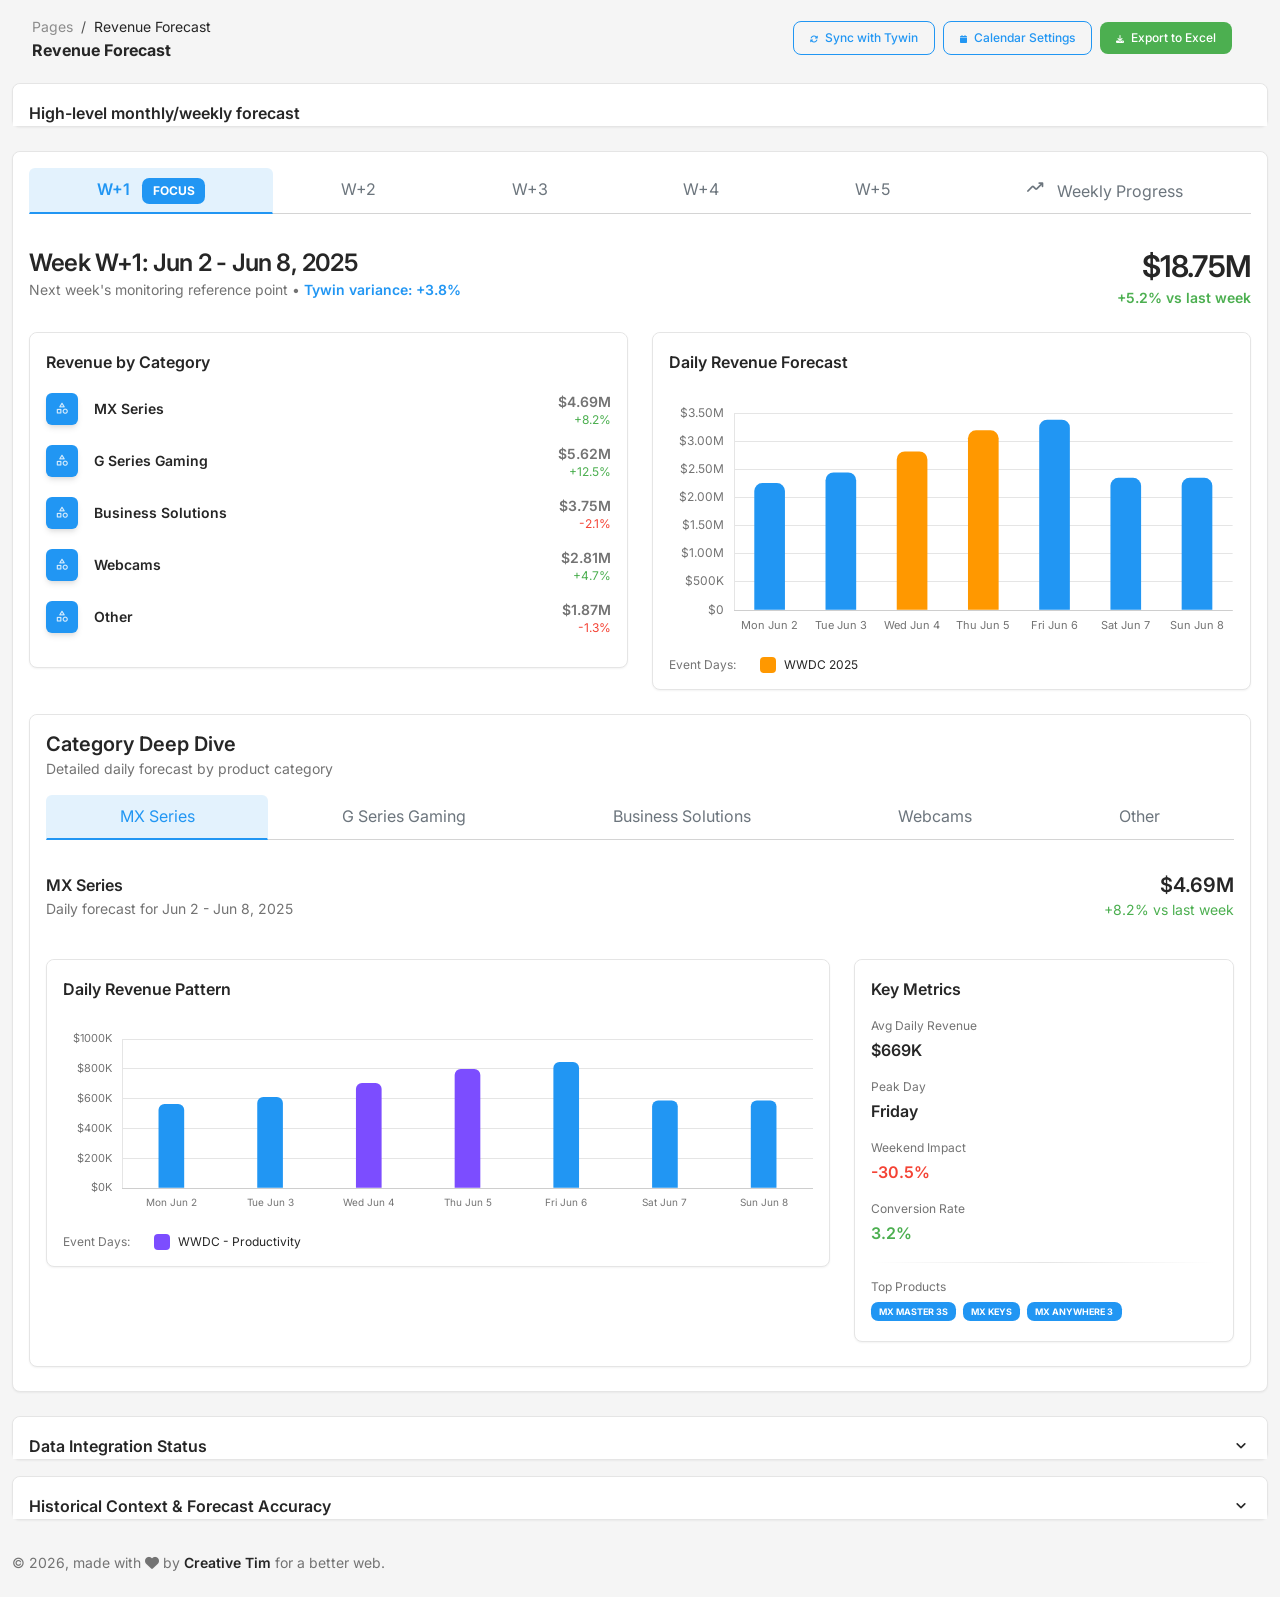
<file: custom-pages/logi/revenue-forecast.html>
<!DOCTYPE html>
<html lang="en">

<head>
  <meta charset="utf-8" />
  <meta name="viewport" content="width=device-width, initial-scale=1, shrink-to-fit=no">
  <link rel="apple-touch-icon" sizes="76x76" href="assets/img/apple-icon.png">
  <link rel="icon" type="image/png" href="assets/img/favicon.png">
  <title>
    Revenue Forecast - Material Dashboard 2 PRO
  </title>
  <!--     Fonts and icons     -->
  <link rel="stylesheet" type="text/css" href="https://fonts.googleapis.com/css?family=Inter:300,400,500,600,700,900" />
  <!-- Nucleo Icons -->
  <link href="assets/css/nucleo-icons.css" rel="stylesheet" />
  <link href="assets/css/nucleo-svg.css" rel="stylesheet" />
  <!-- Font Awesome Icons -->
  <link rel="stylesheet" href="https://cdnjs.cloudflare.com/ajax/libs/font-awesome/6.7.1/css/all.min.css" integrity="sha512-5Hs3dF2AEPkpNAR7UiOHba+lRSJNeM2ECkwxUIxC1Q/FLycGTbNapWXB4tP889k5T5Ju8fs4b1P5z/iB4nMfSQ==" crossorigin="anonymous" referrerpolicy="no-referrer">
  <!-- Material Icons -->
  <link rel="stylesheet" href="https://fonts.googleapis.com/css2?family=Material+Symbols+Rounded:opsz,wght,FILL,GRAD@24,400,0,0" />
  <!-- CSS Files -->
  <link id="pagestyle" href="assets/css/material-dashboard.css?v=3.1.0" rel="stylesheet" />
  <!-- Custom Dashboard Overrides -->
  <link href="assets/css/custom-dashboard.css" rel="stylesheet" />
</head>

<body class="bg-gray-100">
  <main class="main-content position-relative max-height-vh-100 h-100">
    <!-- Navbar -->
    <nav class="navbar navbar-main navbar-expand-lg px-0 mx-3 shadow-none border-radius-xl" id="navbarBlur" navbar-scroll="true">
      <div class="container-fluid py-1 px-3">
        <nav aria-label="breadcrumb">
          <ol class="breadcrumb bg-transparent mb-0 pb-0 pt-1 px-0 me-sm-6 me-5">
            <li class="breadcrumb-item text-sm"><a class="opacity-5 text-dark" href="javascript:;">Pages</a></li>
            <li class="breadcrumb-item text-sm text-dark active" aria-current="page">Revenue Forecast</li>
          </ol>
          <h6 class="font-weight-bolder mb-0">Revenue Forecast</h6>
        </nav>
        <div class="collapse navbar-collapse mt-sm-0 mt-2 me-md-0 me-sm-4" id="navbar">
          <div class="ms-md-auto pe-md-3 d-flex align-items-center">
            <!-- Action buttons -->
            <div class="d-flex align-items-center">
              <button class="btn btn-outline-primary btn-sm mb-0 me-2" style="border-color: #2196f3; color: #2196f3;" onmouseover="this.style.backgroundColor='#2196f3'; this.style.color='white';" onmouseout="this.style.backgroundColor='transparent'; this.style.color='#2196f3';">
                <i class="fas fa-sync-alt me-1"></i> Sync with Tywin
              </button>
              <button class="btn btn-outline-primary btn-sm mb-0 me-2" style="border-color: #2196f3; color: #2196f3;" onmouseover="this.style.backgroundColor='#2196f3'; this.style.color='white';" onmouseout="this.style.backgroundColor='transparent'; this.style.color='#2196f3';">
                <i class="fas fa-calendar me-1"></i> Calendar Settings
              </button>
              <button class="btn btn-sm mb-0 text-white" style="background-color: #4caf50; border: none;" onmouseover="this.style.backgroundColor='#388e3c';" onmouseout="this.style.backgroundColor='#4caf50';">
                <i class="fas fa-download me-1"></i> Export to Excel
              </button>
            </div>
          </div>
        </div>
      </div>
    </nav>
    <!-- End Navbar -->

    <div class="container-fluid py-2">
      <div class="row">
        <div class="col-12">
          <!-- Header Card -->
          <div class="card mb-4">
            <div class="card-header pb-0 p-3">
              <div class="row">
                <div class="col-6 d-flex align-items-center">
                  <h6 class="mb-0">High-level monthly/weekly forecast</h6>
                </div>
              </div>
            </div>
          </div>

          <!-- Week Selector Tabs -->
          <div class="card">
            <div class="card-header pb-0 px-3">
              <ul class="nav nav-tabs nav-fill" role="tablist">
                <li class="nav-item">
                  <a class="nav-link active" data-bs-toggle="tab" href="#week-1" role="tab" aria-controls="week-1" aria-selected="true">
                    <span class="font-weight-bold">W+1</span>
                    <span class="badge ms-2 text-white" style="background-color: #2196f3;">Focus</span>
                  </a>
                </li>
                <li class="nav-item">
                  <a class="nav-link" data-bs-toggle="tab" href="#week-2" role="tab" aria-controls="week-2" aria-selected="false">
                    W+2
                  </a>
                </li>
                <li class="nav-item">
                  <a class="nav-link" data-bs-toggle="tab" href="#week-3" role="tab" aria-controls="week-3" aria-selected="false">
                    W+3
                  </a>
                </li>
                <li class="nav-item">
                  <a class="nav-link" data-bs-toggle="tab" href="#week-4" role="tab" aria-controls="week-4" aria-selected="false">
                    W+4
                  </a>
                </li>
                <li class="nav-item">
                  <a class="nav-link" data-bs-toggle="tab" href="#week-5" role="tab" aria-controls="week-5" aria-selected="false">
                    W+5
                  </a>
                </li>
                <li class="nav-item">
                  <a class="nav-link" data-bs-toggle="tab" href="#weekly-progress" role="tab" aria-controls="weekly-progress" aria-selected="false">
                    <i class="material-symbols-rounded me-2">trending_up</i>
                    Weekly Progress
                  </a>
                </li>
              </ul>
            </div>
            <div class="card-body px-0 pb-2">
              <div class="tab-content">
                <!-- Week 1 Tab -->
                <div class="tab-pane fade show active" id="week-1" role="tabpanel">
                  <div class="p-3">
                    <div class="row week-header">
                      <div class="col-lg-8">
                        <h4 class="mb-0">Week W+1: Jun 2 - Jun 8, 2025</h4>
                        <p class="text-sm text-muted mb-0">Next week's monitoring reference point • <span class="text-primary font-weight-bold">Tywin variance: <span class="tywin-variance">+3.8%</span></span></p>
                      </div>
                      <div class="col-lg-4 text-lg-end">
                        <h3 class="mb-0 week-revenue">$18.75M</h3>
                        <p class="text-sm text-success font-weight-bold mb-0 week-change">+5.2% vs last week</p>
                      </div>
                    </div>
                    
                    <!-- Revenue Summary Cards -->
                    <div class="row mt-4">
                      <div class="col-lg-6">
                        <div class="card">
                          <div class="card-header pb-0 p-3">
                            <h6 class="mb-0">Revenue by Category</h6>
                          </div>
                          <div class="card-body p-3">
                            <div id="category-breakdown-1" class="category-list">
                              <!-- Categories will be populated by JavaScript -->
                            </div>
                          </div>
                        </div>
                      </div>
                      <div class="col-lg-6">
                        <div class="card">
                          <div class="card-header pb-0 p-3">
                            <h6 class="mb-0">Daily Revenue Forecast</h6>
                          </div>
                          <div class="card-body p-3">
                            <div style="position: relative; height: 250px;">
                              <canvas id="daily-chart-1"></canvas>
                            </div>
                            <div class="mt-3" id="event-legend-1">
                              <!-- Event legend will be populated by JavaScript -->
                            </div>
                          </div>
                        </div>
                      </div>
                    </div>
                    
                    <!-- Category Deep Dive for Week 1 -->
                    <div class="row mt-4">
                      <div class="col-12">
                        <div class="card">
                          <div class="card-header pb-0 px-3">
                            <div class="row">
                              <div class="col-6">
                                <h5 class="mb-0">Category Deep Dive</h5>
                                <p class="text-sm text-muted mb-0">Detailed daily forecast by product category</p>
                              </div>
                            </div>
                            <ul class="nav nav-tabs nav-fill mt-3" role="tablist">
                              <li class="nav-item">
                                <a class="nav-link active" data-bs-toggle="tab" href="#cat-mx-1" role="tab" aria-selected="true">
                                  MX Series
                                </a>
                              </li>
                              <li class="nav-item">
                                <a class="nav-link" data-bs-toggle="tab" href="#cat-gaming-1" role="tab" aria-selected="false">
                                  G Series Gaming
                                </a>
                              </li>
                              <li class="nav-item">
                                <a class="nav-link" data-bs-toggle="tab" href="#cat-business-1" role="tab" aria-selected="false">
                                  Business Solutions
                                </a>
                              </li>
                              <li class="nav-item">
                                <a class="nav-link" data-bs-toggle="tab" href="#cat-webcams-1" role="tab" aria-selected="false">
                                  Webcams
                                </a>
                              </li>
                              <li class="nav-item">
                                <a class="nav-link" data-bs-toggle="tab" href="#cat-other-1" role="tab" aria-selected="false">
                                  Other
                                </a>
                              </li>
                            </ul>
                          </div>
                          <div class="card-body px-0 pb-2">
                            <div class="tab-content">
                              <!-- MX Series Tab -->
                              <div class="tab-pane fade show active" id="cat-mx-1" role="tabpanel">
                                <div class="p-3">
                                  <div class="row">
                                    <div class="col-lg-8">
                                      <h6 class="mb-0">MX Series</h6>
                                      <p class="text-sm text-muted">Daily forecast for Jun 2 - Jun 8, 2025</p>
                                    </div>
                                    <div class="col-lg-4 text-lg-end">
                                      <h5 class="mb-0">$4.69M</h5>
                                      <p class="text-sm text-success mb-0">+8.2% vs last week</p>
                                    </div>
                                  </div>
                                  
                                  <div class="row mt-4">
                                    <div class="col-lg-8">
                                      <div class="card">
                                        <div class="card-header pb-0 p-3">
                                          <h6 class="mb-0">Daily Revenue Pattern</h6>
                                        </div>
                                        <div class="card-body p-3">
                                          <div style="position: relative; height: 200px;">
                                            <canvas id="cat-chart-mx-1"></canvas>
                                          </div>
                                          <div class="mt-3" id="event-legend-mx-1">
                                            <!-- Event legend will be populated by JavaScript -->
                                          </div>
                                        </div>
                                      </div>
                                    </div>
                                    <div class="col-lg-4">
                                      <div class="card h-100">
                                        <div class="card-header pb-0 p-3">
                                          <h6 class="mb-0">Key Metrics</h6>
                                        </div>
                                        <div class="card-body p-3">
                                          <div class="mb-3">
                                            <p class="text-xs text-secondary mb-1">Avg Daily Revenue</p>
                                            <h6 class="mb-0">$669K</h6>
                                          </div>
                                          <div class="mb-3">
                                            <p class="text-xs text-secondary mb-1">Peak Day</p>
                                            <h6 class="mb-0">Friday</h6>
                                          </div>
                                          <div class="mb-3">
                                            <p class="text-xs text-secondary mb-1">Weekend Impact</p>
                                            <h6 class="mb-0 text-danger">-30.5%</h6>
                                          </div>
                                          <div class="mb-3">
                                            <p class="text-xs text-secondary mb-1">Conversion Rate</p>
                                            <h6 class="mb-0 text-success">3.2%</h6>
                                          </div>
                                          <hr class="horizontal dark my-3">
                                          <p class="text-xs text-secondary mb-2">Top Products</p>
                                          <div class="text-xs">
                                            <div class="badge me-1 mb-1 text-white" style="background-color: #2196f3;">MX Master 3S</div>
                                            <div class="badge me-1 mb-1 text-white" style="background-color: #2196f3;">MX Keys</div>
                                            <div class="badge me-1 mb-1 text-white" style="background-color: #2196f3;">MX Anywhere 3</div>
                                          </div>
                                        </div>
                                      </div>
                                    </div>
                                  </div>
                                </div>
                              </div>
                              
                              <!-- G Series Gaming Tab -->
                              <div class="tab-pane fade" id="cat-gaming-1" role="tabpanel">
                                <div class="p-3">
                                  <div class="row">
                                    <div class="col-lg-8">
                                      <h6 class="mb-0">G Series Gaming</h6>
                                      <p class="text-sm text-muted">Daily forecast for Jun 2 - Jun 8, 2025</p>
                                    </div>
                                    <div class="col-lg-4 text-lg-end">
                                      <h5 class="mb-0">$5.62M</h5>
                                      <p class="text-sm text-success mb-0">+12.5% vs last week</p>
                                    </div>
                                  </div>
                                  
                                  <div class="row mt-4">
                                    <div class="col-lg-8">
                                      <div class="card">
                                        <div class="card-header pb-0 p-3">
                                          <h6 class="mb-0">Daily Revenue Pattern</h6>
                                        </div>
                                        <div class="card-body p-3">
                                          <div style="position: relative; height: 200px;">
                                            <canvas id="cat-chart-gaming-1"></canvas>
                                          </div>
                                          <div class="mt-3" id="event-legend-gaming-1">
                                            <!-- Event legend will be populated by JavaScript -->
                                          </div>
                                        </div>
                                      </div>
                                    </div>
                                    <div class="col-lg-4">
                                      <div class="card h-100">
                                        <div class="card-header pb-0 p-3">
                                          <h6 class="mb-0">Key Metrics</h6>
                                        </div>
                                        <div class="card-body p-3">
                                          <div class="mb-3">
                                            <p class="text-xs text-secondary mb-1">Avg Daily Revenue</p>
                                            <h6 class="mb-0">$803K</h6>
                                          </div>
                                          <div class="mb-3">
                                            <p class="text-xs text-secondary mb-1">Peak Day</p>
                                            <h6 class="mb-0">Friday</h6>
                                          </div>
                                          <div class="mb-3">
                                            <p class="text-xs text-secondary mb-1">Weekend Impact</p>
                                            <h6 class="mb-0 text-danger">-30.6%</h6>
                                          </div>
                                          <div class="mb-3">
                                            <p class="text-xs text-secondary mb-1">Conversion Rate</p>
                                            <h6 class="mb-0 text-success">2.8%</h6>
                                          </div>
                                          <hr class="horizontal dark my-3">
                                          <p class="text-xs text-secondary mb-2">Top Products</p>
                                          <div class="text-xs">
                                            <div class="badge me-1 mb-1 text-white" style="background-color: #2196f3;">G PRO X SUPERLIGHT 2</div>
                                            <div class="badge me-1 mb-1 text-white" style="background-color: #2196f3;">G502 X</div>
                                            <div class="badge me-1 mb-1 text-white" style="background-color: #2196f3;">G915 TKL</div>
                                          </div>
                                        </div>
                                      </div>
                                    </div>
                                  </div>
                                </div>
                              </div>
                              
                              <!-- Business Solutions Tab -->
                              <div class="tab-pane fade" id="cat-business-1" role="tabpanel">
                                <div class="p-3">
                                  <div class="row">
                                    <div class="col-lg-8">
                                      <h6 class="mb-0">Business Solutions</h6>
                                      <p class="text-sm text-muted">Daily forecast for Jun 2 - Jun 8, 2025</p>
                                    </div>
                                    <div class="col-lg-4 text-lg-end">
                                      <h5 class="mb-0">$3.75M</h5>
                                      <p class="text-sm text-danger mb-0">-2.1% vs last week</p>
                                    </div>
                                  </div>
                                  
                                  <div class="row mt-4">
                                    <div class="col-lg-8">
                                      <div class="card">
                                        <div class="card-header pb-0 p-3">
                                          <h6 class="mb-0">Daily Revenue Pattern</h6>
                                        </div>
                                        <div class="card-body p-3">
                                          <div style="position: relative; height: 200px;">
                                            <canvas id="cat-chart-business-1"></canvas>
                                          </div>
                                          <div class="mt-3" id="event-legend-business-1">
                                            <!-- Event legend will be populated by JavaScript -->
                                          </div>
                                        </div>
                                      </div>
                                    </div>
                                    <div class="col-lg-4">
                                      <div class="card h-100">
                                        <div class="card-header pb-0 p-3">
                                          <h6 class="mb-0">Key Metrics</h6>
                                        </div>
                                        <div class="card-body p-3">
                                          <div class="mb-3">
                                            <p class="text-xs text-secondary mb-1">Avg Daily Revenue</p>
                                            <h6 class="mb-0">$536K</h6>
                                          </div>
                                          <div class="mb-3">
                                            <p class="text-xs text-secondary mb-1">Peak Day</p>
                                            <h6 class="mb-0">Friday</h6>
                                          </div>
                                          <div class="mb-3">
                                            <p class="text-xs text-secondary mb-1">Weekend Impact</p>
                                            <h6 class="mb-0 text-danger">-30.6%</h6>
                                          </div>
                                          <div class="mb-3">
                                            <p class="text-xs text-secondary mb-1">Conversion Rate</p>
                                            <h6 class="mb-0 text-success">5.1%</h6>
                                          </div>
                                          <hr class="horizontal dark my-3">
                                          <p class="text-xs text-secondary mb-2">Top Products</p>
                                          <div class="text-xs">
                                            <div class="badge me-1 mb-1 text-white" style="background-color: #2196f3;">Rally Bar</div>
                                            <div class="badge me-1 mb-1 text-white" style="background-color: #2196f3;">MeetUp 2</div>
                                            <div class="badge me-1 mb-1 text-white" style="background-color: #2196f3;">Tap IP</div>
                                          </div>
                                        </div>
                                      </div>
                                    </div>
                                  </div>
                                </div>
                              </div>
                              
                              <!-- Webcams Tab -->
                              <div class="tab-pane fade" id="cat-webcams-1" role="tabpanel">
                                <div class="p-3">
                                  <div class="row">
                                    <div class="col-lg-8">
                                      <h6 class="mb-0">Webcams</h6>
                                      <p class="text-sm text-muted">Daily forecast for Jun 2 - Jun 8, 2025</p>
                                    </div>
                                    <div class="col-lg-4 text-lg-end">
                                      <h5 class="mb-0">$2.81M</h5>
                                      <p class="text-sm text-success mb-0">+4.7% vs last week</p>
                                    </div>
                                  </div>
                                  
                                  <div class="row mt-4">
                                    <div class="col-lg-8">
                                      <div class="card">
                                        <div class="card-header pb-0 p-3">
                                          <h6 class="mb-0">Daily Revenue Pattern</h6>
                                        </div>
                                        <div class="card-body p-3">
                                          <div style="position: relative; height: 200px;">
                                            <canvas id="cat-chart-webcams-1"></canvas>
                                          </div>
                                          <div class="mt-3" id="event-legend-webcams-1">
                                            <!-- Event legend will be populated by JavaScript -->
                                          </div>
                                        </div>
                                      </div>
                                    </div>
                                    <div class="col-lg-4">
                                      <div class="card h-100">
                                        <div class="card-header pb-0 p-3">
                                          <h6 class="mb-0">Key Metrics</h6>
                                        </div>
                                        <div class="card-body p-3">
                                          <div class="mb-3">
                                            <p class="text-xs text-secondary mb-1">Avg Daily Revenue</p>
                                            <h6 class="mb-0">$402K</h6>
                                          </div>
                                          <div class="mb-3">
                                            <p class="text-xs text-secondary mb-1">Peak Day</p>
                                            <h6 class="mb-0">Friday</h6>
                                          </div>
                                          <div class="mb-3">
                                            <p class="text-xs text-secondary mb-1">Weekend Impact</p>
                                            <h6 class="mb-0 text-danger">-30.5%</h6>
                                          </div>
                                          <div class="mb-3">
                                            <p class="text-xs text-secondary mb-1">Conversion Rate</p>
                                            <h6 class="mb-0 text-success">4.2%</h6>
                                          </div>
                                          <hr class="horizontal dark my-3">
                                          <p class="text-xs text-secondary mb-2">Top Products</p>
                                          <div class="text-xs">
                                            <div class="badge me-1 mb-1 text-white" style="background-color: #2196f3;">Brio 4K</div>
                                            <div class="badge me-1 mb-1 text-white" style="background-color: #2196f3;">C920s</div>
                                            <div class="badge me-1 mb-1 text-white" style="background-color: #2196f3;">StreamCam</div>
                                          </div>
                                        </div>
                                      </div>
                                    </div>
                                  </div>
                                </div>
                              </div>
                              
                              <!-- Other Tab -->
                              <div class="tab-pane fade" id="cat-other-1" role="tabpanel">
                                <div class="p-3">
                                  <div class="row">
                                    <div class="col-lg-8">
                                      <h6 class="mb-0">Other Products</h6>
                                      <p class="text-sm text-muted">Daily forecast for Jun 2 - Jun 8, 2025</p>
                                    </div>
                                    <div class="col-lg-4 text-lg-end">
                                      <h5 class="mb-0">$1.87M</h5>
                                      <p class="text-sm text-danger mb-0">-1.3% vs last week</p>
                                    </div>
                                  </div>
                                  
                                  <div class="row mt-4">
                                    <div class="col-lg-8">
                                      <div class="card">
                                        <div class="card-header pb-0 p-3">
                                          <h6 class="mb-0">Daily Revenue Pattern</h6>
                                        </div>
                                        <div class="card-body p-3">
                                          <div style="position: relative; height: 200px;">
                                            <canvas id="cat-chart-other-1"></canvas>
                                          </div>
                                          <div class="mt-3" id="event-legend-other-1">
                                            <!-- Event legend will be populated by JavaScript -->
                                          </div>
                                        </div>
                                      </div>
                                    </div>
                                    <div class="col-lg-4">
                                      <div class="card h-100">
                                        <div class="card-header pb-0 p-3">
                                          <h6 class="mb-0">Key Metrics</h6>
                                        </div>
                                        <div class="card-body p-3">
                                          <div class="mb-3">
                                            <p class="text-xs text-secondary mb-1">Avg Daily Revenue</p>
                                            <h6 class="mb-0">$268K</h6>
                                          </div>
                                          <div class="mb-3">
                                            <p class="text-xs text-secondary mb-1">Peak Day</p>
                                            <h6 class="mb-0">Friday</h6>
                                          </div>
                                          <div class="mb-3">
                                            <p class="text-xs text-secondary mb-1">Weekend Impact</p>
                                            <h6 class="mb-0 text-danger">-30.6%</h6>
                                          </div>
                                          <div class="mb-3">
                                            <p class="text-xs text-secondary mb-1">Conversion Rate</p>
                                            <h6 class="mb-0 text-success">2.1%</h6>
                                          </div>
                                          <hr class="horizontal dark my-3">
                                          <p class="text-xs text-secondary mb-2">Top Products</p>
                                          <div class="text-xs">
                                            <div class="badge me-1 mb-1 text-white" style="background-color: #2196f3;">iPad Accessories</div>
                                            <div class="badge me-1 mb-1 text-white" style="background-color: #2196f3;">Speakers</div>
                                            <div class="badge me-1 mb-1 text-white" style="background-color: #2196f3;">Presenters</div>
                                          </div>
                                        </div>
                                      </div>
                                    </div>
                                  </div>
                                </div>
                              </div>
                            </div>
                          </div>
                        </div>
                      </div>
                    </div>
                  </div>
                </div>
                
                <!-- Other week tabs -->
                <div class="tab-pane fade" id="week-2" role="tabpanel">
                  <div class="p-3">
                    <div class="row week-header">
                      <div class="col-lg-8">
                        <h4 class="mb-0">Week W+2: Jun 9 - Jun 15, 2025</h4>
                        <p class="text-sm text-muted mb-0">Next week's monitoring reference point • <span class="text-primary font-weight-bold">Tywin variance: <span class="tywin-variance">+1.2%</span></span></p>
                      </div>
                      <div class="col-lg-4 text-lg-end">
                        <h3 class="mb-0 week-revenue">$17.89M</h3>
                        <p class="text-sm text-danger font-weight-bold mb-0 week-change">-4.6% vs last week</p>
                      </div>
                    </div>
                    
                    <div class="row mt-4">
                      <div class="col-lg-6">
                        <div class="card">
                          <div class="card-header pb-0 p-3">
                            <h6 class="mb-0">Revenue by Category</h6>
                          </div>
                          <div class="card-body p-3">
                            <div id="category-breakdown-2" class="category-list"></div>
                          </div>
                        </div>
                      </div>
                      <div class="col-lg-6">
                        <div class="card">
                          <div class="card-header pb-0 p-3">
                            <h6 class="mb-0">Daily Revenue Forecast</h6>
                          </div>
                          <div class="card-body p-3">
                            <div style="position: relative; height: 250px;">
                              <canvas id="daily-chart-2"></canvas>
                            </div>
                            <div class="mt-3" id="event-legend-2">
                              <!-- Event legend will be populated by JavaScript -->
                            </div>
                          </div>
                        </div>
                      </div>
                    </div>
                    
                    <!-- Category Deep Dive for Week 2 -->
                    <div class="row mt-4">
                      <div class="col-12">
                        <div class="card">
                          <div class="card-header pb-0 px-3">
                            <div class="row">
                              <div class="col-6">
                                <h5 class="mb-0">Category Deep Dive</h5>
                                <p class="text-sm text-muted mb-0">Detailed daily forecast by product category</p>
                              </div>
                            </div>
                            <ul class="nav nav-tabs nav-fill mt-3" role="tablist">
                              <li class="nav-item">
                                <a class="nav-link active" data-bs-toggle="tab" href="#cat-mx-2" role="tab" aria-selected="true">
                                  MX Series
                                </a>
                              </li>
                              <li class="nav-item">
                                <a class="nav-link" data-bs-toggle="tab" href="#cat-gaming-2" role="tab" aria-selected="false">
                                  G Series Gaming
                                </a>
                              </li>
                              <li class="nav-item">
                                <a class="nav-link" data-bs-toggle="tab" href="#cat-business-2" role="tab" aria-selected="false">
                                  Business Solutions
                                </a>
                              </li>
                              <li class="nav-item">
                                <a class="nav-link" data-bs-toggle="tab" href="#cat-webcams-2" role="tab" aria-selected="false">
                                  Webcams
                                </a>
                              </li>
                              <li class="nav-item">
                                <a class="nav-link" data-bs-toggle="tab" href="#cat-other-2" role="tab" aria-selected="false">
                                  Other
                                </a>
                              </li>
                            </ul>
                          </div>
                          <div class="card-body px-0 pb-2">
                            <div class="tab-content">
                              <!-- MX Series Tab -->
                              <div class="tab-pane fade show active" id="cat-mx-2" role="tabpanel">
                                <div class="p-3">
                                  <div class="row">
                                    <div class="col-lg-8">
                                      <h6 class="mb-0">MX Series</h6>
                                      <p class="text-sm text-muted">Daily forecast for Jun 9 - Jun 15, 2025</p>
                                    </div>
                                    <div class="col-lg-4 text-lg-end">
                                      <h5 class="mb-0">$4.47M</h5>
                                      <p class="text-sm text-danger mb-0">-2.8% vs last week</p>
                                    </div>
                                  </div>
                                  
                                  <div class="row mt-4">
                                    <div class="col-lg-8">
                                      <div class="card">
                                        <div class="card-header pb-0 p-3">
                                          <h6 class="mb-0">Daily Revenue Pattern</h6>
                                        </div>
                                        <div class="card-body p-3">
                                          <div style="position: relative; height: 200px;">
                                            <canvas id="cat-chart-mx-2"></canvas>
                                          </div>
                                          <div class="mt-3" id="event-legend-mx-2">
                                            <!-- Event legend will be populated by JavaScript -->
                                          </div>
                                        </div>
                                      </div>
                                    </div>
                                    <div class="col-lg-4">
                                      <div class="card h-100">
                                        <div class="card-header pb-0 p-3">
                                          <h6 class="mb-0">Key Metrics</h6>
                                        </div>
                                        <div class="card-body p-3">
                                          <div class="mb-3">
                                            <p class="text-xs text-secondary mb-1">Avg Daily Revenue</p>
                                            <h6 class="mb-0">$639K</h6>
                                          </div>
                                          <div class="mb-3">
                                            <p class="text-xs text-secondary mb-1">Peak Day</p>
                                            <h6 class="mb-0">Friday</h6>
                                          </div>
                                          <div class="mb-3">
                                            <p class="text-xs text-secondary mb-1">Weekend Impact</p>
                                            <h6 class="mb-0 text-danger">-30.5%</h6>
                                          </div>
                                          <div class="mb-3">
                                            <p class="text-xs text-secondary mb-1">Conversion Rate</p>
                                            <h6 class="mb-0 text-success">3.1%</h6>
                                          </div>
                                          <hr class="horizontal dark my-3">
                                          <p class="text-xs text-secondary mb-2">Top Products</p>
                                          <div class="text-xs">
                                            <div class="badge me-1 mb-1 text-white" style="background-color: #2196f3;">MX Master 3S</div>
                                            <div class="badge me-1 mb-1 text-white" style="background-color: #2196f3;">MX Keys</div>
                                            <div class="badge me-1 mb-1 text-white" style="background-color: #2196f3;">MX Anywhere 3</div>
                                          </div>
                                        </div>
                                      </div>
                                    </div>
                                  </div>
                                </div>
                              </div>
                              
                              <!-- G Series Gaming Tab -->
                              <div class="tab-pane fade" id="cat-gaming-2" role="tabpanel">
                                <div class="p-3">
                                  <div class="row">
                                    <div class="col-lg-8">
                                      <h6 class="mb-0">G Series Gaming</h6>
                                      <p class="text-sm text-muted">Daily forecast for Jun 9 - Jun 15, 2025</p>
                                    </div>
                                    <div class="col-lg-4 text-lg-end">
                                      <h5 class="mb-0">$5.37M</h5>
                                      <p class="text-sm text-success mb-0">+2.1% vs last week</p>
                                    </div>
                                  </div>
                                  
                                  <div class="row mt-4">
                                    <div class="col-lg-8">
                                      <div class="card">
                                        <div class="card-header pb-0 p-3">
                                          <h6 class="mb-0">Daily Revenue Pattern</h6>
                                        </div>
                                        <div class="card-body p-3">
                                          <div style="position: relative; height: 200px;">
                                            <canvas id="cat-chart-gaming-2"></canvas>
                                          </div>
                                          <div class="mt-3" id="event-legend-gaming-2">
                                            <!-- Event legend will be populated by JavaScript -->
                                          </div>
                                        </div>
                                      </div>
                                    </div>
                                    <div class="col-lg-4">
                                      <div class="card h-100">
                                        <div class="card-header pb-0 p-3">
                                          <h6 class="mb-0">Key Metrics</h6>
                                        </div>
                                        <div class="card-body p-3">
                                          <div class="mb-3">
                                            <p class="text-xs text-secondary mb-1">Avg Daily Revenue</p>
                                            <h6 class="mb-0">$767K</h6>
                                          </div>
                                          <div class="mb-3">
                                            <p class="text-xs text-secondary mb-1">Peak Day</p>
                                            <h6 class="mb-0">Friday</h6>
                                          </div>
                                          <div class="mb-3">
                                            <p class="text-xs text-secondary mb-1">Weekend Impact</p>
                                            <h6 class="mb-0 text-danger">-30.6%</h6>
                                          </div>
                                          <div class="mb-3">
                                            <p class="text-xs text-secondary mb-1">Conversion Rate</p>
                                            <h6 class="mb-0 text-success">2.9%</h6>
                                          </div>
                                          <hr class="horizontal dark my-3">
                                          <p class="text-xs text-secondary mb-2">Top Products</p>
                                          <div class="text-xs">
                                            <div class="badge me-1 mb-1 text-white" style="background-color: #2196f3;">G PRO X SUPERLIGHT 2</div>
                                            <div class="badge me-1 mb-1 text-white" style="background-color: #2196f3;">G502 X</div>
                                            <div class="badge me-1 mb-1 text-white" style="background-color: #2196f3;">G915 TKL</div>
                                          </div>
                                        </div>
                                      </div>
                                    </div>
                                  </div>
                                </div>
                              </div>
                              
                              <!-- Business Solutions Tab -->
                              <div class="tab-pane fade" id="cat-business-2" role="tabpanel">
                                <div class="p-3">
                                  <div class="row">
                                    <div class="col-lg-8">
                                      <h6 class="mb-0">Business Solutions</h6>
                                      <p class="text-sm text-muted">Daily forecast for Jun 9 - Jun 15, 2025</p>
                                    </div>
                                    <div class="col-lg-4 text-lg-end">
                                      <h5 class="mb-0">$3.58M</h5>
                                      <p class="text-sm text-danger mb-0">-5.8% vs last week</p>
                                    </div>
                                  </div>
                                  
                                  <div class="row mt-4">
                                    <div class="col-lg-8">
                                      <div class="card">
                                        <div class="card-header pb-0 p-3">
                                          <h6 class="mb-0">Daily Revenue Pattern</h6>
                                        </div>
                                        <div class="card-body p-3">
                                          <div style="position: relative; height: 200px;">
                                            <canvas id="cat-chart-business-2"></canvas>
                                          </div>
                                          <div class="mt-3" id="event-legend-business-2">
                                            <!-- Event legend will be populated by JavaScript -->
                                          </div>
                                        </div>
                                      </div>
                                    </div>
                                    <div class="col-lg-4">
                                      <div class="card h-100">
                                        <div class="card-header pb-0 p-3">
                                          <h6 class="mb-0">Key Metrics</h6>
                                        </div>
                                        <div class="card-body p-3">
                                          <div class="mb-3">
                                            <p class="text-xs text-secondary mb-1">Avg Daily Revenue</p>
                                            <h6 class="mb-0">$511K</h6>
                                          </div>
                                          <div class="mb-3">
                                            <p class="text-xs text-secondary mb-1">Peak Day</p>
                                            <h6 class="mb-0">Thursday</h6>
                                          </div>
                                          <div class="mb-3">
                                            <p class="text-xs text-secondary mb-1">Weekend Impact</p>
                                            <h6 class="mb-0 text-danger">-25.3%</h6>
                                          </div>
                                          <div class="mb-3">
                                            <p class="text-xs text-secondary mb-1">Conversion Rate</p>
                                            <h6 class="mb-0 text-success">2.4%</h6>
                                          </div>
                                          <hr class="horizontal dark my-3">
                                          <p class="text-xs text-secondary mb-2">Top Products</p>
                                          <div class="text-xs">
                                            <div class="badge me-1 mb-1 text-white" style="background-color: #2196f3;">Rally Bar</div>
                                            <div class="badge me-1 mb-1 text-white" style="background-color: #2196f3;">MeetUp</div>
                                            <div class="badge me-1 mb-1 text-white" style="background-color: #2196f3;">Sync</div>
                                          </div>
                                        </div>
                                      </div>
                                    </div>
                                  </div>
                                </div>
                              </div>
                              
                              <!-- Webcams Tab -->
                              <div class="tab-pane fade" id="cat-webcams-2" role="tabpanel">
                                <div class="p-3">
                                  <div class="row">
                                    <div class="col-lg-8">
                                      <h6 class="mb-0">Webcams</h6>
                                      <p class="text-sm text-muted">Daily forecast for Jun 9 - Jun 15, 2025</p>
                                    </div>
                                    <div class="col-lg-4 text-lg-end">
                                      <h5 class="mb-0">$2.68M</h5>
                                      <p class="text-sm text-danger mb-0">-7.3% vs last week</p>
                                    </div>
                                  </div>
                                  
                                  <div class="row mt-4">
                                    <div class="col-lg-8">
                                      <div class="card">
                                        <div class="card-header pb-0 p-3">
                                          <h6 class="mb-0">Daily Revenue Pattern</h6>
                                        </div>
                                        <div class="card-body p-3">
                                          <div style="position: relative; height: 200px;">
                                            <canvas id="cat-chart-webcams-2"></canvas>
                                          </div>
                                          <div class="mt-3" id="event-legend-webcams-2">
                                            <!-- Event legend will be populated by JavaScript -->
                                          </div>
                                        </div>
                                      </div>
                                    </div>
                                    <div class="col-lg-4">
                                      <div class="card h-100">
                                        <div class="card-header pb-0 p-3">
                                          <h6 class="mb-0">Key Metrics</h6>
                                        </div>
                                        <div class="card-body p-3">
                                          <div class="mb-3">
                                            <p class="text-xs text-secondary mb-1">Avg Daily Revenue</p>
                                            <h6 class="mb-0">$383K</h6>
                                          </div>
                                          <div class="mb-3">
                                            <p class="text-xs text-secondary mb-1">Peak Day</p>
                                            <h6 class="mb-0">Friday</h6>
                                          </div>
                                          <div class="mb-3">
                                            <p class="text-xs text-secondary mb-1">Weekend Impact</p>
                                            <h6 class="mb-0 text-danger">-30.5%</h6>
                                          </div>
                                          <div class="mb-3">
                                            <p class="text-xs text-secondary mb-1">Conversion Rate</p>
                                            <h6 class="mb-0 text-success">4.0%</h6>
                                          </div>
                                          <hr class="horizontal dark my-3">
                                          <p class="text-xs text-secondary mb-2">Top Products</p>
                                          <div class="text-xs">
                                            <div class="badge me-1 mb-1 text-white" style="background-color: #2196f3;">Brio 4K</div>
                                            <div class="badge me-1 mb-1 text-white" style="background-color: #2196f3;">C920s</div>
                                            <div class="badge me-1 mb-1 text-white" style="background-color: #2196f3;">StreamCam</div>
                                          </div>
                                        </div>
                                      </div>
                                    </div>
                                  </div>
                                </div>
                              </div>
                              
                              <!-- Other Tab -->
                              <div class="tab-pane fade" id="cat-other-2" role="tabpanel">
                                <div class="p-3">
                                  <div class="row">
                                    <div class="col-lg-8">
                                      <h6 class="mb-0">Other Products</h6>
                                      <p class="text-sm text-muted">Daily forecast for Jun 9 - Jun 15, 2025</p>
                                    </div>
                                    <div class="col-lg-4 text-lg-end">
                                      <h5 class="mb-0">$1.79M</h5>
                                      <p class="text-sm text-danger mb-0">-4.2% vs last week</p>
                                    </div>
                                  </div>
                                  
                                  <div class="row mt-4">
                                    <div class="col-lg-8">
                                      <div class="card">
                                        <div class="card-header pb-0 p-3">
                                          <h6 class="mb-0">Daily Revenue Pattern</h6>
                                        </div>
                                        <div class="card-body p-3">
                                          <div style="position: relative; height: 200px;">
                                            <canvas id="cat-chart-other-2"></canvas>
                                          </div>
                                          <div class="mt-3" id="event-legend-other-2">
                                            <!-- Event legend will be populated by JavaScript -->
                                          </div>
                                        </div>
                                      </div>
                                    </div>
                                    <div class="col-lg-4">
                                      <div class="card h-100">
                                        <div class="card-header pb-0 p-3">
                                          <h6 class="mb-0">Key Metrics</h6>
                                        </div>
                                        <div class="card-body p-3">
                                          <div class="mb-3">
                                            <p class="text-xs text-secondary mb-1">Avg Daily Revenue</p>
                                            <h6 class="mb-0">$256K</h6>
                                          </div>
                                          <div class="mb-3">
                                            <p class="text-xs text-secondary mb-1">Peak Day</p>
                                            <h6 class="mb-0">Friday</h6>
                                          </div>
                                          <div class="mb-3">
                                            <p class="text-xs text-secondary mb-1">Weekend Impact</p>
                                            <h6 class="mb-0 text-danger">-30.6%</h6>
                                          </div>
                                          <div class="mb-3">
                                            <p class="text-xs text-secondary mb-1">Conversion Rate</p>
                                            <h6 class="mb-0 text-success">2.0%</h6>
                                          </div>
                                          <hr class="horizontal dark my-3">
                                          <p class="text-xs text-secondary mb-2">Top Products</p>
                                          <div class="text-xs">
                                            <div class="badge me-1 mb-1 text-white" style="background-color: #2196f3;">iPad Accessories</div>
                                            <div class="badge me-1 mb-1 text-white" style="background-color: #2196f3;">Speakers</div>
                                            <div class="badge me-1 mb-1 text-white" style="background-color: #2196f3;">Presenters</div>
                                          </div>
                                        </div>
                                      </div>
                                    </div>
                                  </div>
                                </div>
                              </div>
                            </div>
                          </div>
                        </div>
                      </div>
                    </div>
                  </div>
                </div>
                
                <div class="tab-pane fade" id="week-3" role="tabpanel">
                  <div class="p-3">
                    <div class="row week-header">
                      <div class="col-lg-8">
                        <h4 class="mb-0">Week W+3: Jun 16 - Jun 22, 2025</h4>
                        <p class="text-sm text-muted mb-0">Next week's monitoring reference point • <span class="text-primary font-weight-bold">Tywin variance: <span class="tywin-variance">+2.9%</span></span></p>
                      </div>
                      <div class="col-lg-4 text-lg-end">
                        <h3 class="mb-0 week-revenue">$19.24M</h3>
                        <p class="text-sm text-success font-weight-bold mb-0 week-change">+7.5% vs last week</p>
                      </div>
                    </div>
                    
                    <div class="row mt-4">
                      <div class="col-lg-6">
                        <div class="card">
                          <div class="card-header pb-0 p-3">
                            <h6 class="mb-0">Revenue by Category</h6>
                          </div>
                          <div class="card-body p-3">
                            <div id="category-breakdown-3" class="category-list"></div>
                          </div>
                        </div>
                      </div>
                      <div class="col-lg-6">
                        <div class="card">
                          <div class="card-header pb-0 p-3">
                            <h6 class="mb-0">Daily Revenue Forecast</h6>
                          </div>
                          <div class="card-body p-3">
                            <div style="position: relative; height: 250px;">
                              <canvas id="daily-chart-3"></canvas>
                            </div>
                            <div class="mt-3" id="event-legend-3">
                              <!-- Event legend will be populated by JavaScript -->
                            </div>
                          </div>
                        </div>
                      </div>
                    </div>
                    
                    <!-- Category Deep Dive for Week 3 -->
                    <div class="row mt-4">
                      <div class="col-12">
                        <div class="card">
                          <div class="card-header pb-0 px-3">
                            <div class="row">
                              <div class="col-6">
                                <h5 class="mb-0">Category Deep Dive</h5>
                                <p class="text-sm text-muted mb-0">Detailed daily forecast by product category</p>
                              </div>
                            </div>
                            <ul class="nav nav-tabs nav-fill mt-3" role="tablist">
                              <li class="nav-item">
                                <a class="nav-link active" data-bs-toggle="tab" href="#cat-mx-3" role="tab" aria-selected="true">
                                  MX Series
                                </a>
                              </li>
                              <li class="nav-item">
                                <a class="nav-link" data-bs-toggle="tab" href="#cat-gaming-3" role="tab" aria-selected="false">
                                  G Series Gaming
                                </a>
                              </li>
                              <li class="nav-item">
                                <a class="nav-link" data-bs-toggle="tab" href="#cat-business-3" role="tab" aria-selected="false">
                                  Business Solutions
                                </a>
                              </li>
                              <li class="nav-item">
                                <a class="nav-link" data-bs-toggle="tab" href="#cat-webcams-3" role="tab" aria-selected="false">
                                  Webcams
                                </a>
                              </li>
                              <li class="nav-item">
                                <a class="nav-link" data-bs-toggle="tab" href="#cat-other-3" role="tab" aria-selected="false">
                                  Other
                                </a>
                              </li>
                            </ul>
                          </div>
                          <div class="card-body px-0 pb-2">
                            <div class="tab-content">
                              <!-- MX Series Tab -->
                              <div class="tab-pane fade show active" id="cat-mx-3" role="tabpanel">
                                <div class="p-3">
                                  <div class="row">
                                    <div class="col-lg-8">
                                      <h6 class="mb-0">MX Series</h6>
                                      <p class="text-sm text-muted">Daily forecast for Jun 16 - Jun 22, 2025</p>
                                    </div>
                                    <div class="col-lg-4 text-lg-end">
                                      <h5 class="mb-0">$4.81M</h5>
                                      <p class="text-sm text-success mb-0">+7.6% vs last week</p>
                                    </div>
                                  </div>
                                  
                                  <div class="row mt-4">
                                    <div class="col-lg-8">
                                      <div class="card">
                                        <div class="card-header pb-0 p-3">
                                          <h6 class="mb-0">Daily Revenue Pattern</h6>
                                        </div>
                                        <div class="card-body p-3">
                                          <div style="position: relative; height: 200px;">
                                            <canvas id="cat-chart-mx-3"></canvas>
                                          </div>
                                          <div class="mt-3" id="event-legend-mx-3">
                                            <!-- Event legend will be populated by JavaScript -->
                                          </div>
                                        </div>
                                      </div>
                                    </div>
                                    <div class="col-lg-4">
                                      <div class="card h-100">
                                        <div class="card-header pb-0 p-3">
                                          <h6 class="mb-0">Key Metrics</h6>
                                        </div>
                                        <div class="card-body p-3">
                                          <div class="mb-3">
                                            <p class="text-xs text-secondary mb-1">Avg Daily Revenue</p>
                                            <h6 class="mb-0">$687K</h6>
                                          </div>
                                          <div class="mb-3">
                                            <p class="text-xs text-secondary mb-1">Peak Day</p>
                                            <h6 class="mb-0">Friday</h6>
                                          </div>
                                          <div class="mb-3">
                                            <p class="text-xs text-secondary mb-1">Weekend Impact</p>
                                            <h6 class="mb-0 text-danger">-30.5%</h6>
                                          </div>
                                          <div class="mb-3">
                                            <p class="text-xs text-secondary mb-1">Conversion Rate</p>
                                            <h6 class="mb-0 text-success">3.3%</h6>
                                          </div>
                                          <hr class="horizontal dark my-3">
                                          <p class="text-xs text-secondary mb-2">Top Products</p>
                                          <div class="text-xs">
                                            <div class="badge me-1 mb-1 text-white" style="background-color: #2196f3;">MX Master 3S</div>
                                            <div class="badge me-1 mb-1 text-white" style="background-color: #2196f3;">MX Keys</div>
                                            <div class="badge me-1 mb-1 text-white" style="background-color: #2196f3;">MX Anywhere 3</div>
                                          </div>
                                        </div>
                                      </div>
                                    </div>
                                  </div>
                                </div>
                              </div>
                              
                              <!-- G Series Gaming Tab -->
                              <div class="tab-pane fade" id="cat-gaming-3" role="tabpanel">
                                <div class="p-3">
                                  <div class="row">
                                    <div class="col-lg-8">
                                      <h6 class="mb-0">G Series Gaming</h6>
                                      <p class="text-sm text-muted">Daily forecast for Jun 16 - Jun 22, 2025</p>
                                    </div>
                                    <div class="col-lg-4 text-lg-end">
                                      <h5 class="mb-0">$5.77M</h5>
                                      <p class="text-sm text-success mb-0">+7.4% vs last week</p>
                                    </div>
                                  </div>
                                  
                                  <div class="row mt-4">
                                    <div class="col-lg-8">
                                      <div class="card">
                                        <div class="card-header pb-0 p-3">
                                          <h6 class="mb-0">Daily Revenue Pattern</h6>
                                        </div>
                                        <div class="card-body p-3">
                                          <div style="position: relative; height: 200px;">
                                            <canvas id="cat-chart-gaming-3"></canvas>
                                          </div>
                                          <div class="mt-3" id="event-legend-gaming-3">
                                            <!-- Event legend will be populated by JavaScript -->
                                          </div>
                                        </div>
                                      </div>
                                    </div>
                                    <div class="col-lg-4">
                                      <div class="card h-100">
                                        <div class="card-header pb-0 p-3">
                                          <h6 class="mb-0">Key Metrics</h6>
                                        </div>
                                        <div class="card-body p-3">
                                          <div class="mb-3">
                                            <p class="text-xs text-secondary mb-1">Avg Daily Revenue</p>
                                            <h6 class="mb-0">$824K</h6>
                                          </div>
                                          <div class="mb-3">
                                            <p class="text-xs text-secondary mb-1">Peak Day</p>
                                            <h6 class="mb-0">Saturday</h6>
                                          </div>
                                          <div class="mb-3">
                                            <p class="text-xs text-secondary mb-1">Weekend Impact</p>
                                            <h6 class="mb-0 text-success">+15.2%</h6>
                                          </div>
                                          <div class="mb-3">
                                            <p class="text-xs text-secondary mb-1">Conversion Rate</p>
                                            <h6 class="mb-0 text-success">3.0%</h6>
                                          </div>
                                          <hr class="horizontal dark my-3">
                                          <p class="text-xs text-secondary mb-2">Top Products</p>
                                          <div class="text-xs">
                                            <div class="badge me-1 mb-1 text-white" style="background-color: #2196f3;">G PRO X SUPERLIGHT 2</div>
                                            <div class="badge me-1 mb-1 text-white" style="background-color: #2196f3;">G502 X</div>
                                            <div class="badge me-1 mb-1 text-white" style="background-color: #2196f3;">G915 TKL</div>
                                          </div>
                                        </div>
                                      </div>
                                    </div>
                                  </div>
                                </div>
                              </div>
                              
                              <!-- Business Solutions Tab -->
                              <div class="tab-pane fade" id="cat-business-3" role="tabpanel">
                                <div class="p-3">
                                  <div class="row">
                                    <div class="col-lg-8">
                                      <h6 class="mb-0">Business Solutions</h6>
                                      <p class="text-sm text-muted">Daily forecast for Jun 16 - Jun 22, 2025</p>
                                    </div>
                                    <div class="col-lg-4 text-lg-end">
                                      <h5 class="mb-0">$3.85M</h5>
                                      <p class="text-sm text-success mb-0">+7.5% vs last week</p>
                                    </div>
                                  </div>
                                  
                                  <div class="row mt-4">
                                    <div class="col-lg-8">
                                      <div class="card">
                                        <div class="card-header pb-0 p-3">
                                          <h6 class="mb-0">Daily Revenue Pattern</h6>
                                        </div>
                                        <div class="card-body p-3">
                                          <div style="position: relative; height: 200px;">
                                            <canvas id="cat-chart-business-3"></canvas>
                                          </div>
                                          <div class="mt-3" id="event-legend-business-3">
                                            <!-- Event legend will be populated by JavaScript -->
                                          </div>
                                        </div>
                                      </div>
                                    </div>
                                    <div class="col-lg-4">
                                      <div class="card h-100">
                                        <div class="card-header pb-0 p-3">
                                          <h6 class="mb-0">Key Metrics</h6>
                                        </div>
                                        <div class="card-body p-3">
                                          <div class="mb-3">
                                            <p class="text-xs text-secondary mb-1">Avg Daily Revenue</p>
                                            <h6 class="mb-0">$550K</h6>
                                          </div>
                                          <div class="mb-3">
                                            <p class="text-xs text-secondary mb-1">Peak Day</p>
                                            <h6 class="mb-0">Thursday</h6>
                                          </div>
                                          <div class="mb-3">
                                            <p class="text-xs text-secondary mb-1">Weekend Impact</p>
                                            <h6 class="mb-0 text-danger">-25.3%</h6>
                                          </div>
                                          <div class="mb-3">
                                            <p class="text-xs text-secondary mb-1">Conversion Rate</p>
                                            <h6 class="mb-0 text-success">2.6%</h6>
                                          </div>
                                          <hr class="horizontal dark my-3">
                                          <p class="text-xs text-secondary mb-2">Top Products</p>
                                          <div class="text-xs">
                                            <div class="badge me-1 mb-1 text-white" style="background-color: #2196f3;">Rally Bar</div>
                                            <div class="badge me-1 mb-1 text-white" style="background-color: #2196f3;">MeetUp</div>
                                            <div class="badge me-1 mb-1 text-white" style="background-color: #2196f3;">Sync</div>
                                          </div>
                                        </div>
                                      </div>
                                    </div>
                                  </div>
                                </div>
                              </div>
                              
                              <!-- Webcams Tab -->
                              <div class="tab-pane fade" id="cat-webcams-3" role="tabpanel">
                                <div class="p-3">
                                  <div class="row">
                                    <div class="col-lg-8">
                                      <h6 class="mb-0">Webcams</h6>
                                      <p class="text-sm text-muted">Daily forecast for Jun 16 - Jun 22, 2025</p>
                                    </div>
                                    <div class="col-lg-4 text-lg-end">
                                      <h5 class="mb-0">$2.88M</h5>
                                      <p class="text-sm text-success mb-0">+7.5% vs last week</p>
                                    </div>
                                  </div>
                                  
                                  <div class="row mt-4">
                                    <div class="col-lg-8">
                                      <div class="card">
                                        <div class="card-header pb-0 p-3">
                                          <h6 class="mb-0">Daily Revenue Pattern</h6>
                                        </div>
                                        <div class="card-body p-3">
                                          <div style="position: relative; height: 200px;">
                                            <canvas id="cat-chart-webcams-3"></canvas>
                                          </div>
                                          <div class="mt-3" id="event-legend-webcams-3">
                                            <!-- Event legend will be populated by JavaScript -->
                                          </div>
                                        </div>
                                      </div>
                                    </div>
                                    <div class="col-lg-4">
                                      <div class="card h-100">
                                        <div class="card-header pb-0 p-3">
                                          <h6 class="mb-0">Key Metrics</h6>
                                        </div>
                                        <div class="card-body p-3">
                                          <div class="mb-3">
                                            <p class="text-xs text-secondary mb-1">Avg Daily Revenue</p>
                                            <h6 class="mb-0">$412K</h6>
                                          </div>
                                          <div class="mb-3">
                                            <p class="text-xs text-secondary mb-1">Peak Day</p>
                                            <h6 class="mb-0">Friday</h6>
                                          </div>
                                          <div class="mb-3">
                                            <p class="text-xs text-secondary mb-1">Weekend Impact</p>
                                            <h6 class="mb-0 text-danger">-30.5%</h6>
                                          </div>
                                          <div class="mb-3">
                                            <p class="text-xs text-secondary mb-1">Conversion Rate</p>
                                            <h6 class="mb-0 text-success">4.3%</h6>
                                          </div>
                                          <hr class="horizontal dark my-3">
                                          <p class="text-xs text-secondary mb-2">Top Products</p>
                                          <div class="text-xs">
                                            <div class="badge me-1 mb-1 text-white" style="background-color: #2196f3;">Brio 4K</div>
                                            <div class="badge me-1 mb-1 text-white" style="background-color: #2196f3;">C920s</div>
                                            <div class="badge me-1 mb-1 text-white" style="background-color: #2196f3;">StreamCam</div>
                                          </div>
                                        </div>
                                      </div>
                                    </div>
                                  </div>
                                </div>
                              </div>
                              
                              <!-- Other Tab -->
                              <div class="tab-pane fade" id="cat-other-3" role="tabpanel">
                                <div class="p-3">
                                  <div class="row">
                                    <div class="col-lg-8">
                                      <h6 class="mb-0">Other Products</h6>
                                      <p class="text-sm text-muted">Daily forecast for Jun 16 - Jun 22, 2025</p>
                                    </div>
                                    <div class="col-lg-4 text-lg-end">
                                      <h5 class="mb-0">$1.92M</h5>
                                      <p class="text-sm text-success mb-0">+7.3% vs last week</p>
                                    </div>
                                  </div>
                                  
                                  <div class="row mt-4">
                                    <div class="col-lg-8">
                                      <div class="card">
                                        <div class="card-header pb-0 p-3">
                                          <h6 class="mb-0">Daily Revenue Pattern</h6>
                                        </div>
                                        <div class="card-body p-3">
                                          <div style="position: relative; height: 200px;">
                                            <canvas id="cat-chart-other-3"></canvas>
                                          </div>
                                          <div class="mt-3" id="event-legend-other-3">
                                            <!-- Event legend will be populated by JavaScript -->
                                          </div>
                                        </div>
                                      </div>
                                    </div>
                                    <div class="col-lg-4">
                                      <div class="card h-100">
                                        <div class="card-header pb-0 p-3">
                                          <h6 class="mb-0">Key Metrics</h6>
                                        </div>
                                        <div class="card-body p-3">
                                          <div class="mb-3">
                                            <p class="text-xs text-secondary mb-1">Avg Daily Revenue</p>
                                            <h6 class="mb-0">$275K</h6>
                                          </div>
                                          <div class="mb-3">
                                            <p class="text-xs text-secondary mb-1">Peak Day</p>
                                            <h6 class="mb-0">Friday</h6>
                                          </div>
                                          <div class="mb-3">
                                            <p class="text-xs text-secondary mb-1">Weekend Impact</p>
                                            <h6 class="mb-0 text-danger">-30.6%</h6>
                                          </div>
                                          <div class="mb-3">
                                            <p class="text-xs text-secondary mb-1">Conversion Rate</p>
                                            <h6 class="mb-0 text-success">2.2%</h6>
                                          </div>
                                          <hr class="horizontal dark my-3">
                                          <p class="text-xs text-secondary mb-2">Top Products</p>
                                          <div class="text-xs">
                                            <div class="badge me-1 mb-1 text-white" style="background-color: #2196f3;">iPad Accessories</div>
                                            <div class="badge me-1 mb-1 text-white" style="background-color: #2196f3;">Speakers</div>
                                            <div class="badge me-1 mb-1 text-white" style="background-color: #2196f3;">Presenters</div>
                                          </div>
                                        </div>
                                      </div>
                                    </div>
                                  </div>
                                </div>
                              </div>
                            </div>
                          </div>
                        </div>
                      </div>
                    </div>
                  </div>
                </div>
                
                <div class="tab-pane fade" id="week-4" role="tabpanel">
                  <div class="p-3">
                    <div class="row week-header">
                      <div class="col-lg-8">
                        <h4 class="mb-0">Week W+4: Jun 23 - Jun 29, 2025</h4>
                        <p class="text-sm text-muted mb-0">Next week's monitoring reference point • <span class="text-primary font-weight-bold">Tywin variance: <span class="tywin-variance">+5.1%</span></span></p>
                      </div>
                      <div class="col-lg-4 text-lg-end">
                        <h3 class="mb-0 week-revenue">$20.15M</h3>
                        <p class="text-sm text-success font-weight-bold mb-0 week-change">+4.8% vs last week</p>
                      </div>
                    </div>
                    
                    <div class="row mt-4">
                      <div class="col-lg-6">
                        <div class="card">
                          <div class="card-header pb-0 p-3">
                            <h6 class="mb-0">Revenue by Category</h6>
                          </div>
                          <div class="card-body p-3">
                            <div id="category-breakdown-4" class="category-list"></div>
                          </div>
                        </div>
                      </div>
                      <div class="col-lg-6">
                        <div class="card">
                          <div class="card-header pb-0 p-3">
                            <h6 class="mb-0">Daily Revenue Forecast</h6>
                          </div>
                          <div class="card-body p-3">
                            <div style="position: relative; height: 250px;">
                              <canvas id="daily-chart-4"></canvas>
                            </div>
                            <div class="mt-3" id="event-legend-4">
                              <!-- Event legend will be populated by JavaScript -->
                            </div>
                          </div>
                        </div>
                      </div>
                    </div>
                    
                    <!-- Category Deep Dive for Week 4 -->
                    <div class="row mt-4">
                      <div class="col-12">
                        <div class="card">
                          <div class="card-header pb-0 p-3">
                            <h5 class="mb-0">Category Deep Dive</h5>
                            <p class="text-sm text-muted mb-0">Detailed daily forecast by product category</p>
                          </div>
                          <div class="card-body">
                            <div class="row">
                              <div class="col-md-4 mb-3">
                                <div class="card">
                                  <div class="card-body">
                                    <h6>MX Series</h6>
                                    <h4 class="mb-0" id="cat-mx-revenue-4">$0.00M</h4>
                                    <p class="text-sm text-muted mb-0" id="cat-mx-change-4">+0.0%</p>
                                  </div>
                                </div>
                              </div>
                              <div class="col-md-4 mb-3">
                                <div class="card">
                                  <div class="card-body">
                                    <h6>G Series Gaming</h6>
                                    <h4 class="mb-0" id="cat-gaming-revenue-4">$0.00M</h4>
                                    <p class="text-sm text-muted mb-0" id="cat-gaming-change-4">+0.0%</p>
                                  </div>
                                </div>
                              </div>
                              <div class="col-md-4 mb-3">
                                <div class="card">
                                  <div class="card-body">
                                    <h6>Business Solutions</h6>
                                    <h4 class="mb-0" id="cat-business-revenue-4">$0.00M</h4>
                                    <p class="text-sm text-muted mb-0" id="cat-business-change-4">+0.0%</p>
                                  </div>
                                </div>
                              </div>
                              <div class="col-md-4 mb-3">
                                <div class="card">
                                  <div class="card-body">
                                    <h6>Webcams</h6>
                                    <h4 class="mb-0" id="cat-webcams-revenue-4">$0.00M</h4>
                                    <p class="text-sm text-muted mb-0" id="cat-webcams-change-4">+0.0%</p>
                                  </div>
                                </div>
                              </div>
                              <div class="col-md-4 mb-3">
                                <div class="card">
                                  <div class="card-body">
                                    <h6>Other</h6>
                                    <h4 class="mb-0" id="cat-other-revenue-4">$0.00M</h4>
                                    <p class="text-sm text-muted mb-0" id="cat-other-change-4">+0.0%</p>
                                  </div>
                                </div>
                              </div>
                            </div>
                          </div>
                        </div>
                      </div>
                    </div>
                  </div>
                </div>
                
                <div class="tab-pane fade" id="week-5" role="tabpanel">
                  <div class="p-3">
                    <div class="row week-header">
                      <div class="col-lg-8">
                        <h4 class="mb-0">Week W+5: Jun 30 - Jul 6, 2025</h4>
                        <p class="text-sm text-muted mb-0">Next week's monitoring reference point • <span class="text-primary font-weight-bold">Tywin variance: <span class="tywin-variance">+0.7%</span></span></p>
                      </div>
                      <div class="col-lg-4 text-lg-end">
                        <h3 class="mb-0 week-revenue">$18.98M</h3>
                        <p class="text-sm text-danger font-weight-bold mb-0 week-change">-5.8% vs last week</p>
                      </div>
                    </div>
                    
                    <div class="row mt-4">
                      <div class="col-lg-6">
                        <div class="card">
                          <div class="card-header pb-0 p-3">
                            <h6 class="mb-0">Revenue by Category</h6>
                          </div>
                          <div class="card-body p-3">
                            <div id="category-breakdown-5" class="category-list"></div>
                          </div>
                        </div>
                      </div>
                      <div class="col-lg-6">
                        <div class="card">
                          <div class="card-header pb-0 p-3">
                            <h6 class="mb-0">Daily Revenue Forecast</h6>
                          </div>
                          <div class="card-body p-3">
                            <div style="position: relative; height: 250px;">
                              <canvas id="daily-chart-5"></canvas>
                            </div>
                            <div class="mt-3" id="event-legend-5">
                              <!-- Event legend will be populated by JavaScript -->
                            </div>
                          </div>
                        </div>
                      </div>
                    </div>
                    
                    <!-- Category Deep Dive for Week 5 -->
                    <div class="row mt-4">
                      <div class="col-12">
                        <div class="card">
                          <div class="card-header pb-0 p-3">
                            <h5 class="mb-0">Category Deep Dive</h5>
                            <p class="text-sm text-muted mb-0">Detailed daily forecast by product category</p>
                          </div>
                          <div class="card-body">
                            <div class="row">
                              <div class="col-md-4 mb-3">
                                <div class="card">
                                  <div class="card-body">
                                    <h6>MX Series</h6>
                                    <h4 class="mb-0" id="cat-mx-revenue-5">$0.00M</h4>
                                    <p class="text-sm text-muted mb-0" id="cat-mx-change-5">+0.0%</p>
                                  </div>
                                </div>
                              </div>
                              <div class="col-md-4 mb-3">
                                <div class="card">
                                  <div class="card-body">
                                    <h6>G Series Gaming</h6>
                                    <h4 class="mb-0" id="cat-gaming-revenue-5">$0.00M</h4>
                                    <p class="text-sm text-muted mb-0" id="cat-gaming-change-5">+0.0%</p>
                                  </div>
                                </div>
                              </div>
                              <div class="col-md-4 mb-3">
                                <div class="card">
                                  <div class="card-body">
                                    <h6>Business Solutions</h6>
                                    <h4 class="mb-0" id="cat-business-revenue-5">$0.00M</h4>
                                    <p class="text-sm text-muted mb-0" id="cat-business-change-5">+0.0%</p>
                                  </div>
                                </div>
                              </div>
                              <div class="col-md-4 mb-3">
                                <div class="card">
                                  <div class="card-body">
                                    <h6>Webcams</h6>
                                    <h4 class="mb-0" id="cat-webcams-revenue-5">$0.00M</h4>
                                    <p class="text-sm text-muted mb-0" id="cat-webcams-change-5">+0.0%</p>
                                  </div>
                                </div>
                              </div>
                              <div class="col-md-4 mb-3">
                                <div class="card">
                                  <div class="card-body">
                                    <h6>Other</h6>
                                    <h4 class="mb-0" id="cat-other-revenue-5">$0.00M</h4>
                                    <p class="text-sm text-muted mb-0" id="cat-other-change-5">+0.0%</p>
                                  </div>
                                </div>
                              </div>
                            </div>
                          </div>
                        </div>
                      </div>
                    </div>
                  </div>
                </div>
                
                <!-- Weekly Progress Tab -->
                <div class="tab-pane fade" id="weekly-progress" role="tabpanel">
                  <div class="p-3">
                    <div class="row mb-4">
                      <div class="col-12">
                        <h4 class="mb-1">Weekly Progress & Forecast</h4>
                        <p class="text-sm text-muted">Historical performance and future forecast across all weeks</p>
                      </div>
                    </div>
                    
                    <div class="card">
                      <div class="card-body p-3">
                        <div style="position: relative; height: 300px;">
                          <canvas id="weekly-progress-chart"></canvas>
                        </div>
                      </div>
                    </div>
                    
                    <!-- Summary Stats -->
                    <div class="row mt-4">
                      <div class="col-lg-3 col-sm-6">
                        <div class="card">
                          <div class="card-body p-3">
                            <p class="text-sm mb-0 text-capitalize font-weight-bold">12-Week Historical Avg</p>
                            <h4 class="font-weight-bolder mb-0">$16.7M</h4>
                            <p class="text-xs text-secondary mb-0">Steady growth trend</p>
                          </div>
                        </div>
                      </div>
                      <div class="col-lg-3 col-sm-6">
                        <div class="card">
                          <div class="card-body p-3">
                            <p class="text-sm mb-0 text-capitalize font-weight-bold">5-Week Forecast Avg</p>
                            <h4 class="font-weight-bolder mb-0">$18.9M</h4>
                            <p class="text-xs text-success mb-0">+13.2% vs historical</p>
                          </div>
                        </div>
                      </div>
                      <div class="col-lg-3 col-sm-6">
                        <div class="card">
                          <div class="card-body p-3">
                            <p class="text-sm mb-0 text-capitalize font-weight-bold">Growth Rate</p>
                            <h4 class="font-weight-bolder mb-0 text-success">+2.3%</h4>
                            <p class="text-xs text-secondary mb-0">Week-over-week avg</p>
                          </div>
                        </div>
                      </div>
                      <div class="col-lg-3 col-sm-6">
                        <div class="card">
                          <div class="card-body p-3">
                            <p class="text-sm mb-0 text-capitalize font-weight-bold">Peak Week</p>
                            <h4 class="font-weight-bolder mb-0">W+4</h4>
                            <p class="text-xs text-secondary mb-0">$20.15M projected</p>
                          </div>
                        </div>
                      </div>
                    </div>
                    
                    <div class="row mt-4">
                      <div class="col-12">
                        <div class="card">
                          <div class="card-body p-3">
                            <div class="d-flex align-items-center justify-center gap-4">
                              <div class="d-flex align-items-center me-4">
                                <div style="width: 20px; height: 12px; border-radius: 2px; background-color: #6c757d;"></div>
                                <span class="ms-2 text-sm">Historical (12 weeks)</span>
                              </div>
                              <div class="d-flex align-items-center me-4">
                                <div style="width: 20px; height: 12px; border-radius: 2px; background-color: #212529;"></div>
                                <span class="ms-2 text-sm">Current Week</span>
                              </div>
                              <div class="d-flex align-items-center">
                                <div style="width: 20px; height: 12px; border-radius: 2px; background-color: #2196f3;"></div>
                                <span class="ms-2 text-sm">Forecast (5 weeks)</span>
                              </div>
                            </div>
                          </div>
                        </div>
                      </div>
                    </div>
                  </div>
                </div>
              </div>
            </div>
          </div>
        </div>
      </div>
      
      <!-- Category Deep Dive Section (W+1 Focus) -->
      <div class="row mt-4" style="display: none;">
        <div class="col-12">
          <div class="card">
            <div class="card-header pb-0 px-3">
              <div class="row">
                <div class="col-6">
                  <h5 class="mb-0">Week W+1 Category Deep Dive</h5>
                  <p class="text-sm text-muted mb-0">Detailed daily forecast by product category</p>
                </div>
              </div>
              <ul class="nav nav-tabs nav-fill mt-3" role="tablist">
                <li class="nav-item">
                  <a class="nav-link active" data-bs-toggle="tab" href="#cat-mx" role="tab" aria-selected="true">
                    MX Series
                  </a>
                </li>
                <li class="nav-item">
                  <a class="nav-link" data-bs-toggle="tab" href="#cat-gaming" role="tab" aria-selected="false">
                    G Series Gaming
                  </a>
                </li>
                <li class="nav-item">
                  <a class="nav-link" data-bs-toggle="tab" href="#cat-business" role="tab" aria-selected="false">
                    Business Solutions
                  </a>
                </li>
                <li class="nav-item">
                  <a class="nav-link" data-bs-toggle="tab" href="#cat-webcams" role="tab" aria-selected="false">
                    Webcams
                  </a>
                </li>
                <li class="nav-item">
                  <a class="nav-link" data-bs-toggle="tab" href="#cat-other" role="tab" aria-selected="false">
                    Other
                  </a>
                </li>
              </ul>
            </div>
            <div class="card-body px-0 pb-2">
              <div class="tab-content">
                <!-- MX Series Tab -->
                <div class="tab-pane fade show active" id="cat-mx" role="tabpanel">
                  <div class="p-3">
                    <div class="row">
                      <div class="col-lg-8">
                        <h6 class="mb-0">MX Series</h6>
                        <p class="text-sm text-muted">Daily forecast for Jun 2 - Jun 8, 2025</p>
                      </div>
                      <div class="col-lg-4 text-lg-end">
                        <h5 class="mb-0">$4.69M</h5>
                        <p class="text-sm text-success mb-0">+8.2% vs last week</p>
                      </div>
                    </div>
                    
                    <div class="row mt-4">
                      <div class="col-lg-8">
                        <div class="card">
                          <div class="card-header pb-0 p-3">
                            <h6 class="mb-0">Daily Revenue Pattern</h6>
                          </div>
                          <div class="card-body p-3">
                            <div style="position: relative; height: 200px;">
                              <canvas id="cat-chart-mx"></canvas>
                            </div>
                            <div class="mt-3" id="event-legend-mx">
                              <!-- Event legend will be populated by JavaScript -->
                            </div>
                          </div>
                        </div>
                      </div>
                      <div class="col-lg-4">
                        <div class="card h-100">
                          <div class="card-header pb-0 p-3">
                            <h6 class="mb-0">Key Metrics</h6>
                          </div>
                          <div class="card-body p-3">
                            <div class="mb-3">
                              <p class="text-xs text-secondary mb-1">Avg Daily Revenue</p>
                              <h6 class="mb-0">$669K</h6>
                            </div>
                            <div class="mb-3">
                              <p class="text-xs text-secondary mb-1">Peak Day</p>
                              <h6 class="mb-0">Friday</h6>
                            </div>
                            <div class="mb-3">
                              <p class="text-xs text-secondary mb-1">Weekend Impact</p>
                              <h6 class="mb-0 text-danger">-30.5%</h6>
                            </div>
                            <div class="mb-3">
                              <p class="text-xs text-secondary mb-1">Conversion Rate</p>
                              <h6 class="mb-0 text-success">3.2%</h6>
                            </div>
                            <hr class="horizontal dark my-3">
                            <p class="text-xs text-secondary mb-2">Top Products</p>
                            <div class="text-xs">
                              <div class="badge me-1 mb-1 text-white" style="background-color: #2196f3;">MX Master 3S</div>
                              <div class="badge me-1 mb-1 text-white" style="background-color: #2196f3;">MX Keys</div>
                              <div class="badge me-1 mb-1 text-white" style="background-color: #2196f3;">MX Anywhere 3</div>
                            </div>
                          </div>
                        </div>
                      </div>
                    </div>
                  </div>
                </div>
                
                <!-- G Series Gaming Tab -->
                <div class="tab-pane fade" id="cat-gaming" role="tabpanel">
                  <div class="p-3">
                    <div class="row">
                      <div class="col-lg-8">
                        <h6 class="mb-0">G Series Gaming</h6>
                        <p class="text-sm text-muted">Daily forecast for Jun 2 - Jun 8, 2025</p>
                      </div>
                      <div class="col-lg-4 text-lg-end">
                        <h5 class="mb-0">$5.62M</h5>
                        <p class="text-sm text-success mb-0">+12.5% vs last week</p>
                      </div>
                    </div>
                    
                    <div class="row mt-4">
                      <div class="col-lg-8">
                        <div class="card">
                          <div class="card-header pb-0 p-3">
                            <h6 class="mb-0">Daily Revenue Pattern</h6>
                          </div>
                          <div class="card-body p-3">
                            <div style="position: relative; height: 200px;">
                              <canvas id="cat-chart-gaming"></canvas>
                            </div>
                            <div class="mt-3" id="event-legend-gaming">
                              <!-- Event legend will be populated by JavaScript -->
                            </div>
                          </div>
                        </div>
                      </div>
                      <div class="col-lg-4">
                        <div class="card h-100">
                          <div class="card-header pb-0 p-3">
                            <h6 class="mb-0">Key Metrics</h6>
                          </div>
                          <div class="card-body p-3">
                            <div class="mb-3">
                              <p class="text-xs text-secondary mb-1">Avg Daily Revenue</p>
                              <h6 class="mb-0">$803K</h6>
                            </div>
                            <div class="mb-3">
                              <p class="text-xs text-secondary mb-1">Peak Day</p>
                              <h6 class="mb-0">Friday</h6>
                            </div>
                            <div class="mb-3">
                              <p class="text-xs text-secondary mb-1">Weekend Impact</p>
                              <h6 class="mb-0 text-danger">-30.6%</h6>
                            </div>
                            <div class="mb-3">
                              <p class="text-xs text-secondary mb-1">Conversion Rate</p>
                              <h6 class="mb-0 text-success">2.8%</h6>
                            </div>
                            <hr class="horizontal dark my-3">
                            <p class="text-xs text-secondary mb-2">Top Products</p>
                            <div class="text-xs">
                              <div class="badge me-1 mb-1 text-white" style="background-color: #2196f3;">G PRO X SUPERLIGHT 2</div>
                              <div class="badge me-1 mb-1 text-white" style="background-color: #2196f3;">G502 X</div>
                              <div class="badge me-1 mb-1 text-white" style="background-color: #2196f3;">G915 TKL</div>
                            </div>
                          </div>
                        </div>
                      </div>
                    </div>
                  </div>
                </div>
                
                <!-- Business Solutions Tab -->
                <div class="tab-pane fade" id="cat-business" role="tabpanel">
                  <div class="p-3">
                    <div class="row">
                      <div class="col-lg-8">
                        <h6 class="mb-0">Business Solutions</h6>
                        <p class="text-sm text-muted">Daily forecast for Jun 2 - Jun 8, 2025</p>
                      </div>
                      <div class="col-lg-4 text-lg-end">
                        <h5 class="mb-0">$3.75M</h5>
                        <p class="text-sm text-danger mb-0">-2.1% vs last week</p>
                      </div>
                    </div>
                    
                    <div class="row mt-4">
                      <div class="col-lg-8">
                        <div class="card">
                          <div class="card-header pb-0 p-3">
                            <h6 class="mb-0">Daily Revenue Pattern</h6>
                          </div>
                          <div class="card-body p-3">
                            <div style="position: relative; height: 200px;">
                              <canvas id="cat-chart-business"></canvas>
                            </div>
                            <div class="mt-3" id="event-legend-business">
                              <!-- Event legend will be populated by JavaScript -->
                            </div>
                          </div>
                        </div>
                      </div>
                      <div class="col-lg-4">
                        <div class="card h-100">
                          <div class="card-header pb-0 p-3">
                            <h6 class="mb-0">Key Metrics</h6>
                          </div>
                          <div class="card-body p-3">
                            <div class="mb-3">
                              <p class="text-xs text-secondary mb-1">Avg Daily Revenue</p>
                              <h6 class="mb-0">$536K</h6>
                            </div>
                            <div class="mb-3">
                              <p class="text-xs text-secondary mb-1">Peak Day</p>
                              <h6 class="mb-0">Friday</h6>
                            </div>
                            <div class="mb-3">
                              <p class="text-xs text-secondary mb-1">Weekend Impact</p>
                              <h6 class="mb-0 text-danger">-30.6%</h6>
                            </div>
                            <div class="mb-3">
                              <p class="text-xs text-secondary mb-1">Conversion Rate</p>
                              <h6 class="mb-0 text-success">5.1%</h6>
                            </div>
                            <hr class="horizontal dark my-3">
                            <p class="text-xs text-secondary mb-2">Top Products</p>
                            <div class="text-xs">
                              <div class="badge me-1 mb-1 text-white" style="background-color: #2196f3;">Rally Bar</div>
                              <div class="badge me-1 mb-1 text-white" style="background-color: #2196f3;">MeetUp 2</div>
                              <div class="badge me-1 mb-1 text-white" style="background-color: #2196f3;">Tap IP</div>
                            </div>
                          </div>
                        </div>
                      </div>
                    </div>
                  </div>
                </div>
                
                <!-- Webcams Tab -->
                <div class="tab-pane fade" id="cat-webcams" role="tabpanel">
                  <div class="p-3">
                    <div class="row">
                      <div class="col-lg-8">
                        <h6 class="mb-0">Webcams</h6>
                        <p class="text-sm text-muted">Daily forecast for Jun 2 - Jun 8, 2025</p>
                      </div>
                      <div class="col-lg-4 text-lg-end">
                        <h5 class="mb-0">$2.81M</h5>
                        <p class="text-sm text-success mb-0">+4.7% vs last week</p>
                      </div>
                    </div>
                    
                    <div class="row mt-4">
                      <div class="col-lg-8">
                        <div class="card">
                          <div class="card-header pb-0 p-3">
                            <h6 class="mb-0">Daily Revenue Pattern</h6>
                          </div>
                          <div class="card-body p-3">
                            <div style="position: relative; height: 200px;">
                              <canvas id="cat-chart-webcams"></canvas>
                            </div>
                            <div class="mt-3" id="event-legend-webcams">
                              <!-- Event legend will be populated by JavaScript -->
                            </div>
                          </div>
                        </div>
                      </div>
                      <div class="col-lg-4">
                        <div class="card h-100">
                          <div class="card-header pb-0 p-3">
                            <h6 class="mb-0">Key Metrics</h6>
                          </div>
                          <div class="card-body p-3">
                            <div class="mb-3">
                              <p class="text-xs text-secondary mb-1">Avg Daily Revenue</p>
                              <h6 class="mb-0">$402K</h6>
                            </div>
                            <div class="mb-3">
                              <p class="text-xs text-secondary mb-1">Peak Day</p>
                              <h6 class="mb-0">Friday</h6>
                            </div>
                            <div class="mb-3">
                              <p class="text-xs text-secondary mb-1">Weekend Impact</p>
                              <h6 class="mb-0 text-danger">-30.5%</h6>
                            </div>
                            <div class="mb-3">
                              <p class="text-xs text-secondary mb-1">Conversion Rate</p>
                              <h6 class="mb-0 text-success">4.2%</h6>
                            </div>
                            <hr class="horizontal dark my-3">
                            <p class="text-xs text-secondary mb-2">Top Products</p>
                            <div class="text-xs">
                              <div class="badge me-1 mb-1 text-white" style="background-color: #2196f3;">Brio 4K</div>
                              <div class="badge me-1 mb-1 text-white" style="background-color: #2196f3;">C920s</div>
                              <div class="badge me-1 mb-1 text-white" style="background-color: #2196f3;">StreamCam</div>
                            </div>
                          </div>
                        </div>
                      </div>
                    </div>
                  </div>
                </div>
                
                <!-- Other Tab -->
                <div class="tab-pane fade" id="cat-other" role="tabpanel">
                  <div class="p-3">
                    <div class="row">
                      <div class="col-lg-8">
                        <h6 class="mb-0">Other Products</h6>
                        <p class="text-sm text-muted">Daily forecast for Jun 2 - Jun 8, 2025</p>
                      </div>
                      <div class="col-lg-4 text-lg-end">
                        <h5 class="mb-0">$1.87M</h5>
                        <p class="text-sm text-danger mb-0">-1.3% vs last week</p>
                      </div>
                    </div>
                    
                    <div class="row mt-4">
                      <div class="col-lg-8">
                        <div class="card">
                          <div class="card-header pb-0 p-3">
                            <h6 class="mb-0">Daily Revenue Pattern</h6>
                          </div>
                          <div class="card-body p-3">
                            <div style="position: relative; height: 200px;">
                              <canvas id="cat-chart-other"></canvas>
                            </div>
                            <div class="mt-3" id="event-legend-other">
                              <!-- Event legend will be populated by JavaScript -->
                            </div>
                          </div>
                        </div>
                      </div>
                      <div class="col-lg-4">
                        <div class="card h-100">
                          <div class="card-header pb-0 p-3">
                            <h6 class="mb-0">Key Metrics</h6>
                          </div>
                          <div class="card-body p-3">
                            <div class="mb-3">
                              <p class="text-xs text-secondary mb-1">Avg Daily Revenue</p>
                              <h6 class="mb-0">$268K</h6>
                            </div>
                            <div class="mb-3">
                              <p class="text-xs text-secondary mb-1">Peak Day</p>
                              <h6 class="mb-0">Friday</h6>
                            </div>
                            <div class="mb-3">
                              <p class="text-xs text-secondary mb-1">Weekend Impact</p>
                              <h6 class="mb-0 text-danger">-30.6%</h6>
                            </div>
                            <div class="mb-3">
                              <p class="text-xs text-secondary mb-1">Conversion Rate</p>
                              <h6 class="mb-0 text-success">2.1%</h6>
                            </div>
                            <hr class="horizontal dark my-3">
                            <p class="text-xs text-secondary mb-2">Top Products</p>
                            <div class="text-xs">
                              <div class="badge me-1 mb-1 text-white" style="background-color: #2196f3;">iPad Accessories</div>
                              <div class="badge me-1 mb-1 text-white" style="background-color: #2196f3;">Speakers</div>
                              <div class="badge me-1 mb-1 text-white" style="background-color: #2196f3;">Presenters</div>
                            </div>
                          </div>
                        </div>
                      </div>
                    </div>
                  </div>
                </div>
              </div>
            </div>
          </div>
        </div>
      </div>
      
      <!-- Collapsible Sections -->
      <div class="row mt-4">
        <div class="col-12">
          <!-- Data Integration Status -->
          <div class="card mb-3">
            <div class="card-header p-3 pb-0">
              <a class="d-block w-100" data-bs-toggle="collapse" href="#dataIntegration" role="button" aria-expanded="false" aria-controls="dataIntegration">
                <div class="d-flex align-items-center justify-content-between">
                  <h6 class="mb-0">Data Integration Status</h6>
                  <i class="material-symbols-rounded">expand_more</i>
                </div>
              </a>
            </div>
            <div class="collapse" id="dataIntegration">
              <div class="card-body pt-0">
                <div class="bg-transparent mb-0">
                  <div class="d-flex align-items-center">
                    <i class="material-symbols-rounded me-3 text-info">info</i>
                    <div>
                      <div class="d-flex align-items-center mb-2">
                        <div class="badge badge-dot me-3">
                          <i class="bg-success"></i>
                          <span class="text-dark text-xs">Historical revenue data: Last updated 2 hours ago</span>
                        </div>
                      </div>
                      <div class="d-flex align-items-center mb-2">
                        <div class="badge badge-dot me-3">
                          <i class="bg-success"></i>
                          <span class="text-dark text-xs">Calendar integration: Special dates loaded</span>
                        </div>
                      </div>
                      <div class="d-flex align-items-center">
                        <div class="badge badge-dot me-3">
                          <i class="bg-warning"></i>
                          <span class="text-dark text-xs">Tywin sync: Last comparison 6 hours ago</span>
                        </div>
                      </div>
                    </div>
                  </div>
                </div>
              </div>
            </div>
          </div>
          
          <!-- Historical Context -->
          <div class="card">
            <div class="card-header p-3 pb-0">
              <a class="d-block w-100" data-bs-toggle="collapse" href="#historicalContext" role="button" aria-expanded="false" aria-controls="historicalContext">
                <div class="d-flex align-items-center justify-content-between">
                  <h6 class="mb-0">Historical Context & Forecast Accuracy</h6>
                  <i class="material-symbols-rounded">expand_more</i>
                </div>
              </a>
            </div>
            <div class="collapse" id="historicalContext">
              <div class="card-body pt-0">
                <div class="row">
                  <div class="col-lg-4 col-sm-6 mb-lg-0 mb-4">
                    <div class="card">
                      <div class="card-body p-3">
                        <div class="row">
                          <div class="col-8">
                            <div class="numbers">
                              <p class="text-sm mb-0 text-capitalize font-weight-bold">Last Week Accuracy</p>
                              <h5 class="font-weight-bolder mb-0 text-success">
                                96.8%
                              </h5>
                              <span class="text-xs">vs Tywin actuals</span>
                            </div>
                          </div>
                          <div class="col-4 text-end">
                            <div class="icon icon-shape shadow text-center border-radius-md" style="background-color: #4caf50;">
                              <i class="material-symbols-rounded text-lg opacity-10 text-white" aria-hidden="true">check_circle</i>
                            </div>
                          </div>
                        </div>
                      </div>
                    </div>
                  </div>
                  <div class="col-lg-4 col-sm-6 mb-lg-0 mb-4">
                    <div class="card">
                      <div class="card-body p-3">
                        <div class="row">
                          <div class="col-8">
                            <div class="numbers">
                              <p class="text-sm mb-0 text-capitalize font-weight-bold">30-Day Avg Accuracy</p>
                              <h5 class="font-weight-bolder mb-0 text-info">
                                94.2%
                              </h5>
                              <span class="text-xs">Rolling average</span>
                            </div>
                          </div>
                          <div class="col-4 text-end">
                            <div class="icon icon-shape shadow text-center border-radius-md" style="background-color: #2196f3;">
                              <i class="material-symbols-rounded text-lg opacity-10 text-white" aria-hidden="true">analytics</i>
                            </div>
                          </div>
                        </div>
                      </div>
                    </div>
                  </div>
                  <div class="col-lg-4 col-sm-6">
                    <div class="card">
                      <div class="card-body p-3">
                        <div class="row">
                          <div class="col-8">
                            <div class="numbers">
                              <p class="text-sm mb-0 text-capitalize font-weight-bold">Special Events Impact</p>
                              <h5 class="font-weight-bolder mb-0 text-warning">
                                +12.5%
                              </h5>
                              <span class="text-xs">Average lift</span>
                            </div>
                          </div>
                          <div class="col-4 text-end">
                            <div class="icon icon-shape shadow text-center border-radius-md" style="background-color: #ff9800;">
                              <i class="material-symbols-rounded text-lg opacity-10 text-white" aria-hidden="true">event</i>
                            </div>
                          </div>
                        </div>
                      </div>
                    </div>
                  </div>
                </div>
              </div>
            </div>
          </div>
        </div>
      </div>
    </div>

    <footer class="footer py-4">
      <div class="container-fluid">
        <div class="row align-items-center justify-content-lg-between">
          <div class="col-lg-6 mb-lg-0 mb-4">
            <div class="copyright text-center text-sm text-muted text-lg-start">
              © <script>document.write(new Date().getFullYear())</script>,
              made with <i class="fa fa-heart"></i> by
              <a href="https://www.creative-tim.com" class="font-weight-bold" target="_blank">Creative Tim</a>
              for a better web.
            </div>
          </div>
        </div>
      </div>
    </footer>
  </main>

  <!--   Core JS Files   -->
  <script src="assets/js/core/popper.min.js"></script>
  <script src="assets/js/core/bootstrap.min.js"></script>
  <script src="assets/js/plugins/perfect-scrollbar.min.js"></script>
  <script src="assets/js/plugins/smooth-scrollbar.min.js"></script>
  <script src="assets/js/plugins/chartjs.min.js"></script>
  <script src="assets/js/dashboard-config.js"></script>
  
  <script>
    // Forecast data
    const forecastData = {
      'W+1': {
        weekRange: 'Jun 2 - Jun 8, 2025',
        revenue: 18745000,
        change: '+5.2%',
        vsTypin: '+3.8%',
        categories: [
          { name: 'MX Series', revenue: 4686250, change: '+8.2%' },
          { name: 'G Series Gaming', revenue: 5623500, change: '+12.5%' },
          { name: 'Business Solutions', revenue: 3749000, change: '-2.1%' },
          { name: 'Webcams', revenue: 2811750, change: '+4.7%' },
          { name: 'Other', revenue: 1874500, change: '-1.3%' }
        ],
        daily: [
          { day: 'Mon', date: 'Jun 2', revenue: 2249400, special: null },
          { day: 'Tue', date: 'Jun 3', revenue: 2436850, special: null },
          { day: 'Wed', date: 'Jun 4', revenue: 2811750, special: 'WWDC 2025' },
          { day: 'Thu', date: 'Jun 5', revenue: 3186650, special: 'WWDC 2025' },
          { day: 'Fri', date: 'Jun 6', revenue: 3374100, special: null },
          { day: 'Sat', date: 'Jun 7', revenue: 2343125, special: null },
          { day: 'Sun', date: 'Jun 8', revenue: 2343125, special: null }
        ]
      },
      'W+2': {
        weekRange: 'Jun 9 - Jun 15, 2025',
        revenue: 17890000,
        change: '-4.6%',
        vsTypin: '+1.2%',
        categories: [
          { name: 'MX Series', revenue: 4472500, change: '+3.1%' },
          { name: 'G Series Gaming', revenue: 5367000, change: '+7.8%' },
          { name: 'Business Solutions', revenue: 3578000, change: '-5.3%' },
          { name: 'Webcams', revenue: 2683500, change: '+2.1%' },
          { name: 'Other', revenue: 1789000, change: '-3.7%' }
        ],
        daily: [
          { day: 'Mon', date: 'Jun 9', revenue: 2146800, special: null },
          { day: 'Tue', date: 'Jun 10', revenue: 2325700, special: null },
          { day: 'Wed', date: 'Jun 11', revenue: 2683500, special: null },
          { day: 'Thu', date: 'Jun 12', revenue: 3041300, special: 'Summer Game Fest' },
          { day: 'Fri', date: 'Jun 13', revenue: 3220200, special: 'Summer Game Fest' },
          { day: 'Sat', date: 'Jun 14', revenue: 2236250, special: null },
          { day: 'Sun', date: 'Jun 15', revenue: 2236250, special: null }
        ]
      },
      'W+3': {
        weekRange: 'Jun 16 - Jun 22, 2025',
        revenue: 19235000,
        change: '+7.5%',
        vsTypin: '+2.9%',
        categories: [
          { name: 'MX Series', revenue: 4808750, change: '+6.8%' },
          { name: 'G Series Gaming', revenue: 5770500, change: '+15.2%' },
          { name: 'Business Solutions', revenue: 3847000, change: '+3.4%' },
          { name: 'Webcams', revenue: 2885250, change: '+5.9%' },
          { name: 'Other', revenue: 1923500, change: '+1.2%' }
        ],
        daily: [
          { day: 'Mon', date: 'Jun 16', revenue: 2308200, special: null },
          { day: 'Tue', date: 'Jun 17', revenue: 2500550, special: null },
          { day: 'Wed', date: 'Jun 18', revenue: 2885250, special: null },
          { day: 'Thu', date: 'Jun 19', revenue: 3269950, special: null },
          { day: 'Fri', date: 'Jun 20', revenue: 3462300, special: 'VidCon 2025' },
          { day: 'Sat', date: 'Jun 21', revenue: 2404375, special: null },
          { day: 'Sun', date: 'Jun 22', revenue: 2404375, special: null }
        ]
      },
      'W+4': {
        weekRange: 'Jun 23 - Jun 29, 2025',
        revenue: 20150000,
        change: '+4.8%',
        vsTypin: '+5.1%',
        categories: [
          { name: 'MX Series', revenue: 5037500, change: '+9.2%' },
          { name: 'G Series Gaming', revenue: 6045000, change: '+18.7%' },
          { name: 'Business Solutions', revenue: 4030000, change: '+7.8%' },
          { name: 'Webcams', revenue: 3022500, change: '+8.3%' },
          { name: 'Other', revenue: 2015000, change: '+4.6%' }
        ],
        daily: [
          { day: 'Mon', date: 'Jun 23', revenue: 2418000, special: null },
          { day: 'Tue', date: 'Jun 24', revenue: 2619500, special: null },
          { day: 'Wed', date: 'Jun 25', revenue: 3022500, special: 'Steam Summer Sale' },
          { day: 'Thu', date: 'Jun 26', revenue: 3425500, special: 'Steam Summer Sale' },
          { day: 'Fri', date: 'Jun 27', revenue: 3627000, special: 'Steam Summer Sale' },
          { day: 'Sat', date: 'Jun 28', revenue: 2518750, special: null },
          { day: 'Sun', date: 'Jun 29', revenue: 2518750, special: null }
        ]
      },
      'W+5': {
        weekRange: 'Jun 30 - Jul 6, 2025',
        revenue: 18975000,
        change: '-5.8%',
        vsTypin: '+0.7%',
        categories: [
          { name: 'MX Series', revenue: 4743750, change: '+2.3%' },
          { name: 'G Series Gaming', revenue: 5692500, change: '+11.4%' },
          { name: 'Business Solutions', revenue: 3795000, change: '-1.2%' },
          { name: 'Webcams', revenue: 2846250, change: '+3.7%' },
          { name: 'Other', revenue: 1897500, change: '-2.1%' }
        ],
        daily: [
          { day: 'Mon', date: 'Jun 30', revenue: 2277000, special: null },
          { day: 'Tue', date: 'Jul 1', revenue: 2466750, special: 'Prime Day Prep' },
          { day: 'Wed', date: 'Jul 2', revenue: 2846250, special: 'Prime Day Prep' },
          { day: 'Thu', date: 'Jul 3', revenue: 3225750, special: null },
          { day: 'Fri', date: 'Jul 4', revenue: 1897500, special: 'Independence Day' },
          { day: 'Sat', date: 'Jul 5', revenue: 2656875, special: null },
          { day: 'Sun', date: 'Jul 6', revenue: 2604875, special: null }
        ]
      }
    };

    // Weekly progress data for the progress chart
    const weeklyProgressData = [
      { week: 'W-12', revenue: 16100000, type: 'historical' },
      { week: 'W-11', revenue: 15900000, type: 'historical' },
      { week: 'W-10', revenue: 16200000, type: 'historical' },
      { week: 'W-9', revenue: 16500000, type: 'historical' },
      { week: 'W-8', revenue: 16300000, type: 'historical' },
      { week: 'W-7', revenue: 16700000, type: 'historical' },
      { week: 'W-6', revenue: 16900000, type: 'historical' },
      { week: 'W-5', revenue: 16600000, type: 'historical' },
      { week: 'W-4', revenue: 16800000, type: 'historical' },
      { week: 'W-3', revenue: 17200000, type: 'historical' },
      { week: 'W-2', revenue: 17800000, type: 'historical' },
      { week: 'W-1', revenue: 17900000, type: 'historical' },
      { week: 'W0', revenue: 17815000, type: 'current' },
      { week: 'W+1', revenue: 18745000, type: 'forecast' },
      { week: 'W+2', revenue: 17890000, type: 'forecast' },
      { week: 'W+3', revenue: 19235000, type: 'forecast' },
      { week: 'W+4', revenue: 20150000, type: 'forecast' },
      { week: 'W+5', revenue: 18975000, type: 'forecast' }
    ];

    // Category daily data for deep dive (W+1 only for now)
    const categoryDailyData = {
      'MX Series': {
        daily: [
          { day: 'Mon', date: 'Jun 2', revenue: 562350, special: null },
          { day: 'Tue', date: 'Jun 3', revenue: 609213, special: null },
          { day: 'Wed', date: 'Jun 4', revenue: 702938, special: 'WWDC - Productivity' },
          { day: 'Thu', date: 'Jun 5', revenue: 796663, special: 'WWDC - Productivity' },
          { day: 'Fri', date: 'Jun 6', revenue: 843525, special: null },
          { day: 'Sat', date: 'Jun 7', revenue: 585781, special: null },
          { day: 'Sun', date: 'Jun 8', revenue: 585781, special: null }
        ],
        metrics: {
          avgDailyRevenue: 669464,
          peakDay: 'Friday',
          weekendDrop: '-30.5%',
          topProducts: ['MX Master 3S', 'MX Keys', 'MX Anywhere 3'],
          conversionRate: '3.2%'
        }
      },
      'G Series Gaming': {
        daily: [
          { day: 'Mon', date: 'Jun 2', revenue: 674820, special: null },
          { day: 'Tue', date: 'Jun 3', revenue: 731055, special: null },
          { day: 'Wed', date: 'Jun 4', revenue: 843525, special: null },
          { day: 'Thu', date: 'Jun 5', revenue: 955995, special: 'LCS Summer Split' },
          { day: 'Fri', date: 'Jun 6', revenue: 1012230, special: 'LCS Summer Split' },
          { day: 'Sat', date: 'Jun 7', revenue: 702938, special: null },
          { day: 'Sun', date: 'Jun 8', revenue: 702938, special: null }
        ],
        metrics: {
          avgDailyRevenue: 803357,
          peakDay: 'Friday',
          weekendDrop: '-30.6%',
          topProducts: ['G PRO X SUPERLIGHT 2', 'G502 X', 'G915 TKL'],
          conversionRate: '2.8%'
        }
      },
      'Business Solutions': {
        daily: [
          { day: 'Mon', date: 'Jun 2', revenue: 449880, special: null },
          { day: 'Tue', date: 'Jun 3', revenue: 487370, special: null },
          { day: 'Wed', date: 'Jun 4', revenue: 562350, special: 'Enterprise Week' },
          { day: 'Thu', date: 'Jun 5', revenue: 637330, special: 'Enterprise Week' },
          { day: 'Fri', date: 'Jun 6', revenue: 674820, special: 'Enterprise Week' },
          { day: 'Sat', date: 'Jun 7', revenue: 468625, special: null },
          { day: 'Sun', date: 'Jun 8', revenue: 468625, special: null }
        ],
        metrics: {
          avgDailyRevenue: 535571,
          peakDay: 'Friday',
          weekendDrop: '-30.6%',
          topProducts: ['Rally Bar', 'MeetUp 2', 'Tap IP'],
          conversionRate: '5.1%'
        }
      },
      'Webcams': {
        daily: [
          { day: 'Mon', date: 'Jun 2', revenue: 337410, special: null },
          { day: 'Tue', date: 'Jun 3', revenue: 365528, special: null },
          { day: 'Wed', date: 'Jun 4', revenue: 421763, special: 'Creator Week' },
          { day: 'Thu', date: 'Jun 5', revenue: 477998, special: 'Creator Week' },
          { day: 'Fri', date: 'Jun 6', revenue: 506115, special: 'Creator Week' },
          { day: 'Sat', date: 'Jun 7', revenue: 351469, special: null },
          { day: 'Sun', date: 'Jun 8', revenue: 351469, special: null }
        ],
        metrics: {
          avgDailyRevenue: 401679,
          peakDay: 'Friday',
          weekendDrop: '-30.5%',
          topProducts: ['Brio 4K', 'C920s', 'StreamCam'],
          conversionRate: '4.2%'
        }
      },
      'Other': {
        daily: [
          { day: 'Mon', date: 'Jun 2', revenue: 224940, special: null },
          { day: 'Tue', date: 'Jun 3', revenue: 243685, special: null },
          { day: 'Wed', date: 'Jun 4', revenue: 281175, special: null },
          { day: 'Thu', date: 'Jun 5', revenue: 318665, special: null },
          { day: 'Fri', date: 'Jun 6', revenue: 337410, special: null },
          { day: 'Sat', date: 'Jun 7', revenue: 234313, special: null },
          { day: 'Sun', date: 'Jun 8', revenue: 234313, special: null }
        ],
        metrics: {
          avgDailyRevenue: 267786,
          peakDay: 'Friday',
          weekendDrop: '-30.6%',
          topProducts: ['iPad Accessories', 'Speakers', 'Presenters'],
          conversionRate: '2.1%'
        }
      }
    };

    // Current selected week
    let currentWeek = 'W+1';

    // Format currency
    function formatCurrency(amount) {
      if (amount >= 1000000) {
        return '$' + (amount / 1000000).toFixed(2) + 'M';
      } else if (amount >= 1000) {
        return '$' + (amount / 1000).toFixed(0) + 'K';
      }
      return '$' + amount.toFixed(0);
    }

    // Generate category daily data for any week
    function generateCategoryDailyData(weekKey) {
      const weekData = forecastData[weekKey];
      if (!weekData) return null;
      
      const categoryData = {};
      const categoryProportions = {
        'MX Series': 0.25,
        'G Series Gaming': 0.30,
        'Business Solutions': 0.20,
        'Webcams': 0.15,
        'Other': 0.10
      };
      
      // For each category, generate daily data
      weekData.categories.forEach(cat => {
        const proportion = categoryProportions[cat.name] || 0.20;
        categoryData[cat.name] = {
          daily: weekData.daily.map(day => ({
            day: day.day,
            date: day.date,
            revenue: Math.round(day.revenue * proportion),
            special: day.special
          })),
          metrics: {
            avgDailyRevenue: Math.round(cat.revenue / 7),
            peakDay: 'Friday',
            weekendDrop: '-30.5%',
            topProducts: getTopProductsForCategory(cat.name),
            conversionRate: getConversionRateForCategory(cat.name)
          }
        };
      });
      
      return categoryData;
    }
    
    // Get top products for category
    function getTopProductsForCategory(category) {
      const products = {
        'MX Series': ['MX Master 3S', 'MX Keys', 'MX Anywhere 3'],
        'G Series Gaming': ['G PRO X SUPERLIGHT 2', 'G502 X', 'G915 TKL'],
        'Business Solutions': ['Rally Bar', 'MeetUp 2', 'Tap IP'],
        'Webcams': ['Brio 4K', 'C920s', 'StreamCam'],
        'Other': ['iPad Accessories', 'Speakers', 'Presenters']
      };
      return products[category] || ['Product 1', 'Product 2', 'Product 3'];
    }
    
    // Get conversion rate for category
    function getConversionRateForCategory(category) {
      const rates = {
        'MX Series': '3.2%',
        'G Series Gaming': '2.8%',
        'Business Solutions': '5.1%',
        'Webcams': '4.2%',
        'Other': '2.1%'
      };
      return rates[category] || '3.0%';
    }

    // Update week content
    function updateWeekContent(week) {
      const data = forecastData[week];
      if (!data) return;

      // Update all week tabs content
      document.querySelectorAll('.tab-pane').forEach(pane => {
        const weekId = pane.id.match(/week-(\d)/);
        if (weekId) {
          const weekNum = weekId[1];
          const weekKey = 'W+' + weekNum;
          const weekData = forecastData[weekKey];
          
          if (weekData && pane.querySelector('.week-header')) {
            // Update header
            pane.querySelector('.week-header h4').textContent = `Week ${weekKey}: ${weekData.weekRange}`;
            pane.querySelector('.week-revenue').textContent = formatCurrency(weekData.revenue);
            pane.querySelector('.week-change').textContent = weekData.change + ' vs last week';
            pane.querySelector('.week-change').className = 'text-sm font-weight-bold mb-0 ' + 
              (weekData.change.startsWith('+') ? 'text-success' : 'text-danger');
            pane.querySelector('.tywin-variance').textContent = weekData.vsTypin;
          }
        }
      });
    }

    // Populate category breakdown
    function populateCategoryBreakdown(weekNum, data) {
      const container = document.getElementById(`category-breakdown-${weekNum}`);
      if (!container || !data.categories) return;

      let html = '';
      data.categories.forEach(category => {
        const changeClass = category.change.startsWith('+') ? 'text-success' : 'text-danger';
        html += `
          <div class="d-flex justify-content-between align-items-center mb-3">
            <div class="d-flex align-items-center">
              <div class="icon icon-shape icon-sm shadow text-center border-radius-md me-3" style="background-color: #2196f3;">
                <i class="material-symbols-rounded text-white text-sm">category</i>
              </div>
              <div>
                <h6 class="text-sm mb-0">${category.name}</h6>
              </div>
            </div>
            <div class="text-end">
              <p class="text-sm font-weight-bold mb-0">${formatCurrency(category.revenue)}</p>
              <p class="text-xs mb-0 ${changeClass}">${category.change}</p>
            </div>
          </div>
        `;
      });
      container.innerHTML = html;
    }

    // Create daily revenue chart
    function createDailyChart(weekNum, data) {
      const ctx = document.getElementById(`daily-chart-${weekNum}`);
      if (!ctx || !data.daily) return;

      // Destroy existing chart if any
      if (ctx.chart) {
        ctx.chart.destroy();
      }

      const chartData = {
        labels: data.daily.map(d => `${d.day}\n${d.date}`),
        datasets: [{
          label: 'Daily Revenue',
          data: data.daily.map(d => d.revenue),
          backgroundColor: data.daily.map(d => d.special ? DashboardConfig.colors.orange : DashboardConfig.colors.primary),
          borderRadius: 8,
          barThickness: 30
        }]
      };

      ctx.chart = new Chart(ctx, {
        type: 'bar',
        data: chartData,
        options: {
          responsive: true,
          maintainAspectRatio: false,
          animation: {
            duration: 0 // Disable animations
          },
          plugins: {
            legend: {
              display: false
            },
            tooltip: {
              callbacks: {
                label: function(context) {
                  const day = data.daily[context.dataIndex];
                  let label = formatCurrency(context.parsed.y);
                  if (day.special) {
                    label += ` (${day.special})`;
                  }
                  return label;
                }
              }
            }
          },
          scales: {
            y: {
              grid: {
                drawBorder: false,
                display: true,
                drawOnChartArea: true,
                drawTicks: false,
                borderDash: [5, 5],
                color: '#e5e5e5'
              },
              ticks: {
                display: true,
                padding: 10,
                color: '#737373',
                font: {
                  size: 12,
                  family: "Inter",
                  style: 'normal',
                  lineHeight: 2
                },
                callback: function(value) {
                  return formatCurrency(value);
                }
              }
            },
            x: {
              grid: {
                drawBorder: false,
                display: false,
                drawOnChartArea: false,
                drawTicks: false
              },
              ticks: {
                display: true,
                color: '#737373',
                padding: 10,
                font: {
                  size: 11,
                  family: "Inter",
                  style: 'normal',
                  lineHeight: 1
                }
              }
            }
          }
        }
      });
    }

    // Listen for tab changes
    document.addEventListener('DOMContentLoaded', function() {
      // Initialize first week
      updateWeekContent('W+1');
      populateCategoryBreakdown('1', forecastData['W+1']);
      createDailyChart('1', forecastData['W+1']);
      populateEventLegend('1', forecastData['W+1']);
      
      // Initialize category charts for Week 1
      if (categoryDailyData['MX Series']) {
        createCategoryChart('mx-1', categoryDailyData['MX Series']);
        populateEventLegend('mx-1', categoryDailyData['MX Series'], true);
      }
      if (categoryDailyData['G Series Gaming']) {
        createCategoryChart('gaming-1', categoryDailyData['G Series Gaming']);
        populateEventLegend('gaming-1', categoryDailyData['G Series Gaming'], true);
      }
      if (categoryDailyData['Business Solutions']) {
        createCategoryChart('business-1', categoryDailyData['Business Solutions']);
        populateEventLegend('business-1', categoryDailyData['Business Solutions'], true);
      }
      if (categoryDailyData['Webcams']) {
        createCategoryChart('webcams-1', categoryDailyData['Webcams']);
        populateEventLegend('webcams-1', categoryDailyData['Webcams'], true);
      }
      if (categoryDailyData['Other']) {
        createCategoryChart('other-1', categoryDailyData['Other']);
        populateEventLegend('other-1', categoryDailyData['Other'], true);
      }
      
      // Initialize category charts
      createCategoryChart('mx', categoryDailyData['MX Series']);
      createCategoryChart('gaming', categoryDailyData['G Series Gaming']);
      createCategoryChart('business', categoryDailyData['Business Solutions']);
      createCategoryChart('webcams', categoryDailyData['Webcams']);
      createCategoryChart('other', categoryDailyData['Other']);
      
      // Populate event legends for category charts
      populateEventLegend('mx', categoryDailyData['MX Series'], true);
      populateEventLegend('gaming', categoryDailyData['G Series Gaming'], true);
      populateEventLegend('business', categoryDailyData['Business Solutions'], true);
      populateEventLegend('webcams', categoryDailyData['Webcams'], true);
      populateEventLegend('other', categoryDailyData['Other'], true);
      
      // Handle collapse icon rotation
      const collapseElements = document.querySelectorAll('[data-bs-toggle="collapse"]');
      collapseElements.forEach(element => {
        const target = document.querySelector(element.getAttribute('href'));
        const icon = element.querySelector('.material-symbols-rounded');
        
        target.addEventListener('show.bs.collapse', function() {
          icon.style.transform = 'rotate(180deg)';
          icon.style.transition = 'transform 0.3s ease';
        });
        
        target.addEventListener('hide.bs.collapse', function() {
          icon.style.transform = 'rotate(0deg)';
          icon.style.transition = 'transform 0.3s ease';
        });
      });

      // Tab change handler
      const tabLinks = document.querySelectorAll('a[data-bs-toggle="tab"]');
      tabLinks.forEach(link => {
        link.addEventListener('shown.bs.tab', function(e) {
          const target = e.target.getAttribute('href');
          
          if (target === '#weekly-progress') {
            // Create weekly progress chart
            createWeeklyProgressChart();
          } else {
            const weekMatch = target.match(/week-(\d)/);
            if (weekMatch) {
              const weekNum = weekMatch[1];
              currentWeek = 'W+' + weekNum;
              updateWeekContent(currentWeek);
              populateCategoryBreakdown(weekNum, forecastData[currentWeek]);
              createDailyChart(weekNum, forecastData[currentWeek]);
              populateEventLegend(weekNum, forecastData[currentWeek]);
              
              // Generate and create category charts for the selected week
              const weekCategoryData = generateCategoryDailyData(currentWeek);
              if (weekCategoryData) {
                // Create charts for each category
                Object.keys(weekCategoryData).forEach(catName => {
                  let catId = '';
                  if (catName === 'MX Series') {
                    catId = 'mx';
                  } else if (catName === 'G Series Gaming') {
                    catId = 'gaming';
                  } else if (catName === 'Business Solutions') {
                    catId = 'business';
                  } else if (catName === 'Webcams') {
                    catId = 'webcams';
                  } else if (catName === 'Other') {
                    catId = 'other';
                  }
                  createCategoryChart(`${catId}-${weekNum}`, weekCategoryData[catName]);
                  populateEventLegend(`${catId}-${weekNum}`, weekCategoryData[catName], true);
                });
              }
            }
          }
        });
      });
    });

    // Create category chart
    function createCategoryChart(categoryId, data) {
      const ctx = document.getElementById(`cat-chart-${categoryId}`);
      if (!ctx || !data || !data.daily) return;

      const chartData = {
        labels: data.daily.map(d => `${d.day}\n${d.date}`),
        datasets: [{
          label: 'Daily Revenue',
          data: data.daily.map(d => d.revenue),
          backgroundColor: data.daily.map(d => d.special ? DashboardConfig.colors.purple : DashboardConfig.colors.primary),
          borderRadius: 6,
          barThickness: 25
        }]
      };

      new Chart(ctx, {
        type: 'bar',
        data: chartData,
        options: {
          responsive: true,
          maintainAspectRatio: false,
          animation: {
            duration: 0 // Disable animations
          },
          plugins: {
            legend: {
              display: false
            },
            tooltip: {
              callbacks: {
                label: function(context) {
                  const day = data.daily[context.dataIndex];
                  let label = formatCurrency(context.parsed.y);
                  if (day.special) {
                    label += ` (${day.special})`;
                  }
                  return label;
                }
              }
            }
          },
          scales: {
            y: {
              grid: {
                drawBorder: false,
                display: true,
                drawOnChartArea: true,
                drawTicks: false,
                borderDash: [5, 5],
                color: '#e5e5e5'
              },
              ticks: {
                display: true,
                padding: 10,
                color: '#737373',
                font: {
                  size: 11,
                  family: "Inter",
                  style: 'normal',
                  lineHeight: 2
                },
                callback: function(value) {
                  return '$' + (value / 1000).toFixed(0) + 'K';
                }
              }
            },
            x: {
              grid: {
                drawBorder: false,
                display: false,
                drawOnChartArea: false,
                drawTicks: false
              },
              ticks: {
                display: true,
                color: '#737373',
                padding: 10,
                font: {
                  size: 10,
                  family: "Inter",
                  style: 'normal',
                  lineHeight: 1
                }
              }
            }
          }
        }
      });
    }

    // Create weekly progress chart
    function createWeeklyProgressChart() {
      const ctx = document.getElementById('weekly-progress-chart');
      if (!ctx) return;

      // Destroy existing chart if any
      if (ctx.chart) {
        ctx.chart.destroy();
      }

      const chartData = {
        labels: weeklyProgressData.map(d => d.week),
        datasets: [{
          label: 'Weekly Revenue',
          data: weeklyProgressData.map(d => d.revenue),
          backgroundColor: weeklyProgressData.map(d => {
            if (d.type === 'historical') return DashboardConfig.colors.gray;
            if (d.type === 'current') return DashboardConfig.colors.dark;
            return DashboardConfig.colors.primary;
          }),
          borderRadius: 4,
          barThickness: 20
        }]
      };

      ctx.chart = new Chart(ctx, {
        type: 'bar',
        data: chartData,
        options: {
          responsive: true,
          maintainAspectRatio: false,
          animation: {
            duration: 0 // Disable animations
          },
          plugins: {
            legend: {
              display: false
            },
            tooltip: {
              callbacks: {
                label: function(context) {
                  const week = weeklyProgressData[context.dataIndex];
                  return formatCurrency(context.parsed.y) + ' (' + week.type + ')';
                }
              }
            }
          },
          scales: {
            y: {
              grid: {
                drawBorder: false,
                display: true,
                drawOnChartArea: true,
                drawTicks: false,
                borderDash: [5, 5],
                color: '#e5e5e5'
              },
              ticks: {
                display: true,
                padding: 10,
                color: '#737373',
                font: {
                  size: 12,
                  family: "Inter",
                  style: 'normal',
                  lineHeight: 2
                },
                callback: function(value) {
                  return '$' + (value / 1000000).toFixed(0) + 'M';
                }
              }
            },
            x: {
              grid: {
                drawBorder: false,
                display: false,
                drawOnChartArea: false,
                drawTicks: false
              },
              ticks: {
                display: true,
                color: '#737373',
                padding: 10,
                font: {
                  size: 10,
                  family: "Inter",
                  style: 'normal'
                },
                autoSkip: false,
                maxRotation: 45,
                minRotation: 45
              }
            }
          }
        }
      });
    }

    // Function to populate event legends
    function populateEventLegend(weekNum, data, isCategory = false) {
      const legendContainer = document.getElementById(`event-legend-${weekNum}`);
      if (!legendContainer || !data.daily) return;

      // Collect unique events with their colors
      const events = new Map();
      data.daily.forEach(day => {
        if (day.special) {
          if (!events.has(day.special)) {
            // Use purple color for category-specific events
            const color = isCategory ? DashboardConfig.colors.purple : DashboardConfig.colors.orange;
            events.set(day.special, color);
          }
        }
      });

      // If no events, show a message
      if (events.size === 0) {
        legendContainer.innerHTML = '<p class="text-xs text-muted mb-0">No special events this week</p>';
        return;
      }

      // Build legend HTML
      let legendHtml = '<div class="d-flex flex-wrap align-items-center gap-3">';
      legendHtml += '<p class="text-xs text-muted mb-0 me-2">Event Days:</p>';
      
      events.forEach((color, eventName) => {
        legendHtml += `
          <div class="d-flex align-items-center">
            <div style="width: 16px; height: 16px; background-color: ${color}; border-radius: 4px;" class="me-2"></div>
            <span class="text-xs text-dark">${eventName}</span>
          </div>
        `;
      });
      
      legendHtml += '</div>';
      legendContainer.innerHTML = legendHtml;
    }
    
    // Initialize Material Dashboard
    // Sidenav removed - no initialization needed
  </script>
  
  <!-- Material Dashboard JS -->
  <script src="assets/js/material-dashboard.min.js?v=3.1.0"></script>
  
  <!-- Chart initializer for debugging -->
  <script src="chart-initializer.js"></script>
  
  <!-- Optional: Simple data updater - uncomment to use -->
  <!-- <script src="dashboard-updater.js"></script> -->
</body>

</html>
</file>
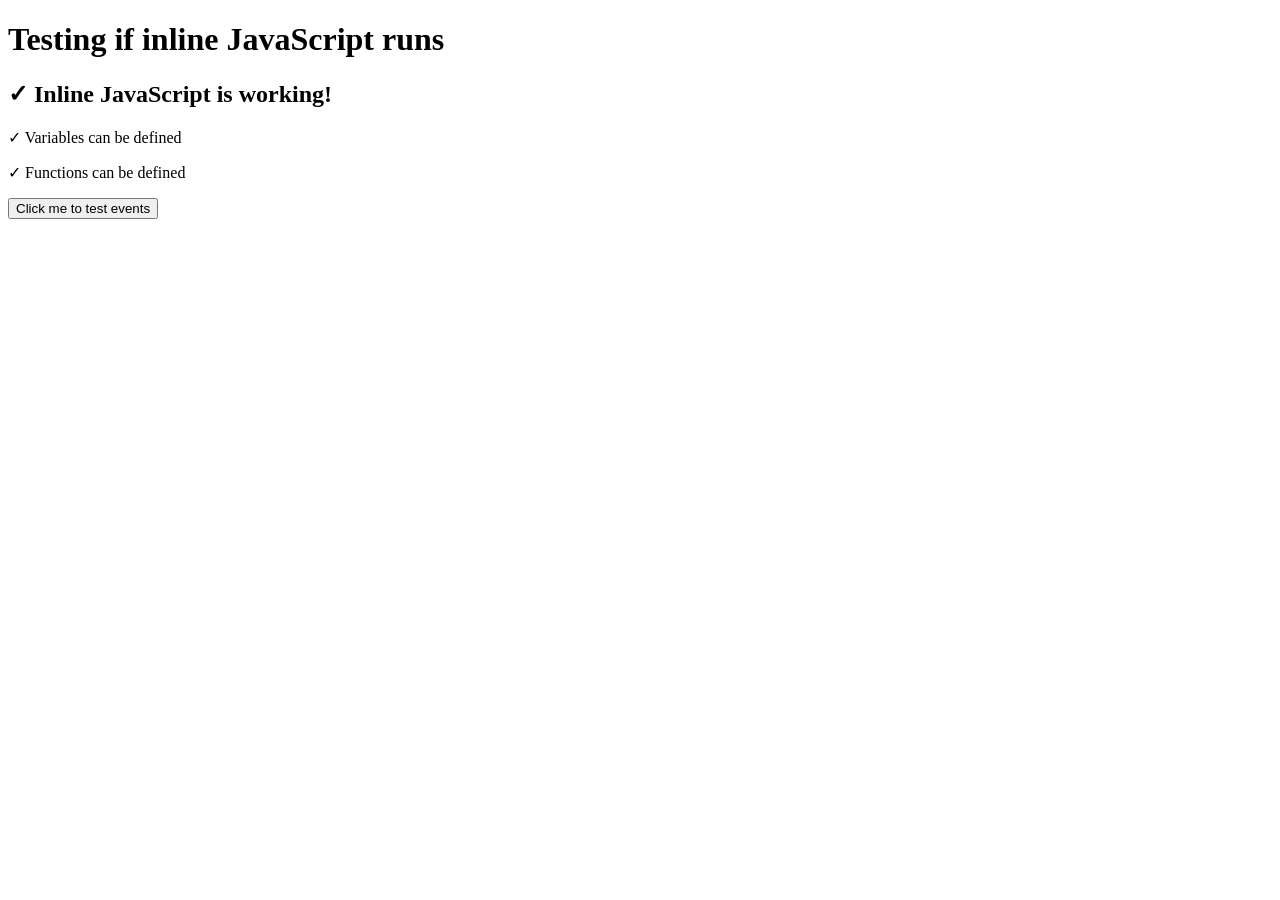
<file: custom-pages/logi/test-inline.html>
<!DOCTYPE html>
<html>
<head>
    <title>Test Inline JavaScript</title>
</head>
<body>
    <h1>Testing if inline JavaScript runs</h1>
    <div id="output"></div>
    
    <script>
        // This tests if inline scripts work
        document.getElementById('output').innerHTML = '<h2>✓ Inline JavaScript is working!</h2>';
        
        // Test variable definition
        const testData = {
            message: "Variables can be defined"
        };
        
        document.getElementById('output').innerHTML += '<p>✓ ' + testData.message + '</p>';
        
        // Test function definition
        function testFunction() {
            return "Functions can be defined";
        }
        
        document.getElementById('output').innerHTML += '<p>✓ ' + testFunction() + '</p>';
        
        // Now let's check console
        console.log('If you see this in console, JavaScript is running');
        
        // Add a button to test
        document.getElementById('output').innerHTML += '<button onclick="alert(\'Click events work!\')">Click me to test events</button>';
    </script>
</body>
</html>
</file>
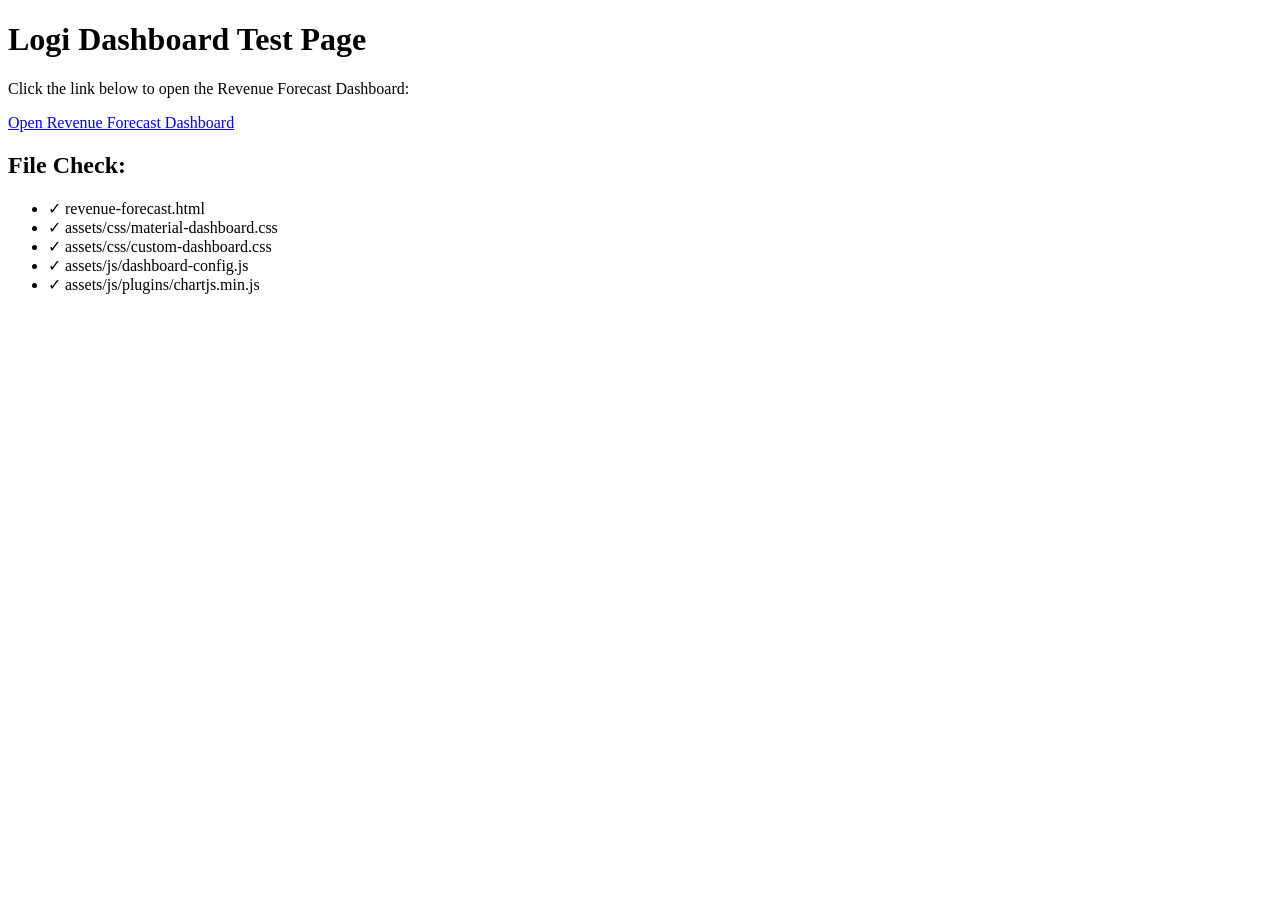
<file: custom-pages/logi/test.html>
<!DOCTYPE html>
<html>
<head>
    <title>Logi Dashboard Test</title>
</head>
<body>
    <h1>Logi Dashboard Test Page</h1>
    <p>Click the link below to open the Revenue Forecast Dashboard:</p>
    <a href="revenue-forecast.html">Open Revenue Forecast Dashboard</a>
    
    <h2>File Check:</h2>
    <ul>
        <li>✓ revenue-forecast.html</li>
        <li>✓ assets/css/material-dashboard.css</li>
        <li>✓ assets/css/custom-dashboard.css</li>
        <li>✓ assets/js/dashboard-config.js</li>
        <li>✓ assets/js/plugins/chartjs.min.js</li>
    </ul>
</body>
</html>
</file>
<file: custom-pages/logi-standalone/assets/css/nucleo-icons.css>
/*--------------------------------

hermes-dashboard-icons Web Font - built using nucleoapp.com
License - nucleoapp.com/license/

-------------------------------- */
@font-face {
  font-family: 'NucleoIcons';
  src: url('../fonts/nucleo-icons.eot');
  src: url('../fonts/nucleo-icons.eot') format('embedded-opentype'), url('../fonts/nucleo-icons.woff2') format('woff2'), url('../fonts/nucleo-icons.woff') format('woff'), url('../fonts/nucleo-icons.ttf') format('truetype'), url('../fonts/nucleo-icons.svg') format('svg');
  font-weight: normal;
  font-style: normal;
}

/*------------------------
    base class definition
-------------------------*/
.ni {
  display: inline-block;
  font: normal normal normal 14px/1 NucleoIcons;
  font-size: inherit;
  text-rendering: auto;
  -webkit-font-smoothing: antialiased;
  -moz-osx-font-smoothing: grayscale;
}

/*------------------------
  change icon size
-------------------------*/
.ni-lg {
  font-size: 1.33333333em;
  line-height: 0.75em;
  vertical-align: -15%;
}

.ni-2x {
  font-size: 2em;
}

.ni-3x {
  font-size: 3em;
}

.ni-4x {
  font-size: 4em;
}

.ni-5x {
  font-size: 5em;
}

/*----------------------------------
  add a square/circle background
-----------------------------------*/
.ni.square,
.ni.circle {
  padding: 0.33333333em;
  vertical-align: -16%;
  background-color: #eee;
}

.ni.circle {
  border-radius: 50%;
}

/*------------------------
  list icons
-------------------------*/
.ni-ul {
  padding-left: 0;
  margin-left: 2.14285714em;
  list-style-type: none;
}

.ni-ul>li {
  position: relative;
}

.ni-ul>li>.ni {
  position: absolute;
  left: -1.57142857em;
  top: 0.14285714em;
  text-align: center;
}

.ni-ul>li>.ni.lg {
  top: 0;
  left: -1.35714286em;
}

.ni-ul>li>.ni.circle,
.ni-ul>li>.ni.square {
  top: -0.19047619em;
  left: -1.9047619em;
}

/*------------------------
  spinning icons
-------------------------*/
.ni.spin {
  -webkit-animation: nc-spin 2s infinite linear;
  -moz-animation: nc-spin 2s infinite linear;
  animation: nc-spin 2s infinite linear;
}

@-webkit-keyframes nc-spin {
  0% {
    -webkit-transform: rotate(0deg);
  }

  100% {
    -webkit-transform: rotate(360deg);
  }
}

@-moz-keyframes nc-spin {
  0% {
    -moz-transform: rotate(0deg);
  }

  100% {
    -moz-transform: rotate(360deg);
  }
}

@keyframes nc-spin {
  0% {
    -webkit-transform: rotate(0deg);
    -moz-transform: rotate(0deg);
    -ms-transform: rotate(0deg);
    -o-transform: rotate(0deg);
    transform: rotate(0deg);
  }

  100% {
    -webkit-transform: rotate(360deg);
    -moz-transform: rotate(360deg);
    -ms-transform: rotate(360deg);
    -o-transform: rotate(360deg);
    transform: rotate(360deg);
  }
}

/*------------------------
  rotated/flipped icons
-------------------------*/
.ni.rotate-90 {
  filter: progid:DXImageTransform.Microsoft.BasicImage(rotation=1);
  -webkit-transform: rotate(90deg);
  -moz-transform: rotate(90deg);
  -ms-transform: rotate(90deg);
  -o-transform: rotate(90deg);
  transform: rotate(90deg);
}

.ni.rotate-180 {
  filter: progid:DXImageTransform.Microsoft.BasicImage(rotation=2);
  -webkit-transform: rotate(180deg);
  -moz-transform: rotate(180deg);
  -ms-transform: rotate(180deg);
  -o-transform: rotate(180deg);
  transform: rotate(180deg);
}

.ni.rotate-270 {
  filter: progid:DXImageTransform.Microsoft.BasicImage(rotation=3);
  -webkit-transform: rotate(270deg);
  -moz-transform: rotate(270deg);
  -ms-transform: rotate(270deg);
  -o-transform: rotate(270deg);
  transform: rotate(270deg);
}

.ni.flip-y {
  filter: progid:DXImageTransform.Microsoft.BasicImage(rotation=0);
  -webkit-transform: scale(-1, 1);
  -moz-transform: scale(-1, 1);
  -ms-transform: scale(-1, 1);
  -o-transform: scale(-1, 1);
  transform: scale(-1, 1);
}

.ni.flip-x {
  filter: progid:DXImageTransform.Microsoft.BasicImage(rotation=2);
  -webkit-transform: scale(1, -1);
  -moz-transform: scale(1, -1);
  -ms-transform: scale(1, -1);
  -o-transform: scale(1, -1);
  transform: scale(1, -1);
}

/*------------------------
    font icons
-------------------------*/

.ni-active-40::before {
  content: "\ea02";
}

.ni-air-baloon::before {
  content: "\ea03";
}

.ni-album-2::before {
  content: "\ea04";
}

.ni-align-center::before {
  content: "\ea05";
}

.ni-align-left-2::before {
  content: "\ea06";
}

.ni-ambulance::before {
  content: "\ea07";
}

.ni-app::before {
  content: "\ea08";
}

.ni-archive-2::before {
  content: "\ea09";
}

.ni-atom::before {
  content: "\ea0a";
}

.ni-badge::before {
  content: "\ea0b";
}

.ni-bag-17::before {
  content: "\ea0c";
}

.ni-basket::before {
  content: "\ea0d";
}

.ni-bell-55::before {
  content: "\ea0e";
}

.ni-bold-down::before {
  content: "\ea0f";
}

.ni-bold-left::before {
  content: "\ea10";
}

.ni-bold-right::before {
  content: "\ea11";
}

.ni-bold-up::before {
  content: "\ea12";
}

.ni-bold::before {
  content: "\ea13";
}

.ni-book-bookmark::before {
  content: "\ea14";
}

.ni-books::before {
  content: "\ea15";
}

.ni-box-2::before {
  content: "\ea16";
}

.ni-briefcase-24::before {
  content: "\ea17";
}

.ni-building::before {
  content: "\ea18";
}

.ni-bulb-61::before {
  content: "\ea19";
}

.ni-bullet-list-67::before {
  content: "\ea1a";
}

.ni-bus-front-12::before {
  content: "\ea1b";
}

.ni-button-pause::before {
  content: "\ea1c";
}

.ni-button-play::before {
  content: "\ea1d";
}

.ni-button-power::before {
  content: "\ea1e";
}

.ni-calendar-grid-58::before {
  content: "\ea1f";
}

.ni-camera-compact::before {
  content: "\ea20";
}

.ni-caps-small::before {
  content: "\ea21";
}

.ni-cart::before {
  content: "\ea22";
}

.ni-chart-bar-32::before {
  content: "\ea23";
}

.ni-chart-pie-35::before {
  content: "\ea24";
}

.ni-chat-round::before {
  content: "\ea25";
}

.ni-check-bold::before {
  content: "\ea26";
}

.ni-circle-08::before {
  content: "\ea27";
}

.ni-cloud-download-95::before {
  content: "\ea28";
}

.ni-cloud-upload-96::before {
  content: "\ea29";
}

.ni-compass-04::before {
  content: "\ea2a";
}

.ni-controller::before {
  content: "\ea2b";
}

.ni-credit-card::before {
  content: "\ea2c";
}

.ni-curved-next::before {
  content: "\ea2d";
}

.ni-delivery-fast::before {
  content: "\ea2e";
}

.ni-diamond::before {
  content: "\ea2f";
}

.ni-email-83::before {
  content: "\ea30";
}

.ni-fat-add::before {
  content: "\ea31";
}

.ni-fat-delete::before {
  content: "\ea32";
}

.ni-fat-remove::before {
  content: "\ea33";
}

.ni-favourite-28::before {
  content: "\ea34";
}

.ni-folder-17::before {
  content: "\ea35";
}

.ni-glasses-2::before {
  content: "\ea36";
}

.ni-hat-3::before {
  content: "\ea37";
}

.ni-headphones::before {
  content: "\ea38";
}

.ni-html5::before {
  content: "\ea39";
}

.ni-istanbul::before {
  content: "\ea3a";
}

.ni-key-25::before {
  content: "\ea3b";
}

.ni-laptop::before {
  content: "\ea3c";
}

.ni-like-2::before {
  content: "\ea3d";
}

.ni-lock-circle-open::before {
  content: "\ea3e";
}

.ni-map-big::before {
  content: "\ea3f";
}

.ni-mobile-button::before {
  content: "\ea40";
}

.ni-money-coins::before {
  content: "\ea41";
}

.ni-note-03::before {
  content: "\ea42";
}

.ni-notification-70::before {
  content: "\ea43";
}

.ni-palette::before {
  content: "\ea44";
}

.ni-paper-diploma::before {
  content: "\ea45";
}

.ni-pin-3::before {
  content: "\ea46";
}

.ni-planet::before {
  content: "\ea47";
}

.ni-ruler-pencil::before {
  content: "\ea48";
}

.ni-satisfied::before {
  content: "\ea49";
}

.ni-scissors::before {
  content: "\ea4a";
}

.ni-send::before {
  content: "\ea4b";
}

.ni-settings-gear-65::before {
  content: "\ea4c";
}

.ni-settings::before {
  content: "\ea4d";
}

.ni-single-02::before {
  content: "\ea4e";
}

.ni-single-copy-04::before {
  content: "\ea4f";
}

.ni-sound-wave::before {
  content: "\ea50";
}

.ni-spaceship::before {
  content: "\ea51";
}

.ni-square-pin::before {
  content: "\ea52";
}

.ni-support-16::before {
  content: "\ea53";
}

.ni-tablet-button::before {
  content: "\ea54";
}

.ni-tag::before {
  content: "\ea55";
}

.ni-tie-bow::before {
  content: "\ea56";
}

.ni-time-alarm::before {
  content: "\ea57";
}

.ni-trophy::before {
  content: "\ea58";
}

.ni-tv-2::before {
  content: "\ea59";
}

.ni-umbrella-13::before {
  content: "\ea5a";
}

.ni-user-run::before {
  content: "\ea5b";
}

.ni-vector::before {
  content: "\ea5c";
}

.ni-watch-time::before {
  content: "\ea5d";
}

.ni-world::before {
  content: "\ea5e";
}

.ni-zoom-split-in::before {
  content: "\ea5f";
}

.ni-collection::before {
  content: "\ea60";
}

.ni-image::before {
  content: "\ea61";
}

.ni-shop::before {
  content: "\ea62";
}

.ni-ungroup::before {
  content: "\ea63";
}

.ni-world-2::before {
  content: "\ea64";
}

.ni-ui-04::before {
  content: "\ea65";
}


/* all icon font classes list here */
</file>
<file: custom-pages/logi-standalone/assets/css/nucleo-svg.css>
/* Generated using nucleoapp.com */
/* --------------------------------

Icon colors

-------------------------------- */

.icon {
  display: inline-block;
  /* icon primary color */
  color: #111111;
  height: 1em;
  width: 1em;
}

.icon use {
  /* icon secondary color - fill */
  fill: #7ea6f6;
}

.icon.icon-outline use {
  /* icon secondary color - stroke */
  stroke: #7ea6f6;
}

/* --------------------------------

Change icon size

-------------------------------- */

.icon-xs {
  height: 0.5em;
  width: 0.5em;
}

.icon-sm {
  height: 0.8em;
  width: 0.8em;
}

.icon-lg {
  height: 1.6em;
  width: 1.6em;
}

.icon-xl {
  height: 2em;
  width: 2em;
}

/* -------------------------------- 

Align icon and text 

-------------------------------- */

.icon-text-aligner {
  /* add this class to parent element that contains icon + text */
  display: flex;
  align-items: center;
}

.icon-text-aligner .icon {
  color: inherit;
  margin-right: 0.4em;
}

.icon-text-aligner .icon use {
  color: inherit;
  fill: currentColor;
}

.icon-text-aligner .icon.icon-outline use {
  stroke: currentColor;
}

/* -------------------------------- 

Icon reset values - used to enable color customizations

-------------------------------- */

.icon {
  fill: currentColor;
  stroke: none;
}

.icon.icon-outline {
  fill: none;
  stroke: currentColor;
}

.icon use {
  stroke: none;
}

.icon.icon-outline use {
  fill: none;
}

/* -------------------------------- 

Stroke effects - Nucleo outline icons

- 16px icons -> up to 1px stroke (16px outline icons do not support stroke changes)
- 24px, 32px icons -> up to 2px stroke
- 48px, 64px icons -> up to 4px stroke

-------------------------------- */

.icon-outline.icon-stroke-1 {
  stroke-width: 1px;
}

.icon-outline.icon-stroke-2 {
  stroke-width: 2px;
}

.icon-outline.icon-stroke-3 {
  stroke-width: 3px;
}

.icon-outline.icon-stroke-4 {
  stroke-width: 4px;
}

.icon-outline.icon-stroke-1 use,
.icon-outline.icon-stroke-3 use {
  -webkit-transform: translateX(0.5px) translateY(0.5px);
  -moz-transform: translateX(0.5px) translateY(0.5px);
  -ms-transform: translateX(0.5px) translateY(0.5px);
  -o-transform: translateX(0.5px) translateY(0.5px);
  transform: translateX(0.5px) translateY(0.5px);
}
</file>
<file: custom-pages/logi-standalone/assets/css/custom-dashboard.css>
/* Custom Dashboard Color Overrides */
/* Based on original React component palette */

:root {
  /* Primary Colors - Blue Theme */
  --custom-primary: #2196f3;
  --custom-orange: #ff9800;
  --custom-purple: #7c4dff;
  --custom-success: #4caf50;
  --custom-danger: #f44335;
  --custom-info: #03a9f4;
  --custom-warning: #ff9800;
  
  /* Grays */
  --custom-dark: #212529;
  --custom-gray: #6c757d;
  --custom-gray-light: #e9ecef;
  --custom-gray-100: #f8f9fa;
  --custom-gray-200: #e9ecef;
  --custom-gray-500: #adb5bd;
  --custom-gray-600: #6c757d;
  --custom-gray-800: #343a40;
}

/* Override Bootstrap/Material Dashboard classes with higher specificity */
body .bg-gradient-primary,
.card .bg-gradient-primary {
  background-image: linear-gradient(195deg, #2196f3 0%, #1976d2 100%) !important;
}

body .bg-primary,
.card .bg-primary {
  background-color: var(--custom-primary) !important;
}

body .text-primary,
.card .text-primary {
  color: var(--custom-primary) !important;
}

body .btn-primary,
.card .btn-primary {
  background-color: var(--custom-primary) !important;
  border-color: var(--custom-primary) !important;
}

body .btn-success,
.card .btn-success {
  background-color: var(--custom-success) !important;
  border-color: var(--custom-success) !important;
}

body .text-success,
.card .text-success,
.card-body .text-success {
  color: var(--custom-success) !important;
}

body .text-danger,
.card .text-danger,
.card-body .text-danger {
  color: var(--custom-danger) !important;
}

.bg-gradient-success {
  background-image: linear-gradient(195deg, #4caf50 0%, #388e3c 100%) !important;
}

.bg-gradient-warning {
  background-image: linear-gradient(195deg, #ff9800 0%, #f57c00 100%) !important;
}

.bg-gradient-info {
  background-image: linear-gradient(195deg, #2196f3 0%, #1976d2 100%) !important;
}

/* Custom badge colors */
.badge-orange {
  background-color: var(--custom-orange);
  color: white;
}

.badge-purple {
  background-color: var(--custom-purple);
  color: white;
}

/* Chart-specific colors */
.chart-pink {
  color: var(--custom-primary);
}

.chart-orange {
  color: var(--custom-orange);
}

.chart-purple {
  color: var(--custom-purple);
}

/* Custom utility classes */
.bg-custom-primary { background-color: var(--custom-primary) !important; }
.bg-custom-orange { background-color: var(--custom-orange) !important; }
.bg-custom-purple { background-color: var(--custom-purple) !important; }
.text-custom-primary { color: var(--custom-primary) !important; }
.text-custom-orange { color: var(--custom-orange) !important; }
.text-custom-purple { color: var(--custom-purple) !important; }

/* Tab customization */
.nav-tabs .nav-link {
  color: var(--custom-gray) !important;
  border-color: transparent !important;
  background-color: transparent !important;
}

.nav-tabs .nav-link:hover {
  color: var(--custom-dark) !important;
  border-color: transparent !important;
  background-color: #f8f9fa !important;
}

.nav-tabs .nav-link.active {
  color: var(--custom-primary) !important;
  background-color: #e3f2fd !important;
  border-bottom: 2px solid var(--custom-primary) !important;
}

/* Remove default Material Dashboard tab styling */
body .nav-tabs .nav-link.active,
body .nav-tabs .nav-link:hover {
  border-color: transparent transparent var(--custom-primary) transparent !important;
}

/* Fix for chart height issues */
canvas {
  max-width: 100% !important;
  height: auto !important;
}

/* Disable chart animations to prevent growing issue */
.chart-container {
  position: relative;
  height: auto;
  width: 100%;
}
</file>
<file: custom-pages/logi/assets/css/nucleo-icons.css>
/*--------------------------------

hermes-dashboard-icons Web Font - built using nucleoapp.com
License - nucleoapp.com/license/

-------------------------------- */
@font-face {
  font-family: 'NucleoIcons';
  src: url('../fonts/nucleo-icons.eot');
  src: url('../fonts/nucleo-icons.eot') format('embedded-opentype'), url('../fonts/nucleo-icons.woff2') format('woff2'), url('../fonts/nucleo-icons.woff') format('woff'), url('../fonts/nucleo-icons.ttf') format('truetype'), url('../fonts/nucleo-icons.svg') format('svg');
  font-weight: normal;
  font-style: normal;
}

/*------------------------
    base class definition
-------------------------*/
.ni {
  display: inline-block;
  font: normal normal normal 14px/1 NucleoIcons;
  font-size: inherit;
  text-rendering: auto;
  -webkit-font-smoothing: antialiased;
  -moz-osx-font-smoothing: grayscale;
}

/*------------------------
  change icon size
-------------------------*/
.ni-lg {
  font-size: 1.33333333em;
  line-height: 0.75em;
  vertical-align: -15%;
}

.ni-2x {
  font-size: 2em;
}

.ni-3x {
  font-size: 3em;
}

.ni-4x {
  font-size: 4em;
}

.ni-5x {
  font-size: 5em;
}

/*----------------------------------
  add a square/circle background
-----------------------------------*/
.ni.square,
.ni.circle {
  padding: 0.33333333em;
  vertical-align: -16%;
  background-color: #eee;
}

.ni.circle {
  border-radius: 50%;
}

/*------------------------
  list icons
-------------------------*/
.ni-ul {
  padding-left: 0;
  margin-left: 2.14285714em;
  list-style-type: none;
}

.ni-ul>li {
  position: relative;
}

.ni-ul>li>.ni {
  position: absolute;
  left: -1.57142857em;
  top: 0.14285714em;
  text-align: center;
}

.ni-ul>li>.ni.lg {
  top: 0;
  left: -1.35714286em;
}

.ni-ul>li>.ni.circle,
.ni-ul>li>.ni.square {
  top: -0.19047619em;
  left: -1.9047619em;
}

/*------------------------
  spinning icons
-------------------------*/
.ni.spin {
  -webkit-animation: nc-spin 2s infinite linear;
  -moz-animation: nc-spin 2s infinite linear;
  animation: nc-spin 2s infinite linear;
}

@-webkit-keyframes nc-spin {
  0% {
    -webkit-transform: rotate(0deg);
  }

  100% {
    -webkit-transform: rotate(360deg);
  }
}

@-moz-keyframes nc-spin {
  0% {
    -moz-transform: rotate(0deg);
  }

  100% {
    -moz-transform: rotate(360deg);
  }
}

@keyframes nc-spin {
  0% {
    -webkit-transform: rotate(0deg);
    -moz-transform: rotate(0deg);
    -ms-transform: rotate(0deg);
    -o-transform: rotate(0deg);
    transform: rotate(0deg);
  }

  100% {
    -webkit-transform: rotate(360deg);
    -moz-transform: rotate(360deg);
    -ms-transform: rotate(360deg);
    -o-transform: rotate(360deg);
    transform: rotate(360deg);
  }
}

/*------------------------
  rotated/flipped icons
-------------------------*/
.ni.rotate-90 {
  filter: progid:DXImageTransform.Microsoft.BasicImage(rotation=1);
  -webkit-transform: rotate(90deg);
  -moz-transform: rotate(90deg);
  -ms-transform: rotate(90deg);
  -o-transform: rotate(90deg);
  transform: rotate(90deg);
}

.ni.rotate-180 {
  filter: progid:DXImageTransform.Microsoft.BasicImage(rotation=2);
  -webkit-transform: rotate(180deg);
  -moz-transform: rotate(180deg);
  -ms-transform: rotate(180deg);
  -o-transform: rotate(180deg);
  transform: rotate(180deg);
}

.ni.rotate-270 {
  filter: progid:DXImageTransform.Microsoft.BasicImage(rotation=3);
  -webkit-transform: rotate(270deg);
  -moz-transform: rotate(270deg);
  -ms-transform: rotate(270deg);
  -o-transform: rotate(270deg);
  transform: rotate(270deg);
}

.ni.flip-y {
  filter: progid:DXImageTransform.Microsoft.BasicImage(rotation=0);
  -webkit-transform: scale(-1, 1);
  -moz-transform: scale(-1, 1);
  -ms-transform: scale(-1, 1);
  -o-transform: scale(-1, 1);
  transform: scale(-1, 1);
}

.ni.flip-x {
  filter: progid:DXImageTransform.Microsoft.BasicImage(rotation=2);
  -webkit-transform: scale(1, -1);
  -moz-transform: scale(1, -1);
  -ms-transform: scale(1, -1);
  -o-transform: scale(1, -1);
  transform: scale(1, -1);
}

/*------------------------
    font icons
-------------------------*/

.ni-active-40::before {
  content: "\ea02";
}

.ni-air-baloon::before {
  content: "\ea03";
}

.ni-album-2::before {
  content: "\ea04";
}

.ni-align-center::before {
  content: "\ea05";
}

.ni-align-left-2::before {
  content: "\ea06";
}

.ni-ambulance::before {
  content: "\ea07";
}

.ni-app::before {
  content: "\ea08";
}

.ni-archive-2::before {
  content: "\ea09";
}

.ni-atom::before {
  content: "\ea0a";
}

.ni-badge::before {
  content: "\ea0b";
}

.ni-bag-17::before {
  content: "\ea0c";
}

.ni-basket::before {
  content: "\ea0d";
}

.ni-bell-55::before {
  content: "\ea0e";
}

.ni-bold-down::before {
  content: "\ea0f";
}

.ni-bold-left::before {
  content: "\ea10";
}

.ni-bold-right::before {
  content: "\ea11";
}

.ni-bold-up::before {
  content: "\ea12";
}

.ni-bold::before {
  content: "\ea13";
}

.ni-book-bookmark::before {
  content: "\ea14";
}

.ni-books::before {
  content: "\ea15";
}

.ni-box-2::before {
  content: "\ea16";
}

.ni-briefcase-24::before {
  content: "\ea17";
}

.ni-building::before {
  content: "\ea18";
}

.ni-bulb-61::before {
  content: "\ea19";
}

.ni-bullet-list-67::before {
  content: "\ea1a";
}

.ni-bus-front-12::before {
  content: "\ea1b";
}

.ni-button-pause::before {
  content: "\ea1c";
}

.ni-button-play::before {
  content: "\ea1d";
}

.ni-button-power::before {
  content: "\ea1e";
}

.ni-calendar-grid-58::before {
  content: "\ea1f";
}

.ni-camera-compact::before {
  content: "\ea20";
}

.ni-caps-small::before {
  content: "\ea21";
}

.ni-cart::before {
  content: "\ea22";
}

.ni-chart-bar-32::before {
  content: "\ea23";
}

.ni-chart-pie-35::before {
  content: "\ea24";
}

.ni-chat-round::before {
  content: "\ea25";
}

.ni-check-bold::before {
  content: "\ea26";
}

.ni-circle-08::before {
  content: "\ea27";
}

.ni-cloud-download-95::before {
  content: "\ea28";
}

.ni-cloud-upload-96::before {
  content: "\ea29";
}

.ni-compass-04::before {
  content: "\ea2a";
}

.ni-controller::before {
  content: "\ea2b";
}

.ni-credit-card::before {
  content: "\ea2c";
}

.ni-curved-next::before {
  content: "\ea2d";
}

.ni-delivery-fast::before {
  content: "\ea2e";
}

.ni-diamond::before {
  content: "\ea2f";
}

.ni-email-83::before {
  content: "\ea30";
}

.ni-fat-add::before {
  content: "\ea31";
}

.ni-fat-delete::before {
  content: "\ea32";
}

.ni-fat-remove::before {
  content: "\ea33";
}

.ni-favourite-28::before {
  content: "\ea34";
}

.ni-folder-17::before {
  content: "\ea35";
}

.ni-glasses-2::before {
  content: "\ea36";
}

.ni-hat-3::before {
  content: "\ea37";
}

.ni-headphones::before {
  content: "\ea38";
}

.ni-html5::before {
  content: "\ea39";
}

.ni-istanbul::before {
  content: "\ea3a";
}

.ni-key-25::before {
  content: "\ea3b";
}

.ni-laptop::before {
  content: "\ea3c";
}

.ni-like-2::before {
  content: "\ea3d";
}

.ni-lock-circle-open::before {
  content: "\ea3e";
}

.ni-map-big::before {
  content: "\ea3f";
}

.ni-mobile-button::before {
  content: "\ea40";
}

.ni-money-coins::before {
  content: "\ea41";
}

.ni-note-03::before {
  content: "\ea42";
}

.ni-notification-70::before {
  content: "\ea43";
}

.ni-palette::before {
  content: "\ea44";
}

.ni-paper-diploma::before {
  content: "\ea45";
}

.ni-pin-3::before {
  content: "\ea46";
}

.ni-planet::before {
  content: "\ea47";
}

.ni-ruler-pencil::before {
  content: "\ea48";
}

.ni-satisfied::before {
  content: "\ea49";
}

.ni-scissors::before {
  content: "\ea4a";
}

.ni-send::before {
  content: "\ea4b";
}

.ni-settings-gear-65::before {
  content: "\ea4c";
}

.ni-settings::before {
  content: "\ea4d";
}

.ni-single-02::before {
  content: "\ea4e";
}

.ni-single-copy-04::before {
  content: "\ea4f";
}

.ni-sound-wave::before {
  content: "\ea50";
}

.ni-spaceship::before {
  content: "\ea51";
}

.ni-square-pin::before {
  content: "\ea52";
}

.ni-support-16::before {
  content: "\ea53";
}

.ni-tablet-button::before {
  content: "\ea54";
}

.ni-tag::before {
  content: "\ea55";
}

.ni-tie-bow::before {
  content: "\ea56";
}

.ni-time-alarm::before {
  content: "\ea57";
}

.ni-trophy::before {
  content: "\ea58";
}

.ni-tv-2::before {
  content: "\ea59";
}

.ni-umbrella-13::before {
  content: "\ea5a";
}

.ni-user-run::before {
  content: "\ea5b";
}

.ni-vector::before {
  content: "\ea5c";
}

.ni-watch-time::before {
  content: "\ea5d";
}

.ni-world::before {
  content: "\ea5e";
}

.ni-zoom-split-in::before {
  content: "\ea5f";
}

.ni-collection::before {
  content: "\ea60";
}

.ni-image::before {
  content: "\ea61";
}

.ni-shop::before {
  content: "\ea62";
}

.ni-ungroup::before {
  content: "\ea63";
}

.ni-world-2::before {
  content: "\ea64";
}

.ni-ui-04::before {
  content: "\ea65";
}


/* all icon font classes list here */
</file>
<file: custom-pages/logi/assets/css/nucleo-svg.css>
/* Generated using nucleoapp.com */
/* --------------------------------

Icon colors

-------------------------------- */

.icon {
  display: inline-block;
  /* icon primary color */
  color: #111111;
  height: 1em;
  width: 1em;
}

.icon use {
  /* icon secondary color - fill */
  fill: #7ea6f6;
}

.icon.icon-outline use {
  /* icon secondary color - stroke */
  stroke: #7ea6f6;
}

/* --------------------------------

Change icon size

-------------------------------- */

.icon-xs {
  height: 0.5em;
  width: 0.5em;
}

.icon-sm {
  height: 0.8em;
  width: 0.8em;
}

.icon-lg {
  height: 1.6em;
  width: 1.6em;
}

.icon-xl {
  height: 2em;
  width: 2em;
}

/* -------------------------------- 

Align icon and text 

-------------------------------- */

.icon-text-aligner {
  /* add this class to parent element that contains icon + text */
  display: flex;
  align-items: center;
}

.icon-text-aligner .icon {
  color: inherit;
  margin-right: 0.4em;
}

.icon-text-aligner .icon use {
  color: inherit;
  fill: currentColor;
}

.icon-text-aligner .icon.icon-outline use {
  stroke: currentColor;
}

/* -------------------------------- 

Icon reset values - used to enable color customizations

-------------------------------- */

.icon {
  fill: currentColor;
  stroke: none;
}

.icon.icon-outline {
  fill: none;
  stroke: currentColor;
}

.icon use {
  stroke: none;
}

.icon.icon-outline use {
  fill: none;
}

/* -------------------------------- 

Stroke effects - Nucleo outline icons

- 16px icons -> up to 1px stroke (16px outline icons do not support stroke changes)
- 24px, 32px icons -> up to 2px stroke
- 48px, 64px icons -> up to 4px stroke

-------------------------------- */

.icon-outline.icon-stroke-1 {
  stroke-width: 1px;
}

.icon-outline.icon-stroke-2 {
  stroke-width: 2px;
}

.icon-outline.icon-stroke-3 {
  stroke-width: 3px;
}

.icon-outline.icon-stroke-4 {
  stroke-width: 4px;
}

.icon-outline.icon-stroke-1 use,
.icon-outline.icon-stroke-3 use {
  -webkit-transform: translateX(0.5px) translateY(0.5px);
  -moz-transform: translateX(0.5px) translateY(0.5px);
  -ms-transform: translateX(0.5px) translateY(0.5px);
  -o-transform: translateX(0.5px) translateY(0.5px);
  transform: translateX(0.5px) translateY(0.5px);
}
</file>
<file: custom-pages/logi/assets/css/custom-dashboard.css>
/* Custom Dashboard Color Overrides */
/* Based on original React component palette */

:root {
  /* Primary Colors - Blue Theme */
  --custom-primary: #2196f3;
  --custom-orange: #ff9800;
  --custom-purple: #7c4dff;
  --custom-success: #4caf50;
  --custom-danger: #f44335;
  --custom-info: #03a9f4;
  --custom-warning: #ff9800;
  
  /* Grays */
  --custom-dark: #212529;
  --custom-gray: #6c757d;
  --custom-gray-light: #e9ecef;
  --custom-gray-100: #f8f9fa;
  --custom-gray-200: #e9ecef;
  --custom-gray-500: #adb5bd;
  --custom-gray-600: #6c757d;
  --custom-gray-800: #343a40;
}

/* Override Bootstrap/Material Dashboard classes with higher specificity */
body .bg-gradient-primary,
.card .bg-gradient-primary {
  background-image: linear-gradient(195deg, #2196f3 0%, #1976d2 100%) !important;
}

body .bg-primary,
.card .bg-primary {
  background-color: var(--custom-primary) !important;
}

body .text-primary,
.card .text-primary {
  color: var(--custom-primary) !important;
}

body .btn-primary,
.card .btn-primary {
  background-color: var(--custom-primary) !important;
  border-color: var(--custom-primary) !important;
}

body .btn-success,
.card .btn-success {
  background-color: var(--custom-success) !important;
  border-color: var(--custom-success) !important;
}

body .text-success,
.card .text-success,
.card-body .text-success {
  color: var(--custom-success) !important;
}

body .text-danger,
.card .text-danger,
.card-body .text-danger {
  color: var(--custom-danger) !important;
}

.bg-gradient-success {
  background-image: linear-gradient(195deg, #4caf50 0%, #388e3c 100%) !important;
}

.bg-gradient-warning {
  background-image: linear-gradient(195deg, #ff9800 0%, #f57c00 100%) !important;
}

.bg-gradient-info {
  background-image: linear-gradient(195deg, #2196f3 0%, #1976d2 100%) !important;
}

/* Custom badge colors */
.badge-orange {
  background-color: var(--custom-orange);
  color: white;
}

.badge-purple {
  background-color: var(--custom-purple);
  color: white;
}

/* Chart-specific colors */
.chart-pink {
  color: var(--custom-primary);
}

.chart-orange {
  color: var(--custom-orange);
}

.chart-purple {
  color: var(--custom-purple);
}

/* Custom utility classes */
.bg-custom-primary { background-color: var(--custom-primary) !important; }
.bg-custom-orange { background-color: var(--custom-orange) !important; }
.bg-custom-purple { background-color: var(--custom-purple) !important; }
.text-custom-primary { color: var(--custom-primary) !important; }
.text-custom-orange { color: var(--custom-orange) !important; }
.text-custom-purple { color: var(--custom-purple) !important; }

/* Tab customization */
.nav-tabs .nav-link {
  color: var(--custom-gray) !important;
  border-color: transparent !important;
  background-color: transparent !important;
}

.nav-tabs .nav-link:hover {
  color: var(--custom-dark) !important;
  border-color: transparent !important;
  background-color: #f8f9fa !important;
}

.nav-tabs .nav-link.active {
  color: var(--custom-primary) !important;
  background-color: #e3f2fd !important;
  border-bottom: 2px solid var(--custom-primary) !important;
}

/* Remove default Material Dashboard tab styling */
body .nav-tabs .nav-link.active,
body .nav-tabs .nav-link:hover {
  border-color: transparent transparent var(--custom-primary) transparent !important;
}

/* Fix for chart height issues */
canvas {
  max-width: 100% !important;
  height: auto !important;
}

/* Disable chart animations to prevent growing issue */
.chart-container {
  position: relative;
  height: auto;
  width: 100%;
}
</file>
